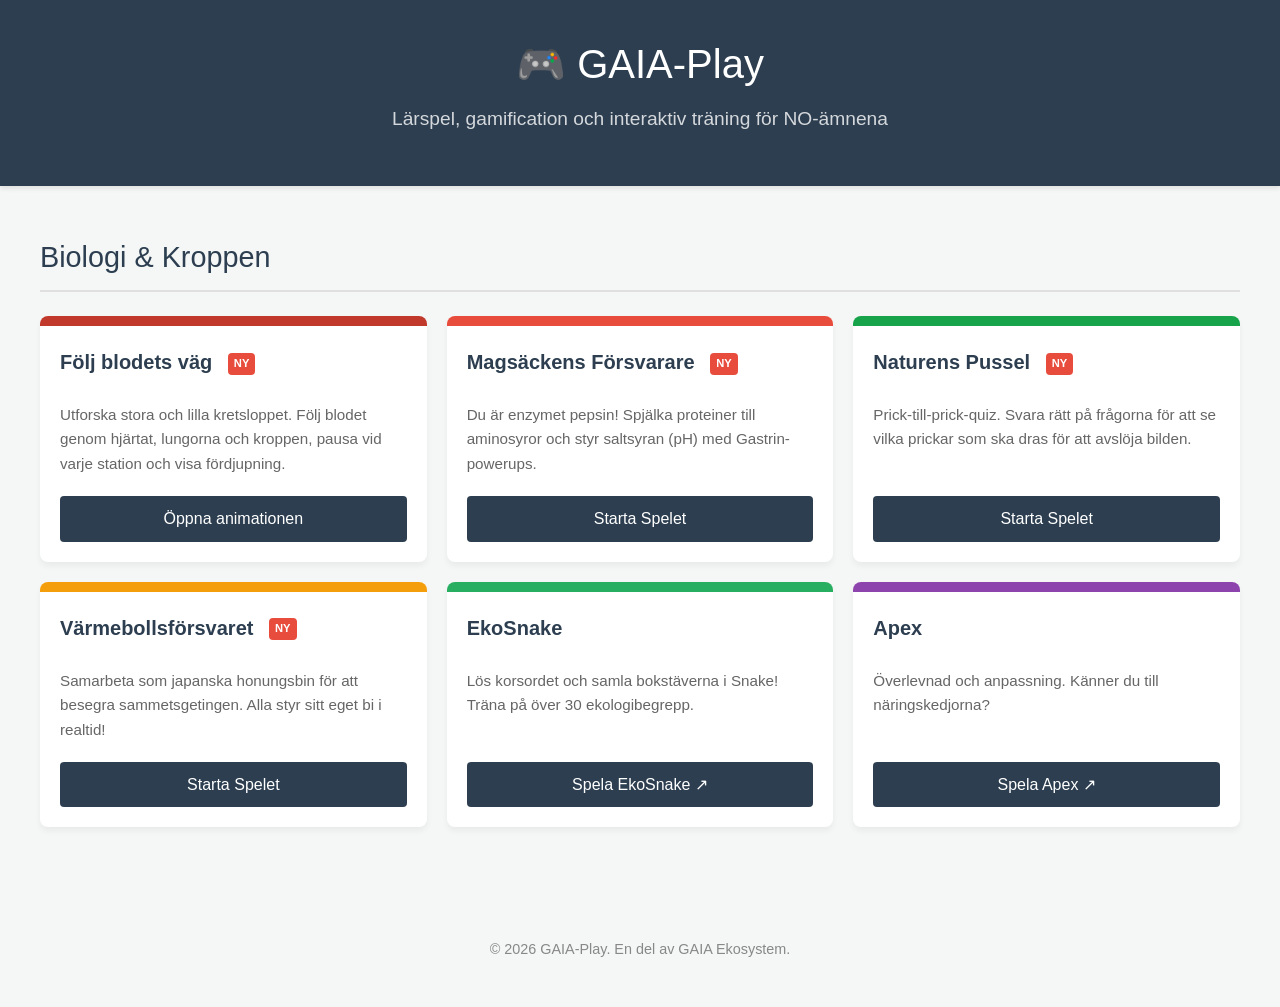
<file: index.html>
<!DOCTYPE html>
<html lang="sv">

<head>
    <meta charset="UTF-8">
    <meta name="viewport" content="width=device-width, initial-scale=1.0">
    <title>GAIA-Play | Pedagogiska Lärspel</title>
    <style>
        :root {
            --primary-color: #2c3e50;
            --accent-color: #e74c3c;
            --bg-color: #f4f7f6;
            --card-bg: #ffffff;
            --text-color: #333;
        }

        body {
            font-family: 'Segoe UI', Tahoma, Geneva, Verdana, sans-serif;
            background-color: var(--bg-color);
            color: var(--text-color);
            margin: 0;
            padding: 0;
            line-height: 1.6;
        }

        header {
            background-color: var(--primary-color);
            color: white;
            padding: 2rem 0;
            text-align: center;
            box-shadow: 0 2px 5px rgba(0, 0, 0, 0.1);
        }

        header h1 {
            margin: 0;
            font-size: 2.5rem;
            font-weight: 300;
        }

        header p {
            margin-top: 0.5rem;
            opacity: 0.8;
            font-size: 1.2rem;
        }

        .container {
            max-width: 1200px;
            margin: 2rem auto;
            padding: 0 20px;
        }

        .category-header {
            border-bottom: 2px solid #e0e0e0;
            padding-bottom: 10px;
            margin-top: 3rem;
            margin-bottom: 1.5rem;
            color: var(--primary-color);
            font-size: 1.8rem;
            font-weight: 300;
        }

        .grid {
            display: grid;
            grid-template-columns: repeat(auto-fill, minmax(300px, 1fr));
            gap: 20px;
        }

        .card {
            background-color: var(--card-bg);
            border-radius: 8px;
            overflow: hidden;
            box-shadow: 0 4px 6px rgba(0, 0, 0, 0.05);
            transition: transform 0.2s, box-shadow 0.2s;
            display: flex;
            flex-direction: column;
        }

        .card:hover {
            transform: translateY(-5px);
            box-shadow: 0 8px 15px rgba(0, 0, 0, 0.1);
        }

        .card-header {
            background-color: var(--accent-color);
            height: 10px;
        }

        .card-body {
            padding: 20px;
            flex-grow: 1;
            display: flex;
            flex-direction: column;
        }

        .card-title {
            margin: 0 0 10px 0;
            font-size: 1.25rem;
            color: var(--primary-color);
        }

        .card-text {
            font-size: 0.95rem;
            color: #666;
            margin-bottom: 20px;
            flex-grow: 1;
        }

        .btn {
            display: inline-block;
            background-color: var(--primary-color);
            color: white;
            padding: 10px 20px;
            text-decoration: none;
            border-radius: 4px;
            text-align: center;
            transition: background-color 0.2s;
            margin-top: auto;
        }

        .btn:hover {
            background-color: #34495e;
        }

        .badge {
            display: inline-block;
            background-color: var(--accent-color);
            color: white;
            font-size: 0.7rem;
            font-weight: bold;
            padding: 2px 6px;
            border-radius: 4px;
            margin-left: 10px;
            vertical-align: middle;
        }

        footer {
            text-align: center;
            padding: 2rem 0;
            margin-top: 4rem;
            color: #888;
            font-size: 0.9rem;
        }
    </style>
</head>

<body>

    <header>
        <h1>🎮 GAIA-Play</h1>
        <p>Lärspel, gamification och interaktiv träning för NO-ämnena</p>
    </header>

    <div class="container">

        <h2 class="category-header">Biologi & Kroppen</h2>
        <div class="grid">
            
            <!-- Blodomloppet -->
            <div class="card">
                <div class="card-header" style="background-color: #c0392b;"></div>
                <div class="card-body">
                    <h3 class="card-title">Följ blodets väg <span class="badge">NY</span></h3>
                    <p class="card-text">Utforska stora och lilla kretsloppet. Följ blodet genom hjärtat, lungorna och kroppen, pausa vid varje station och visa fördjupning.</p>
                    <a href="blodomloppet/index.html" class="btn">Öppna animationen</a>
                </div>
            </div>

            <!-- Magsäckens Försvarare -->
            <div class="card">
                <div class="card-header" style="background-color: #e74c3c;"></div>
                <div class="card-body">
                    <h3 class="card-title">Magsäckens Försvarare <span class="badge">NY</span></h3>
                    <p class="card-text">Du är enzymet pepsin! Spjälka proteiner till aminosyror och styr saltsyran (pH) med Gastrin-powerups.</p>
                    <a href="proteinspjalkning/index.html" class="btn">Starta Spelet</a>
                </div>
            </div>

            <!-- Naturens Pussel -->
            <div class="card">
                <div class="card-header" style="background-color: #16a34a;"></div>
                <div class="card-body">
                    <h3 class="card-title">Naturens Pussel <span class="badge">NY</span></h3>
                    <p class="card-text">Prick-till-prick-quiz. Svara rätt på frågorna för att se vilka prickar som ska dras för att avslöja bilden.</p>
                    <a href="naturens_pussel/index.html" class="btn">Starta Spelet</a>
                </div>
            </div>

            <!-- Värmebollsförsvaret -->
            <div class="card">
                <div class="card-header" style="background-color: #f59e0b;"></div>
                <div class="card-body">
                    <h3 class="card-title">Värmebollsförsvaret <span class="badge">NY</span></h3>
                    <p class="card-text">Samarbeta som japanska honungsbin för att besegra sammetsgetingen. Alla styr sitt eget bi i realtid!</p>
                    <a href="../soundpulse/varmebollen/index.html" class="btn">Starta Spelet</a>
                </div>
            </div>

            <!-- EkoSnake (External Link) -->
            <div class="card">
                <div class="card-header" style="background-color: #27ae60;"></div>
                <div class="card-body">
                    <h3 class="card-title">EkoSnake</h3>
                    <p class="card-text">Lös korsordet och samla bokstäverna i Snake! Träna på över 30 ekologibegrepp.</p>
                    <a href="https://hktcr.github.io/q/ekosnake.html" target="_blank" class="btn">Spela EkoSnake ↗</a>
                </div>
            </div>

            <!-- Apex (External Link) -->
            <div class="card">
                <div class="card-header" style="background-color: #8e44ad;"></div>
                <div class="card-body">
                    <h3 class="card-title">Apex</h3>
                    <p class="card-text">Överlevnad och anpassning. Känner du till näringskedjorna?</p>
                    <a href="https://hktcr.github.io/q/apex-39x5.html" target="_blank" class="btn">Spela Apex ↗</a>
                </div>
            </div>
            
        </div>
        
    </div>

    <footer>
        <p>&copy; 2026 GAIA-Play. En del av GAIA Ekosystem.</p>
    </footer>

</body>

</html>
</file>
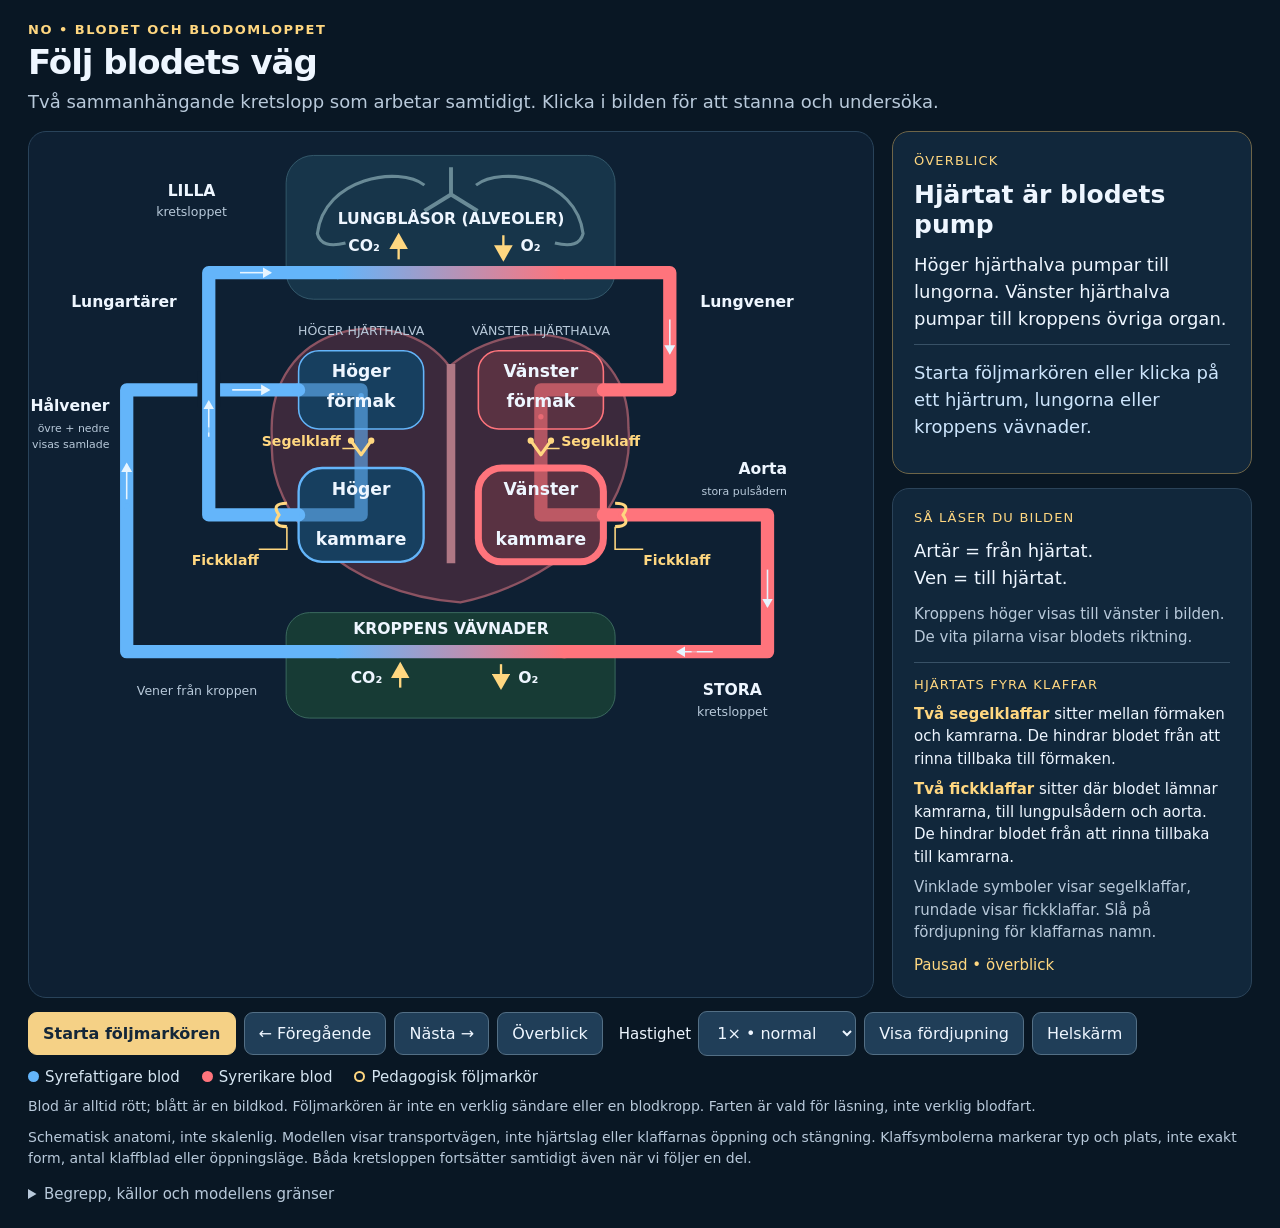
<file: blodomloppet/index.html>
<!doctype html><html lang="sv"><head><meta charset="utf-8"><meta name="viewport" content="width=device-width,initial-scale=1"><title>Blodet och blodomloppet – följ blodets väg</title><style>*{box-sizing:border-box}body{margin:0;background:#091724;color:#eef6ff;font:18px system-ui,-apple-system,Segoe UI,sans-serif}main{max-width:1640px;margin:auto;padding:22px 28px}h1{font-size:34px;letter-spacing:-1px;margin:0 0 6px}.intro{margin:0;color:#b8c9da;font-size:18px}.eyebrow{color:#ffd780;font-size:13px;font-weight:700;letter-spacing:1.5px;margin-bottom:5px}.layout{display:grid;grid-template-columns:minmax(0,1fr) 360px;gap:18px;margin-top:16px}.canvas{background:#0e2033;border:1px solid #29435a;border-radius:18px;overflow:hidden}svg{display:block;width:100%;height:auto;max-height:calc(100vh - 290px);min-height:440px}svg text{font-family:inherit;fill:#eef6ff}.label{font-size:20px;font-weight:650}.small{font-size:16px;fill:#b8c9da}.tiny{font-size:14px;fill:#b8c9da}.chamber{font-size:22px;font-weight:750}.pipe{fill:none;stroke-width:17;stroke-linecap:round;stroke-linejoin:round}.detail{display:none}body.expanded .detail{display:initial}.hotspot{fill:#fff;fill-opacity:0;stroke:#ffd780;stroke-opacity:0;stroke-width:3;cursor:pointer}.hotspot:hover{fill-opacity:.03;stroke-opacity:.6}.hotspot:focus,.hotspot.selected{outline:none;stroke-opacity:1;stroke-width:4}.side{display:flex;flex-direction:column;gap:14px}.card{background:#11273b;border:1px solid #2b4359;border-radius:17px;padding:21px}#info{border-color:#6e6548;min-height:330px}.station{font-size:13px;text-transform:uppercase;letter-spacing:1.2px;color:#ffd780}h2{font-size:25px;line-height:1.18;margin:12px 0}p{line-height:1.5}.card p{margin:12px 0}.card small{font-size:15px;line-height:1.5;color:#b8c9da;display:block}.valve-guide{font-size:15px;line-height:1.5;border-top:1px solid #385166;margin-top:14px;padding-top:12px}.valve-guide p{margin:8px 0}.valve-guide strong{color:#ffd780}.context{border-top:1px solid #385166;padding-top:14px;color:#cde5fc}.blue{color:#83c6ff}.red{color:#ff9097}.meta{font-size:14px;color:#b8c9da}.controls{display:flex;align-items:center;gap:8px;flex-wrap:wrap;margin-top:13px}button,select{font:inherit;font-size:16px;color:#eef6ff;background:#203e58;border:1px solid #536f85;border-radius:9px;padding:11px 14px;cursor:pointer}button:hover{background:#2d5370}button:focus-visible,select:focus-visible,summary:focus-visible{outline:3px solid #ffd780;outline-offset:3px}.primary{background:#f5d186;color:#142739;font-weight:750;border-color:#f5d186}.primary:hover{background:#ffe2a6}button[aria-pressed="true"]{border-color:#ffd780;box-shadow:inset 0 0 0 1px #ffd780}.speed{display:flex;align-items:center;gap:7px;font-size:15px;margin-left:8px}.legend{display:flex;gap:22px;flex-wrap:wrap;font-size:15px;margin-top:12px;color:#d5e5f1}.swatch{display:inline-block;width:11px;height:11px;border-radius:100%;margin-right:6px}.ring{background:transparent;border:2px solid #ffd780}.note{font-size:14px;color:#b8c9da;margin:10px 0 0;line-height:1.5}details{font-size:15px;color:#b8c9da;margin-top:14px;line-height:1.55}summary{cursor:pointer}a{color:#abd7ff}#status{font-size:15px;color:#ffd780;margin:10px 0 0}#detailText{display:none}body.expanded #detailText{display:block}.visually-hidden{position:absolute;width:1px;height:1px;padding:0;margin:-1px;overflow:hidden;clip:rect(0,0,0,0);white-space:nowrap;border:0}@media(max-width:1050px){svg{max-height:none;min-height:0}main{padding:18px}.layout{grid-template-columns:1fr}.side{display:grid;grid-template-columns:1fr 1fr}#info{min-height:0}.controls{gap:7px}h1{font-size:30px}}@media(max-width:620px){.side{display:flex}h1{font-size:26px}.intro{font-size:16px}button,select{font-size:14px;padding:10px}.speed{margin-left:0}.card{padding:17px}.legend{gap:12px}.canvas{overflow-x:auto}svg{min-width:640px}}@media(prefers-reduced-motion:reduce){*{scroll-behavior:auto}}</style></head><body><main><header><div class="eyebrow">NO • BLODET OCH BLODOMLOPPET</div><h1>Följ blodets väg</h1><p class="intro">Två sammanhängande kretslopp som arbetar samtidigt. Klicka i bilden för att stanna och undersöka.</p></header><div class="layout"><section class="canvas" aria-label="Interaktiv modell av blodomloppet"><svg id="diagram" viewBox="0 0 1080 775" role="group" aria-labelledby="svgtitle svgdesc"><title id="svgtitle">Stora och lilla kretsloppet</title><desc id="svgdesc">Höger hjärthalva visas till vänster i bilden. Syrefattigare blod går från hålvenerna genom höger förmak, trikuspidalklaffen och höger kammare, genom pulmonalisklaffen och lungartärerna till lungorna. Syrerikare blod återkommer via lungvener, vänster förmak, mitralisklaff och vänster kammare, passerar aortaklaffen och går via aorta till kroppens kapillärer och via vener tillbaka. Färgerna är symboliska.</desc>
<defs><linearGradient id="lunggrad" gradientUnits="userSpaceOnUse" x1="395" x2="685" y1="180" y2="180"><stop offset="0" stop-color="#64b5fa"/><stop offset="1" stop-color="#ff747c"/></linearGradient><linearGradient id="bodygrad" gradientUnits="userSpaceOnUse" x1="395" x2="685" y1="665" y2="665"><stop offset="0" stop-color="#64b5fa"/><stop offset="1" stop-color="#ff747c"/></linearGradient><marker id="arrowO" markerWidth="8" markerHeight="8" refX="6" refY="4" orient="auto"><path d="M0 0L7 4L0 8Z" fill="#ffd780"/></marker><marker id="arrowW" markerWidth="7" markerHeight="7" refX="5" refY="3.5" orient="auto"><path d="M0 0L6 3.5L0 7Z" fill="#e7f5ff"/></marker></defs>
<!-- Organ fields and a deliberately schematic four-chamber cutaway. -->
<rect x="329" y="30" width="421" height="184" rx="35" fill="#17354a" stroke="#3d6476"/><path d="M506 68 C474 43 378 58 369 130 Q374 150 405 142 M572 68 C604 43 700 58 709 130 Q704 150 673 142" fill="none" stroke="#698a96" stroke-width="4"/><path d="M540 45V80M540 80L506 101M540 80L574 101" stroke="#698a96" stroke-width="5" fill="none"/>
<text x="540" y="118" text-anchor="middle" class="label">LUNGBLÅSOR (ALVEOLER)</text><text x="540" y="205" text-anchor="middle" class="detail tiny">Lungkapillärer • gasutbyte genom tunna väggar</text>
<path d="M538 300 C475 215 300 240 311 394 C304 494 406 591 552 602 C659 579 778 498 767 378 C768 254 628 226 538 300Z" fill="#3b293c" stroke="#8c5362" stroke-width="3"/>
<text x="425" y="260" text-anchor="middle" class="small">HÖGER HJÄRTHALVA</text><text x="655" y="260" text-anchor="middle" class="small">VÄNSTER HJÄRTHALVA</text>
<rect x="345" y="280" width="160" height="100" rx="26" fill="#173f5f" stroke="#64b5fa" stroke-width="2"/><rect x="345" y="430" width="160" height="120" rx="30" fill="#173f5f" stroke="#64b5fa" stroke-width="3"/><rect x="575" y="280" width="160" height="100" rx="26" fill="#593242" stroke="#ff747c" stroke-width="2"/><rect x="575" y="430" width="160" height="120" rx="30" fill="#593242" stroke="#ff747c" stroke-width="9"/>
<path d="M540 297V552" stroke="#af7784" stroke-width="11"/><text x="540" y="579" text-anchor="middle" class="detail tiny">Skiljevägg • blodet blandas normalt inte här</text>
<rect x="329" y="615" width="421" height="135" rx="30" fill="#173b35" stroke="#46796a"/><text x="540" y="642" text-anchor="middle" class="label">KROPPENS VÄVNADER</text><text x="540" y="739" text-anchor="middle" class="detail tiny">Kapillärer ↔ vävnadsvätska ↔ celler</text>
<!-- Directed paths in their physiological order. -->
<g id="pipes">
<path id="p0" class="pipe" stroke="#64b5fa" d="M395 665 H125 V330 H345"/>
<path id="p1" class="pipe" stroke="#64b5fa" d="M345 330 H425 V490 H345" opacity=".60"/>
<path d="M230 307 V353" stroke="#0e2033" stroke-width="29" fill="none"/>
<path id="p2" class="pipe" stroke="#64b5fa" d="M345 490 H230 V180 H395"/>
<path id="p3" class="pipe" stroke="url(#lunggrad)" d="M395 180 H685"/>
<path id="p4" class="pipe" stroke="#ff747c" d="M685 180 H820 V330 H735"/>
<path id="p5" class="pipe" stroke="#ff747c" d="M735 330 H655 V490 H735" opacity=".60"/>
<path id="p6" class="pipe" stroke="#ff747c" d="M735 490 H945 V665 H685"/>
<path id="p7" class="pipe" stroke="url(#bodygrad)" d="M685 665 H395"/>
</g>
<g fill="none" stroke="#e7f5ff" stroke-width="2" marker-end="url(#arrowW)"><path d="M125 470V425"/><path d="M260 330H307"/><path d="M230 390V345"/><path d="M270 180H309"/><path d="M820 240V283"/><path d="M945 560V607"/><path d="M875 665H830"/></g>
<g id="particles"></g>
<!-- Schematic valve-type symbols: angular AV valves and rounded outflow valves. No cardiac-cycle timing. -->
<g id="valves" stroke="#ffd780" stroke-width="4" stroke-linejoin="round" fill="none">
<g role="img" aria-label="Segelklaff mellan höger förmak och höger kammare"><title>Segelklaff: trikuspidalklaffen</title><path d="M412 395L425 413L438 395"/><circle cx="412" cy="395" r="2" fill="#ffd780"/><circle cx="438" cy="395" r="2" fill="#ffd780"/></g>
<g role="img" aria-label="Segelklaff mellan vänster förmak och vänster kammare"><title>Segelklaff: mitralisklaffen</title><path d="M642 395L655 413L668 395"/><circle cx="642" cy="395" r="2" fill="#ffd780"/><circle cx="668" cy="395" r="2" fill="#ffd780"/></g>
<g role="img" aria-label="Fickklaff från höger kammare till lungartärerna"><title>Fickklaff: pulmonalisklaffen</title><path d="M330 475Q309 475 320 490Q309 505 330 505"/></g>
<g role="img" aria-label="Fickklaff från vänster kammare till aorta"><title>Fickklaff: aortaklaffen</title><path d="M750 475Q771 475 760 490Q771 505 750 505"/></g>
</g>
<g class="chamber" text-anchor="middle"><text x="425" y="313">Höger</text><text x="425" y="352">förmak</text><text x="425" y="465">Höger</text><text x="425" y="529">kammare</text><text x="655" y="313">Vänster</text><text x="655" y="352">förmak</text><text x="655" y="465">Vänster</text><text x="655" y="529">kammare</text></g>
<g class="valve-labels" fill="#ffd780" font-size="18" font-weight="650">
<text x="399" y="402" text-anchor="end" style="fill:#ffd780">Segelklaff</text><text x="681" y="402" style="fill:#ffd780">Segelklaff</text>
<text x="294" y="554" text-anchor="end" style="fill:#ffd780">Fickklaff</text><text x="786" y="554" style="fill:#ffd780">Fickklaff</text>
</g>
<g fill="none" stroke="#ffd780" stroke-width="2"><path d="M401 405H419M661 405H679M330 505V534H294M750 505V534H786"/></g>
<text x="399" y="422" text-anchor="end" class="detail tiny">Trikuspidalklaff</text><text x="681" y="422" class="detail tiny">Mitralisklaff</text>
<text x="294" y="576" text-anchor="end" class="detail tiny">Pulmonalisklaff</text><text x="786" y="576" class="detail tiny">Aortaklaff</text>
<text x="208" y="82" class="label" text-anchor="middle">LILLA</text><text x="208" y="108" class="small" text-anchor="middle">kretsloppet</text><text x="189" y="224" class="label" text-anchor="end">Lungartärer</text><text x="859" y="224" class="label">Lungvener</text>
<text x="103" y="357" text-anchor="end" class="label">Hålvener</text><text x="103" y="384" text-anchor="end" class="tiny">övre + nedre</text><text x="103" y="405" text-anchor="end" class="tiny">visas samlade</text>
<text x="970" y="438" class="label" text-anchor="end">Aorta</text><text x="970" y="464" class="tiny" text-anchor="end">stora pulsådern</text>
<text x="215" y="720" class="small" text-anchor="middle">Vener från kroppen</text><text x="900" y="720" class="label" text-anchor="middle">STORA</text><text x="900" y="747" class="small" text-anchor="middle">kretsloppet</text>
<!-- Gas exchange arrows: distinct from flow arrows. -->
<g stroke="#ffd780" stroke-width="3" fill="none" marker-end="url(#arrowO)"><path d="M473 163V132"/><path d="M607 132V163"/><path d="M604 681V711"/><path d="M475 711V681"/></g>
<text x="449" y="152" class="label" text-anchor="end">CO₂</text><text x="629" y="152" class="label">O₂</text><text x="452" y="705" class="label" text-anchor="end">CO₂</text><text x="626" y="705" class="label">O₂</text>
<g id="hotspots">
<rect class="hotspot" data-topic="ra" x="345" y="280" width="160" height="100" rx="26" role="button" tabindex="0" aria-label="Höger förmak: pausa och förklara"><title>Höger förmak: klicka för att pausa och läsa</title></rect>
<rect class="hotspot" data-topic="rv" x="345" y="430" width="160" height="120" rx="30" role="button" tabindex="0" aria-label="Höger kammare: pausa och förklara"><title>Höger kammare: klicka för att pausa och läsa</title></rect>
<rect class="hotspot" data-topic="la" x="575" y="280" width="160" height="100" rx="26" role="button" tabindex="0" aria-label="Vänster förmak: pausa och förklara"><title>Vänster förmak: klicka för att pausa och läsa</title></rect>
<rect class="hotspot" data-topic="lv" x="575" y="430" width="160" height="120" rx="30" role="button" tabindex="0" aria-label="Vänster kammare: pausa och förklara"><title>Vänster kammare: klicka för att pausa och läsa</title></rect>
<rect class="hotspot" data-topic="lung" x="329" y="30" width="421" height="184" rx="35" role="button" tabindex="0" aria-label="Lungorna: pausa och förklara"><title>Lungorna: klicka för att pausa och läsa</title></rect>
<rect class="hotspot" data-topic="body" x="329" y="615" width="421" height="135" rx="30" role="button" tabindex="0" aria-label="Kroppens vävnader: pausa och förklara"><title>Kroppens vävnader: klicka för att pausa och läsa</title></rect>
</g><g id="tracker" aria-hidden="true" pointer-events="none"><circle r="15" fill="#091724" stroke="#ffd780" stroke-width="4"/><circle r="4" fill="#ffd780"/></g></svg></section><aside class="side"><section id="info" class="card" aria-live="polite" aria-atomic="true"><div id="station" class="station">Överblick</div><h2 id="infoTitle">Hjärtat är blodets pump</h2><p id="infoText">Höger hjärthalva pumpar till lungorna. Vänster hjärthalva pumpar till kroppens övriga organ.</p><p id="transport" class="context">Starta följmarkören eller klicka på ett hjärtrum, lungorna eller kroppens vävnader.</p><small id="detailText"></small></section><section class="card"><div class="station">Så läser du bilden</div><p>Artär = från hjärtat.<br>Ven = till hjärtat.</p><small>Kroppens höger visas till vänster i bilden. De vita pilarna visar blodets riktning.</small><div class="valve-guide"><div class="station">Hjärtats fyra klaffar</div><p><strong>Två segelklaffar</strong> sitter mellan förmaken och kamrarna. De hindrar blodet från att rinna tillbaka till förmaken.</p><p><strong>Två fickklaffar</strong> sitter där blodet lämnar kamrarna, till lungpulsådern och aorta. De hindrar blodet från att rinna tillbaka till kamrarna.</p><small>Vinklade symboler visar segelklaffar, rundade visar fickklaffar. Slå på fördjupning för klaffarnas namn.</small></div><p id="status" role="status">Pausad • överblick</p></section></aside></div><div class="controls" role="group" aria-label="Animationskontroller"><button id="play" class="primary">Starta följmarkören</button><button id="back" aria-label="Föregående station och pausa">← Föregående</button><button id="next" aria-label="Nästa station och pausa">Nästa →</button><button id="overview">Överblick</button><label class="speed">Hastighet <select id="speed"><option value="0.5">0,5× • lugn</option><option value="1" selected>1× • normal</option><option value="1.5">1,5× • snabb</option></select></label><button id="details" aria-pressed="false">Visa fördjupning</button><button id="full">Helskärm</button></div><div class="legend"><span><i class="swatch" style="background:#64b5fa"></i>Syrefattigare blod</span><span><i class="swatch" style="background:#ff747c"></i>Syrerikare blod</span><span><i class="swatch ring"></i>Pedagogisk följmarkör</span></div><p class="note">Blod är alltid rött; blått är en bildkod. Följmarkören är inte en verklig sändare eller en blodkropp. Farten är vald för läsning, inte verklig blodfart.</p><p class="note">Schematisk anatomi, inte skalenlig. Modellen visar transportvägen, inte hjärtslag eller klaffarnas öppning och stängning. Klaffsymbolerna markerar typ och plats, inte exakt form, antal klaffblad eller öppningsläge. Båda kretsloppen fortsätter samtidigt även när vi följer en del.</p><details><summary>Begrepp, källor och modellens gränser</summary><p>Begreppen anknyter till ”Blodet och blodomloppet”, ”Hjärtat” och ”Andningen” i ENKEL Biologi 7–9, del 2 (Tengnäs Läromedel, trycksidor 14–16 och 19). Häftets begrepp används, men dess missvisande formuleringar om bland annat röda blodkroppars näringstransport och blodkärlens färger har inte förts över.</p><p>Grundvyn visar transportvägen och de två klafftyperna. Fördjupning visar de fyra klaffarnas namn samt fler detaljer om gastransport. Dessa tillägg är förklaringar, inte nya provkrav.</p><p>Syre transporteras främst bundet till hemoglobin i röda blodkroppar. Näring, exempelvis druvsocker (glukos), transporteras i blodplasma. Koldioxid transporteras främst som bikarbonat i plasma, men också bundet till hemoglobin och löst i blodet. Bikarbonat bildas till stor del med hjälp av enzym i röda blodkroppar. Både syrerikare och syrefattigare blod innehåller syre och koldioxid.</p><p>Modellen avser normal cirkulation efter födseln. Lungkretsloppet och kroppskretsloppet är seriekopplade. Kärlens grenar, leverns portakretslopp och hjärtats kranskärl visas inte. Övre och nedre hålven visas samlade. Kärlkorsningen till vänster om hjärtat är en över/underpassage, ingen förbindelse. Gasernas nettotransport styrs av skillnader i partialtryck. Färgövergång, avstånd, punktantal, markeringsfart och hjärtväggar är förenklade och visar inga mätvärden.</p><p>Källkontroll 14 oktober 2026, klafförtydligande 15 oktober 2026: <a href="https://www.1177.se/liv--halsa/sa-fungerar-kroppen/hjarta-och-blodomlopp/">1177: Så fungerar hjärtat och blodomloppet</a>; <a href="https://www.nhlbi.nih.gov/health/heart/blood-flow">NHLBI: How Blood Flows through the Heart</a>; <a href="https://www.nhlbi.nih.gov/health/heart/anatomy">NHLBI: What the Heart Looks Like</a>; <a href="https://www.nhlbi.nih.gov/health/lungs">NHLBI: How the Lungs Work</a>; <a href="https://www.1177.se/Skane/liv--halsa/sa-fungerar-kroppen/blodet/">1177: Så fungerar blodet</a>; <a href="https://www.ncbi.nlm.nih.gov/books/NBK532988/">NCBI Bookshelf: Physiology, Carbon Dioxide Transport</a>.</p><p>Filen fungerar utan internet. Tabba till bildens sex klickytor och tryck Enter eller mellanslag. Utanför knappar och formulärfält: mellanslag spelar/pausar, vänster/höger pil byter station och pausar. Startläget är alltid pausat.</p></details></main><script>
const $=id=>document.getElementById(id),NS='http://www.w3.org/2000/svg';
const paths=Array.from(document.querySelectorAll('.pipe')),lengths=paths.map(p=>p.getTotalLength()),starts=[];let total=0;lengths.forEach(n=>{starts.push(total);total+=n});
const topics=[
{id:'veins',pos:0,title:'Venerna för blod tillbaka',text:'Från kroppens kapillärer går blodet genom vener och hålvener till höger förmak.',cargo:'Här är blodet syrefattigare och för med sig koldioxid från vävnaderna.',extra:'Övre och nedre hålven visas som en gemensam väg. Syrefattigare blod innehåller fortfarande syre.'},
{id:'ra',pos:starts[1],title:'Höger förmak',text:'Tar emot blod från hålvenerna. Blodet går vidare genom en segelklaff till höger kammare. Klaffen hindrar blodet från att rinna tillbaka till förmaket.',cargo:'Nästa del av vägen: höger kammare → lungorna.',extra:'Klaffen mellan höger förmak och höger kammare heter trikuspidalklaffen.'},
{id:'rv',pos:starts[1]+180,title:'Höger kammare',text:'Pumpar blod genom en fickklaff och ut i lungartärerna. Klaffen hindrar blodet från att rinna tillbaka till kammaren. Härifrån går blodet mot lungorna.',cargo:'Lilla kretsloppet: höger kammare → lungor → vänster förmak.',extra:'Utflödesklaffen heter pulmonalisklaffen. Höger kammare och vänster kammare pumpar samtidigt.'},
{id:'pa',pos:starts[2],title:'Lungartärerna',text:'Leder blod från höger kammare till lungornas kapillärer.',cargo:'Artär betyder från hjärtat. Lungartärerna för syrefattigare blod.',extra:'Blodet passerar pulmonalisklaffen innan det kommer ut i lungartärerna.'},
{id:'lung',pos:starts[3],title:'Lungblåsor och kapillärer',text:'Syre går från lungblåsorna till blodet. Koldioxid går från blodet till lungblåsorna och andas ut.',cargo:'Blodet blir syrerikare. Syret binds främst till hemoglobin i röda blodkroppar.',extra:'Lungblåsor kallas alveoler. Syre och koldioxid diffunderar över tunna väggar; nettotransporten följer skillnader i partialtryck.'},
{id:'pv',pos:starts[4],title:'Lungvenerna',text:'Leder blod från lungorna tillbaka till vänster förmak.',cargo:'Ven betyder till hjärtat. Lungvenerna för syrerikare blod.',extra:'Lilla kretsloppet slutar vid vänster förmak. Syrerikare blod innehåller också koldioxid.'},
{id:'la',pos:starts[5],title:'Vänster förmak',text:'Tar emot blod från lungvenerna. Blodet går genom en segelklaff till vänster kammare. Klaffen hindrar blodet från att rinna tillbaka till förmaket.',cargo:'Nästa del av vägen: vänster kammare → kroppens organ.',extra:'Klaffen mellan vänster förmak och vänster kammare heter mitralisklaffen.'},
{id:'lv',pos:starts[5]+180,title:'Vänster kammare',text:'Pumpar blod genom en fickklaff till aorta, som också kallas stora pulsådern. Klaffen hindrar blodet från att rinna tillbaka till kammaren.',cargo:'Stora kretsloppet: vänster kammare → kroppen → höger förmak.',extra:'Utflödesklaffen heter aortaklaffen. Vänster kammare har kraftigare muskelvägg eftersom den pumpar mot högre tryck.'},
{id:'aorta',pos:starts[6],title:'Aorta – stora pulsådern',text:'Aorta förgrenas i artärer som leder blod till kroppens organ och deras kapillärer.',cargo:'Syre följer främst med röda blodkroppar. Näring, t.ex. druvsocker (glukos), finns i blodplasman.',extra:'Druvsocker heter också glukos. Alla ämnen sitter inte på samma transportör; följmarkören visar bara färdvägen.'},
{id:'body',pos:starts[7],title:'Kroppens kapillärer och celler',text:'Syre och näring lämnar blodet och når cellerna. Koldioxid från cellerna går till blodet.',cargo:'Vävnader består av celler. Blodet blir syrefattigare och återvänder genom vener.',extra:'Utbytet sker via vävnadsvätskan. Syre används i cellandningen. Koldioxid transporteras främst som bikarbonat i plasma, men även bundet till hemoglobin och löst i blodet.'}
];
const hotspots=Array.from(document.querySelectorAll('.hotspot'));const dots=[];for(let i=0;i<16;i++){const e=document.createElementNS(NS,'circle');e.setAttribute('r','3.4');e.setAttribute('opacity','.65');$('particles').append(e);dots.push(e)}
let q=1,elapsed=0,playing=false,following=false,speed=1,active=-1,expanded=false,inspecting=false,last=null;
function normalized(n,m){return((n%m)+m)%m}
function locate(distance){let d=normalized(distance,total),i=0;while(i<paths.length-1&&d>lengths[i]){d-=lengths[i];i++}const p=paths[i].getPointAtLength(d);return{...p,x:p.x,y:p.y,i,d}}
function color(i,d){let f=i<3?0:i===3?d/lengths[i]:i<7?1:1-d/lengths[i],a=[100,181,250],b=[255,116,124];return'rgb('+a.map((v,k)=>Math.round(v+(b[k]-v)*f)).join(',')+')'}
function showInfo(i){if(active===i)return;active=i;const item=topics[i];$('station').textContent=inspecting?'Vald struktur • rörelsen är pausad':'Följ blodets väg • '+(i+1)+' / '+topics.length;$('infoTitle').textContent=item.title;$('infoText').textContent=item.text;$('transport').textContent=item.cargo;$('detailText').textContent=item.extra;hotspots.forEach(e=>e.classList.toggle('selected',e.dataset.topic===item.id))}
function sync(){ $('info').setAttribute('aria-live',playing?'off':'polite');$('play').textContent=playing?'Pausa':following?'Fortsätt':'Starta följmarkören';$('play').setAttribute('aria-pressed',String(playing));$('status').textContent=playing?'Följer blodets väg • '+String(speed).replace('.',',')+'×':following?'Pausad • markör vid '+topics[Math.floor(normalized(q,topics.length))].title:inspecting?'Pausad • vald struktur':'Pausad • överblick';$('tracker').style.display=following?'':'none';}
function render(){dots.forEach((e,k)=>{const p=locate(elapsed*50+k*total/dots.length);e.setAttribute('cx',p.x);e.setAttribute('cy',p.y);e.setAttribute('fill',color(p.i,p.d));e.style.visibility=p.i===0&&p.y===330&&p.x>215&&p.x<245?'hidden':'visible'});if(following){const idx=Math.floor(normalized(q,topics.length)),f=normalized(q,1),start=topics[idx].pos,end=idx+1<topics.length?topics[idx+1].pos:total;const p=locate(start+f*(end-start));$('tracker').setAttribute('transform','translate('+p.x+' '+p.y+')');$('tracker').style.visibility=p.i===0&&p.y===330&&p.x>211&&p.x<249?'hidden':'visible';if(!inspecting)showInfo(idx)}}
function toggle(){following=true;inspecting=false;active=-1;playing=!playing;sync();render()}
function choose(i){inspecting=false;q=normalized(i,topics.length)+.32;following=true;playing=false;active=-1;sync();render()}
function inspect(i){playing=false;inspecting=true;active=-1;sync();showInfo(i);render()}
function overview(){playing=false;inspecting=false;following=false;active=-1;$('station').textContent='Överblick';$('infoTitle').textContent='Hjärtat är blodets pump';$('infoText').textContent='Höger hjärthalva pumpar till lungorna. Vänster hjärthalva pumpar till kroppens övriga organ.';$('transport').textContent='Starta följmarkören eller klicka på ett hjärtrum, lungorna eller kroppens vävnader.';$('detailText').textContent='Kretsloppen är seriekopplade och arbetar samtidigt. Skiljeväggen håller normalt höger och vänster hjärthalvas blod åtskilda.';hotspots.forEach(e=>e.classList.remove('selected'));sync();render()}
$('play').addEventListener('click',toggle);$('next').addEventListener('click',()=>choose(inspecting?active+1:following?Math.floor(normalized(q,topics.length))+1:1));$('back').addEventListener('click',()=>choose(inspecting?active-1:following?Math.floor(normalized(q,topics.length))-1:0));$('overview').addEventListener('click',overview);$('speed').addEventListener('change',e=>{speed=Number(e.target.value);sync()});$('details').addEventListener('click',()=>{expanded=!expanded;document.body.classList.toggle('expanded',expanded);$('details').setAttribute('aria-pressed',String(expanded));$('details').textContent=expanded?'Dölj fördjupning':'Visa fördjupning'});$('full').addEventListener('click',async()=>{try{if(document.fullscreenElement)await document.exitFullscreen();else if(document.documentElement.requestFullscreen)await document.documentElement.requestFullscreen();else $('status').textContent='Helskärm saknas här. Använd webbläsarens helskärmsläge.'}catch{$('status').textContent='Helskärm kunde inte öppnas. Använd webbläsarens helskärmsläge.'}});
hotspots.forEach(e=>{const activate=()=>inspect(topics.findIndex(t=>t.id===e.dataset.topic));e.addEventListener('click',activate);e.addEventListener('keydown',ev=>{if(ev.key==='Enter'||ev.code==='Space'){ev.preventDefault();ev.stopPropagation();activate()}})});
document.addEventListener('keydown',e=>{if(e.defaultPrevented||/SELECT|BUTTON|INPUT|SUMMARY/.test(e.target.tagName)||e.target.closest?.('.hotspot'))return;if(e.code==='Space'){e.preventDefault();toggle()}else if(e.key==='ArrowRight'){e.preventDefault();choose(inspecting?active+1:following?Math.floor(normalized(q,topics.length))+1:1)}else if(e.key==='ArrowLeft'){e.preventDefault();choose(inspecting?active-1:following?Math.floor(normalized(q,topics.length))-1:0)}});
function tick(now){if(last!==null&&playing){const dt=Math.min((now-last)/1000,.1);elapsed+=dt*speed;q=normalized(q+dt*speed/7,topics.length)}last=now;render();requestAnimationFrame(tick)}
window.animationTest={getState:()=>({q,elapsed,playing,following,speed,active,expanded,inspecting}),choose,inspect,overview,topics:topics.map(({id,pos})=>({id,pos})),total,renderAt:(position,time=0)=>{q=position;elapsed=time;following=true;inspecting=false;playing=false;active=-1;sync();render()}};
overview();requestAnimationFrame(tick);
</script></body></html>
</file>
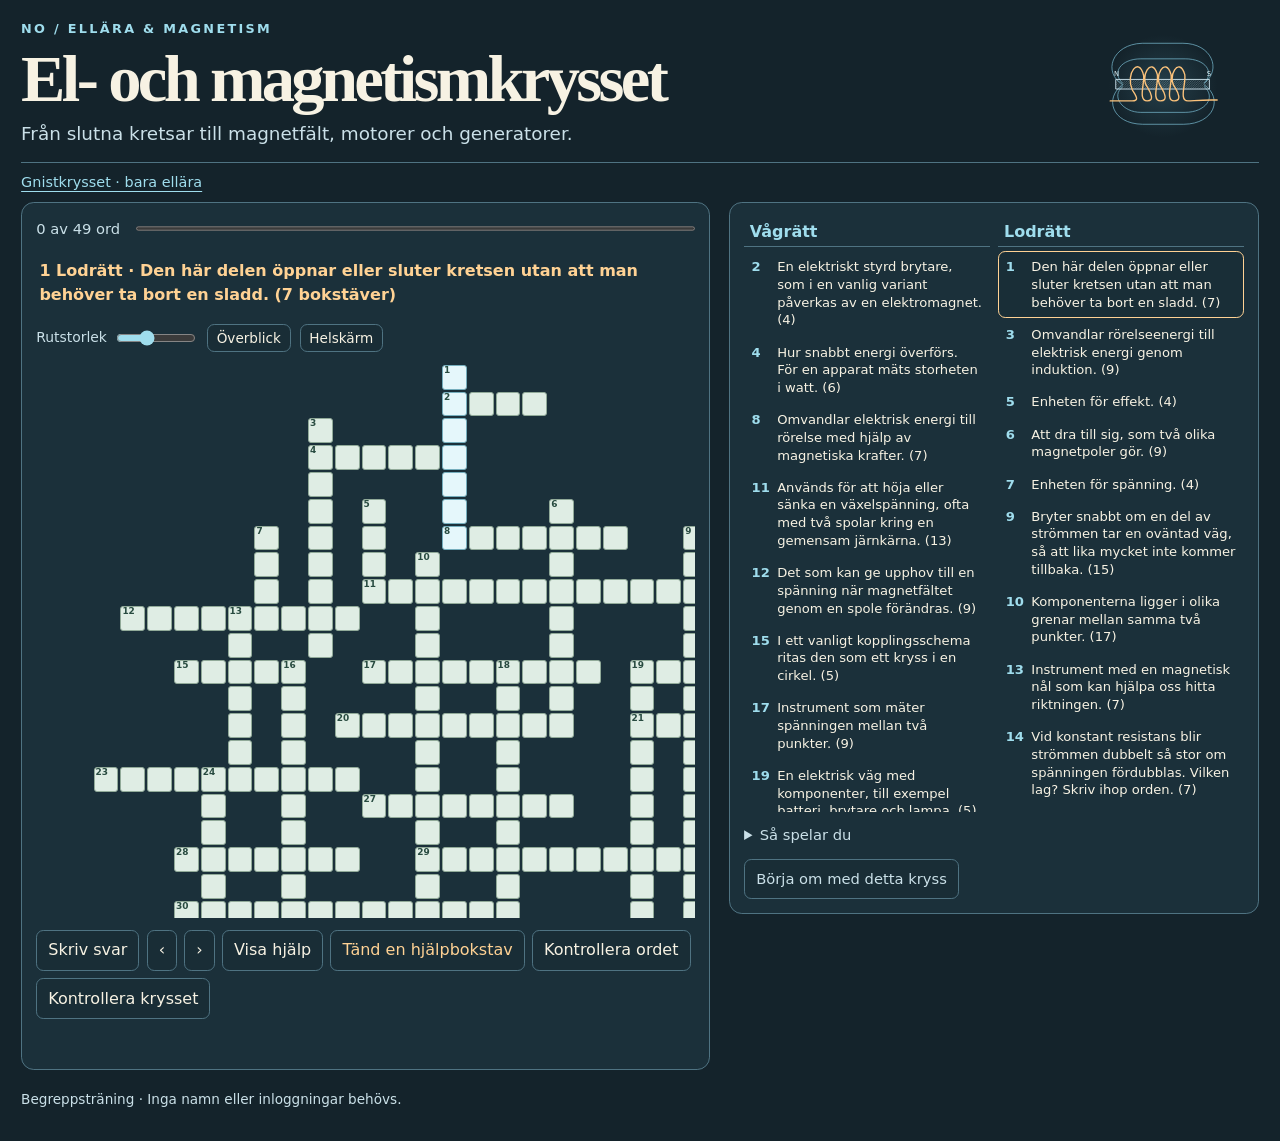
<file: el-och-magnetism-krysset/index.html>
<!doctype html><html lang="sv"><head><meta charset="utf-8"><meta name="viewport" content="width=device-width, initial-scale=1"><meta name="theme-color" content="#102321"><title>El- och magnetismkrysset · NO</title><link rel="stylesheet" href="../gnistkrysset/style.css"><link rel="stylesheet" href="../gnistkrysset/split.css"><link rel="stylesheet" href="../gnistkrysset/spelrum.css"><script defer src="brade.js?v=3"></script><script defer src="../gnistkrysset/spelrum.js"></script></head><body class="magnet">
<main><header class="cover"><div><p class="kicker">NO / ELLÄRA &amp; MAGNETISM</p><h1>El- och magnetismkrysset</h1><p class="lead">Från slutna kretsar till magnetfält, motorer och generatorer.</p></div><div class="art"><img src="magnet.svg" alt=""><i></i></div></header>
<section aria-label="Korsord" id="play"><nav class="sibling" aria-label="Relaterat korsord"><a href="../gnistkrysset/">Gnistkrysset · bara ellära</a></nav><div class="desk"><section class="puzzle" aria-label="Korsordsbräde"><div class="measure"><span id="count"></span><progress id="meter" max="1" value="0" aria-label="Rätt lösta ord"></progress></div><p id="active" aria-live="polite"></p><div class="board-head"><label for="size">Rutstorlek <input id="size" type="range" min="20" max="46" value="29"></label><button id="fit">Överblick</button><button id="full" hidden>Helskärm</button></div><div class="scroll" tabindex="0" aria-label="Bräde, kan rullas i sidled på små skärmar"><div id="board"></div></div><div class="tools"><button id="answer">Skriv svar</button><button id="prev" aria-label="Föregående ord">‹</button><button id="next" aria-label="Nästa ord">›</button><button id="help" aria-expanded="false" aria-controls="hintbox">Visa hjälp</button><button id="spark">Tänd en hjälpbokstav</button><button id="check">Kontrollera ordet</button><button id="checkall">Kontrollera krysset</button></div><div id="hintbox" hidden><ol id="hintsteps"></ol><button id="more">Visa sidhänvisning</button></div><p id="status" role="status" aria-live="polite"></p></section>
<aside aria-label="Ledtrådar"><div id="clue-view" aria-label="Välj ledtrådslista för smal skärm"><button id="across" aria-pressed="true">Vågrätt</button><button id="down" aria-pressed="false">Lodrätt</button></div><div class="clues" id="clues" data-direction="h"></div><details><summary>Så spelar du</summary><p>Välj en ledtråd eller ruta och skriv ett ord. I en korsning växlar du riktning genom att klicka på samma ruta igen. Piltangenter flyttar mellan rutor; Enter växlar riktning. Tab väljer nästa ord och Escape lämnar brädet. Skriv svar öppnar en dialog med de bokstäver som redan är ifyllda. En hjälpgnista visar en bokstav i taget. Välj Överblick för att se brädets hela bredd. Förstora med reglaget när du vill skriva i enskilda rutor. Dina svar sparas på den här enheten när webbläsaren tillåter det.</p></details><button id="reset" class="quiet">Börja om med detta kryss</button><dialog id="word-dialog" aria-labelledby="word-title"><form id="word-dialog-form"><h2 id="word-title">Skriv svar</h2><p id="word-question"></p><p class="quiet">Bokstäver från brädet är förifyllda. Du kan ändra dem.</p><div id="word-cells" aria-label="Svarets bokstavsrutor"></div><div class="word-entry"><label for="whole">Skriv hela ordet i stället<input id="whole" autocomplete="off" spellcheck="false" placeholder="Hela ordet"></label><button type="button" id="word-copy">Till rutorna</button></div><p id="word-error" role="status"></p><div class="tools"><button type="submit">Spara i krysset</button><button type="button" id="word-cancel">Avbryt</button></div></form></dialog><dialog id="confirm"><form method="dialog"><p>Vill du sudda alla rutor i det här krysset?</p><button value="nej" autofocus>Behåll</button> <button value="ja">Sudda</button></form></dialog></aside></div></section>
<footer>Begreppsträning · Inga namn eller inloggningar behövs.</footer></main></body></html>
</file>
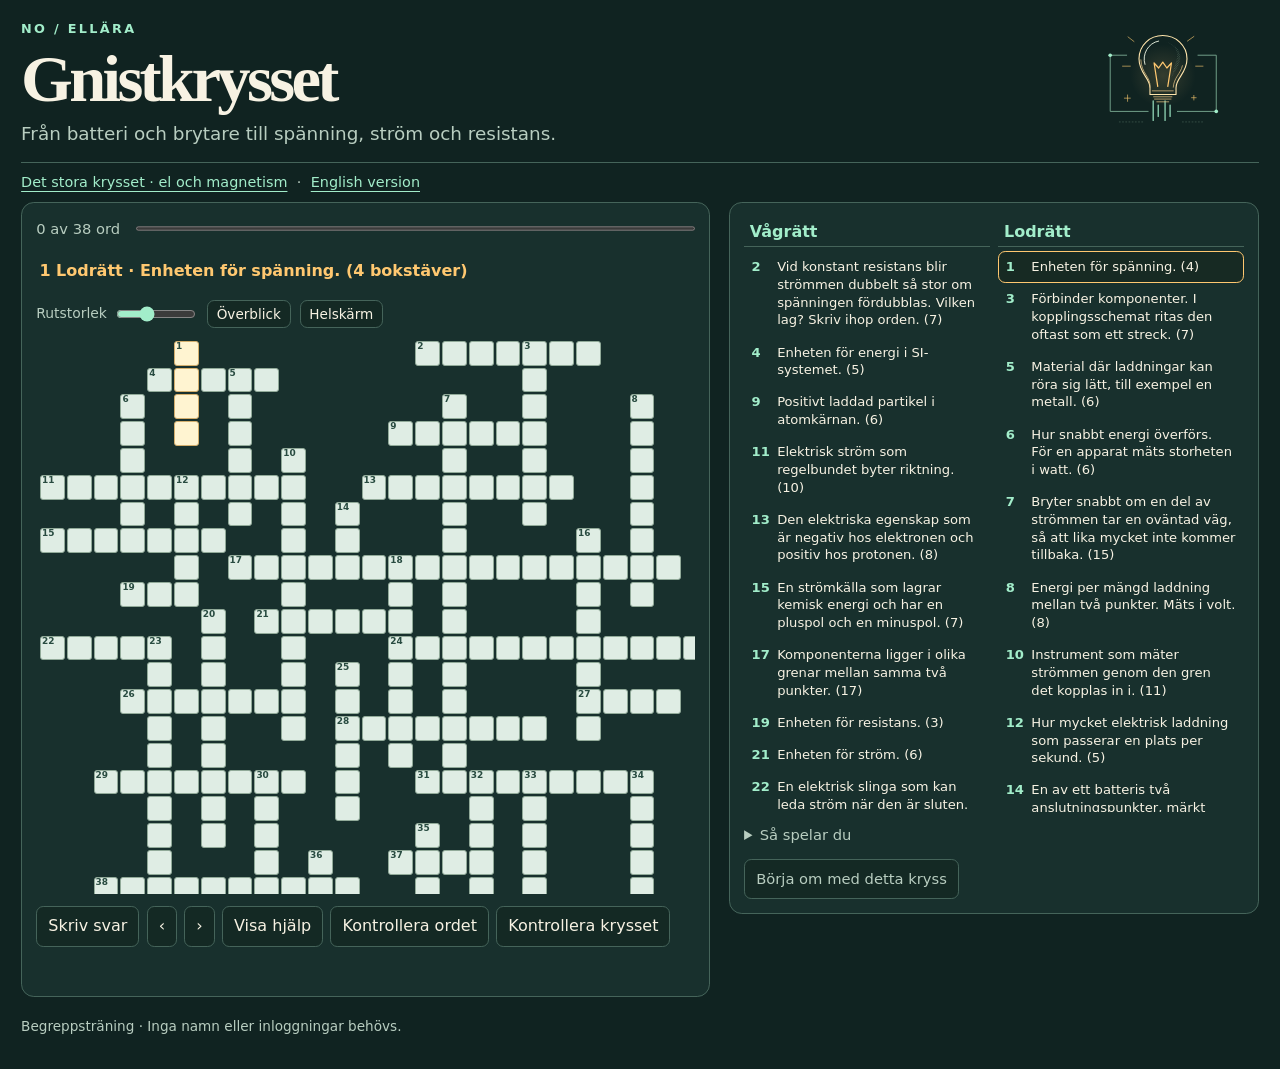
<file: gnistkrysset/index.html>
<!doctype html><html lang="sv"><head><meta charset="utf-8"><meta name="viewport" content="width=device-width, initial-scale=1"><meta name="theme-color" content="#102321"><title>Gnistkrysset · NO</title><link rel="stylesheet" href="style.css"><link rel="stylesheet" href="split.css"><link rel="stylesheet" href="spelrum.css"><script defer src="brade.js?v=3"></script><link rel="stylesheet" href="ordkontroll.css"><script defer src="spelrum-v5.js"></script></head><body class="ellu">
<main><header class="cover"><div><p class="kicker">NO / ELLÄRA</p><h1>Gnistkrysset</h1><p class="lead">Från batteri och brytare till spänning, ström och resistans.</p></div><div class="art"><img src="lampan.svg" alt=""><i></i></div></header>
<section aria-label="Korsord" id="play"><nav class="sibling" aria-label="Relaterat korsord"><a href="../el-och-magnetism-krysset/">Det stora krysset · el och magnetism</a> <span aria-hidden="true">·</span> <a href="../spark-crossword/" hreflang="en" lang="en">English version</a></nav><div class="desk"><section class="puzzle" aria-label="Korsordsbräde"><div class="measure"><span id="count"></span><progress id="meter" max="1" value="0" aria-label="Rätt lösta ord"></progress></div><p id="active" aria-live="polite"></p><div class="board-head"><label for="size">Rutstorlek <input id="size" type="range" min="20" max="46" value="29"></label><button id="fit">Överblick</button><button id="full" hidden>Helskärm</button></div><div class="scroll" tabindex="0" aria-label="Bräde, kan rullas i sidled på små skärmar"><div id="board"></div></div><div class="tools"><button id="answer">Skriv svar</button><button id="prev" aria-label="Föregående ord">‹</button><button id="next" aria-label="Nästa ord">›</button><button id="help" aria-expanded="false" aria-controls="hintbox">Visa hjälp</button><button id="check">Kontrollera ordet</button><button id="checkall">Kontrollera krysset</button></div><div id="hintbox" hidden><ol id="hintsteps"></ol><button id="more">Visa sidhänvisning</button></div><p id="status" role="status" aria-live="polite"></p></section>
<aside aria-label="Ledtrådar"><div id="clue-view" aria-label="Välj ledtrådslista för smal skärm"><button id="across" aria-pressed="true">Vågrätt</button><button id="down" aria-pressed="false">Lodrätt</button></div><div class="clues" id="clues" data-direction="h"></div><details><summary>Så spelar du</summary><p>Välj en ledtråd eller ruta och skriv ett ord. I en korsning växlar du riktning genom att klicka på samma ruta igen. Piltangenter flyttar mellan rutor; Enter växlar riktning. Tab väljer nästa ord och Escape lämnar brädet. Skriv svar öppnar en dialog med de bokstäver som redan är ifyllda. Välj Överblick för att se brädets hela bredd. Förstora med reglaget när du vill skriva i enskilda rutor. Dina svar sparas på den här enheten när webbläsaren tillåter det.</p></details><button id="reset" class="quiet">Börja om med detta kryss</button><dialog id="word-dialog" aria-labelledby="word-title"><form id="word-dialog-form"><h2 id="word-title">Skriv svar</h2><p id="word-question"></p><p class="quiet">Bokstäver från brädet är förifyllda. Du kan ändra dem.</p><div id="word-cells" aria-label="Svarets bokstavsrutor"></div><div class="word-entry"><label for="whole">Skriv hela ordet i stället<input id="whole" autocomplete="off" spellcheck="false" placeholder="Hela ordet"></label><button type="button" id="word-copy">Till rutorna</button></div><p id="word-error" role="status"></p><div class="tools"><button type="submit">Spara i krysset</button><button type="button" id="word-cancel">Avbryt</button></div></form></dialog><dialog id="confirm"><form method="dialog"><p>Vill du sudda alla rutor i det här krysset?</p><button value="nej" autofocus>Behåll</button> <button value="ja">Sudda</button></form></dialog></aside></div></section>
<footer>Begreppsträning · Inga namn eller inloggningar behövs.</footer></main></body></html>
</file>
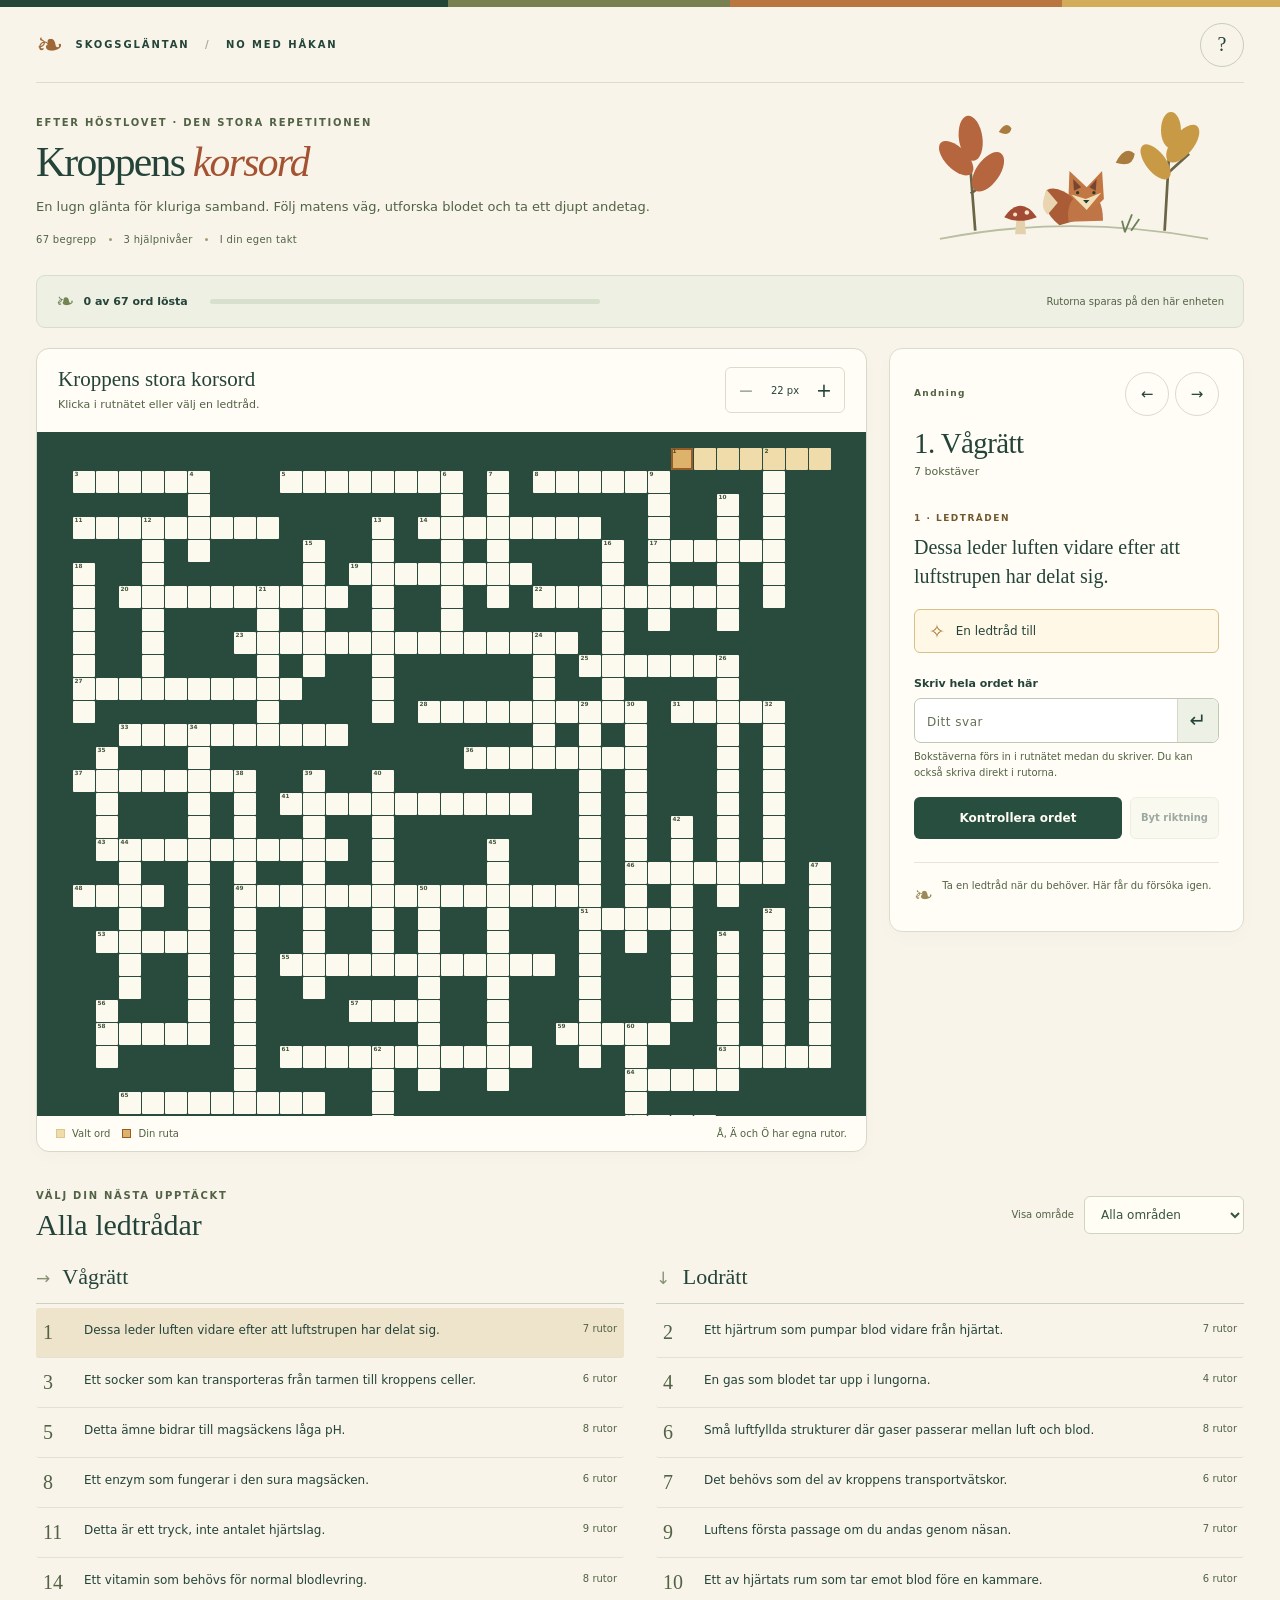
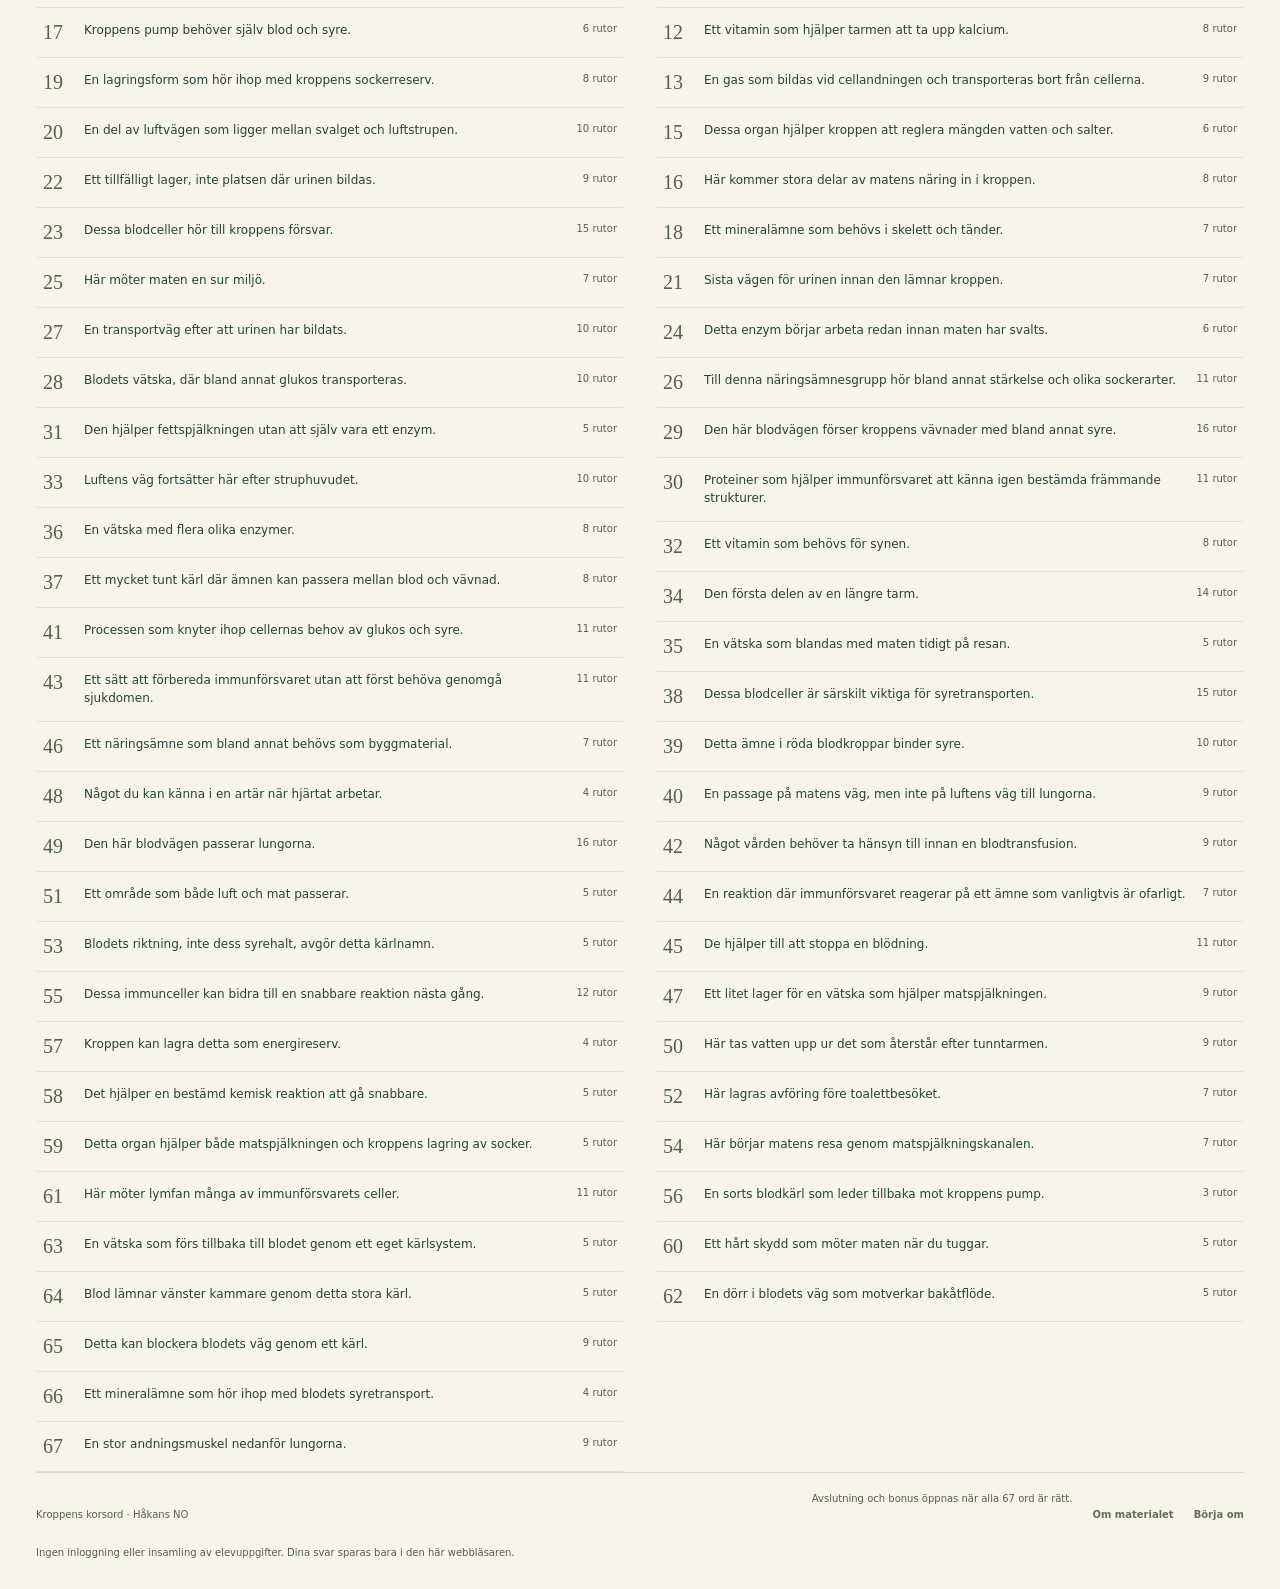
<file: hostskogens-hemligheter/index.html>
<!doctype html>
<html lang="sv">
<head>
<meta charset="utf-8"><meta name="viewport" content="width=device-width, initial-scale=1">
<meta name="application-version" content="1.3.0">
<meta name="theme-color" content="#25483c">
<meta name="description" content="Ett stort repetitionskorsord om matens väg, blodet och andningen. Lös, få ledtrådar och upptäck hur kroppen hänger ihop.">
<title>Kroppens korsord · Kroppens stora korsord</title>
<style>:root{--ink:#244339;--muted:#647066;--paper:#f8f4e9;--cream:#fffdf5;--gold:#e5bb68;--rust:#a45332;--line:#dadcce;--cell:30px;font-family:ui-sans-serif,system-ui,-apple-system,BlinkMacSystemFont,"Segoe UI",sans-serif;color:var(--ink);background:var(--paper);font-synthesis:none;color-scheme:light}*{box-sizing:border-box}body{margin:0}button,input,select{font:inherit}button,select{cursor:pointer}button{color:inherit}button{border:0;background:none}button:disabled{opacity:.45;cursor:default}button:hover:not(:disabled){filter:brightness(.94)}button:focus-visible,input:focus-visible,select:focus-visible,a:focus-visible,[tabindex]:focus-visible{outline:3px solid #b57822;outline-offset:3px}button,input,select{touch-action:manipulation}h1,h2,h3,p{margin:0}h1,h2{font-family:Georgia,"Times New Roman",serif;font-weight:500}h2{font-size:24px}p{line-height:1.6}button{min-height:42px}main,.masthead{width:min(1430px,calc(100% - 72px));margin:auto}.canopy{height:7px;background:linear-gradient(90deg,#234637 0 35%,#788052 35% 57%,#ba7640 57% 83%,#d2ab5b 83%)}.masthead{height:76px;display:flex;align-items:center;justify-content:space-between;border-bottom:1px solid var(--line)}.brand{display:flex;align-items:center;gap:10px;font-size:10px;font-weight:750;letter-spacing:1.9px}.brand-icon{font-size:33px;font-weight:400;line-height:1;color:#9e6737}.brand-sep{margin:0 10px;color:#a6a995}.masthead nav{display:flex;align-items:center;gap:22px}.text-button{font-size:12px;font-weight:600;padding:8px 0}.text-button span{margin-left:10px}.icon-button{height:36px;min-height:36px;width:36px;border:1px solid #c7cdbd;border-radius:50%;font:20px Georgia,serif}.intro{display:flex;position:relative;align-items:center;justify-content:space-between;padding:29px 0 27px;gap:20px}.eyebrow{font-size:10px;font-weight:750;letter-spacing:1.75px;color:#6b795d;line-height:1.5}h1{font-size:clamp(32px,3.25vw,49px);letter-spacing:-1.7px;line-height:1.2;margin:8px 0 9px}h1 em{font-weight:400;color:var(--rust)}.intro-copy>p{font-size:13px;max-width:650px;color:#607065}.intro-meta{display:flex;align-items:center;gap:12px;font-size:10px;letter-spacing:.3px;margin-top:16px;color:#79806c}.intro-meta i{width:3px;height:3px;background:#a89673;border-radius:50%}.forest-art{width:290px;flex:none;margin-right:25px}.progress-strip{display:flex;align-items:center;gap:22px;margin-bottom:20px;border:1px solid #d7decd;border-radius:9px;padding:13px 19px;background:#eef0e3;font-size:11px}.progress-label{display:flex;gap:9px;align-items:center;white-space:nowrap}.little-leaf{font-size:22px;color:#738455}.progress-track{height:5px;background:#d7dfcd;flex:1;max-width:390px;border-radius:8px;overflow:hidden}.progress-track div{height:100%;width:0;background:#758854;transition:width .3s}#save-status{margin-left:auto;font-size:10px;color:#61735a}.workspace{display:grid;grid-template-columns:minmax(0,1fr) 355px;gap:22px;align-items:start}.board-card{border:1px solid #d7d8ca;background:var(--cream);border-radius:13px;overflow:hidden;box-shadow:0 5px 18px #263c3005}.board-toolbar{display:flex;align-items:center;justify-content:space-between;padding:18px 21px;gap:10px}.board-toolbar h2{font-size:21px}.board-toolbar p{font-size:11px;color:var(--muted);margin-top:4px}.zoom-controls{display:flex;align-items:center;border:1px solid var(--line);border-radius:6px;flex:none;font-size:10px}.zoom-controls button{width:32px;min-height:32px;font-size:19px}.zoom-controls span{min-width:38px;text-align:center}.board-viewport{overflow:auto;background:#294b3e;max-height:min(76vh,1050px);padding:16px;scrollbar-color:#a7b59c #294b3e;overscroll-behavior:contain;scroll-padding:22px;position:relative}#grid{display:grid;grid-template-columns:repeat(var(--cols),var(--cell));grid-template-rows:repeat(var(--rows),var(--cell));width:max-content;margin:auto;gap:1px;background:#294b3e;user-select:none}.cell{position:relative;background:#fcf9ef;border-radius:1px;min-width:0;min-height:0}.cell input{display:block;padding:7px 0 0;border:0;border-radius:1px;outline:none;width:100%;height:100%;background:transparent;text-transform:uppercase;text-align:center;font-size:calc(var(--cell)*.52);font-weight:650;line-height:1;caret-color:transparent;color:#233f32;user-select:text}.cell-number{position:absolute;pointer-events:none;font-size:calc(var(--cell)*.26);font-weight:600;left:2px;top:1px;line-height:1;color:#617258}.cell.word-active{background:#f0dbaa}.cell.cell-active{background:#ddb26a;box-shadow:inset 0 0 0 2px #985c28;z-index:1}.cell:focus-within{outline:2px solid #bb6d34;outline-offset:0;z-index:2}.cell.wrong{box-shadow:inset 0 -3px #b04834}.cell.checked-correct{box-shadow:inset 0 -3px #6a8b56}.board-foot{display:flex;justify-content:space-between;gap:12px;padding:12px 19px;color:#71806d;font-size:10px}.board-foot>span:first-child{display:flex;align-items:center;gap:7px}.legend-dot{height:9px;width:9px;background:#f0dbaa;border:1px solid #ddc68f;display:inline-block}.cursor-dot{background:#ddb26a;border-color:#985c28;margin-left:5px}.clue-panel{background:#fffdf6;border:1px solid #d9ddce;border-radius:13px;padding:23px 24px 19px;position:sticky;top:18px;box-shadow:0 6px 20px #263c3005}.word-heading{display:flex;align-items:center;justify-content:space-between;margin-bottom:11px;gap:10px}.word-heading .eyebrow{font-size:9px;letter-spacing:1.4px}.word-navigation{display:flex;gap:6px}.word-navigation button{border:1px solid var(--line);border-radius:50%;width:30px;min-height:30px;font-size:15px}.clue-panel h2{font-size:29px;letter-spacing:-.6px;margin-bottom:5px}.word-format{font-size:11px;color:#758169;min-height:18px;margin-bottom:23px}.clue-box{margin-bottom:18px}.step-label{font-size:9px;letter-spacing:1.5px;font-weight:750;color:#8d7753}.clue-box p{font-family:Georgia,serif;font-size:20px;line-height:1.45;margin-top:8px}.extra-hint{border-top:1px dashed #d8d9c8;padding-top:16px}.extra-hint p{font-family:inherit;font-size:13px}.source-hint{padding:14px 15px;background:#edf0e5;border-radius:8px}.source-hint p{font-family:inherit;font-size:12px}.source-hint .step-label{color:#657a51}.hint-button{border:1px solid #dbbf88;background:#fff8e7;border-radius:6px;width:100%;font-size:12px;text-align:left;padding:10px 14px}.hint-button span{font-size:19px;vertical-align:middle;margin-right:7px;color:#aa7a35}#word-form{margin-top:24px}#word-form label{font-size:11px;font-weight:650;display:block;margin-bottom:8px}.answer-row{display:flex;border:1px solid #bfc8b4;border-radius:7px;overflow:hidden;background:white}.answer-row input{width:0;flex:1;border:0;min-width:0;padding:12px;font-size:16px;letter-spacing:2px;color:var(--ink);text-transform:uppercase;background:transparent}.answer-row input::placeholder{font-size:12px;letter-spacing:.5px;text-transform:none;color:#8b9482}.answer-row button{width:41px;flex:none;background:#edf0e5;border-left:1px solid #d2d9c8;font-size:20px}.answer-row:focus-within{outline:2px solid #b57822;outline-offset:2px}.answer-row input:focus{outline:none}#entry-help{font-size:10px;color:#7c8674;margin-top:6px}.word-actions{display:flex;gap:8px;margin-top:16px}.primary-button,.secondary-button{padding:10px 15px;font-size:12px;border-radius:6px;font-weight:600}.primary-button{background:#284e3f;color:#fffdf3}.secondary-button{background:#f2f3e9;border:1px solid #d5dccb}.word-actions .primary-button{flex:1}.word-actions .secondary-button{font-size:10px;padding:10px}.inline-link{font-size:12px;text-decoration:underline;text-underline-offset:4px;text-align:left;padding:8px 0;color:#36563f}#feedback{font-size:12px;line-height:1.5;min-height:18px;margin-top:12px}#feedback:empty{margin-top:0;min-height:0}#feedback.error{color:#a14730}#feedback.success{color:#426638}.small-note{display:flex;gap:9px;margin-top:23px;border-top:1px solid #e5e6d9;padding-top:15px;color:#7f856f;font-size:10px;line-height:1.5}.small-note span{font-size:23px;color:#9b8b5b}.clue-directory{margin-top:36px}.directory-header{display:flex;justify-content:space-between;align-items:center;gap:20px;margin-bottom:22px}.directory-header h2{font-size:30px;margin-top:5px}.filter-label{font-size:10px;color:#6c7962;display:flex;align-items:center;gap:10px}.filter-label select{font-size:12px;color:#36533d;padding:10px 30px 10px 12px;border:1px solid #cfd5c2;border-radius:6px;background:#fffdf4;max-width:180px}.clue-columns{display:grid;grid-template-columns:1fr 1fr;gap:32px}.clue-columns h3{font-family:Georgia,serif;font-weight:400;font-size:22px;border-bottom:1px solid #ccd2bf;padding-bottom:13px;margin-bottom:4px}.clue-columns h3 span{font-family:system-ui;font-size:17px;color:#879275;margin-right:7px}.clue-list button{display:grid;grid-template-columns:30px 1fr auto;text-align:left;align-items:start;width:100%;gap:11px;border-bottom:1px solid #e2e2d4;padding:13px 7px;border-radius:3px;font-size:12px;line-height:1.55}.clue-list button:hover{background:#eeefdf}.clue-list button[aria-pressed=true]{background:#eee4cc}.list-number{font:20px Georgia,serif;color:#7d865f}.list-length{color:#899079;font-size:10px;white-space:nowrap}.list-text{display:block}.list-solved{display:none;font-size:10px;color:#587b45}.is-solved .list-solved{display:inline;margin-left:6px}.is-solved .list-number{color:#517445}.connections-teaser{display:flex;align-items:center;justify-content:space-between;gap:28px;background:#e8ecdc;border:1px solid #d5dcc4;border-radius:12px;padding:26px 29px;margin:35px 0 27px}.connections-teaser h2{font-size:28px;margin:7px 0}.connections-teaser p{font-size:12px;color:#6c7b60}.connections-teaser button{white-space:nowrap}.connections-teaser button span{margin-left:18px}footer{border-top:1px solid var(--line);padding:20px 0 28px;display:flex;justify-content:space-between;flex-wrap:wrap;align-items:center;gap:8px;font-size:10px;color:#7e856e}footer>div{display:flex;gap:20px}footer .text-button{font-size:10px;color:#647056}footer p{flex-basis:100%;font-size:10px}dialog{padding:28px;border:1px solid #c9d3bc;border-radius:14px;background:#fffdf4;color:var(--ink);width:min(680px,calc(100% - 28px));max-height:88vh;box-shadow:0 25px 100px #10251e40}dialog::backdrop{background:#1e372c90;backdrop-filter:blur(3px)}.dialog-top{display:flex;align-items:center;justify-content:space-between;margin-bottom:15px}dialog h2{font-size:30px;line-height:1.2;margin-bottom:20px}dialog h3{font-size:16px;margin:20px 0 8px}dialog p,dialog li{font-size:14px;line-height:1.65;margin:9px 0}dialog ol,dialog ul{padding-left:22px}dialog .support-label{color:#976b31;font-size:11px;font-weight:700;letter-spacing:.4px}.reaction{padding:17px 14px;border:1px solid #d6ddc8;background:#edf0e3;border-radius:7px;text-align:center;font-size:17px;line-height:1.7;margin:17px 0;color:#416039}.connections{padding:0;list-style:none;counter-reset:prompts}.connections>li{counter-increment:prompts;padding:18px 0 17px 42px;border-bottom:1px solid #dfe2d3;position:relative}.connections>li::before{content:counter(prompts,decimal-leading-zero);font:23px Georgia,serif;color:#9e8a54;position:absolute;left:0;top:20px}.connections h3{margin:0 0 5px}.connections .source-label{font-size:11px;color:#77816b}.connection-support{margin-top:15px}.reset-actions{display:flex;gap:12px;margin-top:22px;justify-content:flex-end}.skip{position:absolute;top:-60px;left:20px;background:white;padding:10px;z-index:10}.skip:focus{top:10px}[hidden]{display:none!important}
@media(min-width:1500px){.workspace{grid-template-columns:minmax(0,1fr) 365px}.clue-panel{padding:26px}.intro{padding:34px 0}}
@media(max-width:1100px){main,.masthead{width:calc(100% - 40px)}.workspace{grid-template-columns:minmax(0,1fr) 310px;gap:17px}.clue-panel{padding:19px}.forest-art{width:220px;margin-right:0}.intro-copy>p{max-width:550px}.board-toolbar{padding:15px}.board-toolbar h2{font-size:18px}.zoom-controls span{display:none}.board-foot{font-size:9px;padding:10px}.clue-box p{font-size:18px}.extra-hint p{font-size:12px}.source-hint p{font-size:12px}.word-actions{flex-wrap:wrap}.word-actions .secondary-button{flex:1}.progress-track{max-width:none}}
@media(max-width:900px){main,.masthead{width:calc(100% - 28px)}.masthead{height:62px}.brand{font-size:8px;letter-spacing:1.1px}.brand-sep{margin:0 5px}.brand-icon{font-size:29px}.masthead nav{gap:12px}.masthead .text-button{font-size:10px}.intro{padding:26px 0 22px;overflow:hidden;display:block}.intro-copy{position:relative;z-index:1}.intro .eyebrow{font-size:8px;letter-spacing:1.3px}.intro h1{font-size:38px;letter-spacing:-1.4px;max-width:400px}.intro h1 em{display:block}.intro-copy>p{font-size:12px;max-width:300px;margin-top:12px}.forest-art{position:absolute;width:176px;right:-12px;top:34px;opacity:.7;z-index:0}.intro-copy{max-width:100%}.intro-meta{font-size:9px;gap:8px;position:relative}.progress-strip{padding:10px 12px;gap:12px;flex-wrap:wrap;margin-bottom:15px}.progress-label{font-size:10px}.progress-track{min-width:50px}#save-status{font-size:9px;flex-basis:100%;margin-top:-4px}.workspace{display:flex;flex-direction:column;gap:15px}.clue-panel{width:100%;position:static;order:0;padding:18px 19px}.board-card{width:100%;order:1}.word-heading{margin-bottom:3px}.word-heading .eyebrow{font-size:9px}.clue-panel h2{font-size:25px;margin-top:-2px}.word-format{margin-bottom:13px;font-size:11px}.clue-box{margin-bottom:14px}.clue-box p{font-size:19px;max-width:550px}.extra-hint p{font-size:13px}.source-hint p{font-size:12px}#word-form{margin-top:17px}#word-form label{font-size:11px}.word-actions{flex-wrap:nowrap}.small-note{margin-top:15px;padding-top:12px}.word-actions .secondary-button{flex:none;font-size:11px}.board-toolbar h2{font-size:19px}.board-toolbar p{font-size:10px}.board-viewport{max-height:62vh;padding:12px}#grid{margin:0}.board-foot{font-size:9px;flex-wrap:wrap}.zoom-controls span{display:inline}.clue-directory{margin-top:28px}.directory-header{align-items:flex-start;gap:8px}.directory-header .eyebrow{font-size:8px;letter-spacing:1.3px}.directory-header h2{font-size:28px}.filter-label{display:flex;flex-direction:column;align-items:flex-end;font-size:9px;gap:3px}.filter-label select{font-size:11px;max-width:140px}.clue-columns{grid-template-columns:1fr;gap:30px}.clue-list button{font-size:12px;padding:13px 5px;min-height:54px}.connections-teaser{display:block;padding:23px;margin-top:28px}.connections-teaser button{margin-top:20px}.connections-teaser h2{font-size:26px}.connections-teaser p{font-size:12px}dialog{padding:23px 21px}dialog h2{font-size:28px}.reset-actions{flex-direction:column-reverse}footer{font-size:9px}.board-viewport input{font-size:max(16px,calc(var(--cell)*.52))}}
@media(max-width:380px){.brand-sep{display:none}.brand span:last-child{max-width:145px;line-height:1.8}.masthead nav .text-button{max-width:86px;line-height:1.4}.forest-art{width:133px;right:-17px;top:42px;opacity:.5}.intro h1{font-size:34px}.board-toolbar h2{font-size:16px}.zoom-controls span{display:none}.word-actions .primary-button{font-size:11px}.progress-strip{gap:8px}}
@media(prefers-reduced-motion:reduce){*{scroll-behavior:auto!important;transition:none!important}}

.phrase-bonus{background:#fffdf4;border:1px solid #d5dcc4;border-radius:12px;padding:28px;margin:28px 0}.phrase-bonus h2{font-size:30px;margin:7px 0 12px}.bonus-intro{max-width:680px;font-size:14px;line-height:1.65}.phrase-bonus h3{font:22px Georgia,serif;line-height:1.4;margin:22px 0 12px}.phrase-bonus .source-label{font-size:12px;color:#657159;margin:12px 0}.phrase-pattern{display:flex;flex-wrap:wrap;gap:12px;margin:20px 0}.phrase-pattern>span{display:flex;flex-direction:column;align-items:center;gap:5px}.phrase-pattern b{letter-spacing:2px;color:#6c7857;background:#f0eddf;padding:6px 8px;border-radius:4px;font-size:16px}.phrase-pattern small{font-size:10px;color:#69745c}#phrase-format{font-size:13px;line-height:1.6}.phrase-hint{border-left:3px solid #b99b50;padding:10px 15px;margin:15px 0;background:#f6f1e3;font-size:13px;line-height:1.6}.phrase-hint p{margin:5px 0}#phrase-form{max-width:730px;margin-top:22px}#phrase-form label{display:block;font-size:13px;font-weight:650;margin-bottom:8px}#phrase-answer{width:100%;resize:vertical;padding:12px;background:white;color:var(--ink);border:1px solid #bfc8b4;border-radius:7px;font:16px/1.6 system-ui}#phrase-entry-help{font-size:11px;line-height:1.6;color:#69745c;margin:8px 0 15px}#phrase-feedback{font-size:14px;line-height:1.6;margin:16px 0}#phrase-feedback.success{color:#426638}#phrase-feedback.error{color:#934831}#phrase-source{margin:20px 0;font-size:12px;line-height:1.65}#phrase-source summary{cursor:pointer;min-height:44px;display:flex;align-items:center;text-decoration:underline;text-underline-offset:4px}.phrase-actions{display:flex;flex-wrap:wrap;gap:18px;align-items:center}.phrase-actions button,.phrase-bonus button{min-height:44px}.bonus-next{padding:18px;border:1px solid #d5dcc4;background:#eef0e4;border-radius:8px;margin-top:20px}#complete-dialog{max-width:540px}#complete-bonus{min-height:44px}#phrase-title{scroll-margin-top:25px}@media(max-width:600px){.phrase-bonus{padding:22px 18px}.phrase-bonus h3{font-size:21px}.phrase-pattern{gap:10px}.phrase-actions{align-items:stretch;flex-direction:column}.phrase-actions button{text-align:left}.phrase-pattern b{letter-spacing:1.5px}.masthead .text-button{max-width:160px;line-height:1.4}}

.sr-only{position:absolute;width:1px;height:1px;padding:0;margin:-1px;overflow:hidden;clip:rect(0,0,0,0);white-space:nowrap;border:0}.trail-bonus{margin:36px 0 28px;padding:30px;border:1px solid #c5ceb2;border-radius:14px;background:#eaf0df}.trail-bonus h2{font-size:32px;margin:8px 0 12px}.trail-progress{font-size:13px;font-weight:650;margin:22px 0 12px}.trail-nav{display:flex;flex-wrap:wrap;gap:9px;margin-bottom:24px}.trail-nav button{position:relative;width:46px;min-height:46px;background:#fffdf4;border:1px solid #bcc9aa;border-radius:50%;font:20px Georgia,serif}.trail-nav button[aria-current]{background:#365943;color:white;border-color:#365943}.trail-nav b{position:absolute;right:-3px;top:-4px;border-radius:50%;font:11px system-ui;background:#f5d68a;color:#284631;padding:1px 3px}.trail-task{background:#fffdf6;padding:26px;border-radius:10px;border:1px solid #d1d9c2}.trail-task h3{font:26px/1.3 Georgia,serif;margin-bottom:15px}.trail-task>p{font-size:15px;line-height:1.65}#trail-instruction{font-size:12px;color:#6b775c;margin:12px 0 20px}.trail-choices{border:0;padding:0;min-width:0}.trail-choices label{display:flex;align-items:flex-start;gap:13px;padding:15px;margin-bottom:11px;border:1px solid #ccd4bd;border-radius:7px;background:#f7f7ed;font-size:15px;line-height:1.6;cursor:pointer;min-height:48px}.trail-choices label:has(input:checked){background:#f6e9c9;border-color:#a98a43}.trail-choices input{flex:none;width:19px;height:19px;accent-color:#365943;margin-top:3px}.trail-cards{display:flex;flex-wrap:wrap;gap:9px;margin:18px 0}.trail-cards button{padding:12px 16px;border:1px solid #bac9a6;border-radius:7px;background:#f4f7e9;font-size:14px;min-height:46px}.trail-cards button:disabled{opacity:.5;text-decoration:line-through}.trail-picked{padding-left:32px;font-size:15px;line-height:1.6;margin:12px 0;min-height:12px}.trail-picked li{padding:7px 10px;background:#f7edcf;border-radius:5px;margin:6px 0}.trail-order-tools,.trail-actions{display:flex;gap:12px;align-items:center;flex-wrap:wrap}.trail-actions{margin-top:24px}.trail-bonus button{min-height:44px}.trail-bonus #trail-feedback{margin:18px 0 8px;font-size:14px;line-height:1.6}.trail-bonus .success{color:#335c31}.trail-bonus .error{color:#974b2f}.trail-explanation{padding:15px;border-left:3px solid #6c8b49;background:#eff3e5}#trail-source{font-size:12px;line-height:1.65;margin:20px 0}#trail-source summary{cursor:pointer;min-height:44px;display:flex;align-items:center;text-decoration:underline;text-underline-offset:4px}.trail-bonus .source-label{font-size:11px;line-height:1.6;color:#677455;margin-top:20px}.trail-finished{margin-top:24px;border-top:1px solid #c6d2b5;padding-top:22px}.trail-finished h3{font:25px Georgia,serif;margin:0 0 10px}.trail-finished p{font-size:14px;line-height:1.6;margin-bottom:15px}.trail-bonus .support-label{font-size:12px;font-weight:650;color:#8b632e;margin-bottom:15px}#trail-title,#trail-task-title{scroll-margin-top:20px}@media(max-width:600px){.trail-bonus{padding:22px 16px}.trail-task{padding:19px 15px}.trail-task h3{font-size:23px}.trail-choices label{padding:12px;font-size:14px;gap:10px}.trail-actions{align-items:stretch;flex-direction:column}.trail-actions button{width:100%}.trail-nav{gap:8px}.trail-nav button{width:44px;min-height:44px}.trail-cards button{font-size:13px}}
/* Transportuppdrag: same quiet autumn palette as the original crossword. */
.transport-bonus{background:#eaf0df;border:1px solid #bbc9a8;border-radius:16px;margin:36px 0;padding:30px}.transport-bonus h2{font-size:34px;margin:8px 0 14px}.transport-bonus h3{font:26px/1.3 Georgia,serif;margin:8px 0 15px}.cargo-nav{display:flex;gap:10px;flex-wrap:wrap;margin:24px 0}.cargo-nav button{padding:12px 20px;border:1px solid #b7c4a7;border-radius:24px;background:#fffdf5;min-height:48px;font-weight:650}.cargo-nav button[aria-pressed=true]{background:#25483c;color:#fffdf5;border-color:#25483c}.cargo-nav span{margin-right:8px}.transport-workspace{display:grid;grid-template-columns:1.1fr 1fr;gap:24px}.body-map{background:#f8f4e9;border:1px solid #c8ceb8;border-radius:12px;padding:24px;position:relative}.map-canopy{position:absolute;right:16px;top:10px;color:#c9a454;font:70px Georgia;opacity:.4;pointer-events:none}.map-nodes{display:grid;grid-template-columns:1fr 1fr;gap:12px;position:relative}.map-node{position:relative;min-height:74px;border:2px solid #c1cbb2;border-radius:10px;background:#fffef8;text-align:left;padding:12px;font-size:14px;line-height:1.35}.map-node small{display:block;font-size:11px;color:#526245;margin-top:4px}.map-node.visited{border-color:#5d7a46;background:#edf2df}.map-node.current{border-color:#9a5c2b;background:#f4ddb0;box-shadow:0 0 0 2px #f4ddb0}.map-node .step-mark{display:inline-flex;align-items:center;justify-content:center;min-width:20px;height:20px;border-radius:50%;background:#2d523f;color:white;font:11px system-ui;margin-right:6px}.map-node:disabled{opacity:1;cursor:default}.map-node.active-flash{animation:node-glow 1.1s ease-in-out}.map-note,.model-limit,.writing-support{font-size:12px;line-height:1.65;color:#526245;margin-top:18px}.transport-console{background:#fffdf5;padding:24px;border-radius:12px;border:1px solid #c8ceb8;min-width:0}.transport-console>p{font-size:14px;line-height:1.6}.cargo-route{padding-left:25px;margin:18px 0;line-height:1.8;font-size:14px}.cargo-route li:last-child{font-weight:700}.transport-actions{display:flex;gap:10px;flex-wrap:wrap;align-items:center;margin-top:18px}.transport-bonus button{min-height:44px}.transport-bonus [role=status]{margin:14px 0;font-size:14px;line-height:1.65}.route-explanation{padding:14px;background:#eaf1dd;border-radius:8px}.work-lab,.take-position{background:#fffdf5;border:1px solid #ccd6bd;border-radius:12px;margin-top:24px;padding:26px}.prediction,.position-choices{border:0;padding:0;margin:18px 0;display:flex;flex-wrap:wrap;gap:10px}.prediction legend,.position-choices legend{font-size:13px;font-weight:700;margin-bottom:10px}.prediction label,.position-choices label{display:flex;align-items:center;gap:8px;padding:12px;border:1px solid #bdcbb0;border-radius:7px;min-height:46px;background:#f5f6e9;font-size:14px}.transport-bonus input[type=radio]{width:19px;height:19px;accent-color:#365943}.lab-modes{display:flex;gap:10px;margin:20px 0}.lab-modes [aria-pressed=true]{background:#25483c;color:#fffdf5}.energy-display{display:flex;gap:20px;align-items:center;background:#f1f0dd;padding:20px;border-radius:10px;margin:20px 0}.energy-display>div:last-child{flex:1}.muscle-icon{font-size:44px;color:#9d593b;line-height:1;transform-origin:center}.energy-display.walking .muscle-icon{animation:muscle-work 1.8s ease-in-out 3}.flow-bar{height:10px;background:#d4dac4;border-radius:8px;margin-top:12px;overflow:hidden}.flow-bar span{display:block;background:#a05a36;width:35%;height:100%;transition:width .5s}.claim{font:22px/1.5 Georgia,serif;padding:20px;border-left:4px solid #aa7639;background:#f3ead1;margin:16px 0}.take-position textarea{display:block;width:100%;max-width:100%;padding:12px;border:1px solid #acbba0;border-radius:7px;background:white;color:#244339;font:16px/1.6 system-ui;margin:8px 0 12px}.take-position>form>label{display:block;font-size:14px;font-weight:650;margin-top:20px}.take-position label span{font-weight:400}.position-summary{padding:20px;background:#eaf0dd;border-radius:10px;margin:20px 0}.position-summary h4{font-size:17px}.position-summary p{white-space:pre-wrap;margin:10px 0;font-size:14px}.teacher-note,.transport-sources{margin-top:22px}.transport-bonus summary{cursor:pointer;min-height:44px;display:flex;align-items:center;font-size:13px;font-weight:650;text-decoration:underline;text-underline-offset:4px}.teacher-note p,.transport-sources p{font-size:13px;margin:12px 0}.transport-bonus a{color:#2e5a43}.transport-bonus .source-label{font-size:12px}.grid-row{display:contents}textarea:focus-visible{outline:3px solid #805216;outline-offset:3px}.intro-meta,.board-foot,.word-format,.small-note,footer,.list-length,#entry-help,#save-status{color:#526245}.step-label{color:#72572d}.cell-number{color:#40543a}.text-button,.word-navigation button,.zoom-controls button,.icon-button{min-height:44px}.word-navigation button,.icon-button{width:44px}.zoom-controls button{width:40px}.board-toolbar{flex-wrap:wrap}
@keyframes node-glow{50%{box-shadow:0 0 0 5px #c49b4b55}}@keyframes muscle-work{50%{transform:scaleX(.8)}}
@media(max-width:900px){.transport-workspace{grid-template-columns:1fr}.transport-bonus{padding:22px 18px}.body-map,.transport-console,.work-lab,.take-position{padding:20px}.transport-bonus h2{font-size:30px}.transport-bonus h3{font-size:24px}.map-node{min-height:78px}.cargo-nav button{padding:10px 14px}.claim{font-size:20px;padding:16px}}
@media(max-width:400px){.map-nodes{gap:8px}.map-node{padding:10px;font-size:13px}.transport-bonus{padding:18px 12px}.body-map,.transport-console,.work-lab,.take-position{padding:15px}.cargo-nav{gap:6px}.cargo-nav button{font-size:12px;padding:10px}.brand{max-width:60%}}
@media(prefers-reduced-motion:reduce){.map-node.active-flash,.energy-display.walking .muscle-icon{animation:none!important}.flow-bar span{transition:none!important}}
:root{--muted:#526245}.eyebrow,.intro-copy>p,.filter-label,.list-number,.list-length,.list-solved,.source-hint .step-label,.phrase-bonus .source-label,.phrase-pattern small,#phrase-entry-help,.phrase-pattern b{color:#526245}.answer-row input::placeholder{color:#647056}.transport-console .eyebrow{color:#526245}

</style>
</head>
<body>
<a class="skip" href="#word-title">Till vald ledtråd</a>
<div class="canopy" aria-hidden="true"></div>
<header class="masthead">
 <div class="brand"><span class="brand-icon" aria-hidden="true">❧</span><span>SKOGSGLÄNTAN <span class="brand-sep">/</span> NO MED HÅKAN</span></div>
 <nav aria-label="Stöd"><button id="trail-open" class="text-button" hidden>Bonusar <span aria-hidden="true">↗</span></button><button id="guide-open" class="icon-button" aria-label="Så fungerar korsordet">?</button></nav>
</header>
<main>
 <section class="intro" aria-labelledby="title">
  <div class="intro-copy"><div class="eyebrow">EFTER HÖSTLOVET · DEN STORA REPETITIONEN</div><h1 id="title">Kroppens <em>korsord</em></h1><p>En lugn glänta för kluriga samband. Följ matens väg, utforska blodet och ta ett djupt andetag.</p><div class="intro-meta"><span>67 begrepp</span><i></i><span>3 hjälpnivåer</span><i></i><span>I din egen takt</span></div></div>
  <svg class="forest-art" viewBox="0 0 320 150" aria-hidden="true">
   <path d="M12 140 Q154 112 308 140" fill="none" stroke="#b8bf9f" stroke-width="2"/><path d="M51 131 44 40 M44 67 24 51 M46 90 72 71 M260 131 266 28 M264 67 287 46" stroke="#6b6446" stroke-width="3" fill="none"/>
   <g fill="#b6663e"><ellipse cx="30" cy="51" rx="12" ry="24" transform="rotate(-45 30 51)"/><ellipse cx="65" cy="66" rx="13" ry="25" transform="rotate(35 65 66)"/><ellipse cx="46" cy="29" rx="13" ry="25" transform="rotate(-8 46 29)"/></g>
   <g fill="#c99a45"><ellipse cx="250" cy="55" rx="11" ry="23" transform="rotate(-38 250 55)"/><ellipse cx="280" cy="35" rx="12" ry="25" transform="rotate(39 280 35)"/><ellipse cx="267" cy="20" rx="11" ry="20"/></g>
   <g transform="translate(130 60)"><path d="M14 65 Q-9 46 0 26 Q12 20 31 36 L38 58" fill="#a95c35"/><path d="M0 26 Q-9 45 1 53 L12 40" fill="#e9d6b1"/><path d="M24 61 Q20 35 42 27 Q62 30 62 60Z" fill="#bf7546"/><path d="m24 31 1-26 19 18 17-18 2 31Q47 55 24 31" fill="#c37843"/><path d="M27 31 43 36 60 29 44 48Z" fill="#f1dfb9"/><path d="m29 14 1 13 8-4M55 14l-1 13-7-4" fill="#754732"/><circle cx="34" cy="29" r="1.8" fill="#263c30"/><circle cx="52" cy="29" r="1.8" fill="#263c30"/><path d="m40 37 7 0-3.5 4Z" fill="#263c30"/></g>
   <g transform="translate(87 110)"><path d="m8 25 2-22h8l2 22" fill="#e2d1ac"/><path d="M-4 6Q14-19 32 6Q12 14-4 6" fill="#a34b35"/><circle cx="8" cy="3" r="2.2" fill="#f6e6c5"/><circle cx="21" cy="1" r="2.5" fill="#f6e6c5"/></g>
   <path d="m216 133 8-20m-8 19-3-12m10 11 9-13" stroke="#6d805a" stroke-width="2"/>
   <path d="M206 56q10-20 21-10-2 16-21 10M77 22q8-13 14-4-2 10-14 4" fill="#a97b3d"/>
  </svg>
 </section>
 <section class="progress-strip" aria-label="Din progression"><div class="progress-label"><span class="little-leaf" aria-hidden="true">❧</span><strong id="progress-label">0 av 67 ord lösta</strong></div><div class="progress-track" role="progressbar" aria-label="Lösta ord" aria-valuemin="0" aria-valuemax="67" aria-valuenow="0"><div id="progress-fill"></div></div><span id="save-status">Sparas på den här enheten</span></section>
 <div class="workspace">
  <section class="board-card" aria-labelledby="board-title">
   <div class="board-toolbar"><div><h2 id="board-title">Kroppens stora korsord</h2><p>Klicka i rutnätet eller välj en ledtråd.</p></div><div class="zoom-controls" aria-label="Rutstorlek"><button id="zoom-out" aria-label="Mindre rutor">−</button><span id="zoom-label">30 px</span><button id="zoom-in" aria-label="Större rutor">+</button></div></div>
   <div id="board-viewport" class="board-viewport" tabindex="0" aria-label="Korsordsyta. Rulla åt sidorna för att se hela rutnätet."><div id="grid" role="grid" aria-label="Korsordets bokstavsrutor"></div></div>
   <div class="board-foot"><span><i class="legend-dot"></i>Valt ord <i class="legend-dot cursor-dot"></i>Din ruta</span><span>Å, Ä och Ö har egna rutor.</span></div>
  </section>
  <aside class="clue-panel" aria-label="Vald ledtråd">
   <div class="word-heading"><span id="word-domain" class="eyebrow"></span><div class="word-navigation"><button id="prev-word" aria-label="Föregående ord">←</button><button id="next-word" aria-label="Nästa ord">→</button></div></div>
   <h2 id="word-title" tabindex="-1"></h2><div id="word-format" class="word-format"></div>
   <div class="clue-box"><span class="step-label">1 · LEDTRÅDEN</span><p id="clue-one"></p></div>
   <div id="hint-two" class="clue-box extra-hint" hidden><span class="step-label">2 · EN LEDTRÅD TILL</span><p></p></div>
   <div id="hint-three" class="clue-box source-hint" hidden><span class="step-label">3 · HITTA I KÄLLAN</span><p></p><button id="supplement-from-clue" class="inline-link" hidden>Läs den kompletterande förklaringen →</button></div>
   <button id="more-hint" class="hint-button"><span aria-hidden="true">✧</span> En ledtråd till</button>
   <form id="word-form"><label for="word-answer">Skriv hela ordet här</label><div class="answer-row"><input id="word-answer" type="text" autocomplete="off" autocapitalize="characters" spellcheck="false" placeholder="Ditt svar" aria-describedby="entry-help"><button type="submit" aria-label="Skriv in svaret i rutnätet">↵</button></div><p id="entry-help">Bokstäverna förs in i rutnätet medan du skriver. Du kan också skriva direkt i rutorna.</p></form>
   <div class="word-actions"><button id="check-word" class="primary-button">Kontrollera ordet</button><button id="change-direction" class="secondary-button" title="Byt mellan orden i en korsning">Byt riktning</button></div>
   <p id="feedback" role="status" aria-live="polite"></p>
   <div class="small-note"><span aria-hidden="true">❧</span>Ta en ledtråd när du behöver. Här får du försöka igen.</div>
  </aside>
 </div>
 <section class="clue-directory" aria-labelledby="directory-title">
  <div class="directory-header"><div><div class="eyebrow">VÄLJ DIN NÄSTA UPPTÄCKT</div><h2 id="directory-title">Alla ledtrådar</h2></div><label class="filter-label">Visa område<select id="domain-filter"><option value="">Alla områden</option></select></label></div>
  <div class="clue-columns"><div><h3><span aria-hidden="true">→</span> Vågrätt</h3><div id="across-list" class="clue-list"></div></div><div><h3><span aria-hidden="true">↓</span> Lodrätt</h3><div id="down-list" class="clue-list"></div></div></div>
 </section>
<section id="transport-bonus" class="transport-bonus" aria-labelledby="transport-title" hidden>
 <div class="eyebrow">BONUS · KROPPENS TRANSPORTUPPDRAG</div>
 <h2 id="transport-title" tabindex="-1">Få skogsvandraren att orka</h2>
 <p class="bonus-intro">En muskel arbetar under en skogspromenad. Hjälp glukos och syre fram till muskelcellen, och följ koldioxiden tillbaka. Välj nästa stopp på kartan. Inget behöver dras och det finns ingen tidspress.</p>
 <div id="cargo-nav" class="cargo-nav" aria-label="Välj transportuppdrag"></div>
 <div class="transport-workspace">
  <div class="body-map" aria-label="Förenklad transportkarta, inte en anatomisk bild">
   <div class="map-canopy" aria-hidden="true">❧</div>
   <div id="map-nodes" class="map-nodes"></div>
   <p class="map-note">Kartan visar utvalda stopp, inte organens placering eller storlek. Blodkärlen mellan organen är förenklade. Vid alveoler och celler passerar ämnen genom tunna väggar. Hjärtats sidor omfattar både förmak och kammare.</p>
  </div>
  <div class="transport-console">
   <p id="cargo-step" class="eyebrow"></p><h3 id="cargo-title"></h3>
   <p id="cargo-prompt"></p>
   <ol id="cargo-route" class="cargo-route" aria-label="Din väg hittills"></ol>
   <p id="cargo-feedback" role="status" aria-live="polite"></p>
   <p id="cargo-explanation" class="route-explanation" hidden></p>
   <div id="cargo-hint-box" class="phrase-hint" hidden></div>
   <div class="transport-actions"><button id="cargo-hint" class="secondary-button">En ledtråd</button><button id="cargo-undo" class="text-button">Ångra ett stopp</button><button id="cargo-replay" class="secondary-button" hidden>Följ transporten igen</button></div>
  </div>
 </div>
 <section id="work-lab" class="work-lab" aria-labelledby="work-title" hidden>
  <div class="eyebrow">PROVA MODELLEN</div><h3 id="work-title">Från vila till rask promenad</h3>
  <p>Nu hänger vägarna ihop. Vad brukar hända med muskelcellernas behov av syre när musklerna arbetar mer?</p>
  <fieldset class="prediction"><legend>Gissa först</legend><label><input type="radio" name="prediction" value="less"> Det minskar</label><label><input type="radio" name="prediction" value="same"> Det är oförändrat</label><label><input type="radio" name="prediction" value="more"> Det ökar</label></fieldset>
  <button id="lab-reveal" class="primary-button">Prova och jämför</button><p id="lab-feedback" role="status"></p>
  <div id="lab-result" hidden><div class="lab-modes" aria-label="Modellens aktivitet"><button id="mode-rest" class="secondary-button" aria-pressed="true">Vila</button><button id="mode-walk" class="secondary-button" aria-pressed="false">Rask promenad</button></div>
   <div class="energy-display" aria-hidden="true"><div class="muscle-icon">↔</div><div><span id="flow-label">Lugnare omsättning</span><div class="flow-bar"><span id="flow-level"></span></div></div></div>
   <p id="mode-explanation"></p><p class="model-limit">Detta är en kvalitativ modell, inte en mätning. Cellerna arbetar även i vila. Glukos är ett exempel på bränsle; kroppen använder också andra bränslen. Modellen kan inte bedöma en persons kondition eller hälsa.</p>
  </div>
 </section>
 <section id="take-position" class="take-position" aria-labelledby="position-title" hidden>
  <div class="eyebrow">SKOGSGLÄNTANS SAMTAL · 5–10 MINUTER</div><h3 id="position-title">Vad håller du med om?</h3>
  <p class="claim">”Det räcker att förklara lungorna för att förstå hur en muskel orkar arbeta.”</p>
  <p>Ta ställning. Använd det du nyss såg som belägg. Ett starkt svar förklarar ett samband, inte bara namnger organ.</p>
  <form id="position-form">
   <fieldset class="position-choices"><legend>Min ståndpunkt</legend><label><input type="radio" name="position" value="agree"> Jag håller med</label><label><input type="radio" name="position" value="partly"> Jag håller delvis med</label><label><input type="radio" name="position" value="disagree"> Jag håller inte med</label><label><input type="radio" name="position" value="unsure"> Jag behöver undersöka mer</label></fieldset>
   <label for="position-reason">Min förklaring</label><textarea id="position-reason" rows="3" maxlength="1200" placeholder="Jag tänker … därför att … I transportuppdraget såg jag …"></textarea>
   <p class="writing-support">Ta hjälp av minst två begrepp: glukos, blodplasma, hemoglobin, gasutbyte, hjärta, cellandning. Hur hänger matens väg, andningen och blodomloppet ihop? Du kan också förklara muntligt för en kamrat.</p>
   <label for="position-question">Vad visar modellen inte, eller vad vill jag veta mer om? <span>(frivilligt)</span></label><textarea id="position-question" rows="2" maxlength="600"></textarea>
   <div class="transport-actions"><button type="submit" class="primary-button">Visa min motivering</button><button id="position-oral" type="button" class="secondary-button">Jag förklarar muntligt</button></div>
  </form>
  <p id="position-feedback" role="status"></p>
  <div id="position-summary" class="position-summary" hidden><h4>Ta med till samtalet</h4><p id="position-summary-text"></p><p id="position-summary-question"></p><p>Jämför med en kamrat: vilket biologiskt samband är ert starkaste belägg? Finns något i påståendet som stämmer, men som inte räcker som förklaring? Du får ändra din ståndpunkt och text ovan.</p><p class="model-limit">Ditt resonemang är inte automatiskt rättat. Visa eller berätta för läraren. Inget skickas in här.</p></div>
  <details class="teacher-note"><summary>För läraren: avslutning och olika långa pass</summary><p>På ett kort pass: börja gemensamt med två ledtrådar och låt eleverna arbeta med ett valt område. Svaren sparas för nästa pass. De 67 orden är ett större repetitionsarbete, inte ett krav att hinna allt på en enkellektion. Både avslutningen och bonusuppdraget låses upp först när alla 67 ord är rätt. Om tiden tar slut fortsätter eleverna nästa pass.</p><p>När krysset är rätt kan eleverna ta ställning till påståendet om lungorna. Ge en minuts egen tanketid, två minuter i par och låt några par förklara. Fråga efter matens glukos, blodets transport och cellandning, inte vilken kroppsdel som är ”viktigast”. Eleverna behöver inte lämna personliga hälsouppgifter.</p><p>På ett dubbelpass: lägg in en paus, låt eleverna fortsätta med transportuppdraget när hela krysset är rätt och avsluta med motiveringar. Frasgåtorna är frivillig extraträning. Bedöm förklaringen och sambanden, inte snabbhet eller antalet använda ledtrådar.</p></details>
 </section>
 <details class="transport-sources"><summary>Källor och modellens förenklingar</summary><p>Repetition av Matens väg (tryckta s.22–24) och Blodet och blodomloppet (tryckta s.14–16, 19–20), Tengnäs ENKEL Biologi 7–9 del 2. Transportuppdraget och cellandningen är egna, kompletterande förklaringar, inte häftescitat.</p><p>Glukos går från tarmen via blodet till levern. Här följer vi en glukosmolekyl som passerar levern vidare, inte lagras. Den följer blodet genom höger hjärthalva, lungornas kapillärer och vänster hjärthalva till muskeln. Den byts inte ut mot gas i lungorna. Syre och koldioxid passerar mellan alveol och blod och mellan blod och vävnad; blodet går inte in i alveolen eller muskelcellen. Vätskan mellan kapillär och cell är utelämnad. Koldioxid transporteras till största delen i omvandlad form i plasman.</p><p>Läs mer: <a href="https://www.1177.se/liv--halsa/sa-fungerar-kroppen/matsmaltningsorganen/" target="_blank" rel="noopener">1177: matsmältningsorganen</a>, <a href="https://www.1177.se/liv--halsa/sa-fungerar-kroppen/hjarta-och-blodomlopp/" target="_blank" rel="noopener">hjärtat och blodomloppet</a> och <a href="https://www.1177.se/liv--halsa/sa-fungerar-kroppen/luftvagar-och-lungor/" target="_blank" rel="noopener">luftvägar och lungor</a>. Fördjupning: OpenStax om <a href="https://openstax.org/books/anatomy-and-physiology-2e/pages/22-5-transport-of-gases" target="_blank" rel="noopener">gasernas transport</a> och <a href="https://openstax.org/books/anatomy-and-physiology-2e/pages/23-7-chemical-digestion-and-absorption-a-closer-look" target="_blank" rel="noopener">näringsupptaget</a>.</p></details>
 <p id="transport-save" class="source-label"></p>
 <button id="transport-to-phrase" class="text-button">Frivillig extraträning: frasgåtor →</button>
</section>

 <section id="phrase-bonus" class="phrase-bonus" aria-labelledby="phrase-title" hidden>
  <div class="eyebrow">FRIVILLIG EXTRA · ORDPUSSEL</div><h2 id="phrase-title" tabindex="-1">Hitta frasen</h2>
  <p class="bonus-intro">Vill du klura vidare? Återskapa en bestämd faktamening. Detta är ett ordpussel: en annan formulering kan vara biologiskt riktig utan att passa just frasen. Det finns 24 fraser. De är egna sammanfattningar, inte citat ur häftet. Frasgåtorna är inte en kunskapsbedömning.</p>
  <p id="phrase-kind" class="support-label" hidden></p><p id="phrase-progress" class="source-label"></p><h3 id="phrase-prompt"></h3>
  <p id="phrase-format"></p><div id="phrase-pattern" class="phrase-pattern" aria-hidden="true"></div>
  <div id="phrase-hint-one" class="phrase-hint" hidden><strong>Ledtråd 1</strong><p></p></div>
  <div id="phrase-hint-two" class="phrase-hint" tabindex="-1" hidden><strong>Ledtråd 2</strong><p></p></div>
  <button id="phrase-hint" class="secondary-button">Visa ledtråd 1</button>
  <form id="phrase-form"><label for="phrase-answer">Din fras</label><textarea id="phrase-answer" rows="2" maxlength="250" autocomplete="off" spellcheck="false" aria-describedby="phrase-format phrase-entry-help"></textarea><p id="phrase-entry-help">Använd mellanslag mellan orden. Stora och små bokstäver samt skiljetecken spelar ingen roll. Å, Ä och Ö räknas som egna bokstäver.</p><button type="submit" class="primary-button">Kontrollera frasen</button></form>
  <p id="phrase-feedback" role="status" aria-live="polite"></p>
  <details id="phrase-source"><summary>Källa och läshjälp</summary><div></div><button id="phrase-support" class="inline-link" hidden>Läs cellandningsstödet →</button></details>
  <div class="phrase-actions"><button id="phrase-to-trail" class="text-button">Till transportuppdraget</button><button id="phrase-next" class="secondary-button">Nästa fras →</button></div>
  <p id="phrase-save" class="source-label">Fras, svar och öppnade ledtrådar sparas i samma webbläsare.</p>
 </section>
 <footer><span>Kroppens korsord · Håkans NO</span><div><span id="ending-lock-note">Avslutning och bonus öppnas när alla 67 ord är rätt.</span><button id="closing-open" class="text-button" hidden>Gemensam avslutning</button><button id="about-open" class="text-button">Om materialet</button><button id="reset-open" class="text-button">Börja om</button></div><p>Ingen inloggning eller insamling av elevuppgifter. Dina svar sparas bara i den här webbläsaren.</p></footer>
</main>
<dialog id="info-dialog" aria-labelledby="dialog-title"><div class="dialog-top"><span class="eyebrow">SKOGSGLÄNTANS FÄLTBOK</span><button id="dialog-close" class="icon-button" aria-label="Stäng">×</button></div><h2 id="dialog-title"></h2><div id="dialog-body"></div></dialog>
<dialog id="reset-dialog" aria-labelledby="reset-title"><h2 id="reset-title">Börja en ny runda?</h2><p>Alla bokstäver, transportvägar, motiveringar, frassvar och öppnade ledtrådar i den här rundan tas bort. Det går inte att ångra.</p><div class="reset-actions"><button id="reset-cancel" class="secondary-button">Behåll mina svar</button><button id="reset-confirm" class="primary-button">Ja, börja om</button></div></dialog>
<dialog id="complete-dialog" aria-labelledby="complete-title" aria-describedby="complete-description"><div class="dialog-top"><span class="eyebrow">ALLA 67 ORD ÄR LÖSTA</span><button id="complete-close" class="icon-button" aria-label="Stäng färdigrutan">×</button></div><h2 id="complete-title">Du har löst skogens korsord!</h2><p id="complete-description">Nu väntar <strong>Kroppens transportuppdrag</strong>. Följ glukos, syre och koldioxid, prova vad som förändras när muskeln arbetar och avsluta med att ta ställning. Frasgåtorna finns kvar som frivillig extraträning.</p><p>Du hittar nu knappen Bonusar i sidans överkant. Transportuppdraget finns längre ner på sidan.</p><button id="complete-bonus" class="primary-button">Till transportuppdraget →</button></dialog>
<noscript>Slå på JavaScript i webbläsaren för att lösa korsordet.</noscript>
<script>window.CROSSWORD = {
  "title": "Kroppens korsord",
  "signature": "318000e04adccf89",
  "rows": 31,
  "cols": 33,
  "crossings": 87,
  "words": [
    {
      "id": "H50",
      "answer": "BRONKER",
      "length": 7,
      "domain": "Andning",
      "hints": [
        "Dessa leder luften vidare efter att luftstrupen har delat sig.",
        "Det är det andra namn häftet använder för luftrören.",
        "Öppna Blodet och blodomloppet, tryckt sida 19: Andningen, stycket som börjar Lite längre ner."
      ],
      "printed_page": 19,
      "pdf_page": 14,
      "source": "complete",
      "display_answer": "BRONKER",
      "r": 0,
      "c": 26,
      "d": 0,
      "number": 1
    },
    {
      "id": "H31",
      "answer": "KAMMARE",
      "length": 7,
      "domain": "Blod",
      "hints": [
        "Ett hjärtrum som pumpar blod vidare från hjärtat.",
        "De två nedre hjärtrummen är höger och vänster … Svara i singular.",
        "Öppna Blodet och blodomloppet, tryckt sida 16: Hjärtat och bilden Hjärtat inuti."
      ],
      "printed_page": 16,
      "pdf_page": 11,
      "source": "complete",
      "display_answer": "KAMMARE",
      "r": 0,
      "c": 30,
      "d": 1,
      "number": 2
    },
    {
      "id": "H17",
      "answer": "GLUKOS",
      "length": 6,
      "domain": "Näring",
      "hints": [
        "Ett socker som kan transporteras från tarmen till kroppens celler.",
        "Ämnet kallas också druvsocker. Skriv det andra namnet.",
        "Öppna Matens väg, tryckt sida 24: Näringsrik mat, Kolhydrater; häftet använder namnet druvsocker. Komplement: druvsocker kallas också glukos."
      ],
      "printed_page": 24,
      "pdf_page": 4,
      "source": "source_plus_clarification",
      "display_answer": "GLUKOS",
      "r": 1,
      "c": 0,
      "d": 0,
      "number": 3
    },
    {
      "id": "H52",
      "answer": "SYRE",
      "length": 4,
      "domain": "Andning",
      "hints": [
        "En gas som blodet tar upp i lungorna.",
        "Den förs till kroppens celler och behövs i cellandningen.",
        "Öppna Blodet och blodomloppet, tryckt sida 19: Andningen, styckena om lungblåsor och blodets gastransport."
      ],
      "printed_page": 19,
      "pdf_page": 14,
      "source": "complete",
      "display_answer": "SYRE",
      "r": 1,
      "c": 5,
      "d": 1,
      "number": 4
    },
    {
      "id": "H08",
      "answer": "SALTSYRA",
      "length": 8,
      "domain": "Matspjälkning",
      "hints": [
        "Detta ämne bidrar till magsäckens låga pH.",
        "Det är syran i magsaften, där pepsin arbetar.",
        "Öppna Matens väg, tryckt sida 22: I magsäcken."
      ],
      "printed_page": 22,
      "pdf_page": 2,
      "source": "complete",
      "display_answer": "SALTSYRA",
      "r": 1,
      "c": 9,
      "d": 0,
      "number": 5
    },
    {
      "id": "H51",
      "answer": "ALVEOLER",
      "length": 8,
      "domain": "Andning",
      "hints": [
        "Små luftfyllda strukturer där gaser passerar mellan luft och blod.",
        "Det är det andra namnet på lungblåsor.",
        "Öppna Blodet och blodomloppet, tryckt sida 19: Andningen, stycket om lungblåsorna."
      ],
      "printed_page": 19,
      "pdf_page": 14,
      "source": "complete",
      "display_answer": "ALVEOLER",
      "r": 1,
      "c": 16,
      "d": 1,
      "number": 6
    },
    {
      "id": "H20",
      "answer": "VATTEN",
      "length": 6,
      "domain": "Näring",
      "hints": [
        "Det behövs som del av kroppens transportvätskor.",
        "Kroppen förlorar detta ämne bland annat med urin och svett.",
        "Öppna Matens väg, tryckt sida 24: Näringsrik mat, Vatten."
      ],
      "printed_page": 24,
      "pdf_page": 4,
      "source": "complete",
      "display_answer": "VATTEN",
      "r": 1,
      "c": 18,
      "d": 1,
      "number": 7
    },
    {
      "id": "H07",
      "answer": "PEPSIN",
      "length": 6,
      "domain": "Matspjälkning",
      "hints": [
        "Ett enzym som fungerar i den sura magsäcken.",
        "Det finns i magsaften och spjälkar proteiner.",
        "Öppna Matens väg, tryckt sida 22: I magsäcken."
      ],
      "printed_page": 22,
      "pdf_page": 2,
      "source": "complete",
      "display_answer": "PEPSIN",
      "r": 1,
      "c": 20,
      "d": 0,
      "number": 8
    },
    {
      "id": "H47",
      "answer": "NÄSHÅLA",
      "length": 7,
      "domain": "Andning",
      "hints": [
        "Luftens första passage om du andas genom näsan.",
        "Här värms och renas luften innan den fortsätter mot svalget.",
        "Öppna Blodet och blodomloppet, tryckt sida 19: Andningen, stycket om näsan och bilden Andningsorganen."
      ],
      "printed_page": 19,
      "pdf_page": 14,
      "source": "complete",
      "display_answer": "NÄSHÅLA",
      "r": 1,
      "c": 25,
      "d": 1,
      "number": 9
    },
    {
      "id": "H30",
      "answer": "FÖRMAK",
      "length": 6,
      "domain": "Blod",
      "hints": [
        "Ett av hjärtats rum som tar emot blod före en kammare.",
        "De två övre hjärtrummen är höger och vänster … Svara i singular.",
        "Öppna Blodet och blodomloppet, tryckt sida 16: Hjärtat och bilden Hjärtat inuti."
      ],
      "printed_page": 16,
      "pdf_page": 11,
      "source": "complete",
      "display_answer": "FÖRMAK",
      "r": 2,
      "c": 28,
      "d": 1,
      "number": 10
    },
    {
      "id": "H41",
      "answer": "BLODTRYCK",
      "length": 9,
      "domain": "Blod",
      "hints": [
        "Detta är ett tryck, inte antalet hjärtslag.",
        "Det är blodets tryck mot kärlväggarna och anges ofta med två tal.",
        "Öppna Blodet och blodomloppet, tryckt sida 16: Blodtryck."
      ],
      "printed_page": 16,
      "pdf_page": 11,
      "source": "complete",
      "display_answer": "BLODTRYCK",
      "r": 3,
      "c": 0,
      "d": 0,
      "number": 11
    },
    {
      "id": "H62",
      "answer": "DVITAMIN",
      "display_answer": "D-vitamin",
      "length": 8,
      "domain": "Näring",
      "hints": [
        "Ett vitamin som hjälper tarmen att ta upp kalcium.",
        "Det hör ihop med kalcium och skelett i häftet. Skriv bokstaven följd av VITAMIN, utan bindestreck.",
        "Öppna Matens väg, tryckt sida 25: Vitaminer, raden om kalcium. Förtydligande: D-vitamin hjälper tarmen att ta upp kalcium."
      ],
      "printed_page": 25,
      "pdf_page": 5,
      "source": "complete",
      "r": 3,
      "c": 3,
      "d": 1,
      "number": 12
    },
    {
      "id": "H53",
      "answer": "KOLDIOXID",
      "length": 9,
      "domain": "Andning",
      "hints": [
        "En gas som bildas vid cellandningen och transporteras bort från cellerna.",
        "I lungorna går den från blodet till luften som du andas ut.",
        "Öppna Blodet och blodomloppet, tryckt sida 19: Andningen, sidans två sista stycken."
      ],
      "printed_page": 19,
      "pdf_page": 14,
      "source": "complete",
      "display_answer": "KOLDIOXID",
      "r": 3,
      "c": 13,
      "d": 1,
      "number": 13
    },
    {
      "id": "H60",
      "answer": "KVITAMIN",
      "display_answer": "K-vitamin",
      "length": 8,
      "domain": "Näring",
      "hints": [
        "Ett vitamin som behövs för normal blodlevring.",
        "Vilken bokstav betecknar vitaminet i häftets mening om att blodet ska kunna levra sig? Skriv bokstaven följd av VITAMIN, utan bindestreck.",
        "Öppna Matens väg, tryckt sida 25: Vitaminer, raden om blodets levring."
      ],
      "printed_page": 25,
      "pdf_page": 5,
      "source": "complete",
      "r": 3,
      "c": 15,
      "d": 0,
      "number": 14
    },
    {
      "id": "H23",
      "answer": "NJURAR",
      "length": 6,
      "domain": "Rening",
      "hints": [
        "Dessa organ hjälper kroppen att reglera mängden vatten och salter.",
        "Här bildas urin när blodet renas från ämnen som ska lämna kroppen. Svara i plural.",
        "Öppna Matens väg, tryckt sida 26: Kroppens reningsverk, Njurarna."
      ],
      "printed_page": 26,
      "pdf_page": 6,
      "source": "complete",
      "display_answer": "NJURAR",
      "r": 4,
      "c": 10,
      "d": 1,
      "number": 15
    },
    {
      "id": "H13",
      "answer": "TUNNTARM",
      "length": 8,
      "domain": "Matspjälkning",
      "hints": [
        "Här kommer stora delar av matens näring in i kroppen.",
        "I denna tarm tas bland annat glukos upp genom tarmväggen till blodet.",
        "Öppna Matens väg, tryckt sida 22: Tunntarm och tjocktarm."
      ],
      "printed_page": 22,
      "pdf_page": 2,
      "source": "complete",
      "display_answer": "TUNNTARM",
      "r": 4,
      "c": 23,
      "d": 1,
      "number": 16
    },
    {
      "id": "H29",
      "answer": "HJÄRTA",
      "length": 6,
      "domain": "Blod",
      "hints": [
        "Kroppens pump behöver själv blod och syre.",
        "Detta muskelorgan har två förmak och två kammare.",
        "Öppna Blodet och blodomloppet, tryckt sida 16: Hjärtat."
      ],
      "printed_page": 16,
      "pdf_page": 11,
      "source": "complete",
      "display_answer": "HJÄRTA",
      "r": 4,
      "c": 25,
      "d": 0,
      "number": 17
    },
    {
      "id": "H21",
      "answer": "KALCIUM",
      "length": 7,
      "domain": "Näring",
      "hints": [
        "Ett mineralämne som behövs i skelett och tänder.",
        "Det nämns tillsammans med fosfor i häftets mineralavsnitt.",
        "Öppna Matens väg, tryckt sida 25: Mineraler."
      ],
      "printed_page": 25,
      "pdf_page": 5,
      "source": "complete",
      "display_answer": "KALCIUM",
      "r": 5,
      "c": 0,
      "d": 1,
      "number": 18
    },
    {
      "id": "H27",
      "answer": "GLYKOGEN",
      "length": 8,
      "domain": "Rening",
      "hints": [
        "En lagringsform som hör ihop med kroppens sockerreserv.",
        "Levern kan lagra glukos i denna form.",
        "Öppna Matens väg, tryckt sida 26: Levern."
      ],
      "printed_page": 26,
      "pdf_page": 6,
      "source": "complete",
      "display_answer": "GLYKOGEN",
      "r": 5,
      "c": 12,
      "d": 0,
      "number": 19
    },
    {
      "id": "H66",
      "answer": "STRUPHUVUD",
      "display_answer": "STRUPHUVUD",
      "length": 10,
      "domain": "Andning",
      "hints": [
        "En del av luftvägen som ligger mellan svalget och luftstrupen.",
        "Här finns stämbanden, även om ordet vi söker är själva organet.",
        "Öppna Blodet och blodomloppet, tryckt sida 19: Andningen och bilden Andningsorganen; jämför s.20 Rösten."
      ],
      "printed_page": 19,
      "pdf_page": 14,
      "source": "complete",
      "r": 6,
      "c": 2,
      "d": 0,
      "number": 20
    },
    {
      "id": "H63",
      "answer": "URINRÖR",
      "display_answer": "URINRÖR",
      "length": 7,
      "domain": "Rening",
      "hints": [
        "Sista vägen för urinen innan den lämnar kroppen.",
        "Det leder från urinblåsan ut ur kroppen, inte från njuren till urinblåsan.",
        "Öppna Matens väg, tryckt sida 26: Njurarna och bilden Urinvägarna."
      ],
      "printed_page": 26,
      "pdf_page": 6,
      "source": "complete",
      "r": 6,
      "c": 8,
      "d": 1,
      "number": 21
    },
    {
      "id": "H25",
      "answer": "URINBLÅSA",
      "length": 9,
      "domain": "Rening",
      "hints": [
        "Ett tillfälligt lager, inte platsen där urinen bildas.",
        "Här samlas urin innan den lämnar kroppen genom urinröret.",
        "Öppna Matens väg, tryckt sida 26: Njurarna och bilden Urinvägarna."
      ],
      "printed_page": 26,
      "pdf_page": 6,
      "source": "complete",
      "display_answer": "URINBLÅSA",
      "r": 6,
      "c": 20,
      "d": 0,
      "number": 22
    },
    {
      "id": "H58",
      "answer": "VITABLODKROPPAR",
      "display_answer": "VITA BLODKROPPAR",
      "length": 15,
      "domain": "Försvar",
      "hints": [
        "Dessa blodceller hör till kroppens försvar.",
        "Vissa angriper smittämnen direkt, medan andra bidrar till antikroppar och immunologiskt minne. Svara med två ord; skriv utan mellanslag i rutorna.",
        "Öppna Blodet och blodomloppet, tryckt sida 15: Olika sorters blodkroppar, stycket om immunförsvaret; jämför s.16 Antikroppar och immunitet."
      ],
      "printed_page": 15,
      "pdf_page": 10,
      "source": "complete",
      "r": 8,
      "c": 7,
      "d": 0,
      "number": 23
    },
    {
      "id": "H05",
      "answer": "AMYLAS",
      "length": 6,
      "domain": "Matspjälkning",
      "hints": [
        "Detta enzym börjar arbeta redan innan maten har svalts.",
        "Det finns i saliv och börjar spjälka stärkelse.",
        "Öppna Matens väg, tryckt sida 22: Matens väg, stycket om saliv och enzymer."
      ],
      "printed_page": 22,
      "pdf_page": 2,
      "source": "complete",
      "display_answer": "AMYLAS",
      "r": 8,
      "c": 20,
      "d": 1,
      "number": 24
    },
    {
      "id": "H03",
      "answer": "MAGSÄCK",
      "length": 7,
      "domain": "Matspjälkning",
      "hints": [
        "Här möter maten en sur miljö.",
        "Här blandas maten med magsaft som innehåller pepsin.",
        "Öppna Matens väg, tryckt sida 22: I magsäcken."
      ],
      "printed_page": 22,
      "pdf_page": 2,
      "source": "complete",
      "display_answer": "MAGSÄCK",
      "r": 9,
      "c": 22,
      "d": 0,
      "number": 25
    },
    {
      "id": "H65",
      "answer": "KOLHYDRATER",
      "display_answer": "KOLHYDRATER",
      "length": 11,
      "domain": "Näring",
      "hints": [
        "Till denna näringsämnesgrupp hör bland annat stärkelse och olika sockerarter.",
        "Bröd, pasta och potatis innehåller mycket av dessa ämnen, som kan ge kroppen energi.",
        "Öppna Matens väg, tryckt sida 24: Kolhydrater."
      ],
      "printed_page": 24,
      "pdf_page": 4,
      "source": "complete",
      "r": 9,
      "c": 28,
      "d": 1,
      "number": 26
    },
    {
      "id": "H24",
      "answer": "URINLEDARE",
      "length": 10,
      "domain": "Rening",
      "hints": [
        "En transportväg efter att urinen har bildats.",
        "Den leder urin från en njure till urinblåsan.",
        "Öppna Matens väg, tryckt sida 26: Njurarna och bilden Urinvägarna."
      ],
      "printed_page": 26,
      "pdf_page": 6,
      "source": "complete",
      "display_answer": "URINLEDARE",
      "r": 10,
      "c": 0,
      "d": 0,
      "number": 27
    },
    {
      "id": "H38",
      "answer": "BLODPLASMA",
      "length": 10,
      "domain": "Blod",
      "hints": [
        "Blodets vätska, där bland annat glukos transporteras.",
        "Blodkropparna finns i denna vätska.",
        "Öppna Blodet och blodomloppet, tryckt sida 15: Olika sorters blodkroppar, första stycket. Faktarättelse: glukos transporteras löst i plasman, inte i röda blodkroppar."
      ],
      "printed_page": 15,
      "pdf_page": 10,
      "source": "complete",
      "display_answer": "BLODPLASMA",
      "r": 11,
      "c": 15,
      "d": 0,
      "number": 28
    },
    {
      "id": "H56",
      "answer": "STORAKRETSLOPPET",
      "display_answer": "STORA KRETSLOPPET",
      "length": 16,
      "domain": "Blod",
      "hints": [
        "Den här blodvägen förser kroppens vävnader med bland annat syre.",
        "Blodet går från vänster kammare genom kroppen och tillbaka till höger förmak. Vad heter hela slingan?",
        "Öppna Blodet och blodomloppet, tryckt sida 14: Två kretslopp; jämför s.16 Hjärtat."
      ],
      "printed_page": 14,
      "pdf_page": 9,
      "source": "complete",
      "r": 11,
      "c": 22,
      "d": 1,
      "number": 29
    },
    {
      "id": "H43",
      "answer": "ANTIKROPPAR",
      "length": 11,
      "domain": "Försvar",
      "hints": [
        "Proteiner som hjälper immunförsvaret att känna igen bestämda främmande strukturer.",
        "De är inte celler; vissa vita blodkroppar kan bilda dem.",
        "Öppna Blodet och blodomloppet, tryckt sida 16: Antikroppar och immunitet."
      ],
      "printed_page": 16,
      "pdf_page": 11,
      "source": "complete",
      "display_answer": "ANTIKROPPAR",
      "r": 11,
      "c": 24,
      "d": 1,
      "number": 30
    },
    {
      "id": "H10",
      "answer": "GALLA",
      "length": 5,
      "domain": "Matspjälkning",
      "hints": [
        "Den hjälper fettspjälkningen utan att själv vara ett enzym.",
        "Levern bildar vätskan som hjälper till att finfördela fett till små droppar.",
        "Öppna Matens väg, tryckt sida 22: I magsäcken, stycket om levern och gallblåsan."
      ],
      "printed_page": 22,
      "pdf_page": 2,
      "source": "complete",
      "display_answer": "GALLA",
      "r": 11,
      "c": 26,
      "d": 0,
      "number": 31
    },
    {
      "id": "H61",
      "answer": "AVITAMIN",
      "display_answer": "A-vitamin",
      "length": 8,
      "domain": "Näring",
      "hints": [
        "Ett vitamin som behövs för synen.",
        "I häftet kopplas det särskilt till mörkerseendet. Skriv bokstaven följd av VITAMIN, utan bindestreck.",
        "Öppna Matens väg, tryckt sida 25: Vitaminer, raden om mörkerseende."
      ],
      "printed_page": 25,
      "pdf_page": 5,
      "source": "complete",
      "r": 11,
      "c": 30,
      "d": 1,
      "number": 32
    },
    {
      "id": "H49",
      "answer": "LUFTSTRUPE",
      "length": 10,
      "domain": "Andning",
      "hints": [
        "Luftens väg fortsätter här efter struphuvudet.",
        "Längre ner delar den sig i två huvudbronker, en till varje lunga.",
        "Öppna Blodet och blodomloppet, tryckt sida 19: Andningen, styckena om struphuvudet och luftrören."
      ],
      "printed_page": 19,
      "pdf_page": 14,
      "source": "complete",
      "display_answer": "LUFTSTRUPE",
      "r": 12,
      "c": 2,
      "d": 0,
      "number": 33
    },
    {
      "id": "H09",
      "answer": "TOLVFINGERTARM",
      "length": 14,
      "domain": "Matspjälkning",
      "hints": [
        "Den första delen av en längre tarm.",
        "Hit kommer maten efter magsäcken och möter bland annat galla och bukspott.",
        "Öppna Matens väg, tryckt sida 22: I magsäcken, stycket efter saltsyran och bilden Matspjälkningsorganen."
      ],
      "printed_page": 22,
      "pdf_page": 2,
      "source": "complete",
      "display_answer": "TOLVFINGERTARM",
      "r": 12,
      "c": 5,
      "d": 1,
      "number": 34
    },
    {
      "id": "H04",
      "answer": "SALIV",
      "length": 5,
      "domain": "Matspjälkning",
      "hints": [
        "En vätska som blandas med maten tidigt på resan.",
        "Den finns i munnen och innehåller amylas.",
        "Öppna Matens väg, tryckt sida 22: Matens väg, stycket om munnen."
      ],
      "printed_page": 22,
      "pdf_page": 2,
      "source": "complete",
      "display_answer": "SALIV",
      "r": 13,
      "c": 1,
      "d": 1,
      "number": 35
    },
    {
      "id": "H12",
      "answer": "BUKSPOTT",
      "length": 8,
      "domain": "Matspjälkning",
      "hints": [
        "En vätska med flera olika enzymer.",
        "Den kommer från bukspottkörteln och hjälper till att spjälka kolhydrater, proteiner och fett.",
        "Öppna Matens väg, tryckt sida 22: I magsäcken, sista stycket före Tunntarm och tjocktarm."
      ],
      "printed_page": 22,
      "pdf_page": 2,
      "source": "complete",
      "display_answer": "BUKSPOTT",
      "r": 13,
      "c": 17,
      "d": 0,
      "number": 36
    },
    {
      "id": "H35",
      "answer": "KAPILLÄR",
      "length": 8,
      "domain": "Blod",
      "hints": [
        "Ett mycket tunt kärl där ämnen kan passera mellan blod och vävnad.",
        "Häftet beskriver dessa som de tunnaste och smalaste blodkärlen. Svara i singular.",
        "Öppna Blodet och blodomloppet, tryckt sida 14: Blodkärlen, första stycket."
      ],
      "printed_page": 14,
      "pdf_page": 9,
      "source": "complete",
      "display_answer": "KAPILLÄR",
      "r": 14,
      "c": 0,
      "d": 0,
      "number": 37
    },
    {
      "id": "H57",
      "answer": "RÖDABLODKROPPAR",
      "display_answer": "RÖDA BLODKROPPAR",
      "length": 15,
      "domain": "Blod",
      "hints": [
        "Dessa blodceller är särskilt viktiga för syretransporten.",
        "De innehåller hemoglobin och är de röda cellerna i blodet. Svara med två ord; skriv utan mellanslag i rutorna.",
        "Öppna Blodet och blodomloppet, tryckt sida 15: Olika sorters blodkroppar, stycket om hemoglobin."
      ],
      "printed_page": 15,
      "pdf_page": 10,
      "source": "complete",
      "r": 14,
      "c": 7,
      "d": 1,
      "number": 38
    },
    {
      "id": "H37",
      "answer": "HEMOGLOBIN",
      "length": 10,
      "domain": "Blod",
      "hints": [
        "Detta ämne i röda blodkroppar binder syre.",
        "Det innehåller järn och bidrar till blodets röda färg.",
        "Öppna Blodet och blodomloppet, tryckt sida 15: Olika sorters blodkroppar, stycket om röda blodkroppar."
      ],
      "printed_page": 15,
      "pdf_page": 10,
      "source": "complete",
      "display_answer": "HEMOGLOBIN",
      "r": 14,
      "c": 10,
      "d": 1,
      "number": 39
    },
    {
      "id": "H02",
      "answer": "MATSTRUPE",
      "length": 9,
      "domain": "Matspjälkning",
      "hints": [
        "En passage på matens väg, men inte på luftens väg till lungorna.",
        "Den leder maten från svalget till magsäcken.",
        "Öppna Matens väg, tryckt sida 22: I magsäcken och bilden Matvägarna."
      ],
      "printed_page": 22,
      "pdf_page": 2,
      "source": "complete",
      "display_answer": "MATSTRUPE",
      "r": 14,
      "c": 13,
      "d": 1,
      "number": 40
    },
    {
      "id": "H67",
      "answer": "CELLANDNING",
      "length": 11,
      "domain": "Systemkoppling",
      "hints": [
        "Processen som knyter ihop cellernas behov av glukos och syre.",
        "I denna process reagerar glukos med syre. Koldioxid och vatten bildas, samtidigt som energi frigörs.",
        "Se genomgång/anteckningar om cellandning och den kompletterande förklaringen ”Cellandning – så hänger systemen ihop” här i repetitionen. Blodet och blodomloppet, tryckt s.19, ger delstöd men inte hela reaktionen."
      ],
      "printed_page": null,
      "pdf_page": null,
      "source": "supplement_cell_respiration",
      "display_answer": "CELLANDNING",
      "supplement_id": "cell_respiration",
      "r": 15,
      "c": 9,
      "d": 0,
      "number": 41
    },
    {
      "id": "H42",
      "answer": "BLODGRUPP",
      "length": 9,
      "domain": "Försvar",
      "hints": [
        "Något vården behöver ta hänsyn till innan en blodtransfusion.",
        "A, B, AB och O är exempel i ett sådant system. Svara i singular.",
        "Öppna Blodet och blodomloppet, tryckt sida 15: Blodgrupper."
      ],
      "printed_page": 15,
      "pdf_page": 10,
      "source": "complete",
      "display_answer": "BLODGRUPP",
      "r": 16,
      "c": 26,
      "d": 1,
      "number": 42
    },
    {
      "id": "H59",
      "answer": "VACCINATION",
      "display_answer": "VACCINATION",
      "length": 11,
      "domain": "Försvar",
      "hints": [
        "Ett sätt att förbereda immunförsvaret utan att först behöva genomgå sjukdomen.",
        "När ett vaccin ges kan antikroppar och minnesceller bidra till framtida skydd. Vad kallas åtgärden?",
        "Öppna Blodet och blodomloppet, tryckt sida 17: Vaccination och allergi, första avsnittet. Förtydligande: vaccinationens skydd är inte alltid fullständigt."
      ],
      "printed_page": 17,
      "pdf_page": 12,
      "source": "complete",
      "r": 17,
      "c": 1,
      "d": 0,
      "number": 43
    },
    {
      "id": "H45",
      "answer": "ALLERGI",
      "length": 7,
      "domain": "Försvar",
      "hints": [
        "En reaktion där immunförsvaret reagerar på ett ämne som vanligtvis är ofarligt.",
        "Till exempel pollen kan utlösa en sådan överkänslighetsreaktion.",
        "Öppna Blodet och blodomloppet, tryckt sida 17: Vaccination och allergi."
      ],
      "printed_page": 17,
      "pdf_page": 12,
      "source": "complete",
      "display_answer": "ALLERGI",
      "r": 17,
      "c": 2,
      "d": 1,
      "number": 44
    },
    {
      "id": "H39",
      "answer": "BLODPLÄTTAR",
      "length": 11,
      "domain": "Blod",
      "hints": [
        "De hjälper till att stoppa en blödning.",
        "De kallas också trombocyter och samverkar med proteiner när blodet levrar sig.",
        "Öppna Blodet och blodomloppet, tryckt sida 15: Olika sorters blodkroppar, stycket om trombocyter."
      ],
      "printed_page": 15,
      "pdf_page": 10,
      "source": "complete",
      "display_answer": "BLODPLÄTTAR",
      "r": 17,
      "c": 18,
      "d": 1,
      "number": 45
    },
    {
      "id": "H18",
      "answer": "PROTEIN",
      "length": 7,
      "domain": "Näring",
      "hints": [
        "Ett näringsämne som bland annat behövs som byggmaterial.",
        "Det är uppbyggt av aminosyror och finns exempelvis i ägg och bönor. Svara i singular.",
        "Öppna Matens väg, tryckt sida 25: Proteiner."
      ],
      "printed_page": 25,
      "pdf_page": 5,
      "source": "complete",
      "display_answer": "PROTEIN",
      "r": 18,
      "c": 24,
      "d": 0,
      "number": 46
    },
    {
      "id": "H11",
      "answer": "GALLBLÅSA",
      "length": 9,
      "domain": "Matspjälkning",
      "hints": [
        "Ett litet lager för en vätska som hjälper matspjälkningen.",
        "Här lagras gallan innan den töms i tunntarmen.",
        "Öppna Matens väg, tryckt sida 22: I magsäcken och bilden Matspjälkningsorganen."
      ],
      "printed_page": 22,
      "pdf_page": 2,
      "source": "complete",
      "display_answer": "GALLBLÅSA",
      "r": 18,
      "c": 32,
      "d": 1,
      "number": 47
    },
    {
      "id": "H40",
      "answer": "PULS",
      "length": 4,
      "domain": "Blod",
      "hints": [
        "Något du kan känna i en artär när hjärtat arbetar.",
        "De återkommande tryckvågorna känns som slag, till exempel vid handleden.",
        "Öppna Blodet och blodomloppet, tryckt sida 14: Blodkärlen, stycket om pulsådror."
      ],
      "printed_page": 14,
      "pdf_page": 9,
      "source": "complete",
      "display_answer": "PULS",
      "r": 19,
      "c": 0,
      "d": 0,
      "number": 48
    },
    {
      "id": "H55",
      "answer": "LILLAKRETSLOPPET",
      "display_answer": "LILLA KRETSLOPPET",
      "length": 16,
      "domain": "Blod",
      "hints": [
        "Den här blodvägen passerar lungorna.",
        "Blodet går från höger kammare genom lungorna och tillbaka till vänster förmak. Vad heter hela slingan?",
        "Öppna Blodet och blodomloppet, tryckt sida 14: Två kretslopp; jämför s.16 Hjärtat."
      ],
      "printed_page": 14,
      "pdf_page": 9,
      "source": "complete",
      "r": 19,
      "c": 7,
      "d": 0,
      "number": 49
    },
    {
      "id": "H14",
      "answer": "TJOCKTARM",
      "length": 9,
      "domain": "Matspjälkning",
      "hints": [
        "Här tas vatten upp ur det som återstår efter tunntarmen.",
        "Den kommer efter tunntarmen och före ändtarmen.",
        "Öppna Matens väg, tryckt sida 23: sidans inledning, stycket som börjar med Tjocktarmen."
      ],
      "printed_page": 23,
      "pdf_page": 3,
      "source": "complete",
      "display_answer": "TJOCKTARM",
      "r": 19,
      "c": 15,
      "d": 1,
      "number": 50
    },
    {
      "id": "H48",
      "answer": "SVALG",
      "length": 5,
      "domain": "Andning",
      "hints": [
        "Ett område som både luft och mat passerar.",
        "Luften passerar här före struphuvudet.",
        "Öppna Blodet och blodomloppet, tryckt sida 19: Andningen och bilden Andningsorganen."
      ],
      "printed_page": 19,
      "pdf_page": 14,
      "source": "complete",
      "display_answer": "SVALG",
      "r": 20,
      "c": 22,
      "d": 0,
      "number": 51
    },
    {
      "id": "H15",
      "answer": "ÄNDTARM",
      "length": 7,
      "domain": "Matspjälkning",
      "hints": [
        "Här lagras avföring före toalettbesöket.",
        "Det är tarmens sista del före analöppningen.",
        "Öppna Matens väg, tryckt sida 23: sidans inledning, stycket om tjocktarm och avföring."
      ],
      "printed_page": 23,
      "pdf_page": 3,
      "source": "complete",
      "display_answer": "ÄNDTARM",
      "r": 20,
      "c": 30,
      "d": 1,
      "number": 52
    },
    {
      "id": "H33",
      "answer": "ARTÄR",
      "length": 5,
      "domain": "Blod",
      "hints": [
        "Blodets riktning, inte dess syrehalt, avgör detta kärlnamn.",
        "Det är ett blodkärl som leder blod bort från hjärtat.",
        "Öppna Blodet och blodomloppet, tryckt sida 14: Blodkärlen."
      ],
      "printed_page": 14,
      "pdf_page": 9,
      "source": "complete",
      "display_answer": "ARTÄR",
      "r": 21,
      "c": 1,
      "d": 0,
      "number": 53
    },
    {
      "id": "H01",
      "answer": "MUNHÅLA",
      "length": 7,
      "domain": "Matspjälkning",
      "hints": [
        "Här börjar matens resa genom matspjälkningskanalen.",
        "Här tuggas maten och blandas med saliv.",
        "Öppna Matens väg, tryckt sida 22: Matens väg, texten om munnen och bilden Matvägarna."
      ],
      "printed_page": 22,
      "pdf_page": 2,
      "source": "complete",
      "display_answer": "MUNHÅLA",
      "r": 21,
      "c": 28,
      "d": 1,
      "number": 54
    },
    {
      "id": "H44",
      "answer": "MINNESCELLER",
      "length": 12,
      "domain": "Försvar",
      "hints": [
        "Dessa immunceller kan bidra till en snabbare reaktion nästa gång.",
        "De kan finnas kvar efter infektion eller vaccination och ska inte förväxlas med antikroppar.",
        "Öppna Blodet och blodomloppet, tryckt sida 16: Antikroppar och immunitet. Förtydligande: minnesceller är själva celler, inte antikroppar."
      ],
      "printed_page": 16,
      "pdf_page": 11,
      "source": "complete",
      "display_answer": "MINNESCELLER",
      "r": 22,
      "c": 9,
      "d": 0,
      "number": 55
    },
    {
      "id": "H34",
      "answer": "VEN",
      "length": 3,
      "domain": "Blod",
      "hints": [
        "En sorts blodkärl som leder tillbaka mot kroppens pump.",
        "Det leder blod till hjärtat; många har klaffar.",
        "Öppna Blodet och blodomloppet, tryckt sida 14: Blodkärlen, sista stycket."
      ],
      "printed_page": 14,
      "pdf_page": 9,
      "source": "complete",
      "display_answer": "VEN",
      "r": 24,
      "c": 1,
      "d": 1,
      "number": 56
    },
    {
      "id": "H19",
      "answer": "FETT",
      "length": 4,
      "domain": "Näring",
      "hints": [
        "Kroppen kan lagra detta som energireserv.",
        "I underhuden hjälper det också till att minska värmeförlusten.",
        "Öppna Matens väg, tryckt sida 25: Fetter."
      ],
      "printed_page": 25,
      "pdf_page": 5,
      "source": "complete",
      "display_answer": "FETT",
      "r": 24,
      "c": 12,
      "d": 0,
      "number": 57
    },
    {
      "id": "H06",
      "answer": "ENZYM",
      "length": 5,
      "domain": "Matspjälkning",
      "hints": [
        "Det hjälper en bestämd kemisk reaktion att gå snabbare.",
        "Amylas och pepsin är två exempel på ett sådant ämne.",
        "Öppna Matens väg, tryckt sida 22: Matens väg, stycket om saliv och enzymer."
      ],
      "printed_page": 22,
      "pdf_page": 2,
      "source": "complete",
      "display_answer": "ENZYM",
      "r": 25,
      "c": 1,
      "d": 0,
      "number": 58
    },
    {
      "id": "H26",
      "answer": "LEVER",
      "length": 5,
      "domain": "Rening",
      "hints": [
        "Detta organ hjälper både matspjälkningen och kroppens lagring av socker.",
        "Det bildar galla och kan lagra socker som glykogen.",
        "Öppna Matens väg, tryckt sida 26: Levern."
      ],
      "printed_page": 26,
      "pdf_page": 6,
      "source": "complete",
      "display_answer": "LEVER",
      "r": 25,
      "c": 21,
      "d": 0,
      "number": 59
    },
    {
      "id": "H16",
      "answer": "EMALJ",
      "length": 5,
      "domain": "Matspjälkning",
      "hints": [
        "Ett hårt skydd som möter maten när du tuggar.",
        "Det är tandkronans yttersta lager, utanför tandbenet.",
        "Öppna Matens väg, tryckt sida 23: Tänderna och bilden Tand i genomskärning."
      ],
      "printed_page": 23,
      "pdf_page": 3,
      "source": "complete",
      "display_answer": "EMALJ",
      "r": 25,
      "c": 24,
      "d": 1,
      "number": 60
    },
    {
      "id": "H64",
      "answer": "LYMFKÖRTLAR",
      "display_answer": "LYMFKÖRTLAR",
      "length": 11,
      "domain": "Rening",
      "hints": [
        "Här möter lymfan många av immunförsvarets celler.",
        "Dessa innehåller många vita blodkroppar och hjälper till att filtrera lymfan.",
        "Öppna Matens väg, tryckt sida 26: Lymfan, sista stycket."
      ],
      "printed_page": 26,
      "pdf_page": 6,
      "source": "complete",
      "r": 26,
      "c": 9,
      "d": 0,
      "number": 61
    },
    {
      "id": "H32",
      "answer": "KLAFF",
      "length": 5,
      "domain": "Blod",
      "hints": [
        "En dörr i blodets väg som motverkar bakåtflöde.",
        "Den finns bland annat i hjärtat och i många vener. Svara i singular.",
        "Öppna Blodet och blodomloppet, tryckt sida 16: Hjärtat, stycket om klaffar; jämför s.14 Blodkärlen."
      ],
      "printed_page": 16,
      "pdf_page": 11,
      "source": "complete",
      "display_answer": "KLAFF",
      "r": 26,
      "c": 13,
      "d": 1,
      "number": 62
    },
    {
      "id": "H28",
      "answer": "LYMFA",
      "length": 5,
      "domain": "Rening",
      "hints": [
        "En vätska som förs tillbaka till blodet genom ett eget kärlsystem.",
        "På vägen passerar den lymfkörtlar.",
        "Öppna Matens väg, tryckt sida 26: Lymfan."
      ],
      "printed_page": 26,
      "pdf_page": 6,
      "source": "complete",
      "display_answer": "LYMFA",
      "r": 26,
      "c": 28,
      "d": 0,
      "number": 63
    },
    {
      "id": "H36",
      "answer": "AORTA",
      "length": 5,
      "domain": "Blod",
      "hints": [
        "Blod lämnar vänster kammare genom detta stora kärl.",
        "Det kallas även stora kroppspulsådern.",
        "Öppna Blodet och blodomloppet, tryckt sida 14: Blodkärlen, stycket om den största artären; jämför bilden på s.16."
      ],
      "printed_page": 14,
      "pdf_page": 9,
      "source": "complete",
      "display_answer": "AORTA",
      "r": 27,
      "c": 24,
      "d": 0,
      "number": 64
    },
    {
      "id": "H46",
      "answer": "BLODPROPP",
      "length": 9,
      "domain": "Blod",
      "hints": [
        "Detta kan blockera blodets väg genom ett kärl.",
        "Om blodflödet stoppas kan vävnaden få för lite syre och skadas.",
        "Öppna Blodet och blodomloppet, tryckt sida 17: Sjukdomar i hjärta och blodkärl. Förtydligande: blodplättar och koagulationsproteiner medverkar när blodet levrar sig. Röda blodkroppar levrar inte sig själva."
      ],
      "printed_page": 17,
      "pdf_page": 12,
      "source": "complete",
      "display_answer": "BLODPROPP",
      "r": 28,
      "c": 2,
      "d": 0,
      "number": 65
    },
    {
      "id": "H22",
      "answer": "JÄRN",
      "length": 4,
      "domain": "Näring",
      "hints": [
        "Ett mineralämne som hör ihop med blodets syretransport.",
        "Det ingår i hemoglobin.",
        "Öppna Matens väg, tryckt sida 25: Mineraler; jämför Blodet och blodomloppet s.15."
      ],
      "printed_page": 25,
      "pdf_page": 5,
      "source": "complete",
      "display_answer": "JÄRN",
      "r": 29,
      "c": 24,
      "d": 0,
      "number": 66
    },
    {
      "id": "H54",
      "answer": "DIAFRAGMA",
      "length": 9,
      "domain": "Andning",
      "hints": [
        "En stor andningsmuskel nedanför lungorna.",
        "Den kallas också mellangärdet och sänks när den drar ihop sig vid inandning.",
        "Öppna Blodet och blodomloppet, tryckt sida 20: Andningen sker med muskler."
      ],
      "printed_page": 20,
      "pdf_page": 15,
      "source": "complete",
      "display_answer": "DIAFRAGMA",
      "r": 30,
      "c": 10,
      "d": 0,
      "number": 67
    }
  ],
  "supplement": {
    "id": "cell_respiration",
    "title": "Cellandning – så hänger systemen ihop",
    "label": "Kompletterande förklaring, inte häftescitat",
    "text": "Vid cellandning reagerar glukos med syre i kroppens celler. Koldioxid och vatten bildas och energi frigörs. Cellerna använder energin bland annat till muskelarbete. Glukos transporteras löst i blodplasman. Det mesta av syret bärs av hemoglobin i röda blodkroppar. Lungorna tar upp syre och avger koldioxid. När muskler arbetar mer behöver kroppen vanligen transportera mer syre och glukos och föra bort mer koldioxid. Därför ökar vanligtvis både puls och andning. Atomerna försvinner inte och sockret blir inte till energi.",
    "scope": "Samma grundmål som R10 A/D och E. Inga ATP-, balanserings- eller mekanismkrav."
  }
};
window.PHRASES = {
  "version": 1,
  "phrases": [
    {
      "id": "F01",
      "answer": "Saliven innehåller enzymet amylas",
      "prompt": "I munnen börjar stärkelsens nedbrytning. Vad finns i vätskan där?",
      "hints": [
        "Tänk på vätskan som gör maten lättare att svälja och ett ämne som spjälkar stärkelse.",
        "Meningen börjar med Saliven. Det sista ordet är namnet på enzymet som verkar på stärkelse."
      ],
      "source_word_ids": [
        "H04",
        "H05"
      ],
      "sources": [
        "Öppna Matens väg, tryckt sida 22: Matens väg, stycket om munnen.",
        "Öppna Matens väg, tryckt sida 22: Matens väg, stycket om saliv och enzymer."
      ],
      "supplement": false
    },
    {
      "id": "F02",
      "answer": "Galla finfördelar fett till små droppar",
      "prompt": "Vad gör galla med fett?",
      "hints": [
        "Den delar upp fettet fysiskt så att enzymer kan komma åt större yta.",
        "Börja med Galla. Använd verbet finfördelar och avsluta med storleken och formen på fettet."
      ],
      "source_word_ids": [
        "H10"
      ],
      "sources": [
        "Öppna Matens väg, tryckt sida 22: I magsäcken, stycket om levern och gallblåsan."
      ],
      "supplement": false
    },
    {
      "id": "F03",
      "answer": "Proteiner bryts ner till aminosyror",
      "prompt": "Vilka byggstenar bildas när proteiner spjälkas?",
      "hints": [
        "Stora näringsmolekyler delas i mindre byggstenar.",
        "Börja med Proteiner bryts ner. Byggstenarna heter aminosyror."
      ],
      "source_word_ids": [
        "H18",
        "H07"
      ],
      "sources": [
        "Öppna Matens väg, tryckt sida 25: Proteiner.",
        "Öppna Matens väg, tryckt sida 22: I magsäcken."
      ],
      "supplement": false
    },
    {
      "id": "F04",
      "answer": "Näringsämnen tas upp genom tunntarmens vägg",
      "prompt": "Hur tas näringsämnen upp från tunntarmens innehåll?",
      "hints": [
        "Tänk på vad näringsämnena passerar på vägen från tarminnehållet in i kroppen.",
        "Börja med Näringsämnen tas upp. Avsluta med vägen genom organets vägg."
      ],
      "source_word_ids": [
        "H13"
      ],
      "sources": [
        "Öppna Matens väg, tryckt sida 22: Tunntarm och tjocktarm."
      ],
      "supplement": false
    },
    {
      "id": "F05",
      "answer": "Emaljen skyddar tandens krona",
      "prompt": "Vad skyddar den synliga delen av tanden?",
      "hints": [
        "Tänk på tandens hårda yttersta lager.",
        "Börja med Emaljen skyddar. Den synliga delen kallas tandens krona."
      ],
      "source_word_ids": [
        "H16"
      ],
      "sources": [
        "Öppna Matens väg, tryckt sida 23: Tänderna och bilden Tand i genomskärning."
      ],
      "supplement": false
    },
    {
      "id": "F06",
      "answer": "Levern lagrar glukos som glykogen",
      "prompt": "Hur kan levern lagra ett socker?",
      "hints": [
        "Glukos kan sättas samman till ett lagerämne.",
        "Börja med Levern lagrar. Glukos är sockret och glykogen är lagerformen."
      ],
      "source_word_ids": [
        "H26",
        "H27"
      ],
      "sources": [
        "Öppna Matens väg, tryckt sida 26: Levern.",
        "Öppna Matens väg, tryckt sida 26: Levern."
      ],
      "supplement": false
    },
    {
      "id": "F07",
      "answer": "Urinen samlas i urinblåsan",
      "prompt": "Var väntar urinen innan vi kissar?",
      "hints": [
        "Tänk på organet mellan urinledarna och urinröret.",
        "Börja med Urinen samlas. Avsluta med i och organets namn i bestämd form."
      ],
      "source_word_ids": [
        "H25"
      ],
      "sources": [
        "Öppna Matens väg, tryckt sida 26: Njurarna och bilden Urinvägarna."
      ],
      "supplement": false
    },
    {
      "id": "F08",
      "answer": "Urinledarna går från njurarna till urinblåsan",
      "prompt": "Mellan vilka organ går de två urinledarna?",
      "hints": [
        "Börja där urinen bildas och följ den till platsen där den samlas.",
        "Börja med Urinledarna går från. Nämn njurarna först och urinblåsan sist."
      ],
      "source_word_ids": [
        "H24"
      ],
      "sources": [
        "Öppna Matens väg, tryckt sida 26: Njurarna och bilden Urinvägarna."
      ],
      "supplement": false
    },
    {
      "id": "F09",
      "answer": "Artärer leder blod bort från hjärtat",
      "prompt": "Beskriv åt vilket håll artärer leder blod. Skriv om artärer i plural.",
      "hints": [
        "Tänk på blodets riktning i förhållande till pumpen, inte mängden syre.",
        "Börja med Artärer leder blod. Riktningen är bort från hjärtat."
      ],
      "source_word_ids": [
        "H33"
      ],
      "sources": [
        "Öppna Blodet och blodomloppet, tryckt sida 14: Blodkärlen."
      ],
      "supplement": false
    },
    {
      "id": "F10",
      "answer": "Vener leder blod tillbaka till hjärtat",
      "prompt": "Beskriv åt vilket håll vener leder blod. Skriv om vener i plural.",
      "hints": [
        "Tänk på återresan till kroppens pump.",
        "Börja med Vener leder blod. Fortsätt med tillbaka till och pumpens namn."
      ],
      "source_word_ids": [
        "H34"
      ],
      "sources": [
        "Öppna Blodet och blodomloppet, tryckt sida 14: Blodkärlen, sista stycket."
      ],
      "supplement": false
    },
    {
      "id": "F11",
      "answer": "Hjärtats klaffar hindrar blodets återflöde",
      "prompt": "Hur håller hjärtat blodet på rätt väg?",
      "hints": [
        "Tänk på dörrarna mellan hjärtats rum och vid utgångarna.",
        "Börja med Hjärtats klaffar hindrar. Avsluta med ord för att blodet annars skulle gå bakåt."
      ],
      "source_word_ids": [
        "H32"
      ],
      "sources": [
        "Öppna Blodet och blodomloppet, tryckt sida 16: Hjärtat, stycket om klaffar; jämför s.14 Blodkärlen."
      ],
      "supplement": false
    },
    {
      "id": "F12",
      "answer": "Hemoglobin transporterar syre i blodet",
      "prompt": "Vilket ämne hjälper blodet att bära syre?",
      "hints": [
        "Det finns i de röda blodkropparna och innehåller järn.",
        "Börja med Hemoglobin transporterar. Nämn gasen och sedan var transporten sker."
      ],
      "source_word_ids": [
        "H37"
      ],
      "sources": [
        "Öppna Blodet och blodomloppet, tryckt sida 15: Olika sorters blodkroppar, stycket om röda blodkroppar."
      ],
      "supplement": false
    },
    {
      "id": "F13",
      "answer": "Glukos transporteras löst i blodplasman",
      "prompt": "Hur transporteras druvsocker i blodet?",
      "hints": [
        "Tänk på blodets vätska, inte de röda blodkropparna.",
        "Börja med Glukos transporteras löst. Avsluta med i och blodvätskans namn i bestämd form."
      ],
      "source_word_ids": [
        "H38"
      ],
      "sources": [
        "Öppna Blodet och blodomloppet, tryckt sida 15: Olika sorters blodkroppar, första stycket."
      ],
      "supplement": false,
      "clarification": "Faktarättelse: glukos transporteras löst i plasman, inte i röda blodkroppar."
    },
    {
      "id": "F14",
      "answer": "Vita blodkroppar deltar i immunförsvaret",
      "prompt": "Vilka blodkroppar hjälper kroppens försvar?",
      "hints": [
        "Tänk på den grupp av blodkroppar som bekämpar smittämnen.",
        "Börja med Vita blodkroppar deltar. Avsluta med i och kroppens försvarssystem."
      ],
      "source_word_ids": [
        "H58"
      ],
      "sources": [
        "Öppna Blodet och blodomloppet, tryckt sida 15: Olika sorters blodkroppar, stycket om immunförsvaret; jämför s.16 Antikroppar och immunitet."
      ],
      "supplement": false
    },
    {
      "id": "F15",
      "answer": "Blodplättar hjälper till att stoppa blödningar",
      "prompt": "Vilken uppgift har trombocyterna?",
      "hints": [
        "De samarbetar med koagulationsproteiner när ett kärl skadas.",
        "Börja med Blodplättar hjälper till. Avsluta med att stoppa och vad som händer när blod lämnar ett skadat kärl."
      ],
      "source_word_ids": [
        "H39"
      ],
      "sources": [
        "Öppna Blodet och blodomloppet, tryckt sida 15: Olika sorters blodkroppar, stycket om trombocyter."
      ],
      "supplement": false
    },
    {
      "id": "F16",
      "answer": "Minnesceller är celler som minns smittämnen",
      "prompt": "Vad är minnesceller och vad kan de känna igen?",
      "hints": [
        "Med minns menas att dessa immunceller kan bidra till en snabbare reaktion när samma smittämne dyker upp igen. Antikroppar är proteiner, inte celler.",
        "Börja med Minnesceller är celler. Fortsätt med som minns och det som immunförsvaret har mött."
      ],
      "source_word_ids": [
        "H44"
      ],
      "sources": [
        "Öppna Blodet och blodomloppet, tryckt sida 16: Antikroppar och immunitet. Förtydligande: minnesceller är själva celler, inte antikroppar."
      ],
      "supplement": false
    },
    {
      "id": "F17",
      "answer": "Vaccination förbereder kroppens immunförsvar",
      "prompt": "Vad är syftet med vaccination?",
      "hints": [
        "Försvaret får öva innan det möter smittan. Skyddet är inte alltid fullständigt.",
        "Börja med Vaccination förbereder. Avsluta med kroppens och namnet på försvarssystemet."
      ],
      "source_word_ids": [
        "H59"
      ],
      "sources": [
        "Öppna Blodet och blodomloppet, tryckt sida 17: Vaccination och allergi, första avsnittet. Förtydligande: vaccinationens skydd är inte alltid fullständigt."
      ],
      "supplement": false
    },
    {
      "id": "F18",
      "answer": "Luftstrupen delar sig i två bronker",
      "prompt": "Hur förgrenas luftvägen mot lungorna?",
      "hints": [
        "Tänk på förgreningen till höger och vänster lunga.",
        "Börja med Luftstrupen delar sig. Avsluta med i två och bronker, som är ett annat namn på luftrör."
      ],
      "source_word_ids": [
        "H49",
        "H50"
      ],
      "sources": [
        "Öppna Blodet och blodomloppet, tryckt sida 19: Andningen, styckena om struphuvudet och luftrören.",
        "Öppna Blodet och blodomloppet, tryckt sida 19: Andningen, stycket som börjar Lite längre ner."
      ],
      "supplement": false
    },
    {
      "id": "F19",
      "answer": "Gasutbytet sker i lungornas alveoler",
      "prompt": "Var byter blodet gaser med luften?",
      "hints": [
        "Tänk på de små blåsorna längst ut i lungornas luftrör.",
        "Börja med Gasutbytet sker i. Avsluta med lungornas och blåsornas andra namn."
      ],
      "source_word_ids": [
        "H51"
      ],
      "sources": [
        "Öppna Blodet och blodomloppet, tryckt sida 19: Andningen, stycket om lungblåsorna."
      ],
      "supplement": false
    },
    {
      "id": "F20",
      "answer": "Syre går från alveolerna till blodet",
      "prompt": "Åt vilket håll går syret vid gasutbytet i lungorna?",
      "hints": [
        "Följ gasen från inandningsluften mot transporten ut i kroppen.",
        "Börja med Syre går från. Nämn alveolerna först och blodet sist."
      ],
      "source_word_ids": [
        "H52"
      ],
      "sources": [
        "Öppna Blodet och blodomloppet, tryckt sida 19: Andningen, styckena om lungblåsor och blodets gastransport."
      ],
      "supplement": false
    },
    {
      "id": "F21",
      "answer": "Koldioxid går från blodet till alveolerna",
      "prompt": "Åt vilket håll går koldioxiden vid gasutbytet i lungorna?",
      "hints": [
        "Följ gasen som ska lämna kroppen med utandningsluften.",
        "Börja med Koldioxid går från. Nämn blodet först och alveolerna sist."
      ],
      "source_word_ids": [
        "H53"
      ],
      "sources": [
        "Öppna Blodet och blodomloppet, tryckt sida 19: Andningen, sidans två sista stycken."
      ],
      "supplement": false
    },
    {
      "id": "F22",
      "answer": "Diafragma sänks när vi andas in",
      "prompt": "Vad händer med mellangärdets läge vid inandning?",
      "hints": [
        "Muskeln drar ihop sig så att brösthålan blir större.",
        "Börja med Diafragma sänks. Fortsätt med när vi och avsluta med andas in."
      ],
      "source_word_ids": [
        "H54"
      ],
      "sources": [
        "Öppna Blodet och blodomloppet, tryckt sida 20: Andningen sker med muskler."
      ],
      "supplement": false
    },
    {
      "id": "F23",
      "answer": "Cellandningen frigör energi ur glukos",
      "prompt": "Vad händer med energin i druvsocker vid cellandning?",
      "hints": [
        "När glukos reagerar med syre frigörs energi. Atomerna finns kvar i de ämnen som bildas.",
        "Börja med Cellandningen frigör. Avsluta med energi ur och druvsockrets andra namn."
      ],
      "source_word_ids": [
        "H67"
      ],
      "sources": [
        "Se genomgång/anteckningar om cellandning och den kompletterande förklaringen ”Cellandning – så hänger systemen ihop” här i repetitionen. Blodet och blodomloppet, tryckt s.19, ger delstöd men inte hela reaktionen."
      ],
      "supplement": true
    },
    {
      "id": "F24",
      "answer": "Vid cellandning bildas koldioxid och vatten",
      "prompt": "Vilka ämnen bildas när glukos reagerar med syre i cellandningen?",
      "hints": [
        "Tänk på två produkter: en gas som vi andas ut och ett ämne som också kan vara flytande.",
        "Börja med Vid cellandning bildas. Nämn koldioxid först och vatten sist, med och emellan."
      ],
      "source_word_ids": [
        "H67"
      ],
      "sources": [
        "Se genomgång/anteckningar om cellandning och den kompletterande förklaringen ”Cellandning – så hänger systemen ihop” här i repetitionen. Blodet och blodomloppet, tryckt s.19, ger delstöd men inte hela reaktionen."
      ],
      "supplement": true
    }
  ]
};</script><script>const normalize = text => String(text).normalize('NFC').toLocaleUpperCase('sv-SE').replace(/[^A-ZÅÄÖ]/g, '');
const cellKey = (r,c) => `${r},${c}`;
const cellsOf = word => Array.from(word.answer, (_,i)=>cellKey(word.r+i*word.d,word.c+i*(1-word.d)));
function makeModel(words, rows, cols) {
 const cells=new Map();const byId=new Map(words.map(w=>[w.id,w]));
 for(const word of words) for(const [i,key] of cellsOf(word).entries()) {
  let cell=cells.get(key);if(cell && cell.answer!==word.answer[i])throw Error('Crossing mismatch '+key);
  if(!cell){const [r,c]=key.split(',').map(Number);cell={key,r,c,answer:word.answer[i],words:[]};cells.set(key,cell);}
  cell.words.push(word.id);
 }
 return {words,rows,cols,cells,byId};
}
function wordText(model, values, id) {return cellsOf(model.byId.get(id)).map(k=>values[k]||' ').join('');}
function writeLetters(model, values, id, offset, raw) {
 const keys=cellsOf(model.byId.get(id)),text=normalize(raw);let cursor=offset;
 for(const ch of text) {if(cursor>=keys.length)break;values[keys[cursor++]]=ch;}
 return Math.min(keys.length-1,cursor);
}
function progress(model,values) {
 const filled=[...model.cells.keys()].filter(k=>values[k]).length;
 const correct=model.words.filter(w=>wordText(model,values,w.id)===w.answer).length;
 return {filled,total:model.cells.size,correct,words:model.words.length};
}
function restore(model, raw, signature) {
 const blank={signature,values:{},hints:{},active:model.words[0].id,offset:0,zoom:30};
 try {const s=JSON.parse(raw);if(!s||s.signature!==signature)return blank;
  for(const [k,v] of Object.entries(s.values||{})) if(model.cells.has(k)&&typeof v==='string'&&/^[A-ZÅÄÖ]$/.test(v))blank.values[k]=v;
  for(const [id,n] of Object.entries(s.hints||{})) if(model.byId.has(id)&&Number.isInteger(n)&&n>=1&&n<=3)blank.hints[id]=n;
  if(model.byId.has(s.active))blank.active=s.active;
  if(Number.isInteger(s.offset))blank.offset=Math.min(Math.max(s.offset,0),model.byId.get(blank.active).answer.length-1);
  if([22,26,30,38].includes(s.zoom))blank.zoom=s.zoom;
 }catch{}
 return blank;
}

function phraseWords(text) {
 return String(text).normalize('NFC').toLocaleUpperCase('sv-SE').replace(/[.,!?;:“”"'()]/g,'').trim().split(/\s+/).filter(Boolean);
}
const phraseLengths = phrase => phraseWords(phrase.answer).map(w=>w.length);
function checkPhrase(phrase, text) {
 const actual=phraseWords(text),expected=phraseWords(phrase.answer);
 if(!actual.length)return {correct:false,message:'Skriv ett förslag först. Du kan ta en ledtråd när du vill.'};
 if(actual.length!==expected.length)return {correct:false,message:`Den valda frasen har ${expected.length} ord. Ditt förslag har ${actual.length}.`};
 const right=actual.filter((w,i)=>w===expected[i]).length;
 return {correct:right===expected.length,message:right===expected.length?'Rätt! Du har hittat frasen.':`${right} av ${expected.length} ord står på rätt plats. Det är inte den valda frasen ännu. En annan formulering kan också vara biologiskt riktig.`};
}
function shuffledIds(phrases, previous=null, random=Math.random) {
 const ids=phrases.map(p=>p.id);
 for(let i=ids.length-1;i>0;i--){const j=Math.floor(random()*(i+1));[ids[i],ids[j]]=[ids[j],ids[i]];}
 if(ids.length>1&&ids[0]===previous)[ids[0],ids[1]]=[ids[1],ids[0]];
 return ids;
}
function restoreBonus(raw,phrases,signature,random=Math.random) {
 const ids=new Set(phrases.map(p=>p.id));
 const state={signature,order:[],index:0,entries:{},completionSeen:false};
 try{const s=JSON.parse(raw);if(s?.signature===signature){
  if(Array.isArray(s.order)&&s.order.length===ids.size&&new Set(s.order).size===ids.size&&s.order.every(id=>ids.has(id)))state.order=s.order;
  if(Number.isInteger(s.index)&&s.index>=0&&s.index<ids.size)state.index=s.index;
  state.completionSeen=s.completionSeen===true;
  for(const p of phrases){const e=s.entries?.[p.id];if(e&&typeof e==='object')state.entries[p.id]={draft:typeof e.draft==='string'?e.draft.slice(0,250):'',hint:Number.isInteger(e.hint)?Math.min(2,Math.max(0,e.hint)):0,solved:e.solved===true&&checkPhrase(p,typeof e.draft==='string'?e.draft:'').correct};}
 }}catch{}
 if(!state.order.length){state.order=shuffledIds(phrases,null,random);state.index=0;}
 return state;
}
function advanceBonus(state,phrases,random=Math.random) {
 if(state.index<state.order.length-1)state.index++;
 else{const previous=state.order.at(-1);state.order=shuffledIds(phrases,previous,random);state.index=0;}
 return state.order[state.index];
}

function canOpenEnding(model,values){const p=progress(model,values);return p.correct===p.words;}
const data=window.CROSSWORD;
const model=makeModel(data.words,data.rows,data.cols);
const storageKey='hostskogens-hemligheter:progress:v1';
const $=id=>document.getElementById(id);
let saved=null, storageAvailable=true;
try{saved=localStorage.getItem(storageKey);}catch{storageAvailable=false;}
let state=restore(model,saved,data.signature);
const inputs=new Map(), cellElements=new Map(),listButtons=new Map();
const checked=new Map();
let dialogTrigger=null;
const scrollBehavior=()=>window.matchMedia('(prefers-reduced-motion: reduce)').matches?'instant':'smooth';
const direction=w=>w.d?'Lodrätt':'Vågrätt';
const current=()=>model.byId.get(state.active);
const currentKeys=()=>cellsOf(current());
const currentKey=()=>currentKeys()[state.offset];
const escapeHTML=s=>String(s).replace(/[&<>"']/g,ch=>({'&':'&amp;','<':'&lt;','>':'&gt;','"':'&quot;',"'":'&#39;'}[ch]));
function persist(){
 try{localStorage.setItem(storageKey,JSON.stringify(state));storageAvailable=true;$('save-status').textContent='Rutorna sparas på den här enheten';}
 catch{storageAvailable=false;$('save-status').textContent='Sparande är avstängt i webbläsaren. Behåll fliken öppen.';}
}
function feedback(text='',kind=''){$('feedback').textContent=text;$('feedback').className=kind;}
function format(w){
 const pieces=w.display_answer.split(/\s+/);let desc=`${w.answer.length} bokstäver`;
 if(pieces.length>1)desc+=` · ${pieces.length} ord (${pieces.map(s=>normalize(s).length).join(' + ')}) · utan mellanslag`;
 else if(w.display_answer.includes('-'))desc+=' · utan bindestreck';
 return desc;
}
function renderWord(clearDraft=true){
 const w=current(),level=state.hints[w.id]||1;
 $('word-domain').textContent=w.domain;
 $('word-title').textContent=`${w.number}. ${direction(w)}`;
 $('word-format').textContent=format(w);
 $('clue-one').textContent=w.hints[0];
 $('hint-two').hidden=level<2;$('hint-two').querySelector('p').textContent=w.hints[1];
 $('hint-three').hidden=level<3;$('hint-three').querySelector('p').textContent=w.hints[2];
 $('supplement-from-clue').hidden=!w.supplement_id;
 $('more-hint').hidden=level===3;
 $('more-hint').innerHTML=level===1?'<span aria-hidden="true">✧</span> En ledtråd till':'<span aria-hidden="true">⌑</span> Visa exakt källa';
 $('word-answer').maxLength=w.answer.length+10;
 $('word-answer').setAttribute('aria-label',`Skriv hela svaret för ${w.number} ${direction(w).toLowerCase()}, ${w.answer.length} bokstäver`);
 if(clearDraft)$('word-answer').value='';
 $('change-direction').disabled=model.cells.get(currentKey()).words.length<2;
}
function renderGrid(){
 const keys=new Set(currentKeys()),cursor=currentKey();
 for(const [key,cell] of model.cells){
  const el=cellElements.get(key),input=inputs.get(key),value=state.values[key]||'';
  if(input.value!==value)input.value=value;
  el.classList.toggle('word-active',keys.has(key));el.classList.toggle('cell-active',key===cursor);
  el.classList.toggle('wrong',checked.get(key)==='wrong');el.classList.toggle('checked-correct',checked.get(key)==='correct');
  input.tabIndex=key===cursor?0:-1;
  input.setAttribute('aria-label',`Rad ${cell.r+1}, kolumn ${cell.c+1}${keys.has(key)?`, ${current().number} ${direction(current()).toLowerCase()}, bokstav ${currentKeys().indexOf(key)+1}`:''}${checked.get(key)==='wrong'?', behöver ändras':''}`);
 }
 for(const [id,b] of listButtons){b.setAttribute('aria-pressed',String(id===state.active));b.classList.toggle('is-solved',wordText(model,state.values,id)===model.byId.get(id).answer);}
 $('change-direction').disabled=model.cells.get(cursor).words.length<2;
}
function renderProgress(){
 const p=progress(model,state.values);
 const unlocked=canOpenEnding(model,state.values);
 for(const id of ['trail-open','transport-bonus','phrase-bonus','closing-open'])$(id).hidden=!unlocked;
 $('ending-lock-note').hidden=unlocked;
 $('progress-label').textContent=`${p.correct} av ${p.words} ord lösta`;
 $('progress-fill').style.width=`${p.correct/p.words*100}%`;
 document.querySelector('[role=progressbar]').setAttribute('aria-valuenow',p.correct);
 if(p.correct===p.words){feedback('Alla 67 ord är lösta! Nu väntar Kroppens transportuppdrag och ett samtal om hur systemen samarbetar.','success');maybeComplete();}
}
function focusCell(scroll=true){
 const input=inputs.get(currentKey());input.focus({preventScroll:true});input.select();
 if(scroll){
  const box=input.getBoundingClientRect(),view=$('board-viewport'),vp=view.getBoundingClientRect();
  if(box.left<vp.left+20)view.scrollLeft-=vp.left+20-box.left;
  if(box.right>vp.right-20)view.scrollLeft+=box.right-vp.right+20;
  if(box.top<vp.top+20)view.scrollTop-=vp.top+20-box.top;
  if(box.bottom>vp.bottom-20)view.scrollTop+=box.bottom-vp.bottom+20;
 }
}
function showSelectedWord(){
 const view=$('board-viewport'),vp=view.getBoundingClientRect(),keys=currentKeys();
 const first=inputs.get(keys[0]).getBoundingClientRect(),last=inputs.get(keys.at(-1)).getBoundingClientRect();
 if(first.left<vp.left+16)view.scrollLeft-=vp.left+16-first.left;
 else if(last.right>vp.right-16)view.scrollLeft+=Math.min(last.right-vp.right+16,first.left-vp.left-16);
 if(first.top<vp.top+16)view.scrollTop-=vp.top+16-first.top;
 else if(last.bottom>vp.bottom-16)view.scrollTop+=Math.min(last.bottom-vp.bottom+16,first.top-vp.top-16);
}
function selectWord(id,offset=0,{focus=false,scroll=false}={}){
 const changed=id!==state.active;state.active=id;state.offset=Math.max(0,Math.min(offset,current().answer.length-1));
 if(changed)feedback();renderWord(changed);renderGrid();persist();if(changed)showSelectedWord();
 if(focus)focusCell(true);
 if(scroll){$('word-title').focus({preventScroll:true});document.querySelector('.workspace').scrollIntoView({behavior:scrollBehavior(),block:'start'});}
}
function nextWord(delta,focus=false){const index=model.words.findIndex(w=>w.id===state.active);selectWord(model.words[(index+delta+model.words.length)%model.words.length].id,0,{focus});}
function selectCell(key,toggle=false){const cell=model.cells.get(key);let id=cell.words.includes(state.active)?state.active:cell.words[0];if(toggle&&cell.words.length>1)id=cell.words.find(x=>x!==state.active)||id;selectWord(id,cellsOf(model.byId.get(id)).indexOf(key));}
function changeDirection(){const cell=model.cells.get(currentKey());if(cell.words.length<2)return;const key=currentKey(),id=cell.words.find(x=>x!==state.active);selectWord(id,cellsOf(model.byId.get(id)).indexOf(key));}
function edited(){if(document.activeElement!==$('word-answer'))$('word-answer').value='';checked.clear();feedback();renderGrid();renderProgress();persist();}
function enter(raw){const text=normalize(raw);if(!text)return;state.offset=writeLetters(model,state.values,state.active,state.offset,text);edited();focusCell(true);}
function keydown(event,key){
 if(event.ctrlKey||event.metaKey||event.altKey)return;
 if(event.key==='Escape'){event.preventDefault();$('word-answer').focus();return;}
 if(event.key==='Tab'){event.preventDefault();nextWord(event.shiftKey?-1:1,true);return;}
 if(event.key===' '||event.key==='Enter'){event.preventDefault();changeDirection();focusCell();return;}
 if(event.key==='Backspace'||event.key==='Delete'){
  event.preventDefault();if(event.key==='Backspace'&&!state.values[currentKey()]&&state.offset>0)state.offset--;delete state.values[currentKey()];edited();focusCell();return;
 }
 if(['Home','End'].includes(event.key)){event.preventDefault();state.offset=event.key==='Home'?0:current().answer.length-1;renderGrid();persist();focusCell();return;}
 if(event.key.startsWith('Arrow')){
  event.preventDefault();const d=['ArrowUp','ArrowDown'].includes(event.key)?1:0,delta=['ArrowLeft','ArrowUp'].includes(event.key)?-1:1;
  const crossing=model.cells.get(currentKey()).words.map(id=>model.byId.get(id)).find(w=>w.d===d);
  if(crossing&&crossing.id!==state.active){const key=currentKey();selectWord(crossing.id,cellsOf(crossing).indexOf(key));}
  state.offset=Math.min(Math.max(0,state.offset+delta),current().answer.length-1);renderGrid();persist();focusCell();return;
 }
 if(event.key.length===1&&normalize(event.key).length===1){event.preventDefault();enter(event.key);}
}
function createGrid(){
 const grid=$('grid');grid.style.setProperty('--cols',data.cols);grid.style.setProperty('--rows',data.rows);
 grid.setAttribute('aria-rowcount',data.rows);grid.setAttribute('aria-colcount',data.cols);
 const numbers=new Map(model.words.map(w=>[cellKey(w.r,w.c),w.number]));
 const gridRows=Array.from({length:data.rows},(_,r)=>{const row=document.createElement('div');row.className='grid-row';row.setAttribute('role','row');row.setAttribute('aria-rowindex',r+1);grid.append(row);return row;});
 // Only occupied cells are interactive; explicit coordinates keep blocked squares inert.
 for(const cell of model.cells.values()){
  const el=document.createElement('div');el.className='cell';el.style.gridRow=cell.r+1;el.style.gridColumn=cell.c+1;el.setAttribute('role','gridcell');el.dataset.key=cell.key;
  el.setAttribute('aria-rowindex',cell.r+1);el.setAttribute('aria-colindex',cell.c+1);
  if(numbers.has(cell.key)){const n=document.createElement('span');n.className='cell-number';n.textContent=numbers.get(cell.key);n.setAttribute('aria-hidden','true');el.append(n);}
  const input=document.createElement('input');input.type='text';input.inputMode='text';input.autocomplete='off';input.setAttribute('autocapitalize','characters');input.spellcheck=false;input.maxLength=1;
  input.dataset.key=cell.key;
  input.addEventListener('pointerdown',()=>{const same=cell.key===currentKey();selectCell(cell.key,same);});
  input.addEventListener('focus',()=>{if(cell.key!==currentKey())selectCell(cell.key);input.select();});
  input.addEventListener('keydown',e=>keydown(e,cell.key));
  input.addEventListener('input',e=>{const value=e.data||input.value;if(normalize(value))enter(value);else{delete state.values[cell.key];edited();}});
  input.addEventListener('paste',e=>{e.preventDefault();enter(e.clipboardData.getData('text'));});
  el.append(input);gridRows[cell.r].append(el);inputs.set(cell.key,input);cellElements.set(cell.key,el);
 }
}
function createLists(){
 const domains=[...new Set(model.words.map(w=>w.domain))];for(const domain of domains){const option=document.createElement('option');option.value=domain;option.textContent=domain;$('domain-filter').append(option);}
 for(const w of model.words){const b=document.createElement('button');b.type='button';b.dataset.word=w.id;b.dataset.domain=w.domain;
  b.innerHTML=`<span class="list-number">${w.number}</span><span class="list-text">${escapeHTML(w.hints[0])}<span class="list-solved">✓ Löst</span></span><span class="list-length">${w.answer.length} rutor</span>`;
  b.setAttribute('aria-label',`${w.number} ${direction(w).toLowerCase()}. ${w.hints[0]} ${w.answer.length} bokstäver`);b.addEventListener('click',()=>selectWord(w.id,0,{scroll:true}));
  $(w.d?'down-list':'across-list').append(b);listButtons.set(w.id,b);
 }
 $('domain-filter').addEventListener('change',()=>{for(const b of listButtons.values())b.hidden=!!$('domain-filter').value&&b.dataset.domain!==$('domain-filter').value;});
}
function applyZoom(){document.documentElement.style.setProperty('--cell',`${state.zoom}px`);$('zoom-label').textContent=`${state.zoom} px`;$('zoom-out').disabled=state.zoom===22;$('zoom-in').disabled=state.zoom===38;}
function openInfo(title,html){dialogTrigger=document.activeElement;$('dialog-title').textContent=title;$('dialog-body').innerHTML=html;if(!$('info-dialog').open)$('info-dialog').showModal();$('dialog-close').focus();}
function supportHTML(){
 const t=data.supplement.text;
 const parts=[t.slice(0,t.indexOf('Glukos transporteras')),t.slice(t.indexOf('Glukos transporteras'),t.indexOf('När muskler')),t.slice(t.indexOf('När muskler'))];
 return `<p class="support-label">${escapeHTML(data.supplement.label)}</p><div class="reaction">Glukos + syre → koldioxid + vatten<br><strong>Energi frigörs.</strong></div>${parts.map(t=>`<p>${escapeHTML(t.trim())}</p>`).join('')}<p class="source-label">Blodet och blodomloppet, tryckt sida 19, ger delstöd om gastransporten. Den fullständiga reaktionen ovan är ett komplement till häftet.</p>`;
}
function openSupport(){openInfo(data.supplement.title,supportHTML());}
$('more-hint').addEventListener('click',()=>{state.hints[state.active]=Math.min(3,(state.hints[state.active]||1)+1);renderWord(false);persist();if(state.hints[state.active]===3)$('hint-three').scrollIntoView({block:'nearest',behavior:scrollBehavior()});});
$('prev-word').addEventListener('click',()=>nextWord(-1));$('next-word').addEventListener('click',()=>nextWord(1));
$('change-direction').addEventListener('click',()=>{changeDirection();focusCell();});
let wordComposing=false;
function wordLengthError(){
 const length=normalize($('word-answer').value).length,len=current().answer.length;
 return `Skriv ${len} bokstäver. Ditt svar har ${length}. Mellanslag och bindestreck räknas inte.`;
}
function syncWordAnswer(){
 const answer=normalize($('word-answer').value),keys=currentKeys(),tooLong=answer.length>keys.length;
 // Never grade or save a truncated answer. Keep the complete draft in its field.
 // Replacing or deleting a whole-word draft updates every corresponding cell.
 for(let i=0;i<keys.length;i++){if(!tooLong&&answer[i])state.values[keys[i]]=answer[i];else delete state.values[keys[i]];}
 state.offset=0;checked.clear();feedback();renderGrid();renderProgress();persist();
 if(tooLong)feedback(wordLengthError()+' Hela svaret finns kvar i textfältet. Rutorna fylls igen när svaret ryms.','error');
}
$('word-answer').addEventListener('compositionstart',()=>{wordComposing=true;});
$('word-answer').addEventListener('compositionend',()=>{wordComposing=false;syncWordAnswer();});
$('word-answer').addEventListener('input',event=>{if(!wordComposing&&!event.isComposing)syncWordAnswer();});
$('check-word').addEventListener('click',()=>{ 
 if(wordComposing){wordComposing=false;syncWordAnswer();}
 if(normalize($('word-answer').value).length>current().answer.length){syncWordAnswer();return;}
 const keys=currentKeys(),empty=keys.filter(k=>!state.values[k]).length,right=wordText(model,state.values,current().id)===current().answer;
 checked.clear();if(right)for(const k of keys)checked.set(k,'correct');renderGrid();
 if(empty)feedback(`${empty} ${empty===1?'ruta är tom':'rutor är tomma'}. Fyll i hela ordet och försök igen.`);
 else if(!right)feedback('Ordet är inte rätt ännu. Läs ledtråden, kontrollera korsningarna eller ta hjälp av nästa ledtråd.','error');
 else feedback(`Rätt! ${current().display_answer.toLocaleLowerCase('sv-SE')}. Välj nästa ord när du vill.`,'success');
});
$('word-form').addEventListener('submit',e=>{
 e.preventDefault();wordComposing=false;const answer=normalize($('word-answer').value),len=current().answer.length;
 if(answer.length!==len){if(answer.length>len)syncWordAnswer();else feedback(wordLengthError(),'error');return;}
 syncWordAnswer();feedback('Svaret är inskrivet. Kontrollera ordet när du vill.');
});
for(const [id,delta] of [['zoom-out',-1],['zoom-in',1]])$(id).addEventListener('click',()=>{const sizes=[22,26,30,38];state.zoom=sizes[Math.max(0,Math.min(3,sizes.indexOf(state.zoom)+delta))];applyZoom();persist();});
$('supplement-from-clue').addEventListener('click',openSupport);
$('guide-open').addEventListener('click',()=>openInfo('Så löser du korsordet',`<ol><li>Välj ett ord i rutnätet eller bland alla ledtrådar. Det valda ordet blir ljust gult.</li><li>Skriv direkt i rutorna. Du kan också skriva hela svaret i fältet. Bokstäverna förs in direkt medan du skriver. Enter och ↵ finns kvar för att bekräfta hela ordet.</li><li>Varje bokstav har en ruta. Å, Ä och Ö är egna bokstäver. Mellanslag och bindestreck tar inga rutor. Två ord visas till exempel som 4 + 11.</li><li>Den första ledtråden visas direkt. Knappen ger en ledtråd till och därefter exakt tryckt sida eller kompletterande stöd.</li><li>Kontrollera ordet när du vill. Du kan alltid ändra och försöka igen.</li></ol><h3>Med tangentbord</h3><p>Piltangenter flyttar mellan bokstäver. Enter eller mellanslag byter riktning i en korsning. Tab väljer nästa ord, Skift + Tab föregående. Home och End går till ordets första och sista ruta. Escape lämnar rutnätet och flyttar till fältet för hela ordet. Backsteg tar bort en bokstav.</p><h3>På en platta eller mobil</h3><p>Tryck på en ruta för att skriva. Ett nytt tryck på samma korsningsruta byter riktning. Dra i rutnätet för att se fler rutor; använd + och − för att ändra storlek.</p><h3>När korsordet är klart</h3><p>Avslutningen och bonusarna öppnas först när alla 67 ord är rätt. Följ glukos, syre och koldioxid på en förenklad karta, jämför vila med rask promenad och ta ställning med en egen motivering. Frasgåtorna är frivilliga ordpussel med bestämda formuleringar, inte en bedömning av all biologisk kunskap.</p><h3>Gemensam avslutning</h3><p>När hela krysset är rätt visas också knappen Gemensam avslutning längst ner. Den öppnar ett kort samtalsunderlag. Om ett svar ändras så att krysset inte längre är rätt låses avslutningen och bonusarna igen.</p><h3>Fortsätt en annan dag</h3><p>Rutorna och öppnade hjälpsteg sparas automatiskt i samma webbläsare på samma adress. Svaren i fältet ”Skriv hela ordet här” förs över och sparas medan du skriver. Rensade webbplatsdata, privat läge eller en annan webbläsare kan göra att sparandet försvinner.</p>`));
$('about-open').addEventListener('click',()=>openInfo('Om materialet',`<p>Ett gemensamt repetitionskorsord för matens väg, blodet, blodomloppet och andningen. Höstskogen är en inramning; den tillför inga nya ekologimål. E1:s extra Livets kemi ingår inte.</p><h3>Källor och läshjälp</h3><p>ENKEL Biologi 7–9, del 2, Tengnäs Läromedel, art.nr 538: Matens väg, tryckta sidor 22–28, och Blodet och blodomloppet, tryckta sidor 14–21. Tredje hjälpsteget anger rätt tryckt sida och avsnitt. Sidnummer avser inte PDF-läsarens sidräkning.</p><p>Faktarättelser är införda i ledtrådarna. Cellandningens fullständiga reaktion finns som ett tydligt märkt komplement från ordets tredje hjälpsteg och från frasgåtorna om cellandning.</p><p>Alla 67 begrepp finns i ett sammanhängande rutnät med ${data.crossings} korsningar. Att kunna fylla i orden är en början; samband och bilder hjälper dig öva på att förklara.</p><h3>Dina svar stannar här</h3><p>Inga namn, konton eller elevuppgifter behövs. Svaren lagras bara i den här webbläsaren. Materialet använder inga externa skript, typsnitt, analysverktyg eller nätanrop.</p>`));
$('dialog-close').addEventListener('click',()=>$('info-dialog').close());
$('info-dialog').addEventListener('close',()=>{if(dialogTrigger?.isConnected)dialogTrigger.focus({preventScroll:true});});
$('reset-open').addEventListener('click',()=>{$('reset-dialog').showModal();$('reset-cancel').focus();});
$('reset-cancel').addEventListener('click',()=>$('reset-dialog').close());
$('reset-confirm').addEventListener('click',()=>{state=restore(model,null,data.signature);bonus=restoreBonus(null,phrases,bonusSignature);renderPhrase();persistBonus();transport=restoreTransport(null);renderTransport();renderPosition();persistTransport();$('position-feedback').textContent='';$('lab-feedback').textContent='';checked.clear();$('domain-filter').value='';for(const b of listButtons.values())b.hidden=false;renderWord();renderGrid();renderProgress();applyZoom();persist();feedback('En ny runda är klar. Lycka till!');$('reset-dialog').close();$('word-title').focus({preventScroll:true});document.querySelector('.workspace').scrollIntoView({behavior:scrollBehavior(),block:'start'});});
const phrases=window.PHRASES.phrases;
const bonusStorageKey='hostskogens-hemligheter:bonus:v1';
const bonusSignature=`${data.signature}:phrases-${window.PHRASES.version}`;
let bonusRaw=null;
try{bonusRaw=localStorage.getItem(bonusStorageKey);}catch{}
let bonus=restoreBonus(bonusRaw,phrases,bonusSignature);
let completeTrigger=null,completeToTrail=false;
function persistBonus(){
 try{localStorage.setItem(bonusStorageKey,JSON.stringify(bonus));$('phrase-save').textContent='Fras, svar och öppnade ledtrådar sparas i samma webbläsare.';}
 catch{$('phrase-save').textContent='Frasbonusen kan inte sparas i webbläsaren. Behåll fliken öppen.';}
}
const selectedPhrase=()=>phrases.find(p=>p.id===bonus.order[bonus.index]);
function phraseEntry(){const id=selectedPhrase().id;return bonus.entries[id]||(bonus.entries[id]={draft:'',hint:0,solved:false});}
function renderPhrase(){
 const p=selectedPhrase(),e=phraseEntry(),lengths=phraseLengths(p);
 $('phrase-prompt').textContent=p.prompt;
 $('phrase-kind').hidden=!p.supplement;$('phrase-kind').textContent=p.supplement?'Kompletterande förklaring, inte häftescitat':'';
 $('phrase-format').textContent=`${lengths.length} ord · ${lengths.reduce((a,b)=>a+b,0)} bokstäver totalt · Bokstäver per ord: ${lengths.join(' + ')}`;
 $('phrase-pattern').innerHTML=lengths.map((n,i)=>`<span><b>${'•'.repeat(n)}</b><small>Ord ${i+1}: ${n}</small></span>`).join('');
 $('phrase-progress').textContent=`Fras ${bonus.index+1} av ${phrases.length} i den här omgången · ${Object.values(bonus.entries).filter(e=>e.solved).length} olika fraser lösta`;
 for(let i=0;i<2;i++){const el=$(i?'phrase-hint-two':'phrase-hint-one');el.hidden=e.hint<i+1;el.querySelector('p').textContent=p.hints[i];}
 $('phrase-hint').hidden=e.hint===2;$('phrase-hint').textContent=`Visa ledtråd ${e.hint+1}`;
 $('phrase-answer').value=e.draft;
 $('phrase-feedback').textContent=e.solved?'Den här frasen har du löst. Du kan öva igen eller välja nästa.':'';
 $('phrase-feedback').className=e.solved?'success':'';
 $('phrase-source').open=false;
 $('phrase-source').querySelector('div').innerHTML=p.sources.map(s=>`<p>${escapeHTML(s)}</p>`).join('')+(p.clarification?`<p><strong>${escapeHTML(p.clarification)}</strong></p>`:'');
 $('phrase-support').hidden=!p.supplement;
}
function focusPhrase(){ if($('phrase-bonus').hidden)return;$('phrase-title').scrollIntoView({behavior:'instant',block:'start'});$('phrase-title').focus({preventScroll:true}); }
function maybeComplete(){
 if(progress(model,state.values).correct!==model.words.length||bonus.completionSeen)return;
 bonus.completionSeen=true;persistBonus();
 queueMicrotask(()=>{if(progress(model,state.values).correct!==model.words.length)return;completeTrigger=document.activeElement;$('complete-dialog').showModal();$('complete-bonus').focus();});
}
$('phrase-hint').addEventListener('click',()=>{const e=phraseEntry();e.hint=Math.min(2,e.hint+1);renderPhrase();persistBonus();if(e.hint===2)$('phrase-hint-two').focus({preventScroll:true});});
$('phrase-answer').addEventListener('input',()=>{phraseEntry().draft=$('phrase-answer').value;phraseEntry().solved=false;$('phrase-feedback').textContent='';$('phrase-progress').textContent=`Fras ${bonus.index+1} av ${phrases.length} i den här omgången · ${Object.values(bonus.entries).filter(e=>e.solved).length} olika fraser lösta`;persistBonus();});
$('phrase-form').addEventListener('submit',event=>{
 event.preventDefault();const e=phraseEntry(),result=checkPhrase(selectedPhrase(),$('phrase-answer').value);e.draft=$('phrase-answer').value;
 e.solved=result.correct;
 $('phrase-feedback').textContent=result.message;$('phrase-feedback').className=result.correct?'success':'error';
 $('phrase-progress').textContent=`Fras ${bonus.index+1} av ${phrases.length} i den här omgången · ${Object.values(bonus.entries).filter(e=>e.solved).length} olika fraser lösta`;
 persistBonus();
});
$('phrase-next').addEventListener('click',()=>{advanceBonus(bonus,phrases);renderPhrase();persistBonus();focusPhrase();});
$('phrase-support').addEventListener('click',openSupport);
$('complete-close').addEventListener('click',()=>$('complete-dialog').close());
$('complete-dialog').addEventListener('keydown',event=>{if(event.key!=='Tab')return;const first=$('complete-close'),last=$('complete-bonus');if(event.shiftKey&&document.activeElement===first){event.preventDefault();last.focus();}else if(!event.shiftKey&&document.activeElement===last){event.preventDefault();first.focus();}});
$('complete-bonus').addEventListener('click',()=>{completeToTrail=true;$('complete-dialog').close();});
$('complete-dialog').addEventListener('close',()=>{if(completeTrigger?.isConnected)completeTrigger.focus({preventScroll:true});if(completeToTrail){completeToTrail=false;focusTransport();}});
window.addEventListener('pagehide',persistBonus);
renderPhrase();persistBonus();

const transportNodes=[
 {id:'alveol',name:'Alveoler',note:'Luft i lungblåsorna'},
 {id:'lungblood',name:'Lungornas kapillärer',note:'Blod runt lungblåsorna'},
 {id:'rightheart',name:'Hjärtats högra sida',note:'Pumpar mot lungorna'},
 {id:'leftheart',name:'Hjärtats vänstra sida',note:'Pumpar mot kroppen'},
 {id:'intestine',name:'Tunntarmen',note:'Här tas glukos upp'},
 {id:'liver',name:'Levern',note:'Tar emot blod från tarmen'},
 {id:'muscle',name:'Muskelcellen',note:'Här frigörs energi'}
];
const transportTasks=[
 {id:'oxygen',title:'Syrets väg',label:'Syre',symbol:'O₂',route:['alveol','lungblood','leftheart','muscle'],prompt:'Välj först alveolerna, där syrets resa börjar i modellen. Följ sedan syret på väg till muskelcellen.',hint:'Syret går först över till blodet i lungornas små kärl. Sedan går blodet till hjärtats vänstra sida och vidare mot muskeln.',explanation:'Syre passerar från alveolerna till blodet. Det mesta binds till hemoglobin i röda blodkroppar. Blodet går via lungvenerna till vänster förmak och kammare, sedan genom artärer till muskeln. Där passerar syre från kapillärerna till cellerna. Blodet går inte in i själva cellen.'},
 {id:'glucose',title:'Glukosets väg',label:'Glukos',symbol:'G',route:['intestine','liver','rightheart','lungblood','leftheart','muscle'],prompt:'Följ glukos från tunntarmen. Här följer vi en molekyl som passerar levern vidare till muskeln, utan att lagras.',hint:'Blod från tarmen går först till levern. Sedan följer glukos blodflödet till hjärtats högra sida, genom lungornas kapillärer och hjärtats vänstra sida till muskeln.',explanation:'Glukos tas upp genom tunntarmens vägg och transporteras löst i blodplasman. Det går via levern och följer blodomloppet till muskeln. Glukoset passerar lungornas kapillärer med blodet, men går inte ut i alveolernas luft. I muskeln lämnar det blodet och tas upp av celler.'},
 {id:'co2',title:'Koldioxidens väg',label:'Koldioxid',symbol:'CO₂',route:['muscle','rightheart','lungblood','alveol'],prompt:'Koldioxid bildas vid cellandningen. Följ vägen från muskelcellen tillbaka till luften i alveolerna.',hint:'Koldioxid går från cellen till blodet. Blodet går till hjärtats högra sida och sedan till lungornas kapillärer. Där kan koldioxid passera över till alveolerna.',explanation:'Koldioxid från cellerna transporteras med blodet till höger förmak och kammare och vidare genom lungartärerna. I lungorna går koldioxid från blodet till alveolerna och lämnar kroppen vid utandning. Det mesta transporteras i omvandlad form i plasman, inte som fria gasbubblor.'}
];
const transportKey='hostskogens-hemligheter:transport:v1';
function restoreTransport(raw){
 const s={active:'oxygen',routes:Object.fromEntries(transportTasks.map(t=>[t.id,[]])),hints:{},prediction:'',revealed:false,mode:'rest',position:'',reason:'',question:'',oral:false,submitted:false};
 try{const p=JSON.parse(raw);if(p?.version!==1)return s;
  if(transportTasks.some(t=>t.id===p.active))s.active=p.active;
  for(const t of transportTasks){const a=p.routes?.[t.id];if(Array.isArray(a)){for(let i=0;i<Math.min(a.length,t.route.length);i++){if(a[i]!==t.route[i])break;s.routes[t.id].push(a[i]);}}s.hints[t.id]=p.hints?.[t.id]===true;}
  if(['less','same','more'].includes(p.prediction))s.prediction=p.prediction;
  s.revealed=p.revealed===true&&s.prediction!=='';s.mode=p.mode==='walk'?'walk':'rest';
  if(['agree','partly','disagree','unsure'].includes(p.position))s.position=p.position;
  for(const k of ['reason','question'])if(typeof p[k]==='string')s[k]=p[k].slice(0,k==='reason'?1200:600);
  s.oral=p.oral===true;s.submitted=p.submitted===true&&!!s.position&&(s.oral||!!s.reason.trim());
 }catch{}return s;
}
function allTransportDone(s){return transportTasks.every(t=>s.routes[t.id].length===t.route.length);}
function chooseTransportNode(s,id){
 const t=transportTasks.find(t=>t.id===s.active),route=s.routes[t.id];
 if(route.length===t.route.length)return {accepted:false,complete:true,message:'Transporten är klar. Välj en annan leverans eller följ den igen.'};
 if(id!==t.route[route.length]){
  let message=route.length?'Det är inte nästa stopp i den här transporten. Följ ämnet, inte bara närmaste knapp.':'Börja där ämnets resa startar i uppgiften.';
  if(t.id==='glucose'&&id==='alveol')message='Glukos går inte ut i alveolernas luft. Det stannar i blodplasman när blodet passerar lungorna.';
  if(t.id==='oxygen'&&id==='rightheart')message='Efter lungorna går blodet till hjärtats vänstra sida. Höger sida pumpar blod till lungorna.';
  if(t.id==='co2'&&id==='leftheart')message='Från muskeln går blodet tillbaka till hjärtats högra sida, på väg mot lungorna.';
  return {accepted:false,message};
 }
 route.push(id);return {accepted:true,complete:route.length===t.route.length,message:route.length===t.route.length?'Transporten är framme! Läs hur den hänger ihop.':'Rätt stopp. Välj nu nästa steg.'};
}
let transportRaw=null;try{transportRaw=localStorage.getItem(transportKey);}catch{}
let transport=restoreTransport(transportRaw);
const nodeName=id=>transportNodes.find(n=>n.id===id).name;
function persistTransport(){try{localStorage.setItem(transportKey,JSON.stringify({...transport,version:1}));$('transport-save').textContent='Dina transportvägar och din motivering sparas bara i den här webbläsaren. Inget skickas till läraren.';}catch{$('transport-save').textContent='Sparande är avstängt. Behåll fliken öppen eller skriv din motivering på papper.';}}
function focusTransport(){if($('transport-bonus').hidden)return;$('transport-title').scrollIntoView({behavior:scrollBehavior(),block:'start'});$('transport-title').focus({preventScroll:true});}
function renderTransport(){
 const task=transportTasks.find(t=>t.id===transport.active),path=transport.routes[task.id],done=path.length===task.route.length;
 $('cargo-nav').innerHTML=transportTasks.map(t=>`<button type="button" data-cargo="${t.id}" aria-pressed="${t.id===task.id}"><span aria-hidden="true">${t.symbol}</span>${t.label}${transport.routes[t.id].length===t.route.length?' ✓':''}</button>`).join('');
 for(const b of $('cargo-nav').querySelectorAll('button'))b.addEventListener('click',()=>{transport.active=b.dataset.cargo;renderTransport();persistTransport();$('cargo-nav').querySelector(`[data-cargo="${transport.active}"]`).focus({preventScroll:true});});
 $('cargo-title').textContent=task.title;$('cargo-prompt').textContent=task.prompt;$('cargo-step').textContent=`${path.length} av ${task.route.length} stopp · ${transportTasks.filter(t=>transport.routes[t.id].length===t.route.length).length} av 3 leveranser klara`;
 $('map-nodes').innerHTML=transportNodes.map(n=>{const i=path.indexOf(n.id);return `<button type="button" class="map-node ${i>=0?'visited':''} ${path.at(-1)===n.id?'current':''}" data-node="${n.id}" ${done?'disabled':''} aria-label="${escapeHTML(n.name)}${i>=0?', valt stopp '+(i+1):''}">${i>=0?`<span class="step-mark" aria-hidden="true">${i+1}</span>`:''}${n.name}<small>${n.note}</small></button>`;}).join('');
 for(const b of $('map-nodes').querySelectorAll('button'))b.addEventListener('click',()=>{const id=b.dataset.node,result=chooseTransportNode(transport,id);renderTransport();$('cargo-feedback').textContent=result.message;persistTransport();const next=$('map-nodes').querySelector(`[data-node="${id}"]`);if(!result.complete){next.focus({preventScroll:true});if(result.accepted)next.classList.add('active-flash');}else $('cargo-replay').focus({preventScroll:true});});
 $('cargo-route').innerHTML=path.map(id=>`<li>${nodeName(id)}</li>`).join('');
 $('cargo-feedback').textContent=done?'Transporten är framme. Byt leverans när du är redo.':'';
 $('cargo-explanation').hidden=!done;$('cargo-explanation').textContent=task.explanation;
 $('cargo-hint-box').hidden=!transport.hints[task.id];$('cargo-hint-box').textContent=task.hint;$('cargo-hint').hidden=transport.hints[task.id]||done;
 $('cargo-undo').disabled=!path.length;$('cargo-replay').hidden=!done;
 const allDone=allTransportDone(transport);$('work-lab').hidden=!allDone;$('take-position').hidden=!allDone;
 for(const input of document.querySelectorAll('input[name=prediction]'))input.checked=input.value===transport.prediction;
 $('lab-result').hidden=!transport.revealed;
 renderActivity();
}
function renderActivity(){
 const walking=transport.mode==='walk';$('mode-rest').setAttribute('aria-pressed',String(!walking));$('mode-walk').setAttribute('aria-pressed',String(walking));
 $('flow-label').textContent=walking?'Större omsättning än i vila':'Lugnare omsättning i vila';$('flow-level').style.width=walking?'80%':'35%';document.querySelector('.energy-display').classList.toggle('walking',walking);
 $('mode-explanation').textContent=walking?'Vid rask promenad arbetar fler muskelfibrer mer. Energiomsättningen ökar: musklerna använder mer bränsle och syre, och mer koldioxid bildas. Vanligen ökar både andningen och hjärtats pumpning. Matspjälkning, gasutbyte, transport och cellandning behöver samverka.':'Även i vila behöver cellerna energi. Glukos och andra bränslen används, syre förbrukas och koldioxid bildas. Stapeln visar en princip, inte ett uppmätt värde.';
}
function renderPosition(){
 for(const input of document.querySelectorAll('input[name=position]'))input.checked=input.value===transport.position;
 $('position-reason').value=transport.reason;$('position-question').value=transport.question;
 $('position-summary').hidden=!transport.submitted;
 if(transport.submitted){const names={agree:'Jag håller med.',partly:'Jag håller delvis med.',disagree:'Jag håller inte med.',unsure:'Jag behöver undersöka mer.'};$('position-summary-text').textContent=names[transport.position]+'\n'+(transport.oral?'Jag förklarar mitt resonemang muntligt.':transport.reason);$('position-summary-question').textContent=transport.question?'Min fråga eller begränsning: '+transport.question:'';}
}
$('cargo-hint').addEventListener('click',()=>{transport.hints[transport.active]=true;renderTransport();persistTransport();$('cargo-hint-box').setAttribute('tabindex','-1');$('cargo-hint-box').focus({preventScroll:true});});
$('cargo-undo').addEventListener('click',()=>{transport.routes[transport.active].pop();transport.revealed=false;renderTransport();persistTransport();$('map-nodes').querySelector('button').focus({preventScroll:true});});
$('cargo-replay').addEventListener('click',()=>{transport.routes[transport.active]=[];transport.revealed=false;renderTransport();persistTransport();$('map-nodes').querySelector('button').focus({preventScroll:true});});
for(const input of document.querySelectorAll('input[name=prediction]'))input.addEventListener('change',()=>{transport.prediction=input.value;transport.revealed=false;$('lab-result').hidden=true;$('lab-feedback').textContent='';persistTransport();});
$('lab-reveal').addEventListener('click',()=>{if(!transport.prediction){$('lab-feedback').textContent='Välj en gissning först.';return;}transport.revealed=true;transport.mode='walk';$('lab-feedback').textContent=transport.prediction==='more'?'Din förutsägelse stämmer med modellen. Jämför rask promenad med vila.':'Jämför med modellen: när musklerna arbetar mer brukar behovet av syre öka. Du kan byta mellan vila och rask promenad.';renderTransport();persistTransport();});
for(const [id,mode] of [['mode-rest','rest'],['mode-walk','walk']])$(id).addEventListener('click',()=>{transport.mode=mode;renderActivity();persistTransport();});
for(const input of document.querySelectorAll('input[name=position]'))input.addEventListener('change',()=>{transport.position=input.value;transport.submitted=false;$('position-summary').hidden=true;$('position-feedback').textContent='';persistTransport();});
for(const [id,key] of [['position-reason','reason'],['position-question','question']])$(id).addEventListener('input',()=>{transport[key]=$(id).value;transport.submitted=false;$('position-summary').hidden=true;persistTransport();});
function submitPosition(oral=false){if(!transport.position){$('position-feedback').textContent='Välj först en ståndpunkt. Det går bra att vara osäker.';return;}if(!oral&&!transport.reason.trim()){$('position-feedback').textContent='Skriv din förklaring eller välj att förklara muntligt.';return;}transport.oral=oral;transport.submitted=true;renderPosition();persistTransport();$('position-feedback').textContent='Din motivering är klar att diskutera. Den är inte automatiskt bedömd.';}
$('position-form').addEventListener('submit',event=>{event.preventDefault();submitPosition(false);});$('position-oral').addEventListener('click',()=>submitPosition(true));
$('transport-to-phrase').addEventListener('click',focusPhrase);$('trail-open').addEventListener('click',focusTransport);$('phrase-to-trail').addEventListener('click',focusTransport);
window.addEventListener('pagehide',persistTransport);
renderTransport();renderPosition();persistTransport();

window.addEventListener('pagehide',persist);
createGrid();createLists();
if(!saved&&window.innerWidth>900){const available=$('board-viewport').clientWidth-32;state.zoom=[38,30,26,22].find(size=>(size+1)*data.cols-1<=available)||22;}
applyZoom();renderWord();renderGrid();renderProgress();showSelectedWord();
if(!storageAvailable)$('save-status').textContent='Sparande är avstängt i webbläsaren. Behåll fliken öppen.';
else $('save-status').textContent=saved?'Din sparade runda är återställd':'Rutorna sparas på den här enheten';
$('closing-open').addEventListener('click',()=>{if(!canOpenEnding(model,state.values))return;openInfo('Gemensam avslutning: ta ställning',`<p><strong>”Det räcker att förklara lungorna för att förstå hur en muskel orkar arbeta.”</strong></p><ol><li>Tänk själv en minut: håller du med, delvis med eller inte med? Du kan också vara osäker.</li><li>Förklara för en kamrat. Koppla ihop minst två begrepp, till exempel glukos, hemoglobin, hjärta, gasutbyte och cellandning.</li><li>Jämför era belägg. Vad i påståendet stämmer, och vad saknas? Vilken fråga skulle ni vilja undersöka vidare?</li></ol><p>För läraren: låt förklaringarna knyta samman matens väg, andning och blodomlopp. Det är inte en tävling om viktigaste organet. Elever kan svara muntligt eller på papper. Inga personliga hälsouppgifter behövs.</p><p>Hela krysset är nu rätt. Använd era begrepp för att förklara sambanden. Svaren sparas i samma webbläsare.</p>`);});
</script>
</body></html>
</file>
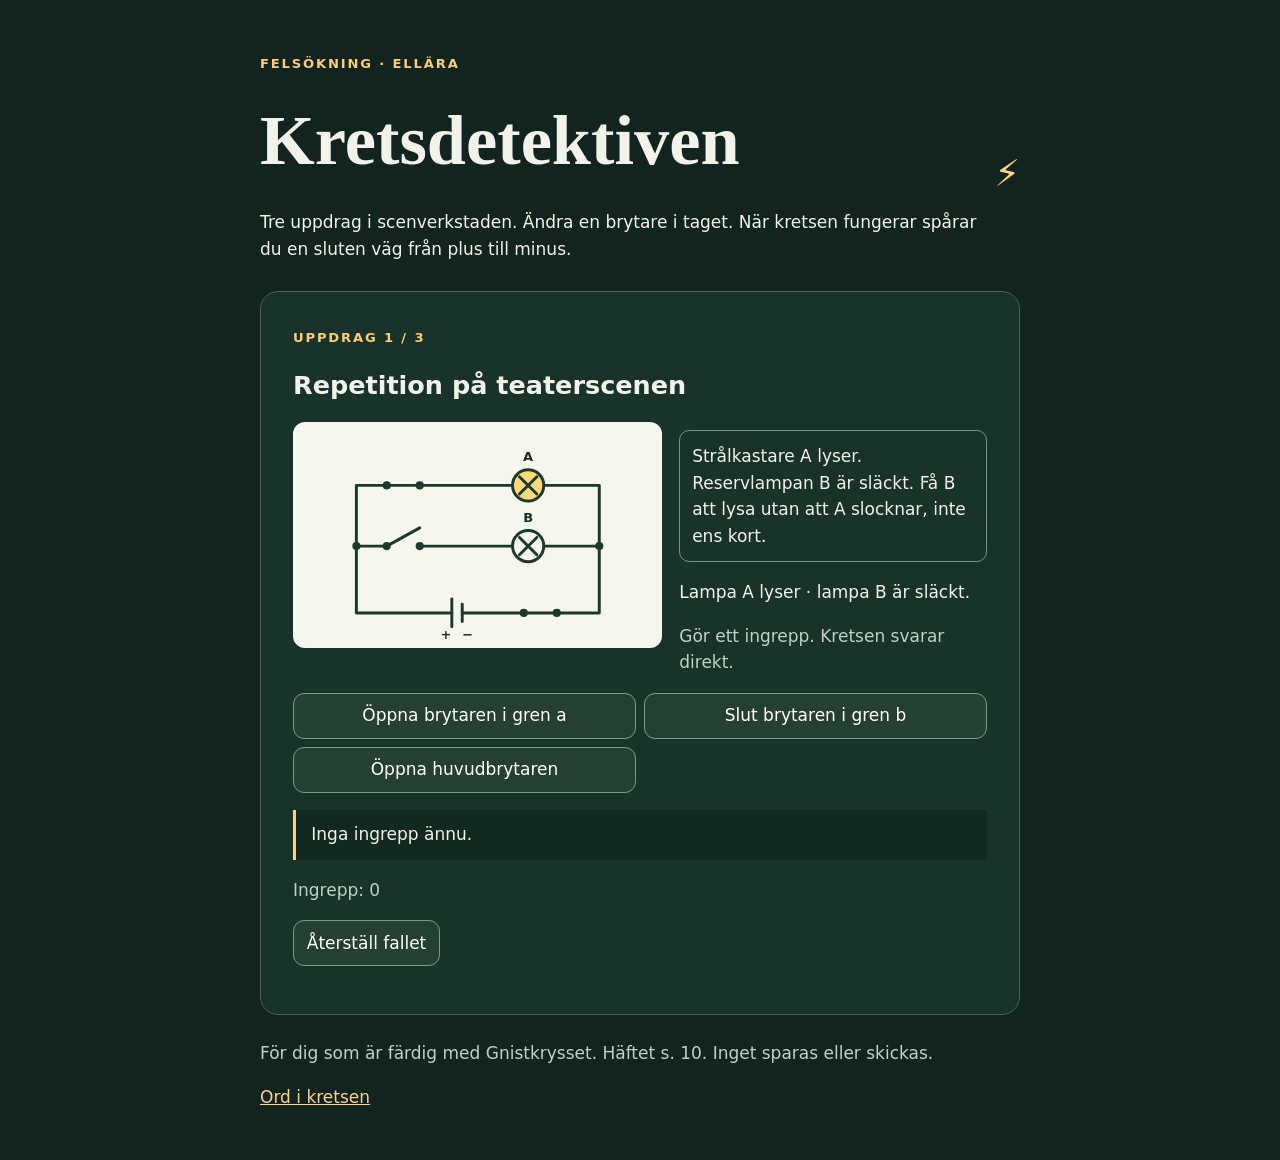
<file: kretsdetektiven/index.html>
<!doctype html><html lang="sv"><head><meta charset="utf-8"><meta name="viewport" content="width=device-width,initial-scale=1"><meta name="theme-color" content="#112420"><title>Kretsdetektiven · Ellära</title><style>*{box-sizing:border-box}body{margin:0;background:#112420;color:#f1f3e9;font:17px/1.56 system-ui,sans-serif}main{max-width:860px;margin:auto;padding:clamp(18px,5vw,50px)}.tag{color:#ffcc77;font-size:.82rem;font-weight:750;letter-spacing:.14em}h1{font-family:Georgia,serif;font-size:clamp(2.35rem,7vw,4.4rem);line-height:1.05;margin:.2em 0}h2{line-height:1.2}p{margin:.5em 0 1em}a{color:#ffd28b}section{background:#19322a;border:1px solid #476655;border-radius:18px;padding:clamp(14px,4vw,32px);margin:1.4em 0}.diagram{background:#f5f7ed;border-radius:12px;color:#182c23;padding:.4em;margin:.8em 0}.diagram svg{display:block;width:100%;max-height:240px;margin:auto}.opts,.tools{display:flex;gap:.65em;flex-wrap:wrap;margin:.9em 0}button{font:inherit;border:1px solid #7c9a88;background:#263f33;color:#fff;border-radius:.65em;min-height:46px;padding:.4em .75em;cursor:pointer}button.primary{background:#ffd185;color:#242116;border-color:#ffd185;font-weight:700}button:disabled{opacity:.45;cursor:default}button[aria-pressed=true]{background:#ffd185;color:#242116}button:focus-visible,summary:focus-visible,a:focus-visible{outline:3px solid #ffd185;outline-offset:4px}.feedback{min-height:3em}.muted,small{color:#c0d1c4}summary{cursor:pointer}footer{margin-top:1.5em}[hidden]{display:none!important}header{display:grid;grid-template-columns:minmax(0,1fr) auto;gap:12px;align-items:end}header p,.tag{margin:.3em 0}header .tag{grid-column:1/-1}.mark{font-size:2.3rem;color:#ffd185;line-height:1}.case{display:grid;grid-template-columns:minmax(0,1.2fr) minmax(0,1fr);gap:1em;align-items:start}.case .diagram{margin:0}.case p:last-child{margin-bottom:0}.buttons{display:grid;grid-template-columns:repeat(auto-fit,minmax(min(15em,100%),1fr));gap:8px;margin:1em 0}.panel{border-left:3px solid #ffd185;padding:.7em .9em;background:#112921}.on{color:#ffdb8c}.target,button{overflow-wrap:anywhere}.pill{float:right;color:#ffd185;font-size:.85rem}.target{border:1px solid #789887;border-radius:.6em;padding:.7em}details+details{margin-top:.7em}@media(max-width:690px){.case{display:block}.case .diagram{margin-bottom:1em}.mark{display:none}header{grid-template-columns:minmax(0,1fr)}}</style></head><body><main><header><p class=tag>FELSÖKNING · ELLÄRA</p><h1>Kretsdetektiven</h1><span class=mark aria-hidden=true>⚡</span><p>Tre uppdrag i scenverkstaden. Ändra en brytare i taget. När kretsen fungerar spårar du en sluten väg från plus till minus.</p></header><section aria-labelledby=title><p class=tag id=progress></p><h2 id=title tabindex=-1></h2><div class=case><div class=diagram id=diagram></div><div><p class=target id=target></p><p id=lamps aria-live=polite></p><p class=muted id=instruction></p></div></div><div class=buttons id=choices></div><p class=panel id=report role=status>Inga ingrepp ännu.</p><p id=log class=muted></p><div id=trace hidden><h3>Följ strömmen</h3><p id=tracePrompt></p><div class=buttons id=traceChoices></div><p id=traceResponse role=status></p></div><div id=debrief hidden><h3>Vad visade försöket?</h3><p id=explain></p><p id=phetwork></p><a href="https://phet.colorado.edu/sims/html/circuit-construction-kit-dc/latest/circuit-construction-kit-dc_sv.html" target=_blank rel=noopener>Bygg samma krets i PhET på svenska</a></div><div class=tools><button id=reset>Återställ fallet</button><button class=primary id=next hidden>Nästa fall</button></div></section><footer><p class=muted>För dig som är färdig med Gnistkrysset. Häftet s. 10. Inget sparas eller skickas.</p><a href="../ord-i-kretsen/">Ord i kretsen</a></footer></main><script>const $=x=>document.getElementById(x);
function lamp(x,y,label='',lit=false){return `<circle cx="${x}" cy="${y}" r="18" fill="${lit?'#ffda7b':'#f5f7ed'}"/><path d="m${x-10} ${y-10} 20 20m-20 0 20 -20"/>${label?`<text x="${x}" y="${y-28}" text-anchor="middle">${label}</text>`:''}`}
function sw(x,y,open){return `<circle cx="${x}" cy="${y}" r="3"/><circle cx="${x+38}" cy="${y}" r="3"/><path d="M${x} ${y}l38 ${open?-21:0}"/>`}
function svg(inner,label){return `<svg viewBox="0 0 410 245" role="img" aria-label="${label}" xmlns="http://www.w3.org/2000/svg"><style>text{font:700 15px system-ui;stroke:none;fill:#172f24}</style><g fill="none" stroke="#1c3a2b" stroke-width="3.4" stroke-linecap="round" stroke-linejoin="round">${inner}</g></svg>`}
const battery='<path d="M175 212v-16m0 16v16m12-26v20"/><text x="162" y="242">+</text><text x="187" y="242">−</text>';
function choices(values,fn){$('choices').replaceChildren(...values.map(v=>{const b=document.createElement('button');b.textContent=v;b.onclick=()=>fn(v,b);return b}));}


const cases=[
{title:'Repetition på teaterscenen',type:'parallel',start:[true,false,true],story:'Strålkastare A lyser. Reservlampan B är släckt. Få B att lysa utan att A slocknar, inte ens kort.',guide:'Gör ett ingrepp. Kretsen svarar direkt.',goal:(a,b,seen)=>a&&b&&!seen,exp:'A och B har var sin sluten väg i parallellkopplingen. Du kan sluta B:s gren utan att ändra A:s.',phet:'Bygg två parallellgrenar och sätt en brytare i var och en. Pröva att öppna en gren i taget.'},
{title:'Ljus över provbordet',type:'series',start:[true,false,true],story:'Två lampor sitter i samma slinga och båda är släckta. Tänd båda med ett ingrepp.',guide:'Välj vilken brytare du vill ändra. Leta efter vägen hela vägen tillbaka till batteriet.',goal:(a,b)=>a&&b,exp:'I serie delar lamporna samma strömväg. En enda öppen brytare bryter vägen för båda.',phet:'Bygg två lampor och två brytare i serie. Kontrollera om det spelar någon roll vilken brytare som är öppen.'},
{title:'Mörklägg bara kulissen',type:'parallel',start:[true,true,true],story:'Båda lamporna lyser. Lampa B ska släckas, men lampa A måste lysa hela tiden.',guide:'Prova att dra en gräns mellan det som påverkar en gren och det som påverkar båda.',goal:(a,b,seen)=>a&&!b&&!seen,exp:'Öppna B:s egen gren i stället för den gemensamma ledningen. Huvudbrytaren skulle bryta båda strömvägarna.',phet:'Flytta en brytare mellan lampans gren och ledningen före delningen. Jämför vad som slocknar.'}];
let i=0,c,S,moves,seen,done,leg=0;
const routes=[
 {path:[[175,212],[65,212],[65,135],[263,135],[345,135],[345,212],[187,212]],points:[1,4,6,7],note:'Båda lamporna lyser. Du ska rita av en enda sluten väg, genom B.',options:[['Genom lampan B','Genom lampan A'],['Längs ledningen ned mot batteriets minuspol','Över till den andra lampan i samma gren'],['Tillbaka till batteriets andra pol','Stanna vid lampan']]},
 {path:[[175,212],[45,212],[45,77],[175,77],[259,77],[366,77],[366,212],[187,212]],points:[1,4,5,8],note:'Du börjar vid pluspolen och följer en möjlig väg till minuspolen. I vilken ordning möter du lamporna?',options:[['Först lampa A','Först lampa B'],['Vidare genom lampa B','Via en ny gren'],['Till batteriets andra pol','Stanna vid lampa B']]},
 {path:[[175,212],[65,212],[65,65],[263,65],[345,65],[345,212],[187,212]],points:[1,4,6,7],note:'B är släckt. Spåra den väg som fortfarande fungerar.',options:[['Genom gren A','Genom gren B'],['Följ ledningen på andra sidan A','Gå via den öppna brytaren vid B'],['Tillbaka till batteriets andra pol','Stanna vid lampan']]}];
function traceOverlay(){if(!done)return '';const path=routes[i].path.slice(0,routes[i].points[leg]);return '<polyline points="'+path.map(a=>a.join(',')).join(' ')+'" stroke="#aa6400" stroke-width="5" opacity=".75" stroke-dasharray="6 5"/><circle cx="'+path.at(-1)[0]+'" cy="'+path.at(-1)[1]+'" r="6" fill="#ffb848" stroke="#66390d"/>';}
function traceStep(){const r=routes[i];$('trace').hidden=false;$('tracePrompt').textContent=leg===0?r.note:leg===3?'Du har spårat en hel väg mellan batteripolerna.':'Följ ledningen vidare där spåret slutar. Vart går du nu?';
$('traceChoices').replaceChildren();if(leg===3){$('traceResponse').textContent='Banan klar.';$('explain').textContent=c.exp;$('phetwork').textContent=c.phet;$('debrief').hidden=false;$('next').hidden=false;$('next').textContent=i===cases.length-1?'Spela igen':'Nästa fall';update();return;}
const [correct,other]=r.options[leg];for(const opt of (leg+i)%2?[other,correct]:[correct,other]){const b=document.createElement('button');b.textContent=opt;b.onclick=()=>{if(opt!==correct){$('traceResponse').textContent='Det är inte nästa steg på den här vägen. Följ ledningen från markeringen.';return;}leg++;$('traceResponse').textContent='Rätt väg.';traceStep();update();$('traceChoices').querySelector('button')?.focus();};$('traceChoices').append(b);}}

function state(){const [a,b,main]=S;return c.type==='series'?[a&&b&&main,a&&b&&main]:[a&&main,b&&main]}
function draw(a,b){const [A,B,M]=S;
if(c.type==='series')return battery+'<path d="M175 212H45V77h35m38 0h39m36 0h48m36 0h24m38 0h27v135H187"/>'+sw(80,77,!A)+sw(301,77,!B)+lamp(175,77,'A',a)+lamp(259,77,'B',b);
return battery+'<path d="M175 212H65V65h35m38 0h107m36 0h64v147h-49m-38 0h-71M65 135h35m38 0h107m36 0h64"/><circle cx="65" cy="135" r="3" fill="#1c3a2b"/><circle cx="345" cy="135" r="3" fill="#1c3a2b"/>'+sw(100,65,!A)+sw(100,135,!B)+sw(258,212,!M)+lamp(263,65,'A',a)+lamp(263,135,'B',b);}
const on=x=>x?'lyser':'är släckt';
const choiceNames=()=>c.type==='series'?['Brytaren före A','Brytaren efter B']:['Brytaren i gren A','Brytaren i gren B','Huvudbrytaren'];
function update(){const [a,b]=state();$('diagram').innerHTML=svg(draw(a,b)+traceOverlay(),'Kopplingsschema. '+(c.type==='series'?'Serie. ':'Två parallella grenar. ')+'Lampa A '+on(a)+'. Lampa B '+on(b)+'.');$('lamps').textContent='Lampa A '+on(a)+' · lampa B '+on(b)+'.';$('log').textContent='Ingrepp: '+moves+(seen?' · A har varit släckt.':'');[...$('choices').children].forEach((el,k)=>{el.textContent=(S[k]?'Öppna ':'Slut ')+choiceNames()[k].toLocaleLowerCase('sv');el.disabled=done||seen||(c.type==='series'&&moves>0);});}
function render(){c=cases[i];S=c.start.slice();moves=0;seen=false;done=false;leg=0;$('trace').hidden=true;$('traceResponse').textContent='';$('progress').textContent='UPPDRAG '+(i+1)+' / '+cases.length;$('title').textContent=c.title;$('target').textContent=c.story;$('instruction').textContent=c.guide;$('debrief').hidden=true;$('next').hidden=true;$('report').textContent='Inga ingrepp ännu.';$('choices').replaceChildren(...choiceNames().map((_,k)=>{const el=document.createElement('button');el.onclick=()=>{S[k]=!S[k];moves++;const [a,b]=state();if(c.type!=='series'&&!a)seen=true;if(c.goal(a,b,seen)){done=true;$('report').textContent='Kretsen fungerar som beställt. Följ nu en möjlig strömväg.';traceStep();$('traceChoices').querySelector('button').focus();}else $('report').textContent=seen?'A slocknade. Återställ och pröva att ändra en annan brytare.':c.type==='series'?'Båda är fortfarande släckta. Återställ och leta efter avbrottet.':'Uppdraget är inte löst än. Vad ändrade ditt ingrepp?';update();};return el;}));update();}
$('reset').onclick=()=>{render();$('title').focus()};$('next').onclick=()=>{i=(i+1)%cases.length;render();$('title').focus()};render();
</script></body></html>
</file>
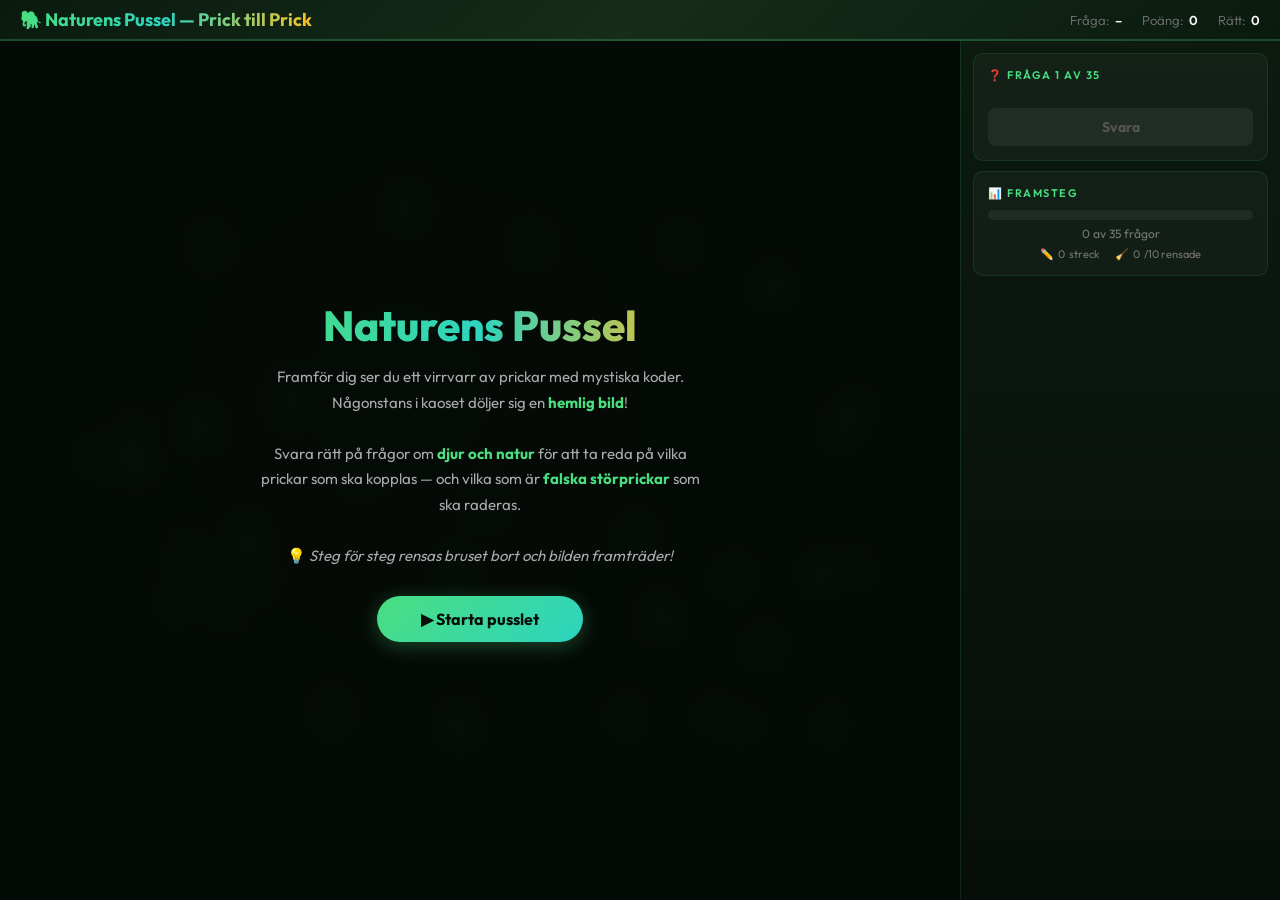
<file: naturens_pussel/index.html>
<!DOCTYPE html>
<html lang="sv">

<head>
    <meta charset="UTF-8">
    <meta name="viewport" content="width=device-width, initial-scale=1.0">
    <title>Naturens Pussel — Prick till Prick</title>
    <meta name="description" content="Svara på frågor om djur och natur för att avslöja en dold bild — prick till prick med kunskapsfrågor.">
    <style>
        @import url('https://fonts.googleapis.com/css2?family=Outfit:wght@300;400;600;700;800&display=swap');

        * { margin: 0; padding: 0; box-sizing: border-box; }

        :root {
            --bg: #070e0a;
            --surface: rgba(255, 255, 255, 0.03);
            --border: rgba(74, 222, 128, 0.12);
            --primary: #4ade80;
            --primary-dim: rgba(74, 222, 128, 0.4);
            --secondary: #2dd4bf;
            --accent: #fbbf24;
            --text: #e0e0e0;
            --text-dim: #777;
            --correct: #4ade80;
            --wrong: #ef4444;
            --erase: #f97316;
        }

        body {
            background: var(--bg);
            color: var(--text);
            font-family: 'Outfit', sans-serif;
            overflow: hidden;
            height: 100vh;
            height: 100dvh;
            display: flex;
            flex-direction: column;
        }

        /* ─── Header ─── */
        header {
            background: linear-gradient(135deg, #0a1a0f 0%, #152d1a 50%, #0a1a0f 100%);
            border-bottom: 2px solid rgba(74, 222, 128, 0.25);
            padding: 8px 20px;
            display: flex;
            align-items: center;
            justify-content: space-between;
            flex-shrink: 0;
            z-index: 10;
        }

        header h1 {
            font-size: 18px;
            font-weight: 700;
            background: linear-gradient(90deg, #4ade80, #2dd4bf, #fbbf24);
            -webkit-background-clip: text;
            -webkit-text-fill-color: transparent;
            background-clip: text;
        }

        .header-info {
            display: flex;
            gap: 20px;
            align-items: center;
            font-size: 13px;
        }

        .header-info span { display: flex; align-items: center; gap: 5px; }
        .header-info .label { color: var(--text-dim); font-weight: 300; }
        .header-info .value { font-weight: 600; color: #fff; }

        /* ─── Main layout ─── */
        main { flex: 1; display: flex; overflow: hidden; position: relative; }

        #canvasWrap { flex: 1; position: relative; overflow: hidden; min-width: 0; }
        canvas { display: block; }

        /* ─── Overlays ─── */
        .overlay {
            position: absolute;
            inset: 0;
            background: rgba(5, 10, 6, 0.92);
            backdrop-filter: blur(12px);
            display: flex;
            align-items: center;
            justify-content: center;
            z-index: 20;
            transition: opacity 0.5s;
        }

        .overlay.hidden { opacity: 0; pointer-events: none; }

        .overlay-content { text-align: center; max-width: 500px; padding: 30px; }

        .overlay-content h2 {
            font-size: 42px;
            font-weight: 800;
            background: linear-gradient(90deg, #4ade80, #2dd4bf, #fbbf24);
            -webkit-background-clip: text;
            -webkit-text-fill-color: transparent;
            background-clip: text;
            margin-bottom: 12px;
        }

        .overlay-content .subtitle {
            font-size: 15px;
            color: #aaa;
            line-height: 1.7;
            margin-bottom: 28px;
        }

        .overlay-content .subtitle strong { color: #4ade80; }

        .btn-main {
            background: linear-gradient(135deg, #4ade80, #2dd4bf);
            border: none;
            color: #070e0a;
            font-family: 'Outfit', sans-serif;
            font-size: 16px;
            font-weight: 700;
            padding: 13px 44px;
            border-radius: 30px;
            cursor: pointer;
            transition: transform 0.2s, box-shadow 0.2s;
            box-shadow: 0 4px 20px rgba(74, 222, 128, 0.3);
        }

        .btn-main:hover {
            transform: scale(1.05);
            box-shadow: 0 6px 30px rgba(74, 222, 128, 0.5);
        }

        .stats-grid {
            display: grid;
            grid-template-columns: 1fr 1fr;
            gap: 10px;
            margin-bottom: 24px;
        }

        .stat-box {
            background: rgba(255, 255, 255, 0.05);
            border: 1px solid rgba(255, 255, 255, 0.08);
            border-radius: 10px;
            padding: 12px;
        }

        .stat-box .stat-label { font-size: 10px; text-transform: uppercase; letter-spacing: 1px; color: #888; }
        .stat-box .stat-value { font-size: 22px; font-weight: 700; color: #fff; }

        /* ─── Panel ─── */
        #panel {
            width: 320px;
            background: linear-gradient(180deg, #0c1a10, #070e0a);
            border-left: 1px solid var(--border);
            padding: 12px;
            overflow-y: auto;
            flex-shrink: 0;
            display: flex;
            flex-direction: column;
            gap: 10px;
            font-size: 13px;
        }

        .card {
            background: var(--surface);
            border: 1px solid var(--border);
            border-radius: 10px;
            padding: 14px;
        }

        .card-header {
            font-size: 11px;
            text-transform: uppercase;
            letter-spacing: 1.5px;
            color: var(--primary);
            font-weight: 600;
            margin-bottom: 10px;
            display: flex;
            align-items: center;
            justify-content: space-between;
        }

        .q-text { font-size: 14px; line-height: 1.6; color: #ddd; margin-bottom: 14px; }

        /* ─── Options ─── */
        .options { display: flex; flex-direction: column; gap: 6px; margin-bottom: 12px; }

        .option {
            display: flex;
            align-items: center;
            gap: 10px;
            padding: 10px 12px;
            background: rgba(255, 255, 255, 0.04);
            border: 1px solid rgba(255, 255, 255, 0.08);
            border-radius: 8px;
            cursor: pointer;
            transition: all 0.2s;
            font-size: 13px;
        }

        .option:hover:not(.disabled) {
            background: rgba(74, 222, 128, 0.08);
            border-color: rgba(74, 222, 128, 0.2);
        }

        .option.selected {
            background: rgba(74, 222, 128, 0.12);
            border-color: var(--primary);
        }

        .option.correct { background: rgba(74, 222, 128, 0.2); border-color: var(--correct); }
        .option.wrong { background: rgba(239, 68, 68, 0.15); border-color: var(--wrong); opacity: 0.5; }
        .option.disabled { pointer-events: none; opacity: 0.35; }

        .option-letter {
            display: flex;
            align-items: center;
            justify-content: center;
            width: 24px;
            height: 24px;
            background: rgba(255, 255, 255, 0.08);
            border-radius: 6px;
            font-weight: 700;
            font-size: 12px;
            color: #bbb;
            flex-shrink: 0;
        }

        .option.selected .option-letter { background: var(--primary); color: #070e0a; }
        .option.correct .option-letter { background: var(--correct); color: #070e0a; }
        .option.wrong .option-letter { background: var(--wrong); color: #fff; }
        .option-text { color: #ccc; line-height: 1.4; }

        .btn-answer {
            width: 100%;
            padding: 10px;
            background: linear-gradient(135deg, #4ade80, #2dd4bf);
            border: none;
            border-radius: 8px;
            font-family: 'Outfit', sans-serif;
            font-size: 14px;
            font-weight: 700;
            color: #070e0a;
            cursor: pointer;
            transition: all 0.2s;
        }

        .btn-answer:disabled { background: rgba(255, 255, 255, 0.06); color: #555; cursor: not-allowed; }
        .btn-answer:not(:disabled):hover { transform: translateY(-1px); box-shadow: 0 4px 16px rgba(74, 222, 128, 0.3); }

        .hint-box {
            margin-top: 10px;
            padding: 10px 12px;
            background: rgba(251, 191, 36, 0.08);
            border: 1px solid rgba(251, 191, 36, 0.2);
            border-radius: 8px;
            font-size: 12px;
            color: #d4a017;
            line-height: 1.5;
        }

        /* ─── Connect card ─── */
        .connect-instruction {
            font-size: 15px;
            text-align: center;
            line-height: 1.8;
            color: #ddd;
            margin-bottom: 8px;
        }

        .connect-instruction strong {
            font-size: 18px;
            color: var(--accent);
            background: rgba(251, 191, 36, 0.12);
            padding: 2px 8px;
            border-radius: 6px;
            letter-spacing: 1px;
        }

        .connect-hint { text-align: center; font-size: 11px; color: var(--text-dim); }

        /* ─── Erase card ─── */
        .erase-instruction {
            font-size: 14px;
            text-align: center;
            line-height: 1.6;
            color: #ddd;
            margin-bottom: 8px;
        }

        .erase-codes {
            text-align: center;
            font-size: 17px;
            font-weight: 700;
            color: var(--erase);
            letter-spacing: 2px;
            margin-bottom: 8px;
        }

        .erase-hint { text-align: center; font-size: 11px; color: var(--text-dim); }

        /* ─── Fact & Progress ─── */
        .fact-text { font-size: 12px; line-height: 1.6; color: #aaa; }

        .progress-track {
            height: 10px;
            background: rgba(255, 255, 255, 0.06);
            border-radius: 5px;
            overflow: hidden;
            margin-bottom: 6px;
        }

        .progress-fill {
            height: 100%;
            background: linear-gradient(90deg, #4ade80, #2dd4bf);
            border-radius: 5px;
            transition: width 0.5s cubic-bezier(0.34, 1.56, 0.64, 1);
        }

        .progress-text { font-size: 12px; color: var(--text-dim); text-align: center; }

        .progress-details {
            display: flex;
            justify-content: center;
            gap: 16px;
            margin-top: 6px;
            font-size: 11px;
            color: var(--text-dim);
        }

        .progress-details span { display: flex; align-items: center; gap: 4px; }

        .score-popup { font-size: 16px; font-weight: 800; color: var(--accent); opacity: 0; }

        .score-popup.show { animation: popScore 1.8s ease forwards; }

        @keyframes popScore {
            0% { opacity: 1; transform: translateY(0) scale(1.2); }
            20% { transform: translateY(-5px) scale(1); }
            100% { opacity: 0; transform: translateY(-18px); }
        }

        .hidden { display: none !important; }

        /* ─── Responsive ─── */
        @media (max-width: 800px) {
            main { flex-direction: column; }
            #canvasWrap { flex: 1.1; min-height: 45vh; }
            #panel {
                width: 100%;
                max-height: 55vh;
                border-left: none;
                border-top: 1px solid var(--border);
                gap: 8px;
                padding: 10px;
                overflow-y: auto;
            }
            #panel .card { flex: 1 1 100%; min-width: 0; }
            #progressCard { order: -1; }
            header h1 { font-size: 14px; }
            .header-info { gap: 10px; font-size: 11px; }
        }
    </style>
</head>

<body>
    <header>
        <h1>🐘 Naturens Pussel — Prick till Prick</h1>
        <div class="header-info">
            <span><span class="label">Fråga:</span> <span class="value" id="hdrQ">–</span></span>
            <span><span class="label">Poäng:</span> <span class="value" id="hdrScore">0</span></span>
            <span><span class="label">Rätt:</span> <span class="value" id="hdrCorrect">0</span></span>
        </div>
    </header>

    <main>
        <div id="canvasWrap">
            <canvas id="puzzleCanvas"></canvas>

            <div class="overlay" id="startOverlay">
                <div class="overlay-content">
                    <h2>Naturens Pussel</h2>
                    <p class="subtitle">
                        Framför dig ser du ett virrvarr av prickar med mystiska koder.
                        Någonstans i kaoset döljer sig en <strong>hemlig bild</strong>!<br><br>
                        Svara rätt på frågor om <strong>djur och natur</strong>
                        för att ta reda på vilka prickar som ska kopplas — och vilka
                        som är <strong>falska störprickar</strong> som ska raderas.<br><br>
                        💡 <em>Steg för steg rensas bruset bort och bilden framträder!</em>
                    </p>
                    <button class="btn-main" id="btnStart">▶ Starta pusslet</button>
                </div>
            </div>

            <div class="overlay hidden" id="celebrationOverlay">
                <div class="overlay-content">
                    <h2>🎉 Grattis!</h2>
                    <p class="subtitle">Du har avslöjat den dolda bilden — en <strong>elefant</strong>!</p>
                    <div class="stats-grid" id="finalStats"></div>
                    <button class="btn-main" id="btnRestart">🔄 Spela igen</button>
                </div>
            </div>
        </div>

        <div id="panel">
            <div class="card" id="questionCard">
                <div class="card-header">
                    <span>❓ Fråga <span id="qNum">1</span> av <span id="qTotal">35</span></span>
                    <span class="score-popup" id="scorePopup"></span>
                </div>
                <p id="qText" class="q-text"></p>
                <div id="qOptions" class="options"></div>
                <button id="btnAnswer" class="btn-answer" disabled>Svara</button>
                <div id="hintBox" class="hint-box hidden">
                    <span>💡 </span><span id="hintText"></span>
                </div>
            </div>

            <div class="card hidden" id="connectCard">
                <div class="card-header">🔗 Koppla ihop!</div>
                <p class="connect-instruction">
                    Dra ett streck mellan<br>
                    <strong id="cFrom"></strong> → <strong id="cTo"></strong>
                </p>
                <p class="connect-hint">Klicka på de två pulsande prickarna</p>
            </div>

            <div class="card hidden" id="eraseCard">
                <div class="card-header">🧹 Rensa störprickar!</div>
                <p class="erase-instruction">Falska prickar försvinner:</p>
                <p class="erase-codes" id="eDots"></p>
                <p class="erase-hint">De raderas automatiskt…</p>
            </div>

            <div class="card hidden" id="factCard">
                <div class="card-header">💡 Visste du?</div>
                <p id="factText" class="fact-text"></p>
            </div>

            <div class="card" id="progressCard">
                <div class="card-header">📊 Framsteg</div>
                <div class="progress-track">
                    <div class="progress-fill" id="progressFill" style="width:0%"></div>
                </div>
                <p class="progress-text" id="progressText">0 av 35 frågor</p>
                <div class="progress-details">
                    <span>✏️ <span id="edgesDone">0</span> streck</span>
                    <span>🧹 <span id="eraseDone">0</span>/10 rensade</span>
                </div>
            </div>
        </div>
    </main>

    <script>
    'use strict';

    // ═══════════════════════════════════════════════════════
    //  FRÅGEBANK — REDIGERA HÄR FÖR ATT BYTA FRÅGOR!
    //
    //  Två typer:
    //    type: 'connect'  — rätt svar avslöjar ett streck
    //        edge: [fromId, toId]
    //    type: 'erase'    — rätt svar raderar störprickar
    //        eraseDots: [id1, id2, id3]
    //
    //  Ordningen i arrayen = ordningen frågorna ställs.
    // ═══════════════════════════════════════════════════════

    const PUZZLE_DATA = [
      // ─── Elefantkonturen har 33 punkter (P0–P32) och 33 kanter.
      //     25 connect-frågor ritar dessa 33 kanter (8 frågor ritar dubbelkanter via 'edges').
      //     10 erase-frågor rensar störprickar (P33–P67).
      //     Totalt 35 frågor.
      // ───

      // ── 1. Connect: hjässa → öra/kind ──
      {
        type: 'connect', edge: [0, 1],
        question: "Vilket är världens största nu levande landdjur?",
        options: ["Vit noshörning", "Afrikansk savannelefant", "Flodhäst", "Giraff"],
        correct: 1,
        hint: "Det lever på Afrikas savanner och har en lång snabel…",
        fact: "En afrikansk savannelefant kan väga upp till 6 ton — lika tungt som en stor lastbil!"
      },
      // ── 2. Erase ──
      {
        type: 'erase', eraseDots: [33, 36, 40],
        question: "Vad kallas den vätska som omger kroppens celler och förser dem med näring?",
        options: ["Lymfa", "Blodplasma", "Vävnadsvätska", "Saliv"],
        correct: 2,
        hint: "Den finns i utrymmet mellan cellerna…",
        fact: "Vävnadsvätskan bildas när blodplasma filtreras ut genom kapillärväggarna."
      },
      // ── 3. Connect: snabelfäste → snabel övre ──
      {
        type: 'connect', edges: [[1, 2], [2, 3]],
        question: "Hur många ben har en insekt?",
        options: ["4", "6", "8", "10"],
        correct: 1,
        hint: "Fler än en hund men färre än en spindel…",
        fact: "Alla insekter har exakt 6 ben (tre par). Spindlar har 8 och tillhör spindeldjuren."
      },
      // ── 4. Connect: snabel övre → snabelspets → snabelkurl ──
      {
        type: 'connect', edges: [[3, 4], [4, 5]],
        question: "Vad kallas den process i kloroplasten där växter bildar druvsocker av koldioxid och vatten med hjälp av solljus?",
        options: ["Cellandning", "Fotosyntes", "Jäsning", "Transpiration"],
        correct: 1,
        hint: "'Foto' = ljus, 'syntes' = att sätta ihop…",
        fact: "Fotosyntes: 6CO₂ + 6H₂O + ljusenergi → C₆H₁₂O₆ + 6O₂."
      },
      // ── 5. Erase ──
      {
        type: 'erase', eraseDots: [35, 48, 58],
        question: "Vilket djur producerar honung?",
        options: ["Humla", "Geting", "Honungsbi", "Myra"],
        correct: 2,
        hint: "De lever i samhällen med en drottning och arbetare…",
        fact: "Ett honungsbisamhälle kan producera 20–30 kg honung per år!"
      },
      // ── 6. Connect: snabelkurl → snabelretur ──
      {
        type: 'connect', edge: [5, 6],
        question: "Vad kallas djur som äter både växter och kött?",
        options: ["Herbivorer", "Karnivorer", "Omnivorer", "Insektivorer"],
        correct: 2,
        hint: "'Omni' betyder 'allt' på latin…",
        fact: "Björn, gris och människa är exempel på omnivorer — allätare."
      },
      // ── 7. Connect: snabel innerkurva → snabelslinga → underkäke ──
      {
        type: 'connect', edges: [[7, 8], [8, 9]],
        question: "Vilken gas finns det mer av i utandningsluften jämfört med inandningsluften?",
        options: ["Syre", "Koldioxid", "Metan", "Kväve"],
        correct: 1,
        hint: "Det är samma gas som växter behöver för fotosyntes…",
        fact: "Utandningsluften innehåller ca 4 % koldioxid — 100× mer än de 0,04 % i inandningsluften."
      },
      // ── 8. Erase ──
      {
        type: 'erase', eraseDots: [38, 43, 65],
        question: "Vad kallas det när igelkottar och björnar vilar med kraftigt sänkt ämnesomsättning under vintern?",
        options: ["Migration", "Vinterdvala", "Metamorfos", "Diapaus"],
        correct: 1,
        hint: "De sover i princip hela vintern…",
        fact: "Igelkottens hjärta slår bara 5 slag per minut under vinterdvalan — normalt 190!"
      },
      // ── 9. Connect: snabelretur → snabel innerkurva ──
      {
        type: 'connect', edge: [6, 7],
        question: "Hur fortplantar sig svampar?",
        options: ["Med frön", "Med sporer", "Med lökar", "Med avläggare"],
        correct: 1,
        hint: "De sprids med vinden, men det är inte frön…",
        fact: "Svampar är varken växter eller djur — de bildar ett helt eget rike!"
      },
      // ── 10. Connect: underkäke → hals ──
      {
        type: 'connect', edge: [9, 10],
        question: "Vilket djur är känt för att kunna ändra sin hudfärg?",
        options: ["Gecko", "Groda", "Kameleont", "Leguan"],
        correct: 2,
        hint: "Den lever i tropiska träd och har ögon som rör sig oberoende av varandra…",
        fact: "Kameleonter ändrar färg främst för kommunikation och temperaturreglering, inte kamouflage!"
      },
      // ── 11. Erase ──
      {
        type: 'erase', eraseDots: [39, 52, 55],
        question: "Vilken organism tillhör INTE djurriket?",
        options: ["Korall", "Sjöstjärna", "Champinjon", "Bläckfisk"],
        correct: 2,
        hint: "Den ser ut som en växt men är varken växt eller djur…",
        fact: "Champinjoner tillhör svampriket — ett helt eget rike skilt från både växt- och djurriket."
      },
      // ── 12. Connect: hals → bröst → framben övre ──
      {
        type: 'connect', edges: [[10, 11], [11, 12]],
        question: "Vad kallas organismer som bryter ner dött organiskt material?",
        options: ["Producenter", "Konsumenter", "Nedbrytare", "Rovdjur"],
        correct: 2,
        hint: "De 'städar' i naturen genom att bryta ner löv och döda djur…",
        fact: "Svampar och bakterier är de viktigaste nedbrytarna — utan dem skulle döda löv aldrig försvinna."
      },
      // ── 13. Connect: framben övre → framfot ──
      {
        type: 'connect', edge: [12, 13],
        question: "Vad heter det gröna pigmentet i växtceller som absorberar ljusenergi?",
        options: ["Keratin", "Melanin", "Klorofyll", "Hemoglobin"],
        correct: 2,
        hint: "'Kloro' = grön, 'fyll' = blad…",
        fact: "Klorofyll absorberar rött och blått ljus men reflekterar grönt — därför ser växter gröna ut!"
      },
      // ── 14. Erase ──
      {
        type: 'erase', eraseDots: [41, 53, 59],
        question: "Vad kallas rovdjur som står högst upp i en näringskedja?",
        options: ["Primärkonsumenter", "Toppredatorer", "Producenter", "Herbivorer"],
        correct: 1,
        hint: "De jagas inte av några andra rovdjur…",
        fact: "Exempel på toppredatorer: örn, varg, haj och isbjörn."
      },
      // ── 15. Connect: framfot → framfot bakkant ──
      {
        type: 'connect', edge: [13, 14],
        question: "Hur många hjärtkammare har ett däggdjurshjärta (förmak + kammare)?",
        options: ["2", "3", "4", "1"],
        correct: 2,
        hint: "Det är dubbelt så många som ett fiskhjärta har…",
        fact: "2 förmak + 2 kammare = 4 hålrum, som separerar syrerikt och syrefattigt blod helt."
      },
      // ── 16. Connect: framfot bakkant → buk nedre → buk ──
      {
        type: 'connect', edges: [[14, 15], [15, 16]],
        question: "Vilket biom finns i arktiska regioner, saknar träd och har permafrost?",
        options: ["Savann", "Stäpp", "Tundra", "Prärie"],
        correct: 2,
        hint: "Marken under ytan är frusen året runt…",
        fact: "I tundran lever ren, fjällräv, snöuggla och lämlar trots extrema förhållanden."
      },
      // ── 17. Erase ──
      {
        type: 'erase', eraseDots: [44, 45, 66],
        question: "Vilket sinne använder fladdermöss för att navigera i mörkret?",
        options: ["Syn", "Ekolokalisering", "Lukt", "Magnetsinne"],
        correct: 1,
        hint: "De sänder ut ljud och lyssnar efter ekot…",
        fact: "Fladdermöss sänder ultraljud med upp till 140 000 Hz — vi hör max 20 000 Hz."
      },
      // ── 18. Connect: buk → buk bak ──
      {
        type: 'connect', edge: [16, 17],
        question: "Vilken fågel kan simma men inte flyga?",
        options: ["Pelikan", "Pingvin", "Albatross", "Lunnefågel"],
        correct: 1,
        hint: "Den lever bland is i Antarktis och har 'smoking'…",
        fact: "Kejsarpingvinen kan dyka ner till 500 meters djup och hålla andan i 20 minuter!"
      },
      // ── 19. Connect: buk bak → bakben övre → bakfot 1 ──
      {
        type: 'connect', edges: [[17, 18], [18, 19]],
        question: "Vad kallas ett samband mellan två arter där båda gynnas av samlevnaden?",
        options: ["Parasitism", "Mutualism", "Kommensalism", "Predation"],
        correct: 1,
        hint: "'Mutual' = ömsesidig…",
        fact: "Bin och blommor: biet får nektar, blomman pollineras — klassisk mutualism!"
      },
      // ── 20. Erase ──
      {
        type: 'erase', eraseDots: [46, 54, 60],
        question: "Hur tar fiskar upp syre ur vattnet?",
        options: ["Med lungor", "Med gälar", "Genom huden", "Med simblåsan"],
        correct: 1,
        hint: "De filtrerar syre genom speciella organ på huvudets sida…",
        fact: "Gälarna har en enorm yta — hos en tonfisk ungefär lika stor som en tennisplan!"
      },
      // ── 21. Connect: bakfot 1 → bakfot 1 bakkant ──
      {
        type: 'connect', edge: [19, 20],
        question: "Vilket vitamin bildar kroppen i huden med hjälp av UVB-strålning?",
        options: ["A-vitamin", "B-vitamin", "C-vitamin", "D-vitamin"],
        correct: 3,
        hint: "Det kallas ibland 'solskenvitaminet' och är viktigt för skelettet…",
        fact: "D-vitamin bildas i huden när UVB-strålar träffar 7-dehydrokolesterol."
      },
      // ── 22. Connect: bakfot 1 bakkant → bakben knä → bakben 2 övre ──
      {
        type: 'connect', edges: [[20, 21], [21, 22]],
        question: "Hur många kromosomer har en vanlig mänsklig kroppscell?",
        options: ["23", "46", "48", "44"],
        correct: 1,
        hint: "Det är 23 par…",
        fact: "22 par autosomer + 1 par könskromosomer (XX eller XY) = 46 stycken totalt."
      },
      // ── 23. Erase ──
      {
        type: 'erase', eraseDots: [49, 50, 51],
        question: "Vad kallas det yttersta cellskiktet som skyddar ett blads yta?",
        options: ["Epidermis", "Dermis", "Bark", "Kambium"],
        correct: 0,
        hint: "Samma namn som det yttersta hudlagret hos människan…",
        fact: "Bladets epidermis täcks av ett vaxlager (kutikula) som hindrar vattenförlust."
      },
      // ── 24. Connect: bakben 2 övre → bakfot 2 → bakfot 2 bakkant ──
      {
        type: 'connect', edges: [[22, 23], [23, 24]],
        question: "Vad kallas ledaren i en elefantflock?",
        options: ["Alfahannen", "Matriarken", "Patriarken", "Kungen"],
        correct: 1,
        hint: "Det är alltid en äldre hona som leder flocken…",
        fact: "Elefantflockar leds av den äldsta honan — matriarken. Vuxna hanar lever ofta ensamma."
      },
      // ── 25. Connect: bakfot 2 bakkant → bakre lår ──
      {
        type: 'connect', edge: [24, 25],
        question: "I vilken del av cellen finns DNA:t lagrat?",
        options: ["Mitokondrien", "Ribosomen", "Cellkärnan", "Cellmembranet"],
        correct: 2,
        hint: "Den ritas ofta som en cirkel i mitten av cellen…",
        fact: "Cellkärnan (nukleus) omsluter DNA:t med ett dubbelväggigt kärnhölje."
      },
      // ── 26. Erase ──
      {
        type: 'erase', eraseDots: [56, 37, 67],
        question: "Vad kallas samlingen av alla levande organismer och deras miljö i ett avgränsat område?",
        options: ["Population", "Ekosystem", "Samhälle", "Habitat"],
        correct: 1,
        hint: "Det omfattar alla biotiska och abiotiska faktorer…",
        fact: "Ett ekosystem kan vara en hel sjö — eller en enda murkna stubbe!"
      },
      // ── 27. Connect: bakre lår → svansrot ──
      {
        type: 'connect', edge: [25, 26],
        question: "Vad kallas den typ av skog som domineras av gran och tall?",
        options: ["Lövskog", "Regnskog", "Barrskog", "Mangroveskog"],
        correct: 2,
        hint: "Träden har barr istället för löv…",
        fact: "Barrskogsbältet (taigan) sträcker sig runt hela jorden — världens största landbiom."
      },
      // ── 28. Connect: svansrot → svanstofs → svansknick ──
      {
        type: 'connect', edges: [[26, 27], [27, 28]],
        question: "Vad sker vid cellandning i mitokondrierna?",
        options: ["Koldioxid omvandlas till syre", "Druvsocker oxideras och ATP bildas", "Proteiner bildas", "Cellen delar sig"],
        correct: 1,
        hint: "Det är i princip fotosyntesens omvända reaktion…",
        fact: "Cellandning: C₆H₁₂O₆ + 6O₂ → 6CO₂ + 6H₂O + energi (ATP)."
      },
      // ── 29. Erase ──
      {
        type: 'erase', eraseDots: [57, 63, 64],
        question: "Vilket grundämne (kemisk symbol C) ingår i alla organiska molekyler?",
        options: ["Järn", "Kol", "Kväve", "Kalcium"],
        correct: 1,
        hint: "Det har symbol C och kan binda till fyra andra atomer…",
        fact: "Kol kan binda till fyra andra atomer samtidigt — nyckeln till livets kemi."
      },
      // ── 30. Connect: svansknick → höft ──
      {
        type: 'connect', edge: [28, 29],
        question: "Hur många halskotor har en giraff jämfört med en människa?",
        options: ["Giraffen har fler", "Människan har fler", "Lika många (7 st)", "Giraffen har inga"],
        correct: 2,
        hint: "Svaret kanske överraskar dig…",
        fact: "Båda har 7 halskotor! Giraffens kotor är bara mycket längre — upp till 25 cm var."
      },
      // ── 31. Connect: höft → ländrygg → mittrygg ──
      {
        type: 'connect', edges: [[29, 30], [30, 31]],
        question: "Vad kallas vattnets kretslopp i naturen?",
        options: ["Kvävecykeln", "Hydrologiska cykeln", "Kolets kretslopp", "Syrecykeln"],
        correct: 1,
        hint: "'Hydro' = vatten på grekiska…",
        fact: "Avdunstning → moln → nederbörd → avrinning — vattnets eviga kretslopp."
      },
      // ── 32. Connect: mittrygg → nacke ──
      {
        type: 'connect', edge: [31, 32],
        question: "Vilken är världens snabbaste fågel på marken?",
        options: ["Strutsen", "Emun", "Nandun", "Kalkonen"],
        correct: 0,
        hint: "Den kan inte flyga men springer snabbare än de flesta djur…",
        fact: "Strutsen springer i 70 km/h och är dessutom världens största fågel — upp till 2,7 m!"
      },
      // ── 33. Connect: nacke → hjässa (stänger konturen) ──
      {
        type: 'connect', edge: [32, 0],
        question: "Vad kallas det skikt i atmosfären som skyddar oss mot UV-strålning?",
        options: ["Troposfären", "Exosfären", "Ozonlagret", "Magnetosfären"],
        correct: 2,
        hint: "Det innehåller en gas med tre syreatomer: O₃…",
        fact: "Ozonlagret ligger 15–35 km upp i stratosfären och absorberar skadlig UVB-strålning."
      },
      // ── 34. Erase ──
      {
        type: 'erase', eraseDots: [34, 42, 61],
        question: "Vilken kroppstemperatur har de flesta friska människor?",
        options: ["35 °C", "37 °C", "39 °C", "41 °C"],
        correct: 1,
        hint: "Det brukar stå på termometern som normalvärde…",
        fact: "Däggdjur och fåglar är jämnvarma (endoterma) — de reglerar sin egen temperatur."
      },
      // ── 35. Erase ──
      {
        type: 'erase', eraseDots: [47, 62],
        question: "Vad kallas det när en ofarlig art efterliknar en giftig arts varningsfärger?",
        options: ["Kamouflage", "Batesisk mimikry", "Aposematism", "Symbios"],
        correct: 1,
        hint: "Den 'härmar' den giftiga artens mönster…",
        fact: "Mjölkormen (ofarlig) liknar korallormen (giftig) — klassisk Batesisk mimikry!"
      }
    ];

    const TOTAL_QUESTIONS = PUZZLE_DATA.length;
    const TOTAL_CONNECTS = PUZZLE_DATA.filter(d => d.type === 'connect').length;
    const TOTAL_ERASES   = PUZZLE_DATA.filter(d => d.type === 'erase').length;

    // Helper: normalize edge/edges to array of [from, to] pairs
    function getEdges(data) {
      if (data.edges) return data.edges;
      if (data.edge) return [data.edge];
      return [];
    }
    // All unique point IDs involved in a connect question
    function getEdgeDotIds(data) {
      const ids = new Set();
      for (const e of getEdges(data)) { ids.add(e[0]); ids.add(e[1]); }
      return [...ids];
    }


    // ═══════════════════════════════════════════════════════
    //  ELEFANTENS FORM + STÖRPRICKAR
    //
    //  33 konturpunkter (P0–P32) — Douglas-Peucker-optimerade från silhuett.
    //  35 störprickar (P33–P67) — slumpade med minsta avstånd 0.045.
    //
    //  Konturen: 33 kanter i ordningen 0→1→…→32→0.
    //  Douglas-Peucker behåller automatiskt de mest signifikanta
    //  hörnen, vilket ger en tydligt igenkännbar elefantform.
    //
    //  P0 = hjässa, medsols runt konturen:
    //   Huvud→snabel: 0→1→2→3→4→5→6→7→8→9→10
    //   Framben: 10→11→12→13→14
    //   Buk→bakben: 14→15→16→17→18→19→20
    //   Bakben 2: 20→21→22→23→24
    //   Svans→rygg: 24→25→26→27→28→29→30→31→32→0
    // ═══════════════════════════════════════════════════════

    const POINTS = [
      // ── Elefantens kontur (33 punkter, Douglas-Peucker) ──
      { id:  0, code: 'Ψ7', nx: 0.185, ny: 0.207, noise: false },  // hjässa
      { id:  1, code: 'Σ3', nx: 0.098, ny: 0.461, noise: false },  // öra/kind
      { id:  2, code: 'κ9', nx: 0.057, ny: 0.483, noise: false },  // snabelfäste
      { id:  3, code: 'Δ1', nx: 0.098, ny: 0.490, noise: false },  // snabel övre
      { id:  4, code: 'θ5', nx: 0.149, ny: 0.673, noise: false },  // snabelspets
      { id:  5, code: 'Ω8', nx: 0.204, ny: 0.683, noise: false },  // snabelkurl
      { id:  6, code: 'λ2', nx: 0.238, ny: 0.643, noise: false },  // snabelretur
      { id:  7, code: 'ρ6', nx: 0.228, ny: 0.594, noise: false },  // snabel innerkurva
      { id:  8, code: 'ξ4', nx: 0.196, ny: 0.645, noise: false },  // snabelslinga
      { id:  9, code: 'α7', nx: 0.160, ny: 0.614, noise: false },  // underkäke
      { id: 10, code: 'Φ3', nx: 0.173, ny: 0.446, noise: false },  // hals
      { id: 11, code: 'ε9', nx: 0.282, ny: 0.409, noise: false },  // bröst
      { id: 12, code: 'μ1', nx: 0.359, ny: 0.497, noise: false },  // framben övre
      { id: 13, code: 'β5', nx: 0.328, ny: 0.823, noise: false },  // framfot
      { id: 14, code: 'η8', nx: 0.476, ny: 0.838, noise: false },  // framfot bakkant
      { id: 15, code: 'π2', nx: 0.472, ny: 0.636, noise: false },  // buk nedre
      { id: 16, code: 'γ6', nx: 0.507, ny: 0.547, noise: false },  // buk
      { id: 17, code: 'ζ4', nx: 0.683, ny: 0.591, noise: false },  // buk bak
      { id: 18, code: 'Θ9', nx: 0.710, ny: 0.696, noise: false },  // bakben övre
      { id: 19, code: 'δ3', nx: 0.670, ny: 0.827, noise: false },  // bakfot 1
      { id: 20, code: 'τ7', nx: 0.770, ny: 0.823, noise: false },  // bakfot 1 bakkant
      { id: 21, code: 'ν1', nx: 0.796, ny: 0.641, noise: false },  // bakben knä
      { id: 22, code: 'χ5', nx: 0.830, ny: 0.734, noise: false },  // bakben 2 övre
      { id: 23, code: 'ι8', nx: 0.806, ny: 0.837, noise: false },  // bakfot 2
      { id: 24, code: 'σ2', nx: 0.907, ny: 0.837, noise: false },  // bakfot 2 bakkant
      { id: 25, code: 'ω6', nx: 0.896, ny: 0.637, noise: false },  // bakre lår
      { id: 26, code: 'Ψ1', nx: 0.918, ny: 0.449, noise: false },  // svansrot
      { id: 27, code: 'Σ5', nx: 0.937, ny: 0.633, noise: false },  // svanstofs
      { id: 28, code: 'κ3', nx: 0.936, ny: 0.423, noise: false },  // svansknick
      { id: 29, code: 'Δ9', nx: 0.841, ny: 0.259, noise: false },  // höft
      { id: 30, code: 'θ9', nx: 0.733, ny: 0.203, noise: false },  // ländrygg
      { id: 31, code: 'Ω4', nx: 0.560, ny: 0.204, noise: false },  // mittrygg
      { id: 32, code: 'λ7', nx: 0.414, ny: 0.154, noise: false },  // nacke

      // ── Störprickar (35 st, min. avstånd 0.045) ──
      { id: 33, code: 'ρ3', nx: 0.628, ny: 0.063, noise: true },
      { id: 34, code: 'ξ6', nx: 0.293, ny: 0.245, noise: true },
      { id: 35, code: 'α1', nx: 0.861, ny: 0.120, noise: true },
      { id: 36, code: 'Φ9', nx: 0.428, ny: 0.067, noise: true },
      { id: 37, code: 'ε2', nx: 0.241, ny: 0.505, noise: true },
      { id: 38, code: 'μ7', nx: 0.064, ny: 0.223, noise: true },
      { id: 39, code: 'β3', nx: 0.638, ny: 0.541, noise: true },
      { id: 40, code: 'η4', nx: 0.785, ny: 0.046, noise: true },
      { id: 41, code: 'π8', nx: 0.353, ny: 0.183, noise: true },
      { id: 42, code: 'γ1', nx: 0.921, ny: 0.350, noise: true },
      { id: 43, code: 'ζ9', nx: 0.125, ny: 0.129, noise: true },
      { id: 44, code: 'Θ2', nx: 0.820, ny: 0.595, noise: true },
      { id: 45, code: 'δ7', nx: 0.783, ny: 0.711, noise: true },
      { id: 46, code: 'τ4', nx: 0.533, ny: 0.935, noise: true },
      { id: 47, code: 'ν5', nx: 0.388, ny: 0.548, noise: true },
      { id: 48, code: 'χ8', nx: 0.688, ny: 0.082, noise: true },
      { id: 49, code: 'ι3', nx: 0.250, ny: 0.306, noise: true },
      { id: 50, code: 'σ6', nx: 0.113, ny: 0.254, noise: true },
      { id: 51, code: 'ω1', nx: 0.133, ny: 0.296, noise: true },
      { id: 52, code: 'Ψ4', nx: 0.625, ny: 0.376, noise: true },
      { id: 53, code: 'Σ1', nx: 0.381, ny: 0.233, noise: true },
      { id: 54, code: 'κ5', nx: 0.286, ny: 0.902, noise: true },
      { id: 55, code: 'Δ8', nx: 0.636, ny: 0.600, noise: true },
      { id: 56, code: 'θ3', nx: 0.190, ny: 0.389, noise: true },
      { id: 57, code: 'Ω6', nx: 0.552, ny: 0.670, noise: true },
      { id: 58, code: 'λ9', nx: 0.251, ny: 0.070, noise: true },
      { id: 59, code: 'ρ1', nx: 0.330, ny: 0.286, noise: true },
      { id: 60, code: 'ξ7', nx: 0.234, ny: 0.907, noise: true },
      { id: 61, code: 'α3', nx: 0.846, ny: 0.330, noise: true },
      { id: 62, code: 'Φ1', nx: 0.556, ny: 0.282, noise: true },
      { id: 63, code: 'ε5', nx: 0.578, ny: 0.866, noise: true },
      { id: 64, code: 'μ9', nx: 0.958, ny: 0.509, noise: true },
      { id: 65, code: 'γ4', nx: 0.124, ny: 0.083, noise: true },
      { id: 66, code: 'ζ1', nx: 0.769, ny: 0.428, noise: true },
      { id: 67, code: 'Θ6', nx: 0.098, ny: 0.391, noise: true },
    ];

    const EYE = { nx: 0.16, ny: 0.35 };


    // ═══════════════════════════════════════════════════════
    //  GAME STATE
    // ═══════════════════════════════════════════════════════

    const canvas = document.getElementById('puzzleCanvas');
    const ctx = canvas.getContext('2d');
    let W = 0, H = 0;
    const PAD = 50;

    let state = 'start';
    let currentQ = 0;
    let score = 0;
    let firstTryCount = 0;
    let attempts = 0;
    let selectedOpt = null;
    let completedEdges = [];
    let completedErases = 0;
    let firstDot = null;
    let visibleNoiseIds = new Set();
    let drawAnim = { active: false, t: 0, from: null, to: null, startTime: 0 };
    let eraseAnim = { active: false, dots: [], startTime: 0 };
    const DRAW_DURATION = 650;
    const ERASE_DURATION = 1000;
    let particles = [];
    let celebrationTime = 0;
    let showEye = false;

    // Audio
    let audioCtx = null;

    function initAudio() {
        try { audioCtx = new (window.AudioContext || window.webkitAudioContext)(); }
        catch (e) { audioCtx = null; }
    }

    function playTone(freq, dur, type, vol, delay) {
        if (!audioCtx) return;
        const t = audioCtx.currentTime + (delay || 0);
        const osc = audioCtx.createOscillator();
        const gain = audioCtx.createGain();
        osc.type = type || 'sine';
        osc.frequency.setValueAtTime(freq, t);
        gain.gain.setValueAtTime(vol || 0.12, t);
        gain.gain.exponentialRampToValueAtTime(0.001, t + dur);
        osc.connect(gain);
        gain.connect(audioCtx.destination);
        osc.start(t);
        osc.stop(t + dur);
    }

    function sfxCorrect()  { playTone(523,.15,'sine',.1,0); playTone(659,.15,'sine',.1,.1); playTone(784,.2,'sine',.12,.2); }
    function sfxWrong()    { playTone(220,.25,'sawtooth',.06); }
    function sfxConnect()  { playTone(440,.08,'sine',.08,0); playTone(554,.08,'sine',.08,.07); playTone(659,.15,'sine',.1,.14); }
    function sfxErase()    { playTone(600,.1,'sine',.08,0); playTone(500,.1,'sine',.07,.08); playTone(350,.2,'triangle',.06,.16); }
    function sfxCelebration() { [523,659,784,1047,784,1047,1319].forEach((f,i) => playTone(f,.3,'sine',.1,i*.14)); }


    // ═══════════════════════════════════════════════════════
    //  HELPERS
    // ═══════════════════════════════════════════════════════

    function sx(nx) { return PAD + nx * (W - 2 * PAD); }
    function sy(ny) { return PAD + ny * (H - 2 * PAD); }

    function resize() {
        const wrap = document.getElementById('canvasWrap');
        const dpr = window.devicePixelRatio || 1;
        W = wrap.clientWidth;
        H = wrap.clientHeight;
        canvas.width = W * dpr;
        canvas.height = H * dpr;
        canvas.style.width = W + 'px';
        canvas.style.height = H + 'px';
        ctx.setTransform(dpr, 0, 0, dpr, 0, 0);
    }

    window.addEventListener('resize', resize);
    resize();

    function isDotVisible(p) {
        if (!p.noise) return true;
        if (eraseAnim.active && eraseAnim.dots.includes(p.id)) return true;
        return visibleNoiseIds.has(p.id);
    }


    // ═══════════════════════════════════════════════════════
    //  PARTICLES
    // ═══════════════════════════════════════════════════════

    function emitParticles(x, y, color, count, speed) {
        for (let i = 0; i < count; i++) {
            const angle = Math.random() * Math.PI * 2;
            const spd = speed * (0.3 + Math.random() * 0.7);
            particles.push({ x, y, vx: Math.cos(angle)*spd, vy: Math.sin(angle)*spd,
                life: 1, decay: 0.012 + Math.random() * 0.02,
                radius: 1.5 + Math.random() * 2.5, color });
        }
    }

    function updateParticles() {
        for (let i = particles.length - 1; i >= 0; i--) {
            const p = particles[i];
            p.x += p.vx; p.y += p.vy; p.vy += 0.03; p.life -= p.decay;
            if (p.life <= 0) particles.splice(i, 1);
        }
    }

    function drawParticles() {
        for (const p of particles) {
            ctx.globalAlpha = p.life;
            ctx.beginPath();
            ctx.arc(p.x, p.y, p.radius * p.life, 0, Math.PI * 2);
            ctx.fillStyle = p.color;
            ctx.fill();
        }
        ctx.globalAlpha = 1;
    }


    // ═══════════════════════════════════════════════════════
    //  RENDERING
    // ═══════════════════════════════════════════════════════

    function render() {
        ctx.clearRect(0, 0, W, H);
        drawBackground();
        drawCompletedEdges();
        drawDrawingAnimFrame();
        drawDots();
        if (showEye) drawEye();
        drawParticles();
        updateParticles();
        updateAnimations();
        requestAnimationFrame(render);
    }

    function drawBackground() {
        const grad = ctx.createRadialGradient(W*.4, H*.4, 0, W*.5, H*.5, W*.75);
        grad.addColorStop(0, '#0f1a12');
        grad.addColorStop(1, '#070e0a');
        ctx.fillStyle = grad;
        ctx.fillRect(0, 0, W, H);
        ctx.fillStyle = 'rgba(74, 222, 128, 0.03)';
        for (let gx = 40; gx < W; gx += 40)
            for (let gy = 40; gy < H; gy += 40)
                ctx.fillRect(gx, gy, 1, 1);
    }

    function drawGlowLine(x1, y1, x2, y2, alpha, width) {
        const a = alpha || 1, w = width || 2;
        ctx.lineCap = 'round';
        ctx.beginPath(); ctx.moveTo(x1,y1); ctx.lineTo(x2,y2);
        ctx.strokeStyle = `rgba(74,222,128,${0.15*a})`; ctx.lineWidth = w+6; ctx.stroke();
        ctx.beginPath(); ctx.moveTo(x1,y1); ctx.lineTo(x2,y2);
        ctx.strokeStyle = `rgba(45,212,191,${0.35*a})`; ctx.lineWidth = w+2; ctx.stroke();
        ctx.beginPath(); ctx.moveTo(x1,y1); ctx.lineTo(x2,y2);
        ctx.strokeStyle = `rgba(110,231,183,${0.85*a})`; ctx.lineWidth = w; ctx.stroke();
    }

    function drawCompletedEdges() {
        const isCeleb = state === 'celebration';
        const now = performance.now();
        for (const idx of completedEdges) {
            for (const e of getEdges(PUZZLE_DATA[idx])) {
                const p1 = POINTS[e[0]], p2 = POINTS[e[1]];
                if (isCeleb) {
                    drawGlowLine(sx(p1.nx),sy(p1.ny), sx(p2.nx),sy(p2.ny), 0.7+Math.sin(now*.003+idx)*0.3, 3);
                } else {
                    drawGlowLine(sx(p1.nx),sy(p1.ny), sx(p2.nx),sy(p2.ny), 1, 2);
                }
            }
        }
    }

    function drawDrawingAnimFrame() {
        if (!drawAnim.active) return;
        const p1 = POINTS[drawAnim.from], p2 = POINTS[drawAnim.to];
        const x1=sx(p1.nx), y1=sy(p1.ny), x2=sx(p2.nx), y2=sy(p2.ny);
        const et = drawAnim.t < 0.5 ? 2*drawAnim.t*drawAnim.t : 1-Math.pow(-2*drawAnim.t+2,2)/2;
        const cx = x1+(x2-x1)*et, cy = y1+(y2-y1)*et;
        drawGlowLine(x1,y1,cx,cy,1,2.5);
        ctx.beginPath(); ctx.arc(cx,cy,5,0,Math.PI*2);
        ctx.fillStyle = 'rgba(251,191,36,0.9)'; ctx.fill();
        ctx.beginPath(); ctx.arc(cx,cy,10,0,Math.PI*2);
        ctx.fillStyle = 'rgba(251,191,36,0.2)'; ctx.fill();
        if (Math.random()<0.4) emitParticles(cx,cy,'#fbbf24',1,1);
    }

    function drawDots() {
        const now = performance.now();
        const activeIds = (state==='connecting'||state==='drawing') && PUZZLE_DATA[currentQ].type==='connect'
            ? getEdgeDotIds(PUZZLE_DATA[currentQ]) : [];

        for (const p of POINTS) {
            if (!isDotVisible(p)) continue;

            const x = sx(p.nx), y = sy(p.ny);
            const isActive = activeIds.includes(p.id);
            const isSelected = p.id === firstDot;
            const isErasing = eraseAnim.active && eraseAnim.dots.includes(p.id);

            let r = 7 + Math.sin(now*0.002 + p.id*1.7)*1.2;
            let dotAlpha = 1;

            // Erase animation: pulse red then shrink
            if (isErasing) {
                const t = (now - eraseAnim.startTime) / ERASE_DURATION;
                if (t < 0.35) {
                    const pulse = Math.sin(t/0.35 * Math.PI * 4);
                    r = r + pulse * 3;
                } else {
                    const fadeT = (t - 0.35) / 0.65;
                    r = r * (1 - fadeT);
                    dotAlpha = 1 - fadeT;
                }
                if (dotAlpha <= 0.01) continue;

                // Red glow
                ctx.beginPath(); ctx.arc(x,y,r+10,0,Math.PI*2);
                ctx.fillStyle = `rgba(249,115,22,${0.15*dotAlpha})`;
                ctx.fill();
            }

            // Active dot pulse
            if (isActive) {
                const pulse = Math.sin(now*0.006)*0.5+0.5;
                r = 9 + pulse*5;
                ctx.beginPath(); ctx.arc(x,y,r+14,0,Math.PI*2);
                ctx.fillStyle = `rgba(251,191,36,${0.06+pulse*0.06})`; ctx.fill();
                ctx.beginPath(); ctx.arc(x,y,r+8,0,Math.PI*2);
                ctx.fillStyle = `rgba(251,191,36,${0.1+pulse*0.1})`; ctx.fill();
            }

            // Selection ring
            if (isSelected) {
                ctx.beginPath(); ctx.arc(x,y,r+6,0,Math.PI*2);
                ctx.strokeStyle = '#fbbf24'; ctx.lineWidth = 2.5;
                ctx.setLineDash([4,3]); ctx.stroke(); ctx.setLineDash([]);
            }

            // Main dot gradient
            ctx.globalAlpha = dotAlpha;
            const grad = ctx.createRadialGradient(x-r*.2, y-r*.2, 0, x, y, r);
            if (isErasing) {
                grad.addColorStop(0, '#ffd5b0'); grad.addColorStop(0.5, '#f97316'); grad.addColorStop(1, '#c2410c');
            } else if (isActive) {
                grad.addColorStop(0, '#fff5c0'); grad.addColorStop(0.5, '#fbbf24'); grad.addColorStop(1, '#d97706');
            } else if (state === 'celebration' && !p.noise) {
                grad.addColorStop(0, '#b5f5d0'); grad.addColorStop(0.5, '#4ade80'); grad.addColorStop(1, '#16a34a');
            } else {
                grad.addColorStop(0, '#a7f3d0'); grad.addColorStop(0.5, '#6ee7b7'); grad.addColorStop(1, '#34d399');
            }
            ctx.beginPath(); ctx.arc(x,y,r,0,Math.PI*2);
            ctx.fillStyle = grad; ctx.fill();

            // Code label
            const fontSize = isActive ? 14 : 11;
            ctx.font = `${isActive?'700':'500'} ${fontSize}px 'Outfit',sans-serif`;
            ctx.textAlign = 'center'; ctx.textBaseline = 'bottom';
            ctx.fillStyle = isErasing ? `rgba(249,115,22,${dotAlpha})`
                          : isActive ? '#fbbf24'
                          : `rgba(255,255,255,${0.65*dotAlpha})`;
            ctx.shadowColor = 'rgba(0,0,0,0.7)'; ctx.shadowBlur = 4;
            ctx.fillText(p.code, x, y - r - 4);
            ctx.shadowBlur = 0;
            ctx.globalAlpha = 1;
        }
    }

    function drawEye() {
        const x=sx(EYE.nx), y=sy(EYE.ny);
        const t = Math.min(1, (performance.now()-celebrationTime)/1200);
        const r = 4*t;
        if (r<0.5) return;
        ctx.beginPath(); ctx.arc(x,y,r+1,0,Math.PI*2);
        ctx.fillStyle = `rgba(255,255,255,${0.8*t})`; ctx.fill();
        ctx.beginPath(); ctx.arc(x,y,r*0.6,0,Math.PI*2);
        ctx.fillStyle = `rgba(20,30,20,${t})`; ctx.fill();
        ctx.beginPath(); ctx.arc(x-r*.3,y-r*.3,r*.25,0,Math.PI*2);
        ctx.fillStyle = `rgba(255,255,255,${0.7*t})`; ctx.fill();
    }

    function updateAnimations() {
        const now = performance.now();
        if (drawAnim.active) {
            drawAnim.t = Math.min(1, (now-drawAnim.startTime)/DRAW_DURATION);
            if (drawAnim.t >= 1) { drawAnim.active = false; onDrawComplete(); }
        }
        if (eraseAnim.active) {
            const t = (now-eraseAnim.startTime)/ERASE_DURATION;
            // Emit particles during erase
            if (t > 0.4 && t < 0.9 && Math.random() < 0.15) {
                const dotId = eraseAnim.dots[Math.floor(Math.random()*eraseAnim.dots.length)];
                const p = POINTS[dotId];
                if (p) emitParticles(sx(p.nx), sy(p.ny), '#f97316', 2, 2);
            }
            if (t >= 1) { eraseAnim.active = false; onEraseComplete(); }
        }
    }


    // ═══════════════════════════════════════════════════════
    //  QUESTION PANEL LOGIC
    // ═══════════════════════════════════════════════════════

    const $questionCard = document.getElementById('questionCard');
    const $connectCard  = document.getElementById('connectCard');
    const $eraseCard    = document.getElementById('eraseCard');
    const $factCard     = document.getElementById('factCard');
    const $btnAnswer    = document.getElementById('btnAnswer');
    const $hintBox      = document.getElementById('hintBox');

    function showQuestion(idx) {
        const data = PUZZLE_DATA[idx];
        state = 'question';
        selectedOpt = null;
        attempts = 0;
        firstDot = null;

        $questionCard.classList.remove('hidden');
        $connectCard.classList.add('hidden');
        $eraseCard.classList.add('hidden');
        $factCard.classList.add('hidden');
        $hintBox.classList.add('hidden');
        $btnAnswer.disabled = true;
        $btnAnswer.textContent = 'Svara';

        document.getElementById('qNum').textContent = idx + 1;
        document.getElementById('qText').textContent = data.question;

        const container = document.getElementById('qOptions');
        container.innerHTML = '';
        const letters = ['A','B','C','D'];
        data.options.forEach((text, i) => {
            const div = document.createElement('div');
            div.className = 'option';
            div.dataset.index = i;
            div.innerHTML = `<span class="option-letter">${letters[i]}</span><span class="option-text">${text}</span>`;
            div.addEventListener('click', () => selectOption(i, div));
            container.appendChild(div);
        });

        updateHeader();
    }

    function selectOption(idx, el) {
        if (el.classList.contains('disabled')) return;
        selectedOpt = idx;
        $btnAnswer.disabled = false;
        document.querySelectorAll('.option').forEach(o => o.classList.remove('selected'));
        el.classList.add('selected');
    }

    function submitAnswer() {
        if (selectedOpt === null || state !== 'question') return;
        const data = PUZZLE_DATA[currentQ];
        attempts++;
        const optEl = document.querySelector(`.option[data-index="${selectedOpt}"]`);

        if (selectedOpt === data.correct) {
            optEl.classList.add('correct');
            document.querySelectorAll('.option').forEach(o => { if (!o.classList.contains('correct')) o.classList.add('disabled'); });

            const pts = attempts===1?50 : attempts===2?25 : attempts===3?10 : 5;
            score += pts;
            if (attempts === 1) firstTryCount++;

            const popup = document.getElementById('scorePopup');
            popup.textContent = `+${pts}`;
            popup.classList.remove('show');
            void popup.offsetWidth;
            popup.classList.add('show');

            $factCard.classList.remove('hidden');
            document.getElementById('factText').innerHTML = data.fact;
            $btnAnswer.disabled = true;
            $btnAnswer.textContent = '✓ Rätt!';
            $hintBox.classList.add('hidden');

            sfxCorrect();
            updateHeader();

            if (data.type === 'connect') {
                const edgeList = getEdges(data);
                if (edgeList.length === 1) {
                    // Single edge: show connect card with click interaction
                    const fromP = POINTS[edgeList[0][0]], toP = POINTS[edgeList[0][1]];
                    document.getElementById('cFrom').textContent = fromP.code;
                    document.getElementById('cTo').textContent = toP.code;
                    $connectCard.classList.remove('hidden');
                    state = 'connecting';
                    firstDot = null;
                } else {
                    // Multi-edge: auto-draw all edges sequentially
                    $connectCard.classList.remove('hidden');
                    const codes = edgeList.map(e => POINTS[e[0]].code + ' → ' + POINTS[e[1]].code).join(', ');
                    document.getElementById('cFrom').textContent = '';
                    document.getElementById('cTo').textContent = codes;
                    startMultiDraw(edgeList);
                }
            } else {
                const codes = data.eraseDots.map(id => POINTS[id].code).join('  ');
                document.getElementById('eDots').textContent = codes;
                $eraseCard.classList.remove('hidden');
                state = 'erasing';
                sfxErase();
                eraseAnim = { active: true, dots: [...data.eraseDots], startTime: performance.now() };
            }

        } else {
            optEl.classList.add('wrong');
            optEl.classList.add('disabled');
            selectedOpt = null;
            $btnAnswer.disabled = true;
            $hintBox.classList.remove('hidden');
            document.getElementById('hintText').textContent = data.hint;
            sfxWrong();
        }
    }

    function updateHeader() {
        document.getElementById('hdrQ').textContent = `${currentQ+1}/${TOTAL_QUESTIONS}`;
        document.getElementById('hdrScore').textContent = score;
        document.getElementById('hdrCorrect').textContent = firstTryCount;
    }

    function updateProgress() {
        const total = completedEdges.length + completedErases;
        const pct = (total / TOTAL_QUESTIONS) * 100;
        document.getElementById('progressFill').style.width = pct + '%';
        document.getElementById('progressText').textContent = `${total} av ${TOTAL_QUESTIONS} frågor`;
        document.getElementById('edgesDone').textContent = completedEdges.length;
        document.getElementById('eraseDone').textContent = completedErases;
    }


    // ═══════════════════════════════════════════════════════
    //  DOT INTERACTION
    // ═══════════════════════════════════════════════════════

    function handleCanvasClick(e) {
        if (state !== 'connecting') return;
        const rect = canvas.getBoundingClientRect();
        const cx = (e.clientX-rect.left)*(W/rect.width);
        const cy = (e.clientY-rect.top)*(H/rect.height);
        const dotIds = getEdgeDotIds(PUZZLE_DATA[currentQ]);
        for (const pid of dotIds) {
            const p = POINTS[pid];
            if (Math.hypot(cx-sx(p.nx), cy-sy(p.ny)) < 22) { onDotClicked(pid); return; }
        }
    }

    function onDotClicked(pid) {
        const edgeList = getEdges(PUZZLE_DATA[currentQ]);
        if (edgeList.length > 1) return; // multi-edge auto-draws
        const edge = edgeList[0];
        if (firstDot === null) {
            firstDot = pid;
            sfxConnect();
            emitParticles(sx(POINTS[pid].nx), sy(POINTS[pid].ny), '#fbbf24', 8, 2);
        } else if (firstDot === pid) {
            firstDot = null;
        } else {
            const other = edge[0]===firstDot ? edge[1] : edge[0];
            if (pid === other) startDrawing(firstDot, pid);
        }
    }


    // ═══════════════════════════════════════════════════════
    //  ANIMATIONS
    // ═══════════════════════════════════════════════════════

    function startDrawing(fromId, toId) {
        state = 'drawing';
        drawAnim = { active: true, t: 0, from: fromId, to: toId, startTime: performance.now() };
        sfxConnect();
    }

    // Multi-edge: auto-draw edges one after another
    let multiDrawQueue = [];
    function startMultiDraw(edgeList) {
        state = 'drawing';
        multiDrawQueue = edgeList.slice(1); // remaining after first
        startDrawing(edgeList[0][0], edgeList[0][1]);
    }

    function onDrawComplete() {
        // Emit particles along the just-drawn edge
        const p1=POINTS[drawAnim.from], p2=POINTS[drawAnim.to];
        for (let t=0; t<=1; t+=0.15)
            emitParticles(sx(p1.nx)+(sx(p2.nx)-sx(p1.nx))*t, sy(p1.ny)+(sy(p2.ny)-sy(p1.ny))*t, '#4ade80', 3, 2);
        firstDot = null;
        drawAnim.active = false;

        if (multiDrawQueue.length > 0) {
            // Draw the next edge in the queue
            const next = multiDrawQueue.shift();
            setTimeout(() => startDrawing(next[0], next[1]), 200);
        } else {
            completedEdges.push(currentQ);
            updateProgress();
            advanceQuestion();
        }
    }

    function onEraseComplete() {
        for (const id of eraseAnim.dots) {
            visibleNoiseIds.delete(id);
            const p = POINTS[id];
            emitParticles(sx(p.nx), sy(p.ny), '#f97316', 10, 3);
        }
        completedErases++;
        updateProgress();
        eraseAnim.active = false;
        advanceQuestion();
    }

    function advanceQuestion() {
        if (currentQ + 1 >= PUZZLE_DATA.length) {
            setTimeout(startCelebration, 600);
        } else {
            currentQ++;
            setTimeout(() => showQuestion(currentQ), 500);
        }
    }


    // ═══════════════════════════════════════════════════════
    //  CELEBRATION
    // ═══════════════════════════════════════════════════════

    function startCelebration() {
        state = 'celebration';
        celebrationTime = performance.now();
        showEye = true;
        sfxCelebration();

        for (let i = 0; i < 10; i++) {
            const x = PAD + Math.random()*(W-2*PAD), y = PAD + Math.random()*(H-2*PAD);
            emitParticles(x, y, ['#4ade80','#fbbf24','#2dd4bf','#f472b6'][i%4], 15, 4);
        }

        let burst = 0;
        const confetti = setInterval(() => {
            if (burst > 8) { clearInterval(confetti); return; }
            emitParticles(Math.random()*W, Math.random()*H*0.5,
                ['#4ade80','#fbbf24','#f472b6','#818cf8'][burst%4], 10, 3);
            burst++;
        }, 400);

        $questionCard.classList.add('hidden');
        $connectCard.classList.add('hidden');
        $eraseCard.classList.add('hidden');

        setTimeout(() => {
            document.getElementById('finalStats').innerHTML = `
                <div class="stat-box"><div class="stat-label">Poäng</div><div class="stat-value">${score}</div></div>
                <div class="stat-box"><div class="stat-label">Rätt på första</div><div class="stat-value">${firstTryCount}/${TOTAL_QUESTIONS}</div></div>
                <div class="stat-box"><div class="stat-label">Streck</div><div class="stat-value">${TOTAL_CONNECTS}/${TOTAL_CONNECTS}</div></div>
                <div class="stat-box"><div class="stat-label">Djuret</div><div class="stat-value">🐘</div></div>`;
            document.getElementById('celebrationOverlay').classList.remove('hidden');
        }, 2500);
    }


    // ═══════════════════════════════════════════════════════
    //  LIFECYCLE
    // ═══════════════════════════════════════════════════════

    function startGame() {
        initAudio();
        currentQ = 0; score = 0; firstTryCount = 0; attempts = 0;
        selectedOpt = null; completedEdges = []; completedErases = 0;
        firstDot = null; particles = []; showEye = false; multiDrawQueue = [];
        drawAnim = { active:false, t:0, from:null, to:null, startTime:0 };
        eraseAnim = { active:false, dots:[], startTime:0 };
        visibleNoiseIds = new Set(POINTS.filter(p=>p.noise).map(p=>p.id));

        document.getElementById('startOverlay').classList.add('hidden');
        document.getElementById('celebrationOverlay').classList.add('hidden');
        document.getElementById('qTotal').textContent = TOTAL_QUESTIONS;
        updateProgress();
        showQuestion(0);
    }

    document.getElementById('btnStart').addEventListener('click', startGame);
    document.getElementById('btnRestart').addEventListener('click', startGame);
    document.getElementById('btnAnswer').addEventListener('click', submitAnswer);
    canvas.addEventListener('click', handleCanvasClick);

    document.addEventListener('keydown', (e) => {
        if (e.key === 'Enter' && state === 'question' && selectedOpt !== null) submitAnswer();
        if (state === 'question') {
            const n = parseInt(e.key);
            if (n >= 1 && n <= 4) {
                const el = document.querySelector(`.option[data-index="${n-1}"]`);
                if (el && !el.classList.contains('disabled')) selectOption(n-1, el);
            }
        }
    });

    requestAnimationFrame(render);
    </script>
</body>
</html>
</file>
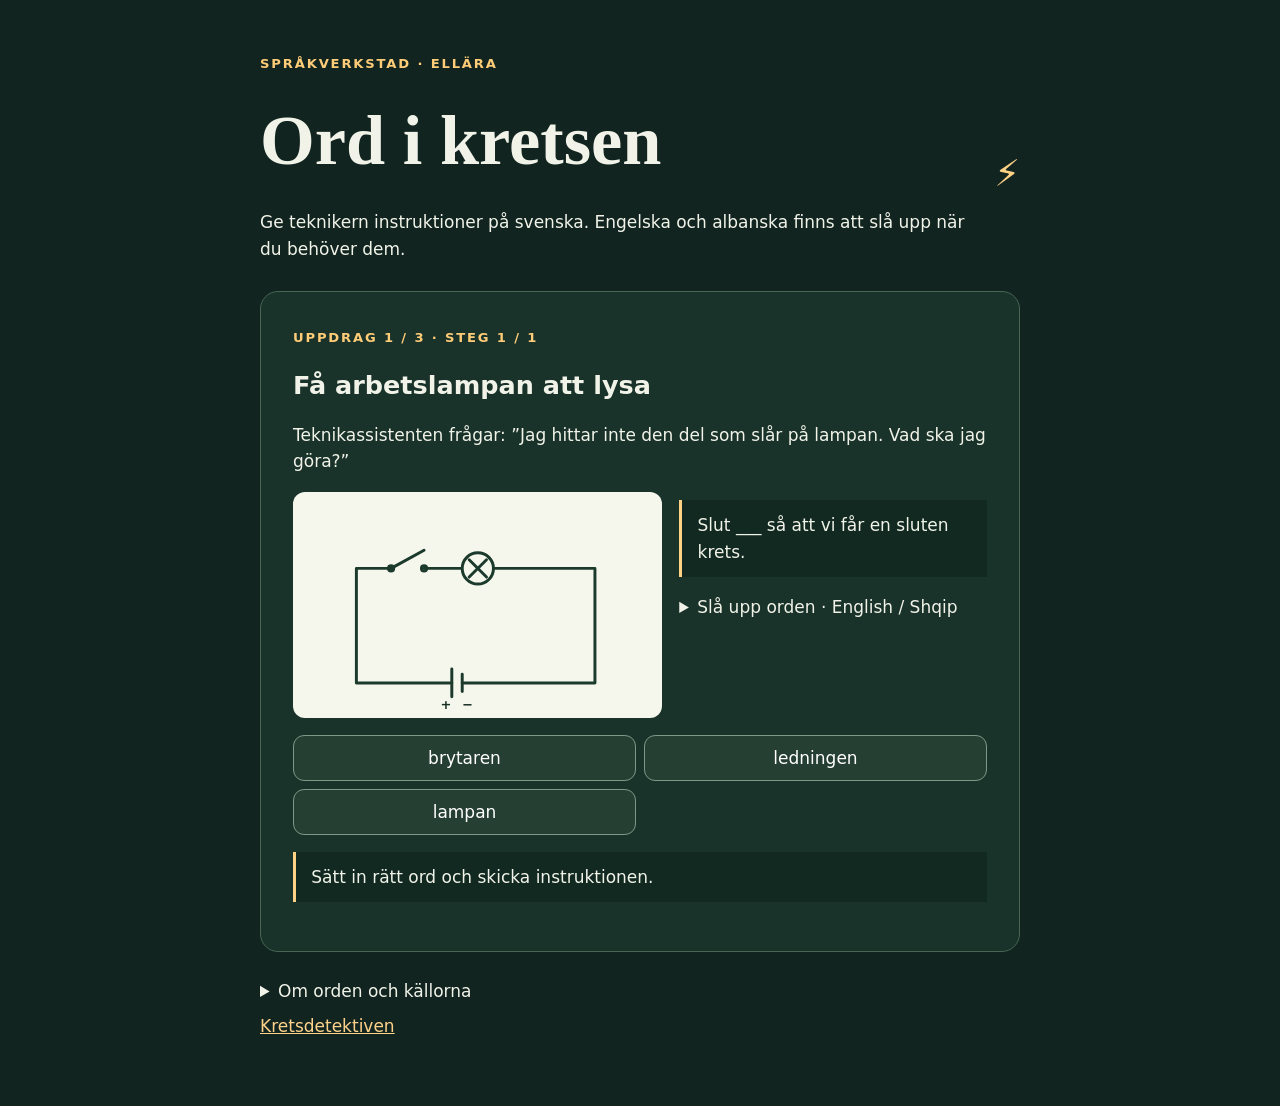
<file: ord-i-kretsen/index.html>
<!doctype html><html lang="sv"><head><meta charset="utf-8"><meta name="viewport" content="width=device-width,initial-scale=1"><meta name="theme-color" content="#112420"><title>Ord i kretsen · Ellära</title><style>*{box-sizing:border-box}body{margin:0;background:#112420;color:#f1f3e9;font:17px/1.56 system-ui,sans-serif}main{max-width:860px;margin:auto;padding:clamp(18px,5vw,50px)}.tag{color:#ffcc77;font-size:.82rem;font-weight:750;letter-spacing:.14em}h1{font-family:Georgia,serif;font-size:clamp(2.35rem,7vw,4.4rem);line-height:1.05;margin:.2em 0}h2{line-height:1.2}p{margin:.5em 0 1em}a{color:#ffd28b}section{background:#19322a;border:1px solid #476655;border-radius:18px;padding:clamp(14px,4vw,32px);margin:1.4em 0}.diagram{background:#f5f7ed;border-radius:12px;color:#182c23;padding:.4em;margin:.8em 0}.diagram svg{display:block;width:100%;max-height:240px;margin:auto}.opts,.tools{display:flex;gap:.65em;flex-wrap:wrap;margin:.9em 0}button{font:inherit;border:1px solid #7c9a88;background:#263f33;color:#fff;border-radius:.65em;min-height:46px;padding:.4em .75em;cursor:pointer}button.primary{background:#ffd185;color:#242116;border-color:#ffd185;font-weight:700}button:disabled{opacity:.45;cursor:default}button[aria-pressed=true]{background:#ffd185;color:#242116}button:focus-visible,summary:focus-visible,a:focus-visible{outline:3px solid #ffd185;outline-offset:4px}.feedback{min-height:3em}.muted,small{color:#c0d1c4}summary{cursor:pointer}footer{margin-top:1.5em}[hidden]{display:none!important}header{display:grid;grid-template-columns:minmax(0,1fr) auto;gap:12px;align-items:end}header p,.tag{margin:.3em 0}header .tag{grid-column:1/-1}.mark{font-size:2.3rem;color:#ffd185;line-height:1}.case{display:grid;grid-template-columns:minmax(0,1.2fr) minmax(0,1fr);gap:1em;align-items:start}.case .diagram{margin:0}.case p:last-child{margin-bottom:0}.buttons{display:grid;grid-template-columns:repeat(auto-fit,minmax(min(15em,100%),1fr));gap:8px;margin:1em 0}.panel{border-left:3px solid #ffd185;padding:.7em .9em;background:#112921}.on{color:#ffdb8c}.target,button{overflow-wrap:anywhere}.pill{float:right;color:#ffd185;font-size:.85rem}.target{border:1px solid #789887;border-radius:.6em;padding:.7em}details+details{margin-top:.7em}@media(max-width:690px){.case{display:block}.case .diagram{margin-bottom:1em}.mark{display:none}header{grid-template-columns:minmax(0,1fr)}}</style></head><body><main><header><p class=tag>SPRÅKVERKSTAD · ELLÄRA</p><h1>Ord i kretsen</h1><span class=mark aria-hidden=true>⚡</span><p>Ge teknikern instruktioner på svenska. Engelska och albanska finns att slå upp när du behöver dem.</p></header><section aria-labelledby=title><p class=tag id=progress></p><h2 id=title tabindex=-1></h2><p id=problem></p><div class=case><div class=diagram id=diagram></div><div><p class=panel id=phrase></p><details id=language><summary>Slå upp orden · English / Shqip</summary><div id=glossary></div><small>Albanskan är källkontrollerad men inte granskad av din lärare.</small></details></div></div><div class=buttons id=choices aria-label="Välj en svensk instruktion"></div><p id=report class=panel role=status></p><button id=next class=primary hidden>Nästa uppdrag</button></section><footer><details><summary>Om orden och källorna</summary><p>Svenska och engelska: <em>Ellära och magnetism / Electricity and Magnetism</em>, tryckta s. 7–9 och läsrådet på s. 2C. Det här är språkstöd, inte ett NO-prov. Inga svar sparas eller skickas.</p><p>Albanska: <a href="https://www.ascap.edu.al/wp-content/uploads/2020/03/Udhezuesi-i-mesuesit-fizike-klasa-6-Oxford-Shblsh.pdf">Fizika 6, Oxford/ASCAP</a> och <a href="https://qsha.gov.al/wp-content/uploads/2026/01/Model-Testi-per-MSH-2026-Fizike.pdf">QSHA, fysikens exempelprov</a> för krets och komponentord; <a href="https://www.ascap.edu.al/Biblioteka/3Programe%20Lendore/1Programet%20e%20Arsimit%20Baze/Arsimi%20Baze/Klasa%207/0.6-Fizika-7-RE-Fizike.pdf">ASCAP, Fizika 7</a> för ström, spänning och resistans. Ordformerna har normaliserats till uppslagsform.</p></details><p><a href="../kretsdetektiven/">Kretsdetektiven</a></p></footer></main><script>const $=x=>document.getElementById(x);
function lamp(x,y,label='',lit=false){return `<circle cx="${x}" cy="${y}" r="18" fill="${lit?'#ffda7b':'#f5f7ed'}"/><path d="m${x-10} ${y-10} 20 20m-20 0 20 -20"/>${label?`<text x="${x}" y="${y-28}" text-anchor="middle">${label}</text>`:''}`}
function sw(x,y,open){return `<circle cx="${x}" cy="${y}" r="3"/><circle cx="${x+38}" cy="${y}" r="3"/><path d="M${x} ${y}l38 ${open?-21:0}"/>`}
function svg(inner,label){return `<svg viewBox="0 0 410 245" role="img" aria-label="${label}" xmlns="http://www.w3.org/2000/svg"><style>text{font:700 15px system-ui;stroke:none;fill:#172f24}</style><g fill="none" stroke="#1c3a2b" stroke-width="3.4" stroke-linecap="round" stroke-linejoin="round">${inner}</g></svg>`}
const battery='<path d="M175 212v-16m0 16v16m12-26v20"/><text x="162" y="242">+</text><text x="187" y="242">−</text>';
function choices(values,fn){$('choices').replaceChildren(...values.map(v=>{const b=document.createElement('button');b.textContent=v;b.onclick=()=>fn(v,b);return b}));}

const words=[["krets", "circuit", "qark elektrik", "qark", "En slinga där komponenterna kopplas ihop.", "Batteri, ledningar och lampa bildar en ___.", "krets"], ["brytare", "switch", "çelës elektrik", "switch", "Den öppnar eller sluter vägen för strömmen.", "Lampan slocknar när jag öppnar ___.", "brytaren"], ["ledning", "wire", "tel përcjellës", "wire", "En metalltråd som förbinder delarna.", "Mellan batteriet och lampan går en ___.", "ledning"], ["öppen krets", "open circuit", "qark i hapur", "open", "Det finns ett avbrott i slingan.", "När en sladd lossnar får vi en ___.", "öppen krets"], ["sluten krets", "closed circuit", "qark i mbyllur", "closed", "Vägen är hel från den ena batteripolen tillbaka till den andra.", "För att lampan ska lysa behövs en ___.", "sluten krets"], ["ström", "electric current", "rrymë elektrike", "current", "Hur mycket laddning som passerar en punkt per sekund. Mäts i ampere (A).", "Mätaren visar 0,2 A. Den mäter ___.", "ström"], ["spänning", "voltage", "tension elektrik", "voltage", "Energi som överförs per mängd laddning mellan två punkter. Mäts i volt (V).", "På batteriet står 1,5 V. Det är batteriets ___.", "spänning"], ["resistans", "resistance", "rezistencë elektrike", "resistance", "Hur mycket en komponent motverkar ström. Mäts i ohm (Ω).", "Om spänningen är densamma ger en större ___ mindre ström.", "resistans"]];
const missions=[
{title:'Få arbetslampan att lysa',prompt:'Teknikassistenten frågar: ”Jag hittar inte den del som slår på lampan. Vad ska jag göra?”',stage:[{line:'Slut ___ så att vi får en sluten krets.',opts:['brytaren','ledningen','lampan'],good:'brytaren',ok:'Brytaren sluts. Lampan tänds.',wrong:'Brytaren är delen som kan växla mellan öppen och sluten. Försök igen.',vocab:['brytare','sluten krets','ström']}]},
{title:'Byt den trasiga delen',prompt:'Lampan slocknade när en av trådarna lossnade. Teknikern har en reservtråd. Ge två korta instruktioner.',stage:[{line:'Vi behöver sätta tillbaka ___ som förbinder batteriet med lampan.',opts:['ledningen','brytaren','spänningen'],good:'ledningen',ok:'Ledningen sätts tillbaka. Nu behöver du beskriva kretsen.',wrong:'Sök ordet för delen som förbinder två komponenter.',vocab:['ledning','öppen krets','krets']},{line:'Nu har vi en ___, så lampan kan lysa.',opts:['öppen krets','sluten krets','ledning'],good:'sluten krets',ok:'Rapport mottagen. Lampan lyser igen.',wrong:'När lampan lyser i den här kopplingen är vägen hela vägen runt obruten.',vocab:['sluten krets','öppen krets','krets']}]},
{title:'Mät utan att gissa',prompt:'Teknikern ser siffran 1,5 V på batteriet och 0,2 A på amperemetern. Hjälp till att märka upp värdena.',stage:[{line:'1,5 V hör ihop med ___; 0,2 A hör ihop med ström.',opts:['resistans','spänning','ström'],good:'spänning',ok:'Batteriets uppgift märks som spänning.',wrong:'V betyder volt. A betyder ampere.',vocab:['spänning','ström','resistans']},{line:'Om spänningen är densamma och strömmen minskar när vi byter del, har den nya delen större ___.',opts:['ström','spänning','resistans'],good:'resistans',ok:'Rätt. Storheten mäts i ohm (Ω).',wrong:'Vi har samma spänning. Frågan gäller egenskapen som begränsar strömmen.',vocab:['resistans','ström','spänning']}]}];
let m=0,t=0,solved=false;
function picture(lit){const fix=m===1&&t===0&&!lit;const on=m===2||lit||m===1&&t===1;const meter=m===2?'<text x="208" y="39">0,2 A</text><text x="151" y="183">1,5 V</text>':'';
const wires=fix?'<path d="M175 212H65V80h48m34 0h40m36 0h117v132H187"/><text x="119" y="59">?</text>':'<path d="M175 212H65V80h40m38 0h44m36 0h117v132H187"/>'+sw(105,80,!on);
return svg(battery+wires+lamp(205,80,'',on)+meter,m===2?'En lysande lampa i en krets. Strömmen är 0,2 A. Batteriet har uppmätt spänning 1,5 V.':on?'Lampan lyser.':'Lampan är släckt; kretsen har ett avbrott.')}
function render(){const ms=missions[m], s=ms.stage[t];solved=false;$('progress').textContent='UPPDRAG '+(m+1)+' / '+missions.length+' · STEG '+(t+1)+' / '+ms.stage.length;$('title').textContent=ms.title;$('problem').textContent=ms.prompt;$('phrase').textContent=s.line;$('diagram').innerHTML=picture(false);$('language').open=false;$('report').textContent='Sätt in rätt ord och skicka instruktionen.';$('next').hidden=true;
$('glossary').replaceChildren(...s.vocab.map(term=>{const row=document.createElement('details'), summary=document.createElement('summary'),p=document.createElement('p');const w=words.find(z=>z[0]===term);summary.textContent=w[0];const a=document.createElement('span'),b=document.createElement('span');a.lang='en';a.textContent=w[1];b.lang='sq';b.textContent=w[2];p.append('English: ',a,' · Shqip: ',b);row.append(summary,p);return row;}));
choices(s.opts,(v,btn)=>{if(solved)return;if(v!==s.good){$('report').textContent=s.wrong;return;}solved=true;$('phrase').textContent=s.line.replace('___',v);$('report').textContent=s.ok;$('diagram').innerHTML=picture(true);[...$('choices').children].forEach(el=>el.disabled=true);$('next').hidden=false;$('next').textContent=m===missions.length-1&&t===ms.stage.length-1?'Spela igen':t+1<ms.stage.length?'Nästa instruktion':'Nästa uppdrag';});}
$('next').onclick=()=>{t++;if(t>=missions[m].stage.length){m=(m+1)%missions.length;t=0}render();$('title').focus();};render();
</script></body></html>
</file>
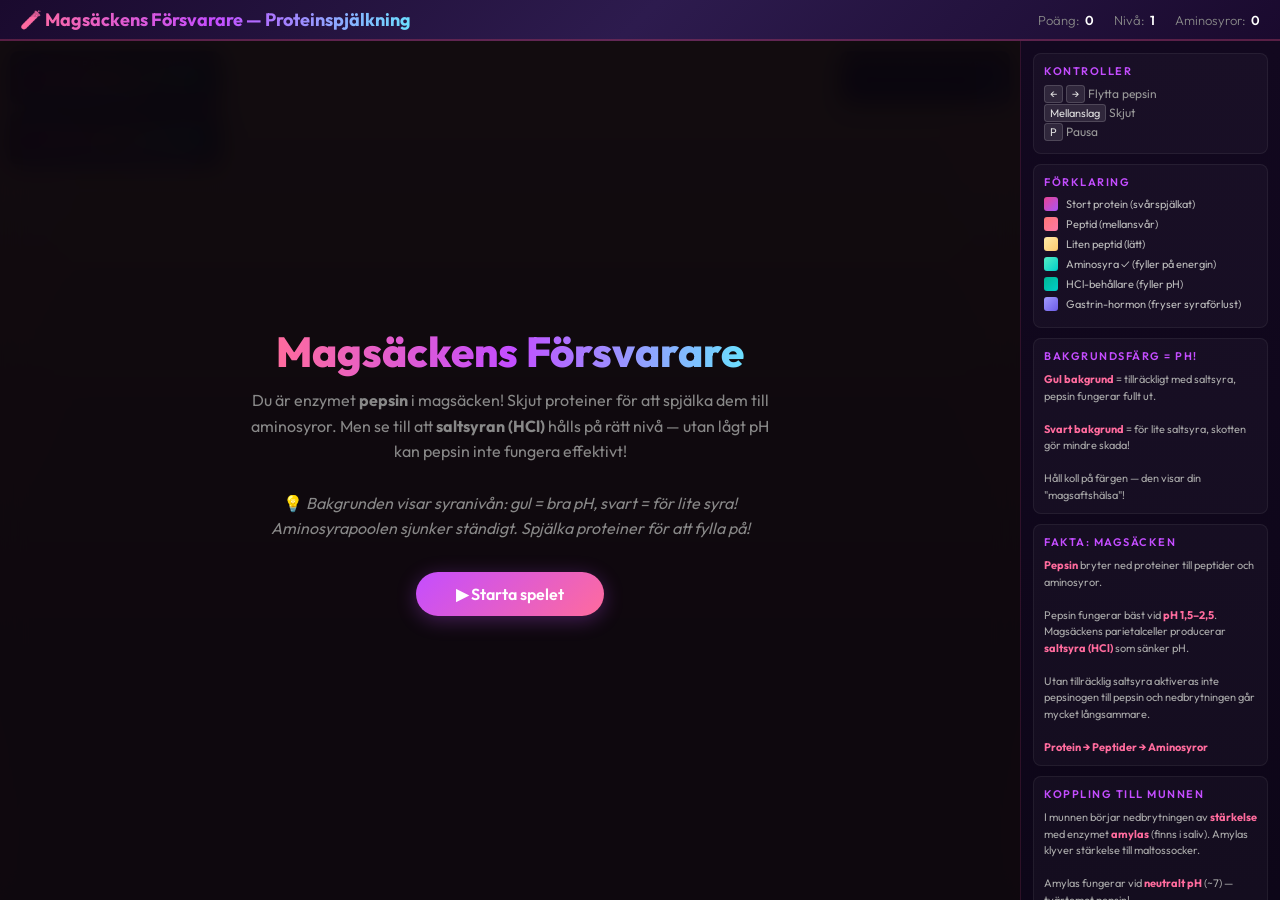
<file: proteinspjalkning/index.html>
<!DOCTYPE html>
<html lang="sv">

<head>
    <meta charset="UTF-8">
    <meta name="viewport" content="width=device-width, initial-scale=1.0">
    <title>Magsäckens Försvarare — Proteinspjälkning</title>
    <style>
        @import url('https://fonts.googleapis.com/css2?family=Outfit:wght@300;400;600;700;800&display=swap');

        * { margin: 0; padding: 0; box-sizing: border-box; }

        body {
            background: #0a0a12;
            color: #e0e0e0;
            font-family: 'Outfit', sans-serif;
            overflow: hidden;
            height: 100vh;
            display: flex;
            flex-direction: column;
        }

        header {
            background: linear-gradient(135deg, #1a0a2e 0%, #2d1b4e 50%, #1a0a2e 100%);
            border-bottom: 2px solid rgba(180, 60, 100, 0.4);
            padding: 8px 20px;
            display: flex;
            align-items: center;
            justify-content: space-between;
            flex-shrink: 0;
            z-index: 10;
        }

        header h1 {
            font-size: 18px;
            font-weight: 700;
            background: linear-gradient(90deg, #ff6b9d, #c44dff, #6bdfff);
            -webkit-background-clip: text;
            -webkit-text-fill-color: transparent;
            background-clip: text;
        }

        .header-info {
            display: flex;
            gap: 20px;
            align-items: center;
            font-size: 13px;
        }

        .header-info span {
            display: flex;
            align-items: center;
            gap: 5px;
        }

        .header-info .label { color: #888; font-weight: 300; }
        .header-info .value { font-weight: 600; color: #fff; }

        main {
            flex: 1;
            display: flex;
            overflow: hidden;
            position: relative;
        }

        #gameArea {
            flex: 1;
            position: relative;
            overflow: hidden;
        }

        canvas { display: block; width: 100%; height: 100%; }

        .hud {
            position: absolute;
            top: 10px;
            left: 10px;
            right: 10px;
            display: flex;
            justify-content: space-between;
            pointer-events: none;
            z-index: 5;
        }

        .hud-left, .hud-right {
            display: flex;
            flex-direction: column;
            gap: 6px;
        }

        .hud-bar {
            background: rgba(0, 0, 0, 0.6);
            backdrop-filter: blur(8px);
            border: 1px solid rgba(255, 255, 255, 0.1);
            border-radius: 8px;
            padding: 6px 12px;
            font-size: 13px;
            min-width: 170px;
        }

        .hud-bar .bar-label {
            font-size: 10px;
            text-transform: uppercase;
            letter-spacing: 1px;
            color: #888;
            margin-bottom: 3px;
        }

        .bar-track {
            height: 8px;
            background: rgba(255, 255, 255, 0.08);
            border-radius: 4px;
            overflow: hidden;
            margin-top: 3px;
        }

        .bar-fill {
            height: 100%;
            border-radius: 4px;
            transition: width 0.3s ease;
        }

        .bar-fill.hcl { background: linear-gradient(90deg, #ff4444, #ffaa00, #44ff44); }
        .bar-fill.energy { background: linear-gradient(90deg, #ff4444, #ffaa00, #44ff44); }

        #sidePanel {
            width: 260px;
            background: linear-gradient(180deg, #12081f, #0d0618);
            border-left: 1px solid rgba(180, 60, 100, 0.2);
            padding: 12px;
            overflow-y: auto;
            flex-shrink: 0;
            display: flex;
            flex-direction: column;
            gap: 10px;
            font-size: 12px;
        }

        .panel-section {
            background: rgba(255, 255, 255, 0.03);
            border: 1px solid rgba(255, 255, 255, 0.06);
            border-radius: 8px;
            padding: 10px;
        }

        .panel-section h3 {
            font-size: 11px;
            text-transform: uppercase;
            letter-spacing: 1.5px;
            color: #c44dff;
            margin-bottom: 8px;
            font-weight: 600;
        }

        .fact-text { font-size: 11px; line-height: 1.5; color: #aaa; }
        .fact-text strong { color: #ff6b9d; }

        .legend-item { display: flex; align-items: center; gap: 8px; margin-bottom: 6px; }
        .legend-dot { width: 14px; height: 14px; border-radius: 3px; flex-shrink: 0; }
        .legend-label { font-size: 11px; color: #bbb; }

        .controls-list { list-style: none; }
        .controls-list li { margin-bottom: 4px; color: #999; }
        .controls-list kbd {
            background: rgba(255, 255, 255, 0.1);
            border: 1px solid rgba(255, 255, 255, 0.15);
            border-radius: 3px;
            padding: 1px 5px;
            font-family: 'Outfit', sans-serif;
            font-size: 11px;
            color: #ddd;
        }

        .overlay-screen {
            position: absolute;
            inset: 0;
            background: rgba(5, 2, 15, 0.92);
            backdrop-filter: blur(12px);
            display: flex;
            flex-direction: column;
            align-items: center;
            justify-content: center;
            z-index: 20;
            text-align: center;
            transition: opacity 0.4s;
        }

        .overlay-screen.hidden { opacity: 0; pointer-events: none; }

        .overlay-screen h2 {
            font-size: 42px;
            font-weight: 800;
            background: linear-gradient(90deg, #ff6b9d, #c44dff, #6bdfff);
            -webkit-background-clip: text;
            -webkit-text-fill-color: transparent;
            background-clip: text;
            margin-bottom: 10px;
        }

        .overlay-screen .subtitle {
            font-size: 16px;
            color: #888;
            max-width: 520px;
            line-height: 1.6;
            margin-bottom: 30px;
        }

        .overlay-screen .score-display {
            font-size: 28px;
            font-weight: 700;
            color: #ffaa00;
            margin-bottom: 20px;
        }

        .btn-start {
            background: linear-gradient(135deg, #c44dff, #ff6b9d);
            border: none;
            color: white;
            font-family: 'Outfit', sans-serif;
            font-size: 16px;
            font-weight: 600;
            padding: 12px 40px;
            border-radius: 30px;
            cursor: pointer;
            transition: transform 0.2s, box-shadow 0.2s;
            box-shadow: 0 4px 20px rgba(196, 77, 255, 0.3);
        }

        .btn-start:hover {
            transform: scale(1.05);
            box-shadow: 0 6px 30px rgba(196, 77, 255, 0.5);
        }

        .stats-grid {
            display: grid;
            grid-template-columns: 1fr 1fr;
            gap: 8px;
            margin-bottom: 20px;
        }

        .stat-box {
            background: rgba(255, 255, 255, 0.05);
            border: 1px solid rgba(255, 255, 255, 0.08);
            border-radius: 8px;
            padding: 10px;
        }

        .stat-box .stat-label {
            font-size: 10px;
            text-transform: uppercase;
            letter-spacing: 1px;
            color: #888;
        }

        .stat-box .stat-value { font-size: 20px; font-weight: 700; color: #fff; }

        @media (max-width: 900px) { #sidePanel { display: none; } }
    </style>
</head>

<body>
    <header>
        <h1>🧪 Magsäckens Försvarare — Proteinspjälkning</h1>
        <div class="header-info">
            <span><span class="label">Poäng:</span> <span class="value" id="hdrScore">0</span></span>
            <span><span class="label">Nivå:</span> <span class="value" id="hdrLevel">1</span></span>
            <span><span class="label">Aminosyror:</span> <span class="value" id="hdrAmino">0</span></span>
        </div>
    </header>

    <main>
        <div id="gameArea">
            <canvas id="gameCanvas"></canvas>
            <div class="hud">
                <div class="hud-left">
                    <div class="hud-bar">
                        <div class="bar-label">🧪 Saltsyra (HCl) — pH-nivå</div>
                        <div class="bar-track"><div class="bar-fill hcl" id="hclBar" style="width:100%"></div></div>
                        <div style="font-size:11px; margin-top:2px; color:#aaa">pH <span id="phValue">2.0</span> · Skotteffekt: <span id="shotEffect">100%</span></div>
                    </div>
                    <div class="hud-bar">
                        <div class="bar-label">🔋 Kroppens Aminosyra-pool</div>
                        <div class="bar-track"><div class="bar-fill energy" id="energyBar" style="width:100%"></div></div>
                        <div style="font-size:11px; margin-top:2px; color:#aaa">Kroppen förbrukar ständigt! Spjälka!</div>
                    </div>
                </div>
                <div class="hud-right">
                    <div class="hud-bar" style="text-align:right">
                        <div class="bar-label">Spjälkade aminosyror</div>
                        <div style="font-size:18px; font-weight:700; color:#6bdfff" id="aminoDisplay">0</div>
                    </div>
                </div>
            </div>

            <div class="overlay-screen" id="startScreen">
                <h2>Magsäckens Försvarare</h2>
                <p class="subtitle">
                    Du är enzymet <strong>pepsin</strong> i magsäcken!
                    Skjut proteiner för att spjälka dem till aminosyror.
                    Men se till att <strong>saltsyran (HCl)</strong> hålls på rätt nivå —
                    utan lågt pH kan pepsin inte fungera effektivt!
                    <br><br>
                    💡 <em>Bakgrunden visar syranivån: gul = bra pH, svart = för lite syra!
                    <br>Aminosyrapoolen sjunker ständigt. Spjälka proteiner för att fylla på!</em>
                </p>
                <button class="btn-start" id="btnStart">▶ Starta spelet</button>
            </div>

            <div class="overlay-screen hidden" id="gameOverScreen">
                <h2>Kroppen fick energibrist!</h2>
                <p class="subtitle">Du hann inte spjälka fram tillräckligt med aminosyror.</p>
                <div class="stats-grid" id="goStats"></div>
                <div class="score-display" id="goScore"></div>
                <button class="btn-start" id="btnRestart">🔄 Spela igen</button>
            </div>
        </div>

        <div id="sidePanel">
            <div class="panel-section">
                <h3>Kontroller</h3>
                <ul class="controls-list">
                    <li><kbd>←</kbd> <kbd>→</kbd> Flytta pepsin</li>
                    <li><kbd>Mellanslag</kbd> Skjut</li>
                    <li><kbd>P</kbd> Pausa</li>
                </ul>
            </div>

            <div class="panel-section">
                <h3>Förklaring</h3>
                <div class="legend-item">
                    <div class="legend-dot" style="background: linear-gradient(135deg, #e84393, #a855f7)"></div>
                    <span class="legend-label">Stort protein (svårspjälkat)</span>
                </div>
                <div class="legend-item">
                    <div class="legend-dot" style="background: linear-gradient(135deg, #ff7675, #fd79a8)"></div>
                    <span class="legend-label">Peptid (mellansvår)</span>
                </div>
                <div class="legend-item">
                    <div class="legend-dot" style="background: linear-gradient(135deg, #ffeaa7, #fdcb6e)"></div>
                    <span class="legend-label">Liten peptid (lätt)</span>
                </div>
                <div class="legend-item">
                    <div class="legend-dot" style="background: linear-gradient(135deg, #55efc4, #00cec9)"></div>
                    <span class="legend-label">Aminosyra ✓ (fyller på energin)</span>
                </div>
                <div class="legend-item">
                    <div class="legend-dot" style="background: linear-gradient(135deg, #00b894, #00cec9)"></div>
                    <span class="legend-label">HCl-behållare (fyller pH)</span>
                </div>
                <div class="legend-item">
                    <div class="legend-dot" style="background: linear-gradient(135deg, #a29bfe, #6c5ce7)"></div>
                    <span class="legend-label">Gastrin-hormon (fryser syraförlust)</span>
                </div>
            </div>

            <div class="panel-section">
                <h3>Bakgrundsfärg = pH!</h3>
                <p class="fact-text">
                    <strong>Gul bakgrund</strong> = tillräckligt med saltsyra, pepsin fungerar fullt ut.
                    <br><br>
                    <strong>Svart bakgrund</strong> = för lite saltsyra, skotten gör mindre skada!
                    <br><br>
                    Håll koll på färgen — den visar din "magsaftshälsa"!
                </p>
            </div>

            <div class="panel-section">
                <h3>Fakta: Magsäcken</h3>
                <p class="fact-text">
                    <strong>Pepsin</strong> bryter ned proteiner till peptider och aminosyror.
                    <br><br>
                    Pepsin fungerar bäst vid <strong>pH 1,5–2,5</strong>. Magsäckens parietalceller producerar
                    <strong>saltsyra (HCl)</strong> som sänker pH.
                    <br><br>
                    Utan tillräcklig saltsyra aktiveras inte pepsinogen till pepsin och nedbrytningen går mycket långsammare.
                    <br><br>
                    <strong>Protein → Peptider → Aminosyror</strong>
                </p>
            </div>

            <div class="panel-section">
                <h3>Koppling till munnen</h3>
                <p class="fact-text">
                    I munnen börjar nedbrytningen av <strong>stärkelse</strong> med enzymet <strong>amylas</strong>
                    (finns i saliv). Amylas klyver stärkelse till maltossocker.
                    <br><br>
                    Amylas fungerar vid <strong>neutralt pH</strong> (~7) — tvärtemot pepsin!
                </p>
            </div>
        </div>
    </main>

    <script>
    'use strict';

    // ═══════════════════════════════════════════
    // CONFIG
    // ═══════════════════════════════════════════
    const CONFIG = {
        PLAYER_WIDTH: 54,
        PLAYER_HEIGHT: 34,
        PLAYER_SPEED: 6,
        BULLET_SPEED: 9,
        BULLET_WIDTH: 4,
        BULLET_HEIGHT: 16,
        MAX_BULLETS: 5,
        SHOOT_COOLDOWN: 140,

        // Tiers: each protein tier has properties
        // hp is at FULL effectiveness; without HCl you need more shots
        PROTEIN_TIERS: [
            { name: 'Protein',      radius: 32, hp: 3, speed: 0.55, missWeight: 3,
              color1: '#e84393', color2: '#a855f7', helices: 4, sheets: 2, chainLen: 18 },
            { name: 'Peptid',       radius: 22, hp: 2, speed: 0.8,  missWeight: 2,
              color1: '#ff7675', color2: '#fd79a8', helices: 2, sheets: 1, chainLen: 10 },
            { name: 'Liten peptid', radius: 15, hp: 1, speed: 1.1,  missWeight: 1,
              color1: '#ffeaa7', color2: '#fdcb6e', helices: 0, sheets: 0, chainLen: 5  },
        ],
        AMINO_ACID: { radius: 8, speed: 1.4, color1: '#55efc4', color2: '#00cec9', points: 50 },
        HCL_CONTAINER: { radius: 18, speed: 0.9, color1: '#00b894', color2: '#00cec9', hclRestore: 22 },
        GASTRIN_DROP: { radius: 14, speed: 1.1, color1: '#a29bfe', color2: '#6c5ce7', duration: 8.0 },

        ENERGY_MAX: 100,
        ENERGY_DRAIN_BASE: 1.5,
        AMINO_ENERGY: 8.0,

        HCL_MAX: 100,
        HCL_DRAIN_PER_SECOND: 1.8,
        HCL_SHOT_PENALTY: 0.15,

        // Shot effectiveness by HCl ratio
        // hclRatio >= 0.5 → full damage (1.0)
        // hclRatio  0.0   → 0.25 damage (need 4x shots)
        SHOT_DMG_MIN: 0.25,
        SHOT_DMG_FULL_THRESHOLD: 0.5,

        PH_MIN: 1.5,
        PH_MAX: 7.0,

        PROTEIN_SPAWN_BASE: 2600,
        HCL_SPAWN_BASE: 3200,
        LEVEL_AMINO_TARGET: 10,

        // Physics for splitting
        SPLIT_SPEED_MIN: 2.0,
        SPLIT_SPEED_MAX: 4.5,
    };

    // ═══════════════════════════════════════════
    // STATE
    // ═══════════════════════════════════════════
    const canvas = document.getElementById('gameCanvas');
    const ctx = canvas.getContext('2d');

    let W, H;
    let gameState = 'start';
    let score = 0, level = 1, aminoCount = 0, aminoThisLevel = 0;
    let energy = CONFIG.ENERGY_MAX, hcl = CONFIG.HCL_MAX, gastrinTimer = 0;
    let lastTime = 0, lastShot = 0, lastProteinSpawn = 0, lastHclSpawn = 0;
    let bgHue = 0; // smooth background transition

    const player = { x: 0, y: 0, w: CONFIG.PLAYER_WIDTH, h: CONFIG.PLAYER_HEIGHT };
    let bullets = [], proteins = [], hclContainers = [], aminoAcids = [], particles = [], bonusDrops = [];

    const keys = {};
    let touchX = null, touchShooting = false;

    // Pre-generate protein chain shapes (for realistic look)
    function generateChainShape(numPoints, radius) {
        const pts = [];
        let x = 0, y = 0, angle = -Math.PI / 2;
        for (let i = 0; i < numPoints; i++) {
            pts.push({ x, y });
            const segLen = radius * 0.2 + Math.random() * radius * 0.15;
            angle += (Math.random() - 0.5) * 1.2;
            x += Math.cos(angle) * segLen;
            y += Math.sin(angle) * segLen;
        }
        // Center the chain
        let cx = 0, cy = 0;
        pts.forEach(p => { cx += p.x; cy += p.y; });
        cx /= pts.length; cy /= pts.length;
        pts.forEach(p => { p.x -= cx; p.y -= cy; });
        return pts;
    }

    // Pre-generate helix positions for a protein
    function generateHelices(count, radius) {
        const helices = [];
        for (let i = 0; i < count; i++) {
            const angle = (i / count) * Math.PI * 2 + Math.random() * 0.5;
            const dist = radius * 0.3 + Math.random() * radius * 0.35;
            helices.push({
                x: Math.cos(angle) * dist,
                y: Math.sin(angle) * dist,
                len: 8 + Math.random() * 10,
                rot: Math.random() * Math.PI * 2,
                amplitude: 2 + Math.random() * 2,
                freq: 0.4 + Math.random() * 0.3,
            });
        }
        return helices;
    }

    function generateSheets(count, radius) {
        const sheets = [];
        for (let i = 0; i < count; i++) {
            const angle = Math.random() * Math.PI * 2;
            const dist = radius * 0.2 + Math.random() * radius * 0.3;
            sheets.push({
                x: Math.cos(angle) * dist,
                y: Math.sin(angle) * dist,
                w: 6 + Math.random() * 8,
                h: 3 + Math.random() * 4,
                rot: Math.random() * Math.PI,
            });
        }
        return sheets;
    }

    // ═══════════════════════════════════════════
    // RESIZE
    // ═══════════════════════════════════════════
    function resize() {
        const area = document.getElementById('gameArea');
        W = area.clientWidth;
        H = area.clientHeight;
        canvas.width = W;
        canvas.height = H;
        player.x = W / 2;
        player.y = H - 55;
    }
    window.addEventListener('resize', resize);
    resize();

    // ═══════════════════════════════════════════
    // INPUT
    // ═══════════════════════════════════════════
    document.addEventListener('keydown', e => {
        keys[e.code] = true;
        if (e.code === 'KeyP' && gameState === 'playing') gameState = 'paused';
        else if (e.code === 'KeyP' && gameState === 'paused') gameState = 'playing';
        if (e.code === 'Space') e.preventDefault();
    });
    document.addEventListener('keyup', e => { keys[e.code] = false; });

    canvas.addEventListener('touchstart', e => {
        e.preventDefault();
        const r = canvas.getBoundingClientRect();
        touchX = e.touches[0].clientX - r.left;
        touchShooting = true;
    }, { passive: false });
    canvas.addEventListener('touchmove', e => {
        e.preventDefault();
        const r = canvas.getBoundingClientRect();
        touchX = e.touches[0].clientX - r.left;
    }, { passive: false });
    canvas.addEventListener('touchend', () => { touchX = null; touchShooting = false; });

    // ═══════════════════════════════════════════
    // BUTTONS
    // ═══════════════════════════════════════════
    document.getElementById('btnStart').addEventListener('click', startGame);
    document.getElementById('btnRestart').addEventListener('click', startGame);

    function startGame() {
        score = 0; level = 1; aminoCount = 0; aminoThisLevel = 0;
        energy = CONFIG.ENERGY_MAX; hcl = CONFIG.HCL_MAX; gastrinTimer = 0;
        bullets = []; proteins = []; hclContainers = []; aminoAcids = []; particles = []; bonusDrops = [];
        player.x = W / 2; player.y = H - 55;
        gameState = 'playing';
        lastTime = performance.now();
        lastProteinSpawn = lastTime; lastHclSpawn = lastTime;
        document.getElementById('startScreen').classList.add('hidden');
        document.getElementById('gameOverScreen').classList.add('hidden');
        requestAnimationFrame(gameLoop);
    }

    // ═══════════════════════════════════════════
    // HELPERS
    // ═══════════════════════════════════════════
    function getpH() {
        const ratio = hcl / CONFIG.HCL_MAX;
        return CONFIG.PH_MAX - ratio * (CONFIG.PH_MAX - CONFIG.PH_MIN);
    }

    function getShotEffectiveness() {
        const ratio = hcl / CONFIG.HCL_MAX;
        if (ratio >= CONFIG.SHOT_DMG_FULL_THRESHOLD) return 1.0;
        // Linear interpolation from SHOT_DMG_MIN at 0 to 1.0 at threshold
        return CONFIG.SHOT_DMG_MIN + (ratio / CONFIG.SHOT_DMG_FULL_THRESHOLD) * (1.0 - CONFIG.SHOT_DMG_MIN);
    }

    function emitParticles(x, y, color, count, speed) {
        for (let i = 0; i < count; i++) {
            const angle = Math.random() * Math.PI * 2;
            const spd = speed * (0.3 + Math.random() * 0.7);
            particles.push({
                x, y,
                vx: Math.cos(angle) * spd,
                vy: Math.sin(angle) * spd,
                life: 1.0,
                decay: 0.012 + Math.random() * 0.022,
                radius: 1.5 + Math.random() * 3,
                color,
            });
        }
    }

    // ═══════════════════════════════════════════
    // SPAWNING
    // ═══════════════════════════════════════════
    function spawnProtein() {
        const tier = 0;
        const cfg = CONFIG.PROTEIN_TIERS[tier];
        const speedMult = 1 + (level - 1) * 0.1;
        const chain = generateChainShape(cfg.chainLen, cfg.radius);
        const helices = generateHelices(cfg.helices, cfg.radius);
        const sheets = generateSheets(cfg.sheets, cfg.radius);
        proteins.push({
            x: cfg.radius + Math.random() * (W - cfg.radius * 2),
            y: -cfg.radius - 10,
            vx: (Math.random() - 0.5) * 0.6,
            vy: cfg.speed * speedMult * (0.85 + Math.random() * 0.3),
            tier, hp: cfg.hp, maxHp: cfg.hp,
            radius: cfg.radius,
            wobble: Math.random() * Math.PI * 2,
            rotation: Math.random() * Math.PI * 2,
            rotSpeed: (Math.random() - 0.5) * 0.015,
            chain, helices, sheets,
            dmgAccum: 0, // accumulated fractional damage
            flash: 0,    // hit flash timer
        });
    }

    function spawnChildProtein(tier, x, y, angle, speed) {
        const cfg = CONFIG.PROTEIN_TIERS[tier];
        const chain = generateChainShape(cfg.chainLen, cfg.radius);
        const helices = generateHelices(cfg.helices, cfg.radius);
        const sheets = generateSheets(cfg.sheets, cfg.radius);
        const speedMult = 1 + (level - 1) * 0.1;
        proteins.push({
            x, y,
            vx: Math.cos(angle) * speed,
            vy: Math.sin(angle) * speed + cfg.speed * speedMult * 0.5,
            tier, hp: cfg.hp, maxHp: cfg.hp,
            radius: cfg.radius,
            wobble: Math.random() * Math.PI * 2,
            rotation: Math.random() * Math.PI * 2,
            rotSpeed: (Math.random() - 0.5) * 0.03,
            chain, helices, sheets,
            dmgAccum: 0,
            flash: 0,
        });
    }

    function spawnHcl() {
        const cfg = CONFIG.HCL_CONTAINER;
        hclContainers.push({
            x: cfg.radius + Math.random() * (W - cfg.radius * 2),
            y: -cfg.radius - 5,
            vy: cfg.speed * (0.85 + Math.random() * 0.3) + (level - 1) * 0.04,
            radius: cfg.radius,
            wobble: Math.random() * Math.PI * 2,
        });
    }

    function spawnBonus() {
        const cfg = CONFIG.GASTRIN_DROP;
        bonusDrops.push({
            x: cfg.radius + Math.random() * (W - cfg.radius * 2),
            y: -cfg.radius - 5,
            vy: cfg.speed * (0.85 + Math.random() * 0.3),
            radius: cfg.radius,
            wobble: Math.random() * Math.PI * 2,
        });
    }

    function spawnAminoAcid(x, y) {
        aminoAcids.push({
            x, y,
            vy: CONFIG.AMINO_ACID.speed,
            vx: (Math.random() - 0.5) * 2.5,
            radius: CONFIG.AMINO_ACID.radius,
            sparkle: Math.random() * Math.PI * 2,
        });
    }

    function splitProtein(protein) {
        const nextTier = protein.tier + 1;
        if (nextTier >= CONFIG.PROTEIN_TIERS.length) {
            // Becomes amino acids
            const numAminos = 2 + Math.floor(Math.random() * 2);
            for (let i = 0; i < numAminos; i++) {
                spawnAminoAcid(
                    protein.x + (Math.random() - 0.5) * 25,
                    protein.y + (Math.random() - 0.5) * 25,
                );
            }
            score += 40;
            return;
        }

        // Split into 2-3 fragments flying in stochastic directions
        const numFragments = 2 + (Math.random() < 0.3 ? 1 : 0);
        const baseAngle = Math.random() * Math.PI * 2;
        for (let i = 0; i < numFragments; i++) {
            const angle = baseAngle + (i / numFragments) * Math.PI * 2 + (Math.random() - 0.5) * 1.0;
            const speed = CONFIG.SPLIT_SPEED_MIN + Math.random() * (CONFIG.SPLIT_SPEED_MAX - CONFIG.SPLIT_SPEED_MIN);
            spawnChildProtein(
                nextTier,
                protein.x + Math.cos(angle) * protein.radius * 0.5,
                protein.y + Math.sin(angle) * protein.radius * 0.5,
                angle,
                speed,
            );
        }
        score += 15 * (nextTier + 1);
    }

    // ═══════════════════════════════════════════
    // UPDATE
    // ═══════════════════════════════════════════
    function update(dt) {
        if (gameState !== 'playing') return;
        const now = performance.now();

        // Player
        let moveDir = 0;
        if (keys['ArrowLeft'] || keys['KeyA']) moveDir = -1;
        if (keys['ArrowRight'] || keys['KeyD']) moveDir = 1;
        if (touchX !== null) {
            const diff = touchX - player.x;
            if (Math.abs(diff) > 5) moveDir = diff > 0 ? 1 : -1;
        }
        player.x += moveDir * CONFIG.PLAYER_SPEED * dt * 60;
        player.x = Math.max(player.w / 2, Math.min(W - player.w / 2, player.x));

        // Shoot
        const wantsShoot = keys['Space'] || touchShooting;
        if (wantsShoot && now - lastShot > CONFIG.SHOOT_COOLDOWN && bullets.length < CONFIG.MAX_BULLETS) {
            bullets.push({ x: player.x, y: player.y - player.h / 2, active: true });
            lastShot = now;
            hcl = Math.max(0, hcl - CONFIG.HCL_SHOT_PENALTY);
            emitParticles(player.x, player.y - player.h / 2, '#6bdfff', 3, 2);
        }

        // Gastrin timer
        if (gastrinTimer > 0) {
            gastrinTimer -= dt;
        }

        // HCl drain (only if Gastrin is inactive)
        if (gastrinTimer <= 0) {
            hcl = Math.max(0, hcl - CONFIG.HCL_DRAIN_PER_SECOND * dt);
        }

        // Energy drain
        energy -= (CONFIG.ENERGY_DRAIN_BASE + (level - 1) * 0.4) * dt;

        // Smooth background transition (track visually)
        const targetBgHue = hcl / CONFIG.HCL_MAX; // 1 = yellow, 0 = black
        bgHue += (targetBgHue - bgHue) * 0.04;

        // Bullets
        bullets.forEach(b => { b.y -= CONFIG.BULLET_SPEED * dt * 60; });
        bullets = bullets.filter(b => b.y > -20 && b.active);

        // Spawn
        const spawnInterval = CONFIG.PROTEIN_SPAWN_BASE / (1 + (level - 1) * 0.18);
        if (now - lastProteinSpawn > spawnInterval) {
            spawnProtein();
            if (level >= 3 && Math.random() < 0.25) spawnProtein();
            if (level >= 6 && Math.random() < 0.2) spawnProtein();
            lastProteinSpawn = now;
        }
        const hclInterval = CONFIG.HCL_SPAWN_BASE / (1 + (level - 1) * 0.07);
        if (now - lastHclSpawn > hclInterval) {
            spawnHcl();
            if (Math.random() < 0.15) spawnBonus();
            lastHclSpawn = now;
        }

        // Proteins
        const effectiveness = getShotEffectiveness();
        for (let i = proteins.length - 1; i >= 0; i--) {
            const p = proteins[i];
            p.x += p.vx * dt * 60;
            p.y += p.vy * dt * 60;
            p.wobble += 0.025;
            p.rotation += p.rotSpeed;
            if (p.flash > 0) p.flash -= dt * 5;

            // Dampen horizontal velocity (stochastic split drift settles)
            p.vx *= 0.997;

            // Bounce walls
            if (p.x < p.radius) { p.x = p.radius; p.vx = Math.abs(p.vx); }
            if (p.x > W - p.radius) { p.x = W - p.radius; p.vx = -Math.abs(p.vx); }

            // Bullet collision
            for (let j = bullets.length - 1; j >= 0; j--) {
                const b = bullets[j];
                if (!b.active) continue;
                const dx = b.x - p.x, dy = b.y - p.y;
                if (Math.sqrt(dx * dx + dy * dy) < p.radius + 6) {
                    b.active = false;
                    // Apply damage based on HCl effectiveness
                    p.dmgAccum += effectiveness;
                    p.flash = 1.0;

                    // Emit colored particles
                    const cfg = CONFIG.PROTEIN_TIERS[p.tier];
                    emitParticles(b.x, b.y, cfg.color1, 6, 2.5);

                    if (effectiveness < 0.5) {
                        // Weak shot feedback
                        emitParticles(b.x, b.y, '#555', 3, 1);
                    }

                    // Check if full HP worth of damage accumulated
                    while (p.dmgAccum >= 1.0) {
                        p.dmgAccum -= 1.0;
                        p.hp--;
                    }

                    if (p.hp <= 0) {
                        splitProtein(p);
                        const cfg2 = CONFIG.PROTEIN_TIERS[p.tier];
                        emitParticles(p.x, p.y, cfg2.color2, 18, 5);
                        emitParticles(p.x, p.y, '#fff', 6, 3);
                        proteins.splice(i, 1);
                    }
                    break;
                }
            }

            // Missed
            if (proteins[i] && proteins[i].y > H + proteins[i].radius) {
                emitParticles(proteins[i].x, H, '#555', 8, 2);
                proteins.splice(i, 1);
            }
        }

        // HCl containers
        for (let i = hclContainers.length - 1; i >= 0; i--) {
            const h = hclContainers[i];
            h.y += h.vy * dt * 60;
            h.wobble += 0.04;

            for (let j = bullets.length - 1; j >= 0; j--) {
                const b = bullets[j];
                if (!b.active) continue;
                const dx = b.x - h.x, dy = b.y - h.y;
                if (Math.sqrt(dx * dx + dy * dy) < h.radius + 6) {
                    b.active = false;
                    hcl = Math.min(CONFIG.HCL_MAX, hcl + CONFIG.HCL_CONTAINER.hclRestore);
                    score += 15;
                    emitParticles(h.x, h.y, '#00b894', 14, 4);
                    emitParticles(h.x, h.y, '#fff', 5, 2);
                    hclContainers.splice(i, 1);
                    break;
                }
            }
            if (hclContainers[i] && hclContainers[i].y > H + 30) {
                hclContainers.splice(i, 1);
            }
        }

        // Bonus drops
        for (let i = bonusDrops.length - 1; i >= 0; i--) {
            const b = bonusDrops[i];
            b.y += b.vy * dt * 60;
            b.wobble += 0.05;

            const dx = player.x - b.x, dy = player.y - b.y;
            if (Math.sqrt(dx * dx + dy * dy) < b.radius + player.w / 2) {
                gastrinTimer = CONFIG.GASTRIN_DROP.duration;
                score += 100;
                emitParticles(b.x, b.y, CONFIG.GASTRIN_DROP.color1, 15, 4);
                bonusDrops.splice(i, 1);
                continue;
            }
            if (b.y > H + 20) bonusDrops.splice(i, 1);
        }

        // Amino acids
        for (let i = aminoAcids.length - 1; i >= 0; i--) {
            const a = aminoAcids[i];
            a.y += a.vy * dt * 60;
            a.x += a.vx * dt * 60;
            a.vx *= 0.97;
            a.sparkle += 0.1;

            // Absorberas av tunntarmen när de lämnar magsäcken (når botten)
            if (a.y > H) {
                aminoCount++; aminoThisLevel++;
                score += CONFIG.AMINO_ACID.points;
                energy = Math.min(CONFIG.ENERGY_MAX, energy + CONFIG.AMINO_ENERGY);
                emitParticles(a.x, H - 10, '#55efc4', 10, 2);
                aminoAcids.splice(i, 1);
            }
        }

        // Particles
        for (let i = particles.length - 1; i >= 0; i--) {
            const p = particles[i];
            p.x += p.vx * dt * 60;
            p.y += p.vy * dt * 60;
            p.vy += 0.02;
            p.life -= p.decay;
            if (p.life <= 0) particles.splice(i, 1);
        }

        // Level up
        if (aminoThisLevel >= CONFIG.LEVEL_AMINO_TARGET + (level - 1) * 3) {
            level++; aminoThisLevel = 0;
            energy = Math.min(CONFIG.ENERGY_MAX, energy + 20); // Heal on level up
            emitParticles(W / 2, H / 2, '#ffeaa7', 35, 6);
        }

        // Game over
        if (energy <= 0) {
            gameState = 'gameover';
            showGameOver();
        }

        updateHUD();
    }

    // ═══════════════════════════════════════════
    // HUD
    // ═══════════════════════════════════════════
    function updateHUD() {
        document.getElementById('hdrScore').textContent = score;
        document.getElementById('hdrLevel').textContent = level;
        document.getElementById('hdrAmino').textContent = aminoCount;
        document.getElementById('hclBar').style.width = (hcl / CONFIG.HCL_MAX * 100) + '%';
        document.getElementById('phValue').textContent = getpH().toFixed(1);
        document.getElementById('shotEffect').textContent = Math.round(getShotEffectiveness() * 100) + '%';
        document.getElementById('energyBar').style.width = Math.max(0, (energy / CONFIG.ENERGY_MAX * 100)) + '%';
        document.getElementById('aminoDisplay').textContent = aminoCount;
    }

    function showGameOver() {
        document.getElementById('gameOverScreen').classList.remove('hidden');
        document.getElementById('goScore').textContent = `Poäng: ${score}`;
        document.getElementById('goStats').innerHTML = `
            <div class="stat-box"><div class="stat-label">Nivå</div><div class="stat-value">${level}</div></div>
            <div class="stat-box"><div class="stat-label">Aminosyror</div><div class="stat-value">${aminoCount}</div></div>
            <div class="stat-box"><div class="stat-label">Slutligt pH</div><div class="stat-value">${getpH().toFixed(1)}</div></div>
        `;
    }

    // ═══════════════════════════════════════════
    // DRAW
    // ═══════════════════════════════════════════
    function draw() {
        ctx.clearRect(0, 0, W, H);
        drawBackground();

        // pH warning
        const eff = getShotEffectiveness();
        if (eff < 0.8 && gameState === 'playing') {
            ctx.save();
            const urgency = 1.0 - eff;
            ctx.globalAlpha = 0.3 + Math.sin(performance.now() / 250) * 0.15 * urgency;
            ctx.fillStyle = '#ff4444';
            ctx.font = `600 ${16 + urgency * 6}px Outfit`;
            ctx.textAlign = 'center';
            const pct = Math.round(eff * 100);
            ctx.fillText(`⚠️ pH FÖR HÖGT — skotteffekt ${pct}%! Skjut HCl-behållare!`, W / 2, 95);
            ctx.restore();
        }

        // Pause
        if (gameState === 'paused') {
            ctx.fillStyle = 'rgba(0,0,0,0.55)';
            ctx.fillRect(0, 0, W, H);
            ctx.fillStyle = '#fff';
            ctx.font = '700 36px Outfit';
            ctx.textAlign = 'center';
            ctx.fillText('PAUSAD', W / 2, H / 2);
            ctx.font = '300 16px Outfit';
            ctx.fillText('Tryck P för att fortsätta', W / 2, H / 2 + 35);
        }

        // Particles (behind entities)
        particles.forEach(p => {
            ctx.globalAlpha = p.life;
            ctx.fillStyle = p.color;
            ctx.beginPath();
            ctx.arc(p.x, p.y, p.radius * p.life, 0, Math.PI * 2);
            ctx.fill();
        });
        ctx.globalAlpha = 1;

        // HCl containers
        hclContainers.forEach(h => drawHclContainer(h));

        // Proteins
        proteins.forEach(p => drawProtein(p));

        // Bonus drops
        bonusDrops.forEach(b => drawBonusDrop(b));

        // Amino acids
        aminoAcids.forEach(a => drawAminoAcid(a));

        // Bullets
        const shotEff = getShotEffectiveness();
        bullets.forEach(b => {
            const grad = ctx.createLinearGradient(b.x, b.y - CONFIG.BULLET_HEIGHT, b.x, b.y);
            if (shotEff > 0.5) {
                grad.addColorStop(0, 'rgba(107, 223, 255, 0.1)');
                grad.addColorStop(1, '#6bdfff');
            } else {
                const g = Math.floor(shotEff * 200);
                grad.addColorStop(0, `rgba(${g},${g},${g}, 0.1)`);
                grad.addColorStop(1, `rgb(${g + 50},${g + 50},${g + 50})`);
            }
            ctx.fillStyle = grad;
            ctx.fillRect(b.x - CONFIG.BULLET_WIDTH / 2, b.y - CONFIG.BULLET_HEIGHT, CONFIG.BULLET_WIDTH, CONFIG.BULLET_HEIGHT);
            if (shotEff > 0.5) {
                ctx.shadowColor = '#6bdfff';
                ctx.shadowBlur = 8;
                ctx.fillRect(b.x - 1, b.y - CONFIG.BULLET_HEIGHT, 2, CONFIG.BULLET_HEIGHT);
                ctx.shadowBlur = 0;
            }
        });

        // Player
        drawPlayer();
    }

    // ── BACKGROUND: Yellow ↔ Black based on HCl ──
    function drawBackground() {
        const t = performance.now() / 3000;
        const acid = bgHue; // 0 = no acid (black), 1 = full acid (yellow)

        // Base color: interpolate from black to warm amber/yellow
        let r = Math.floor(acid * 180 + (1 - acid) * 8);
        let g = Math.floor(acid * 145 + (1 - acid) * 5);
        let b = Math.floor(acid * 30  + (1 - acid) * 10);

        let r2 = Math.floor(acid * 140 + (1 - acid) * 4);
        let g2 = Math.floor(acid * 100 + (1 - acid) * 3);
        let b2 = Math.floor(acid * 15  + (1 - acid) * 6);

        // If gastrin is active, add a slight purple hormonal tint
        let gastrinTint = 0;
        if (gastrinTimer > 0) {
             gastrinTint = Math.min(1.0, gastrinTimer); // fade out at the end
        }

        if (gastrinTint > 0) {
            r = Math.floor(r * (1 - gastrinTint * 0.4) + 90 * gastrinTint);
            g = Math.floor(g * (1 - gastrinTint * 0.4) + 20 * gastrinTint);
            b = Math.floor(b * (1 - gastrinTint * 0.4) + 120 * gastrinTint);

            r2 = Math.floor(r2 * (1 - gastrinTint * 0.4) + 50 * gastrinTint);
            g2 = Math.floor(g2 * (1 - gastrinTint * 0.4) + 10 * gastrinTint);
            b2 = Math.floor(b2 * (1 - gastrinTint * 0.4) + 80 * gastrinTint);
        }

        const bg = ctx.createLinearGradient(0, 0, 0, H);
        bg.addColorStop(0, `rgb(${r}, ${g}, ${b})`);
        bg.addColorStop(0.5, `rgb(${r2}, ${g2}, ${b2})`);
        bg.addColorStop(1, `rgb(${Math.floor(r * 0.7)}, ${Math.floor(g * 0.6)}, ${Math.floor(b * 0.5)})`);
        ctx.fillStyle = bg;
        ctx.fillRect(0, 0, W, H);

        // Stomach wall folds (more visible when acidic)
        ctx.save();
        ctx.globalAlpha = 0.06 + acid * 0.06;
        for (let side = 0; side < 2; side++) {
            const baseX = side === 0 ? 0 : W;
            const dir = side === 0 ? 1 : -1;
            ctx.beginPath();
            ctx.moveTo(baseX, 0);
            for (let y = 0; y < H; y += 5) {
                const wave = Math.sin(y * 0.007 + t) * 30 + Math.sin(y * 0.018 + t * 1.3) * 12;
                ctx.lineTo(baseX + dir * (35 + wave), y);
            }
            ctx.lineTo(baseX, H);
            ctx.closePath();
            const foldR = Math.floor(acid * 200 + (1 - acid) * 60);
            const foldG = Math.floor(acid * 100 + (1 - acid) * 20);
            ctx.fillStyle = `rgb(${foldR}, ${foldG}, 40)`;
            ctx.fill();
        }
        ctx.restore();

        // Subtle gastric texture dots
        ctx.globalAlpha = 0.025 + acid * 0.02;
        ctx.fillStyle = acid > 0.3 ? '#ffcc44' : '#444';
        for (let x = 0; x < W; x += 32) {
            for (let y = 0; y < H; y += 32) {
                const ox = Math.sin(y * 0.01 + t) * 3;
                ctx.beginPath();
                ctx.arc(x + ox, y, 1, 0, Math.PI * 2);
                ctx.fill();
            }
        }
        ctx.globalAlpha = 1;
    }

    // ── DRAW PROTEIN (realistic with secondary structure) ──
    function drawProtein(p) {
        const cfg = CONFIG.PROTEIN_TIERS[p.tier];
        ctx.save();
        ctx.translate(p.x, p.y);
        ctx.rotate(p.rotation);

        const r = p.radius;

        // Hit flash
        if (p.flash > 0) {
            ctx.shadowColor = '#fff';
            ctx.shadowBlur = 20 * p.flash;
        }

        // 1) Draw the backbone chain (polymer chain)
        ctx.strokeStyle = cfg.color2;
        ctx.lineWidth = 2.5;
        ctx.lineCap = 'round';
        ctx.lineJoin = 'round';
        ctx.globalAlpha = 0.5;
        ctx.beginPath();
        p.chain.forEach((pt, idx) => {
            const wx = pt.x + Math.sin(p.wobble + idx * 0.4) * 1.5;
            const wy = pt.y + Math.cos(p.wobble + idx * 0.3) * 1.5;
            if (idx === 0) ctx.moveTo(wx, wy);
            else ctx.lineTo(wx, wy);
        });
        ctx.stroke();
        ctx.globalAlpha = 1;

        // 2) Draw alpha-helices (coiled spirals)
        p.helices.forEach(h => {
            ctx.save();
            ctx.translate(h.x, h.y);
            ctx.rotate(h.rot + p.wobble * 0.2);
            const helixGrad = ctx.createLinearGradient(0, -h.len / 2, 0, h.len / 2);
            helixGrad.addColorStop(0, cfg.color1);
            helixGrad.addColorStop(1, cfg.color2);
            ctx.strokeStyle = helixGrad;
            ctx.lineWidth = 3;
            ctx.beginPath();
            for (let t = -h.len / 2; t <= h.len / 2; t += 0.8) {
                const sx = Math.sin(t * h.freq + p.wobble) * h.amplitude;
                if (t === -h.len / 2) ctx.moveTo(sx, t);
                else ctx.lineTo(sx, t);
            }
            ctx.stroke();

            // Draw helix "ribbons" (thicker behind)
            ctx.globalAlpha = 0.3;
            ctx.lineWidth = 5;
            ctx.stroke();
            ctx.globalAlpha = 1;
            ctx.restore();
        });

        // 3) Draw beta-sheets (flat arrow shapes)
        p.sheets.forEach(s => {
            ctx.save();
            ctx.translate(s.x, s.y);
            ctx.rotate(s.rot + Math.sin(p.wobble) * 0.1);
            ctx.fillStyle = cfg.color1;
            ctx.globalAlpha = 0.7;
            // Arrow shape
            ctx.beginPath();
            ctx.moveTo(-s.w / 2, -s.h / 2);
            ctx.lineTo(s.w / 2 - 3, -s.h / 2);
            ctx.lineTo(s.w / 2, 0);
            ctx.lineTo(s.w / 2 - 3, s.h / 2);
            ctx.lineTo(-s.w / 2, s.h / 2);
            ctx.closePath();
            ctx.fill();
            ctx.globalAlpha = 1;
            ctx.restore();
        });

        // 4) Draw the main globular body (transparent blob over structure)
        const mainGrad = ctx.createRadialGradient(0, 0, r * 0.1, 0, 0, r);
        mainGrad.addColorStop(0, hexToRGBA(cfg.color1, 0.3));
        mainGrad.addColorStop(0.7, hexToRGBA(cfg.color2, 0.15));
        mainGrad.addColorStop(1, hexToRGBA(cfg.color2, 0.05));
        ctx.fillStyle = mainGrad;

        ctx.beginPath();
        const lobes = 6 + p.tier * 2;
        for (let i = 0; i <= lobes * 2; i++) {
            const angle = (i / (lobes * 2)) * Math.PI * 2;
            const wobble = Math.sin(p.wobble + i * 1.3) * r * 0.12;
            const dist = r + wobble;
            if (i === 0) ctx.moveTo(Math.cos(angle) * dist, Math.sin(angle) * dist);
            else ctx.lineTo(Math.cos(angle) * dist, Math.sin(angle) * dist);
        }
        ctx.closePath();
        ctx.fill();

        // 5) Border glow
        ctx.strokeStyle = hexToRGBA(cfg.color1, 0.3 + p.flash * 0.5);
        ctx.lineWidth = 1.5;
        ctx.stroke();

        ctx.shadowBlur = 0;

        // HP dots
        ctx.fillStyle = 'rgba(255,255,255,0.85)';
        const totalDots = p.maxHp;
        for (let i = 0; i < totalDots; i++) {
            const dotX = (i - (totalDots - 1) / 2) * 8;
            ctx.beginPath();
            ctx.arc(dotX, r + 8, i < p.hp ? 3 : 1.5, 0, Math.PI * 2);
            ctx.fillStyle = i < p.hp ? 'rgba(255,255,255,0.85)' : 'rgba(255,255,255,0.2)';
            ctx.fill();
        }

        // Label
        ctx.fillStyle = 'rgba(255,255,255,0.8)';
        ctx.font = '600 8px Outfit';
        ctx.textAlign = 'center';
        ctx.fillText(cfg.name.toUpperCase(), 0, 3);

        ctx.restore();
    }

    // ── DRAW HCl CONTAINER ──
    function drawHclContainer(h) {
        ctx.save();
        ctx.translate(h.x, h.y);
        const r = h.radius;
        const w = Math.sin(h.wobble) * 2;

        const grad = ctx.createLinearGradient(-r, -r, r, r);
        grad.addColorStop(0, CONFIG.HCL_CONTAINER.color1);
        grad.addColorStop(1, CONFIG.HCL_CONTAINER.color2);
        ctx.fillStyle = grad;

        // Flask shape
        ctx.beginPath();
        ctx.moveTo(-5, -r);
        ctx.lineTo(5, -r);
        ctx.lineTo(5, -r * 0.45);
        ctx.quadraticCurveTo(r + w, -r * 0.15, r * 0.9, r * 0.35);
        ctx.lineTo(r * 0.75, r * 0.8);
        ctx.quadraticCurveTo(0, r + 3, -r * 0.75, r * 0.8);
        ctx.lineTo(-r * 0.9, r * 0.35);
        ctx.quadraticCurveTo(-r - w, -r * 0.15, -5, -r * 0.45);
        ctx.closePath();
        ctx.fill();

        // Liquid inside (bubbly)
        ctx.fillStyle = 'rgba(0, 255, 150, 0.25)';
        ctx.beginPath();
        ctx.ellipse(0, r * 0.3, r * 0.55, r * 0.35, 0, 0, Math.PI * 2);
        ctx.fill();

        // Bubbles
        const bt = performance.now() / 500;
        for (let i = 0; i < 3; i++) {
            const bx = Math.sin(bt + i * 2) * r * 0.3;
            const by = r * 0.1 - Math.abs(Math.sin(bt * 0.7 + i)) * r * 0.4;
            ctx.fillStyle = 'rgba(255,255,255,0.3)';
            ctx.beginPath();
            ctx.arc(bx, by, 1.5 + Math.sin(bt + i) * 0.5, 0, Math.PI * 2);
            ctx.fill();
        }

        // Highlight
        ctx.fillStyle = 'rgba(255,255,255,0.2)';
        ctx.beginPath();
        ctx.ellipse(-r * 0.3, -r * 0.1, 2.5, r * 0.35, -0.3, 0, Math.PI * 2);
        ctx.fill();

        // Label
        ctx.fillStyle = '#fff';
        ctx.font = '700 9px Outfit';
        ctx.textAlign = 'center';
        ctx.fillText('HCl', 0, r * 0.55);

        // Glow
        ctx.shadowColor = '#00b894';
        ctx.shadowBlur = 10;
        ctx.strokeStyle = 'rgba(0, 184, 148, 0.3)';
        ctx.lineWidth = 1;
        ctx.stroke();
        ctx.shadowBlur = 0;

        ctx.restore();
    }

    // ── DRAW AMINO ACID ──
    function drawAminoAcid(a) {
        ctx.save();
        ctx.translate(a.x, a.y);
        const r = a.radius;
        const sparkle = Math.sin(a.sparkle) * 0.3 + 0.7;

        ctx.shadowColor = '#00cec9';
        ctx.shadowBlur = 14 * sparkle;

        const grad = ctx.createRadialGradient(0, 0, 0, 0, 0, r);
        grad.addColorStop(0, CONFIG.AMINO_ACID.color2);
        grad.addColorStop(0.5, CONFIG.AMINO_ACID.color1);
        grad.addColorStop(1, 'rgba(0, 206, 201, 0.2)');
        ctx.fillStyle = grad;
        ctx.beginPath();
        ctx.arc(0, 0, r, 0, Math.PI * 2);
        ctx.fill();

        // Inner glow
        ctx.fillStyle = 'rgba(255,255,255,0.45)';
        ctx.beginPath();
        ctx.arc(-r * 0.2, -r * 0.2, r * 0.3, 0, Math.PI * 2);
        ctx.fill();

        ctx.shadowBlur = 0;
        ctx.fillStyle = '#fff';
        ctx.font = '700 7px Outfit';
        ctx.textAlign = 'center';
        ctx.fillText('AA', 0, 2.5);

        ctx.restore();
    }

    // ── DRAW GASTRIN (Bonus) ──
    function drawBonusDrop(b) {
        ctx.save();
        ctx.translate(b.x, b.y);
        const r = b.radius;
        const w = Math.sin(b.wobble) * 2;

        ctx.shadowColor = CONFIG.GASTRIN_DROP.color1;
        ctx.shadowBlur = 12 + Math.sin(performance.now() / 150) * 5;

        const grad = ctx.createRadialGradient(0, 0, 0, 0, 0, r);
        grad.addColorStop(0, CONFIG.GASTRIN_DROP.color2);
        grad.addColorStop(1, CONFIG.GASTRIN_DROP.color1);
        ctx.fillStyle = grad;

        // Diamond shape
        ctx.beginPath();
        ctx.moveTo(0, -r - w);
        ctx.lineTo(r + w, 0);
        ctx.lineTo(0, r + w);
        ctx.lineTo(-r - w, 0);
        ctx.closePath();
        ctx.fill();

        ctx.fillStyle = '#fff';
        ctx.font = '700 12px Outfit';
        ctx.textAlign = 'center';
        ctx.fillText('+', 0, 4.5);

        ctx.restore();
    }

    // ── DRAW PLAYER ──
    function drawPlayer() {
        const x = player.x, y = player.y;
        const w = player.w, h = player.h;
        const eff = getShotEffectiveness();

        ctx.save();
        ctx.translate(x, y);

        ctx.shadowColor = eff > 0.5 ? '#c44dff' : '#553333';
        ctx.shadowBlur = eff > 0.5 ? 15 : 5;

        const bodyGrad = ctx.createLinearGradient(-w / 2, -h / 2, w / 2, h / 2);
        if (eff > 0.5) {
            bodyGrad.addColorStop(0, '#c44dff');
            bodyGrad.addColorStop(0.5, '#9933cc');
            bodyGrad.addColorStop(1, '#6622aa');
        } else {
            const dim = eff * 1.5;
            bodyGrad.addColorStop(0, `rgb(${Math.floor(80 * dim + 30)}, ${Math.floor(30 * dim + 20)}, ${Math.floor(80 * dim + 30)})`);
            bodyGrad.addColorStop(1, `rgb(${Math.floor(40 * dim + 15)}, ${Math.floor(15 * dim + 10)}, ${Math.floor(40 * dim + 15)})`);
        }
        ctx.fillStyle = bodyGrad;

        // Enzyme Y-shape body
        const bw = w * 0.5, bh = h * 0.7;
        ctx.beginPath();
        ctx.roundRect(-bw / 2, -bh / 2, bw, bh, 6);
        ctx.fill();

        // Left arm
        ctx.beginPath();
        ctx.moveTo(-bw / 2, -bh / 4);
        ctx.lineTo(-w / 2, -h / 2);
        ctx.lineTo(-w / 2 + 9, -h / 2);
        ctx.lineTo(-bw / 2 + 3, -bh / 4 + 3);
        ctx.closePath();
        ctx.fill();

        // Right arm
        ctx.beginPath();
        ctx.moveTo(bw / 2, -bh / 4);
        ctx.lineTo(w / 2, -h / 2);
        ctx.lineTo(w / 2 - 9, -h / 2);
        ctx.lineTo(bw / 2 - 3, -bh / 4 + 3);
        ctx.closePath();
        ctx.fill();

        // Active site cleft
        ctx.fillStyle = eff > 0.5 ? '#220044' : '#111';
        ctx.beginPath();
        ctx.arc(0, -bh / 2 + 2, 7, 0, Math.PI, true);
        ctx.fill();

        ctx.shadowBlur = 0;
        ctx.fillStyle = '#fff';
        ctx.font = '600 9px Outfit';
        ctx.textAlign = 'center';
        ctx.fillText('PEPSIN', 0, 4);

        ctx.restore();
    }

    // ── HELPER: hex to rgba ──
    function hexToRGBA(hex, alpha) {
        const r = parseInt(hex.slice(1, 3), 16);
        const g = parseInt(hex.slice(3, 5), 16);
        const b = parseInt(hex.slice(5, 7), 16);
        return `rgba(${r},${g},${b},${alpha})`;
    }

    // ═══════════════════════════════════════════
    // GAME LOOP
    // ═══════════════════════════════════════════
    function gameLoop(timestamp) {
        if (gameState === 'start' || gameState === 'gameover') return;
        const dt = Math.min((timestamp - lastTime) / 1000, 0.05);
        lastTime = timestamp;
        update(dt);
        draw();
        requestAnimationFrame(gameLoop);
    }

    // Initial background
    (function () {
        resize();
        bgHue = 1;
        drawBackground();
    })();
    </script>
</body>
</html>
</file>
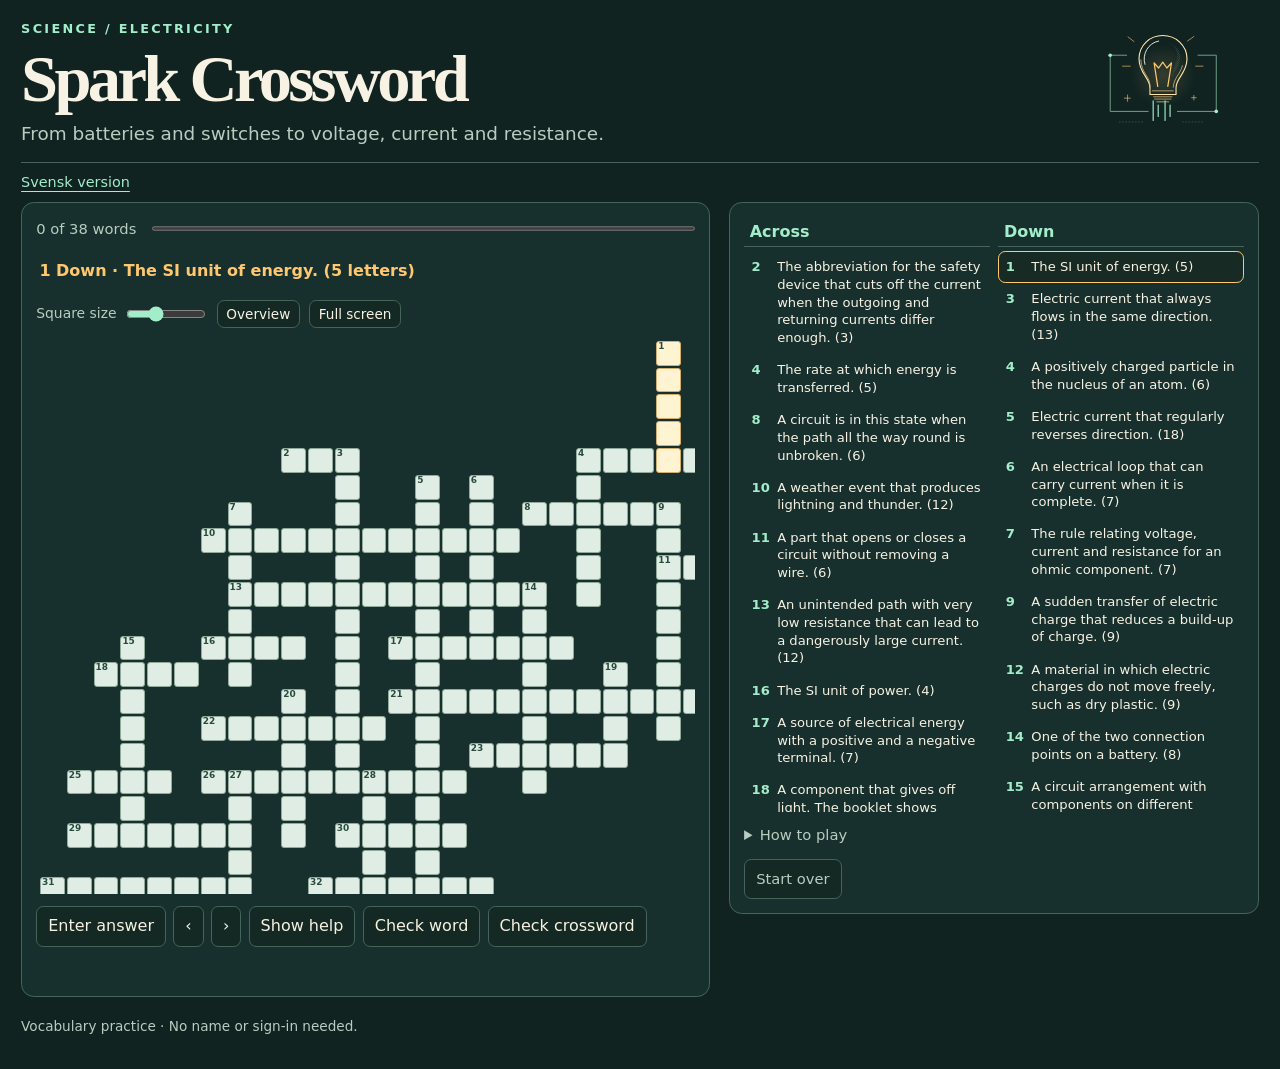
<file: spark-crossword/index.html>
<!doctype html><html lang="en"><head><meta charset="utf-8"><meta name="viewport" content="width=device-width, initial-scale=1"><meta name="theme-color" content="#102321"><title>Spark Crossword · Science</title><link rel="stylesheet" href="../gnistkrysset/style.css"><link rel="stylesheet" href="../gnistkrysset/split.css"><link rel="stylesheet" href="../gnistkrysset/spelrum.css"><script defer src="brade.js"></script><link rel="stylesheet" href="../gnistkrysset/ordkontroll.css"><script defer src="../gnistkrysset/spelrum-v5.js"></script></head><body class="ellu">
<main><header class="cover"><div><p class="kicker">SCIENCE / ELECTRICITY</p><h1>Spark Crossword</h1><p class="lead">From batteries and switches to voltage, current and resistance.</p></div><div class="art"><img src="../gnistkrysset/lampan.svg" alt=""><i></i></div></header>
<section aria-label="Crossword" id="play"><nav class="sibling" aria-label="Related crossword"><a href="../gnistkrysset/" hreflang="sv" lang="sv">Svensk version</a></nav><div class="desk"><section class="puzzle" aria-label="Crossword grid"><div class="measure"><span id="count"></span><progress id="meter" max="1" value="0" aria-label="Correct answers"></progress></div><p id="active" aria-live="polite"></p><div class="board-head"><label for="size">Square size <input id="size" type="range" min="20" max="46" value="29"></label><button id="fit">Overview</button><button id="full" hidden>Full screen</button></div><div class="scroll" tabindex="0" aria-label="Grid: scroll sideways on small screens"><div id="board"></div></div><div class="tools"><button id="answer">Enter answer</button><button id="prev" aria-label="Previous clue">‹</button><button id="next" aria-label="Next clue">›</button><button id="help" aria-expanded="false" aria-controls="hintbox">Show help</button><button id="check">Check word</button><button id="checkall">Check crossword</button></div><div id="hintbox" hidden><ol id="hintsteps"></ol><button id="more">Show booklet page</button></div><p id="status" role="status" aria-live="polite"></p></section>
<aside aria-label="Clues"><div id="clue-view" aria-label="Choose a clue list on small screens"><button id="across" aria-pressed="true">Across</button><button id="down" aria-pressed="false">Down</button></div><div class="clues" id="clues" data-direction="h"></div><details><summary>How to play</summary><p>Choose a clue or square and type. Tap a crossing square again or press Enter to change direction. Arrow keys move between squares, Tab moves to the next clue, and Escape leaves the grid. Enter answer opens a dialog with the letters already on the grid. Choose Overview to see the full width, or use the slider to make squares bigger. Answers are saved on this device when your browser allows it.</p></details><button id="reset" class="quiet">Start over</button><dialog id="word-dialog" aria-labelledby="word-title"><form id="word-dialog-form"><h2 id="word-title">Enter answer</h2><p id="word-question"></p><p class="quiet">Letters already on the grid are filled in. You can change them.</p><div id="word-cells" aria-label="Answer letter boxes"></div><div class="word-entry"><label for="whole">Type the whole answer instead<input id="whole" autocomplete="off" spellcheck="false" placeholder="Whole answer"></label><button type="button" id="word-copy">Fill the boxes</button></div><p id="word-error" role="status"></p><div class="tools"><button type="submit">Save to grid</button><button type="button" id="word-cancel">Cancel</button></div></form></dialog><dialog id="confirm"><form method="dialog"><p>Clear all answers in this crossword?</p><button value="nej" autofocus>Keep answers</button> <button value="ja">Clear answers</button></form></dialog></aside></div></section>
<footer>Vocabulary practice · No name or sign-in needed.</footer></main></body></html>
</file>
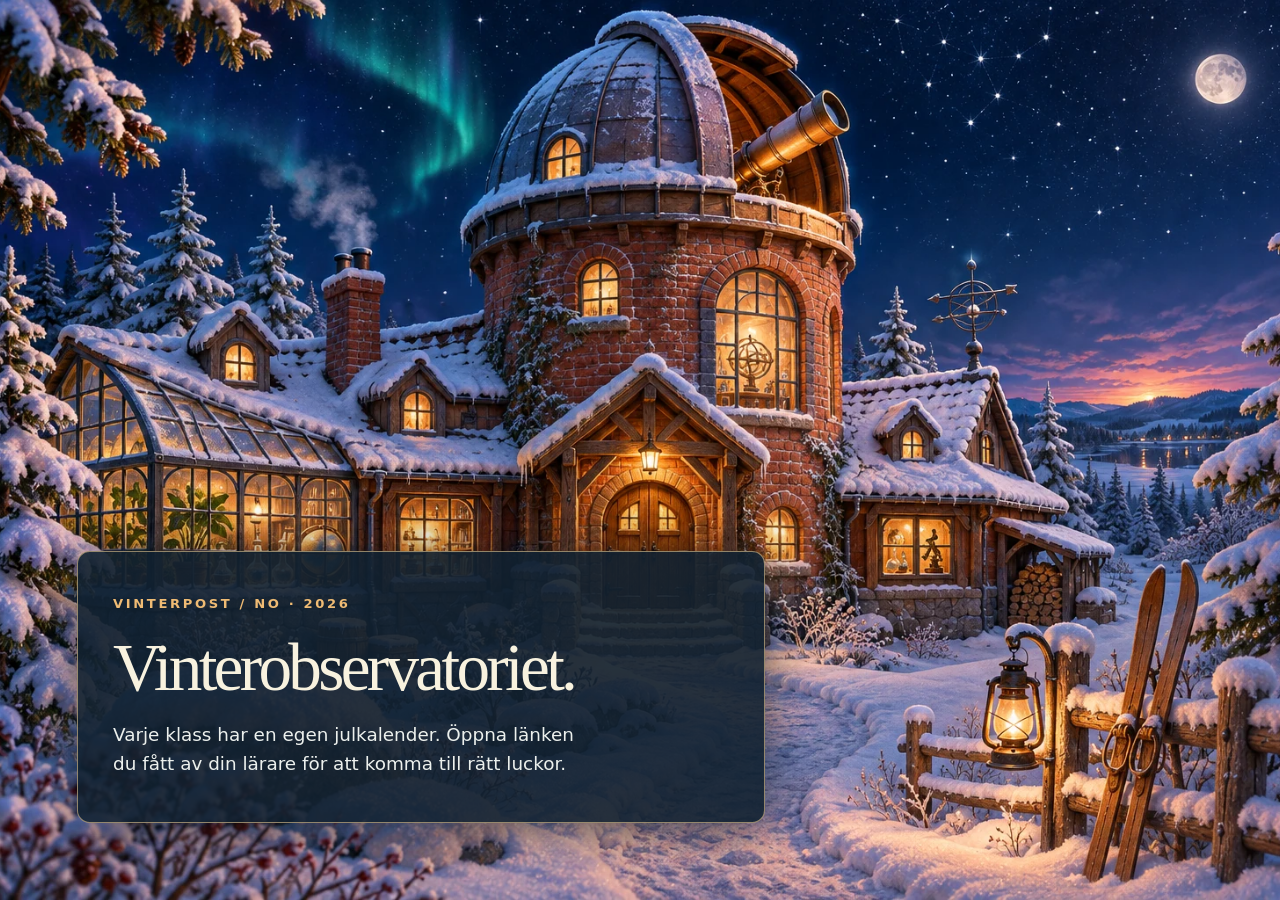
<file: vinterobservatoriet-2026/index.html>
<!doctype html><html lang="sv"><meta charset="utf-8"><meta name="viewport" content="width=device-width,initial-scale=1,viewport-fit=cover"><meta name="theme-color" content="#101c29"><title>Vinterobservatoriet · NO:s julkalender</title><style>
*{box-sizing:border-box}body{margin:0;background:#101c29 url('art/cover.webp') center/cover no-repeat;color:#f8f2df;min-height:100svh;display:grid;align-items:end;font:1.15rem/1.6 system-ui}main{margin:clamp(1rem,6vw,5.5rem);width:min(calc(100% - 2rem),43rem);background:#112231e8;padding:clamp(1rem,3vw,2.2rem);border:1px solid #dbc18b9e;border-radius:.8rem;box-shadow:0 10px 55px #02121eb0}small{color:#efbb74;letter-spacing:.2em;font-size:.82rem;font-weight:700}h1{font:normal clamp(2.2rem,7vw,4.2rem)/1.02 Georgia,serif;letter-spacing:-.055em;margin:.26em 0}p{color:#ecf0ed;max-width:26em;margin:.45em 0}
</style><main><small>VINTERPOST / NO · 2026</small><h1>Vinterobservatoriet.</h1><p>Varje klass har en egen julkalender. Öppna länken du fått av din lärare för att komma till rätt luckor.</p></main></html>
</file>
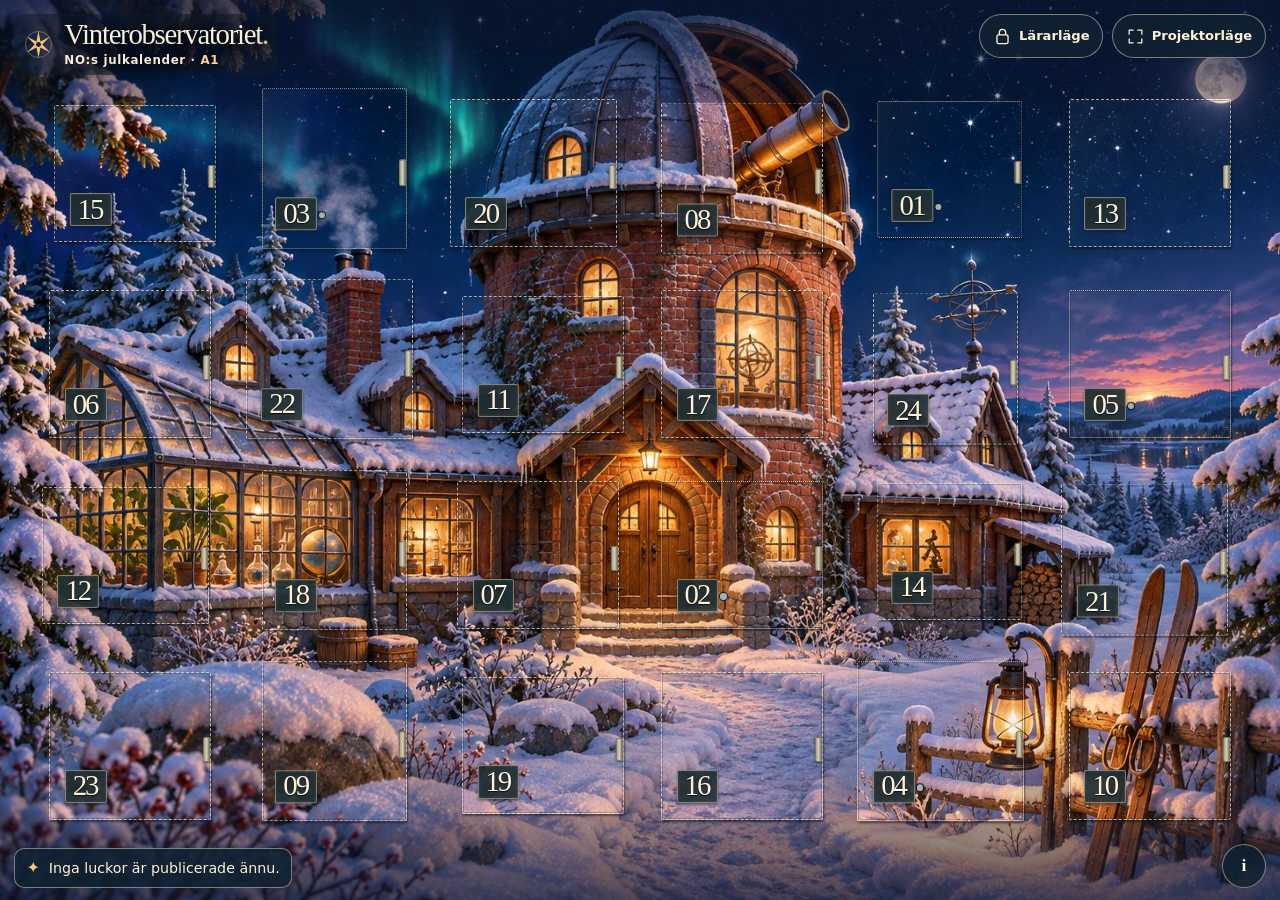
<file: vinterobservatoriet-2026/a1/index.html>
<!doctype html>
<html lang="sv">
<head>
<meta charset="utf-8"><meta name="viewport" content="width=device-width,initial-scale=1,viewport-fit=cover">
<meta name="theme-color" content="#101c29"><meta name="referrer" content="no-referrer">
<meta name="description" content="En naturvetenskaplig julkalender för klassrummet. Öppna, gissa och upptäck tillsammans.">
<title>Vinterobservatoriet · NO:s julkalender 2026</title>
<style id="calendar-css">:root{color-scheme:dark;--night:#101c29;--deep:#0d1722;--cream:#f7efd9;--haze:#c1cfd4;--faint:#95abb2;--gold:#f2be77;--rule:#37434a;--green:#91ddc5}
*{box-sizing:border-box}
html{scroll-behavior:smooth}body{margin:0;background:radial-gradient(ellipse at 86% -15%,#253f4b 0,transparent 52rem),radial-gradient(ellipse at -15% 75%,#243447 0,transparent 48rem),var(--night);color:var(--cream);font-family:system-ui,-apple-system,"Segoe UI",sans-serif;font-size:16px;line-height:1.5;min-height:100vh}
button,select,summary{font:inherit}button,summary,select{cursor:pointer}button{color:inherit}button:focus-visible,a:focus-visible,select:focus-visible,summary:focus-visible,[tabindex]:focus-visible{outline:3px solid #ffe39f;outline-offset:4px}
button[hidden],[hidden]{display:none!important}.container{width:min(1140px,calc(100% - 72px));margin-inline:auto}.skip{position:fixed;top:-200px;left:12px;z-index:40;background:#fff1cf;color:#102027;padding:10px}.skip:focus{top:8px}
.mast,.mast>button,.wordmark,.intro,.board-foot,.board-status,.after,.legend,.legend span,.rim,.rim p,.teacher,.teacher label,.actions,.story-meta,footer{display:flex;align-items:center}
.mast{justify-content:space-between;padding-block:16px 13px;border-bottom:1px solid var(--rule)}.wordmark{font-size:.84rem;color:var(--cream);letter-spacing:.17em;font-weight:780;gap:.7rem}.wordmark svg{width:34px;height:34px;color:var(--gold)}.small-mark{font-weight:490;color:var(--haze);letter-spacing:.07em}
.pill,.teacher select{border:1px solid #617176;background:#192936;border-radius:3rem;color:#e9eeeb;padding:.42rem .8rem;font-size:.87rem;line-height:1.4}.pill{gap:.45rem;justify-content:center}.pill svg{width:19px;height:19px}.pill:hover,.pill[aria-pressed=true]{border-color:var(--gold);color:var(--gold)}
.intro{justify-content:space-between;gap:1rem;padding:27px 0 22px}.title-block{min-width:0}.overline,.rim,.class-badge span,.story-meta,.guess-box .overline,#solution .overline,footer,.teacher .label{font-size:.77rem;letter-spacing:.14em;font-weight:650}.overline{display:flex;align-items:center;gap:.6rem;color:var(--gold);margin:0}.overline b,.rim em{color:#9c8869;font-weight:400}.gold-line{width:26px;height:1px;background:#dba360;display:inline-block}
h1,h2,.class-badge strong,.story-plaque strong,.door-number{font-family:Georgia,"Times New Roman",serif;font-weight:normal}
h1{font-size:clamp(2.55rem,5.5vw,4.6rem);line-height:1.02;letter-spacing:-.057em;margin:.1em 0 .12em;text-wrap:balance}h1 span{color:var(--gold)}.deck{margin:0;color:var(--haze);font-size:clamp(.98rem,1.7vw,1.13rem)}
.class-badge{display:grid;place-items:center;min-width:84px;padding:.1rem .8rem .12rem;border-left:1px solid #536569;align-self:center}.class-badge span{color:var(--faint);font-size:.71rem}.class-badge strong{color:var(--gold);font-size:2.2rem;line-height:1.2;white-space:nowrap}
.teacher{gap:.8rem;justify-content:space-between;background:#1d303a;border:1px solid #3c5358;border-radius:7px;color:var(--haze);padding:.4rem .8rem;margin-top:15px;flex-wrap:wrap}.teacher .label{color:#eec58b;letter-spacing:.08em}.teacher label{gap:.55rem;font-size:.88rem}.teacher select{border-radius:5px;font-size:.88rem;padding:.25rem .5rem;max-width:100%}
.paper{border:1px solid #928568;border-radius:9px;box-shadow:0 1.3rem 4rem #02070966,0 0 0 4px #14212b;overflow:hidden;background:#16252c;isolation:isolate}
.rim{position:relative;justify-content:space-between;gap:.4rem;padding:.43rem 1rem;background:linear-gradient(110deg,#28383b,#243339 55%,#1d2b32);color:#dfd9bd;letter-spacing:.18em;font-size:.72rem;border-bottom:1px solid #827859}.rim p{margin:0;gap:.6rem}.rim .spark{color:#efbf80;font-style:normal;font-size:1rem;line-height:1}.rim em{font-style:normal}.rim-caption{color:#b6bcac;letter-spacing:.23em;font-size:.66rem}
.scene{position:relative;width:100%;aspect-ratio:1.94;min-height:250px;background:#243746;isolation:isolate;overflow:hidden}
.backdrop,.scene-wash,.doors{position:absolute;inset:0;width:100%;height:100%}.backdrop{object-fit:cover;object-position:center;user-select:none;pointer-events:none}.scene-wash{pointer-events:none;box-shadow:inset 0 0 72px #04101e44}
.doors{display:grid;grid-template-columns:repeat(6,minmax(0,1fr));grid-template-rows:repeat(4,minmax(0,1fr));padding:1.7% 2%;gap:1.6% 2%;align-items:center;justify-items:center;perspective:1800px}
.door{position:relative;isolation:isolate;padding:0;border:0;appearance:none;-webkit-appearance:none;background:none;width:82%;height:79%;transform:translate(var(--x,0),var(--y,0));color:#ffefcb;touch-action:manipulation;perspective:600px;border-radius:3px;align-self:center}
.door:nth-child(3n+2){width:74%;height:84%;--y:-3%}.door:nth-child(4n+1){height:74%;--x:3%}.door:nth-child(5n+3){width:87%;--x:-3%}.door:nth-child(7n+4){height:82%;--y:3%}
.door::before{position:absolute;inset:0;content:"";border-radius:2px;background:radial-gradient(ellipse at bottom,#333d40 0,#21303a 42%,#111e28 80%);border:1px solid #09141c;box-shadow:inset 4px 3px 10px #030913aa;opacity:0;transition:opacity .14s}
.flap{position:absolute;inset:0;transform-origin:1% 50%;border-radius:2px;border:1px dashed #ffeed1a8;box-shadow:inset 0 0 0 1px #18272f44,1px 2px 2px #06101b85;transition:transform .56s cubic-bezier(.22,.62,.3,1),box-shadow .3s,border-color .25s;backface-visibility:visible;background-repeat:no-repeat;pointer-events:none}
.flap::after{position:absolute;content:"";inset:0;border-radius:inherit;background:linear-gradient(115deg,#f7edbf0d 0,transparent 43%,#14263312);pointer-events:none}
.door-number{position:absolute;display:grid;place-items:center;left:9%;bottom:11%;font-size:clamp(1.02rem,2.25vw,1.95rem);font-variant-numeric:lining-nums tabular-nums;letter-spacing:-.07em;line-height:1;min-width:1.45em;height:1.15em;padding:0 .14em .04em .1em;text-align:center;border-radius:2px;background:linear-gradient(130deg,#18282aed,#26343aeb);border:1px solid #d5c7a585;box-shadow:0 2px 3px #0b162a77, inset 0 0 3px #d4ba7b29;text-shadow:0 1px 1px #060d17;color:#fff1d4}
.latch{position:absolute;width:7px;height:17%;right:0;top:44%;border:1px solid #847b67;background:linear-gradient(90deg,#aaa794,#e3d9b8 55%,#827965);border-radius:2px 0 0 2px;box-shadow:0 1px 2px #10203396}
.door[aria-disabled=true]{cursor:default}.door.ready .flap{border:2px solid #ffd38c;box-shadow:inset 0 0 0 2px #231d1766,0 0 0 1px #372817,0 0 14px #ffc36980}.door.ready .door-number{background:#f5c786;color:#352817;text-shadow:none;border:1px solid #ffefc5}.door.ready .latch{background:#fff0cb}.door.ready:not(.opened):hover .flap,.door.ready:not(.opened):focus-visible .flap{transform:rotateY(-9deg);box-shadow:3px 2px 6px #1d182d99}.door.ready:not(.opened):hover::before,.door.ready:not(.opened):focus-visible::before{opacity:1}
.inside{position:absolute;inset:0;display:grid;place-content:center;justify-items:center;color:#fee4a7;font-family:Georgia,serif;font-size:clamp(1rem,2.35vw,2rem);line-height:1.02;opacity:0;text-shadow:0 1px 3px black}.inside small{font:600 .66rem/1.4 system-ui;letter-spacing:.09em;color:#c6ddd5}
.door.opened::before,.door.opened .inside{opacity:1}.door.opened .flap{transform:rotateY(-78deg);box-shadow:4px 2px 5px #0007;opacity:.91}.door.opened .door-number{opacity:0}
.board-foot{justify-content:space-between;gap:.8rem;padding:.67rem 1rem;min-height:45px;background:#1e2c31;border-top:1px solid #7e7459;color:#e7e8d8;font-size:.93rem}.board-status{gap:.65rem}.signal{width:7px;height:7px;border-radius:50%;background:var(--gold);box-shadow:0 0 10px #f3bd7055;flex:0 0 auto}.quick{border:0;border-radius:6px;background:#edbe7f;color:#24292a;padding:.35rem .8rem;font-size:.89rem;font-weight:700;white-space:nowrap}.quick:hover,.reveal:hover{background:#ffe0a3}
.after{justify-content:space-between;align-items:flex-start;gap:1rem;margin:.9rem .1rem 1.4rem;color:var(--haze);font-size:.87rem}.legend{gap:.9rem;flex-wrap:wrap}.legend span{gap:.4rem}.legend-dot{width:12px;height:12px;border:1px dashed #c4c5b3;border-radius:2px}.legend-dot.live{border:2px solid #f6c785}.legend-dot.already{height:14px;width:14px;font:700 12px/12px system-ui;color:#c8e7da;text-align:center;border:1px solid #99b8aa}
.about{max-width:32rem;margin-left:auto}.about summary,.source-box summary{color:#d9dfd7;text-underline-offset:.25em}.about[open] summary,.source-box[open] summary{text-decoration:underline}.about p{margin:.45rem 0}
footer{justify-content:space-between;border-top:1px solid #39454c;padding:14px 0 24px;font-size:.66rem;color:#a4b1ac;letter-spacing:.16em}footer b{color:#dbaa69}
dialog{color-scheme:dark;border:1px solid #958366;border-radius:14px;padding:0;background:#14252f;color:var(--cream);width:min(950px,calc(100% - 40px));max-height:91dvh;overflow:auto;box-shadow:0 22px 110px #030911c9}
dialog::backdrop{background:#06101adb;backdrop-filter:blur(5px)}body.reading{overflow:hidden}.story-wrap{position:relative;display:grid;grid-template-columns:.93fr 1fr;align-items:stretch}.story-picture{position:relative;min-height:430px;background:#273c45;overflow:hidden}.story-picture img{position:absolute;width:100%;height:100%;object-fit:cover;object-position:50% 50%}.story-picture::after{position:absolute;inset:0;content:"";background:linear-gradient(0deg,#09142266,transparent 45%);pointer-events:none}
.story-plaque{position:absolute;z-index:1;bottom:1rem;left:1rem;min-width:64px;padding:.35rem .65rem;text-align:center;background:#14262ee8;color:#ffdaa0;border:1px solid #bf9e6e;border-radius:3px;box-shadow:0 4px 16px #04101b66}.story-plaque small{display:block;font-size:.68rem;letter-spacing:.15em}.story-plaque strong{font-size:2.25rem;line-height:1}
.story-copy{padding:clamp(1.25rem,3vw,2.4rem);padding-top:3.2rem;align-self:center;min-width:0}.story-meta{color:var(--gold);gap:.5rem;letter-spacing:.125em;font-size:.75rem;flex-wrap:wrap}h2{font-size:clamp(2rem,3.5vw,3.2rem);line-height:1.03;letter-spacing:-.045em;margin:.36em 0}.story-lead,.guess-box p,#solution p{line-height:1.48;color:#e2e8e4;font-size:1.08rem;margin:.56rem 0}
.guess-box{padding:1rem 0 .35rem;margin:.8rem 0 .5rem;border-top:1px solid #4b5757}.guess-box p{margin:.3rem 0}.reveal{border:0;background:#edbe7f;color:#232b2e;padding:.64rem 1.1rem;font-weight:730;border-radius:6px;margin:.3rem 0}
#solution{padding-top:1rem;border-top:1px solid #526062;margin-top:1rem}#solution:focus{outline:none}.twist{font-size:1rem;color:#f7d8a1;border-left:2px solid #dbaa69;padding:.1rem 0 .1rem .75rem;margin:.8rem 0}.source-box{font-size:.84rem;color:#c2ccc9;margin-top:1rem}.source-box ul{margin:.45rem 0;padding-left:1.2rem}.source-box a{color:#c1e5ec;text-underline-offset:3px}.back{display:block;color:var(--haze);background:none;border:0;border-bottom:1px solid #7e8e92;padding:.3rem 0 .1rem;font-size:.88rem;margin:1rem 0 .1rem}
#close{position:absolute;right:.65rem;top:.65rem;width:38px;height:38px;display:grid;place-items:center;border:1px solid #a2a79a;border-radius:50%;background:#14252ee8;color:#fff4de;font:400 1.7rem/1 system-ui;padding:0}
body.projecting .teacher,body.projecting footer,body.projecting .after{display:none}body.projecting .container{width:min(1260px,95%)}body.projecting .mast{padding-block:4px}body.projecting .intro{padding:10px 0}body.projecting h1{font-size:clamp(2rem,4vw,3.15rem)}body.projecting .deck{font-size:1rem}body.projecting .scene{aspect-ratio:auto;height:clamp(300px,calc(100svh - 215px),770px)}body.projecting dialog{width:min(1280px,96%);max-height:96dvh}body.projecting .story-copy{font-size:1.2rem}body.projecting .story-lead,body.projecting .guess-box p,body.projecting #solution p,body.projecting .twist{font-size:clamp(1.15rem,2.2vw,1.65rem)}
@media(max-width:720px){.container{width:calc(100% - 32px)}.intro{padding:22px 0 17px}.class-badge{min-width:65px;padding-inline:.65rem}.class-badge strong{font-size:1.8rem}.after{flex-wrap:wrap}.about{margin:0}.rim{padding-inline:.7rem}.deck{max-width:40ch}.story-picture{min-height:340px}.story-copy{padding-inline:1.1rem}}
@media(max-width:590px){.container{width:calc(100% - 24px)}.mast{padding:9px 0}.wordmark svg{width:28px;height:28px}.overline{font-size:.66rem;letter-spacing:.1em;gap:.4rem}.gold-line{width:14px}.wordmark{font-size:.76rem}.intro{position:relative;display:block;padding-top:17px}.class-badge{position:static;display:inline-flex;gap:.45rem;align-items:baseline;padding:0;border:0;margin:.3rem 0 0}.class-badge strong{font-size:1.05rem}.class-badge span{font-size:.65rem}.intro h1{font-size:clamp(2.18rem,8.9vw,3.2rem)}.deck{font-size:.97rem}.scene{aspect-ratio:.93;min-height:350px}.doors{grid-template-columns:repeat(4,minmax(0,1fr));grid-template-rows:repeat(6,minmax(0,1fr));padding:2.5% 1.5%;gap:1.6% 2%}.door{height:80%;width:84%}.door-number{font-size:clamp(1.02rem,4.3vw,1.55rem)}.board-foot{padding:.55rem .65rem;flex-wrap:wrap;gap:.45rem}.board-status{font-size:.88rem}.quick{font-size:.84rem}.after{display:block}.legend{gap:.55rem;font-size:.8rem}.about{margin-top:.6rem}.rim-caption{font-size:.55rem;letter-spacing:.12em}.rim{font-size:.62rem}.teacher{gap:.45rem;padding:.4rem .6rem}.teacher .label{font-size:.67rem}.teacher label,.teacher select{font-size:.8rem}dialog{width:calc(100% - 16px);max-height:94dvh;border-radius:10px}.story-wrap{display:block}.story-picture{min-height:0;aspect-ratio:1.75}.story-copy{padding:1.1rem 1.3rem 1.4rem}.story-plaque{bottom:.65rem;left:.65rem;min-width:52px}.story-plaque strong{font-size:1.7rem}}
@media(prefers-reduced-motion:reduce){html{scroll-behavior:auto}*,*::before,*::after{transition:none!important;animation:none!important}}

/* Dome and telescope remain visible on wide screens; preserve both halves of the acoustic comparison. */
.backdrop{object-position:50% 12%}.scene{aspect-ratio:1.82}
dialog[data-station=a1] .story-picture img{object-position:71% center}
dialog[data-station=d1] .story-picture img{object-position:74% center}
dialog[data-station=e1] .story-picture{background:radial-gradient(ellipse at 50% 30%,#465865,#1a2b39 74%)}
dialog[data-station=e1] .story-picture img{object-fit:contain}
@media(max-width:590px){.scene{aspect-ratio:.93}dialog[data-station=e1] .story-picture{aspect-ratio:1.5}}

/* Filmstill först. En separat bildvisning bevarar hela motivet på tavla och telefon. */
dialog{width:min(1150px,calc(100% - 36px))}.story-wrap{grid-template-columns:1.42fr 1fr}
.story-picture{min-height:clamp(380px,39vw,570px);background:radial-gradient(ellipse at center,#435662,#1a2837 76%)}
.story-picture img{object-fit:contain!important;object-position:center!important}
.picture-toggle{position:absolute;top:.8rem;left:.8rem;z-index:2;display:inline-flex;gap:.5rem;align-items:center;padding:.5rem .72rem;color:#fff5df;background:#14242ee8;border:1px solid #d5c5a5;border-radius:2rem;font:650 .86rem/1.2 system-ui}
.picture-toggle:hover{background:#29414a}.picture-toggle svg{width:18px;height:18px}
.wide-image{width:min(100%,1800px)!important;max-width:100%;height:min(96dvh,1200px);max-height:96dvh!important;border-radius:8px}
.wide-image .story-wrap{display:grid;grid-template-columns:1fr;grid-template-rows:minmax(0,1fr) auto;height:100%;min-height:0;overflow:auto}
.wide-image .story-picture{min-height:0!important;aspect-ratio:auto!important}.wide-image .story-picture img{object-fit:contain;animation:none}
.picture-caption{display:flex;align-items:center;justify-content:space-between;gap:1.25rem;padding:.8rem clamp(.9rem,3vw,2.5rem);background:#14252f;border-top:1px solid #53626a}
.picture-caption p{margin:.2rem 0;font-size:clamp(1.1rem,2vw,1.65rem);line-height:1.28}
.picture-caption button{white-space:nowrap;flex-shrink:0}
.door.opening .inside::before{content:"✦";position:absolute;top:13%;right:13%;font:400 clamp(16px,2.3vw,32px)/1 Georgia,serif;color:#fff4c3;filter:drop-shadow(0 0 4px #f6c779);animation:door-glint .65s ease-out both}
@keyframes door-glint{0%{opacity:0;transform:scale(.12) rotate(-25deg)}45%{opacity:1;transform:scale(1.08) rotate(5deg)}100%{opacity:0;transform:scale(.3) rotate(18deg)}}
@media(prefers-reduced-motion:no-preference){dialog[open]:not(.wide-image) .story-picture img{animation:still-in .7s ease-out both}@keyframes still-in{from{opacity:.72;transform:scale(1.015)}to{opacity:1;transform:scale(1)}}}
@media(max-width:720px){.story-wrap{grid-template-columns:1fr 1fr}.story-picture{min-height:365px}}
@media(max-width:590px){dialog{width:calc(100% - 16px)}.story-picture{min-height:0;aspect-ratio:1.5}.story-wrap{display:block}.picture-caption{display:block}.picture-caption .reveal{margin:.45rem 0 0}.picture-toggle{font-size:.77rem;top:.6rem;left:.6rem}.wide-image{height:97dvh}}
/* Illustration edge to edge. Control overlays get their own inset lanes so they never cover doors. */
html,body{margin:0;min-height:100%;width:100%}
body{background:#101c29}
.paper{border:0;border-radius:0;box-shadow:none;background:#101c29}
.scene,body.projecting .scene{min-height:max(425px,100svh);height:100svh;aspect-ratio:auto;display:grid;grid-template-rows:auto minmax(0,1fr) auto}
.scene-wash{background:linear-gradient(180deg,#0a142cc2 0,transparent 22%,transparent 80%,#0a142ca9 100%);box-shadow:none}
.backdrop{object-position:var(--point,50% 48%)}
.scene-top,.scene-bottom{z-index:2;display:flex;align-items:flex-start;justify-content:space-between;gap:.7rem;padding-inline:max(14px,env(safe-area-inset-left)) max(14px,env(safe-area-inset-right))}
.scene-top{grid-row:1;padding-top:max(14px,env(safe-area-inset-top));padding-bottom:8px;pointer-events:none}
.scene-bottom{grid-row:3;align-items:flex-end;padding-top:8px;padding-bottom:max(12px,env(safe-area-inset-bottom));pointer-events:none}
.scene-controls,.calendar-controls,.title-lockup,.calendar-chip{display:flex;align-items:center;gap:.55rem;pointer-events:auto}
.scene-controls,.calendar-controls{align-items:center;justify-content:flex-end}
.title-lockup{gap:.65rem;text-shadow:0 2px 9px #030710,0 0 15px #030710;border-radius:10px;padding:.36rem .56rem;background:#101c2990}
.title-lockup>svg{width:31px;height:31px;flex:none;color:#f5c376}
.title-lockup h1,body.projecting .title-lockup h1{font:normal clamp(1.23rem,2.25vw,2.15rem)/1 Georgia,serif;letter-spacing:-.045em;margin:0;white-space:nowrap}
.top-kicker{font-size:.74rem;font-weight:600;letter-spacing:.055em;color:#f9ead5;margin-top:.2rem}.top-kicker strong{color:#ffd492}
.screen-button,.about summary,.teacher select{display:flex;align-items:center;justify-content:center;gap:.42rem;min-height:44px;border:1px solid #d4cfb58a;border-radius:999px;background:#112233df;color:#fff2d7;padding:.4rem .8rem;font:600 .82rem/1.12 system-ui}
.screen-button:hover,.about summary:hover{border-color:#ffe19f;background:#25394a}
.screen-button svg{width:19px;height:19px;flex:none}.about{position:relative;margin:0;max-width:none}.about summary{width:44px;list-style:none}.about summary::-webkit-details-marker{display:none}.about summary span{font:bold 1.1rem/1 Georgia,serif}
.about-note{position:absolute;z-index:4;right:0;bottom:calc(100% + 8px);background:#122333fa;border:1px solid #d4cfb58a;border-radius:12px;box-shadow:0 14px 20px #050e18b0;width:min(19rem,calc(100vw - 28px));padding:.9rem 1rem;color:#e8eeeb;text-shadow:none}
.about-note h2{font-size:1.3rem;margin:0 0 .3rem}
.calendar-chip{color:#fff2d7;background:#112233df;border:1px solid #d4cfb58a;border-radius:10px;padding:.54rem .72rem;font-size:.89rem;line-height:1.3;min-height:40px}.pin{color:#f9c680;font-size:1rem}.quick{min-height:44px}
.teacher{display:flex!important;margin:0;padding:0;border:0;background:none}.teacher select{padding-inline:.5rem;border-radius:10px;min-width:3.8rem}.teacher label{gap:0}
.visually-hidden{position:absolute;width:1px;height:1px;padding:0;margin:-1px;overflow:hidden;clip:rect(0,0,0,0);white-space:nowrap;border:0}
.doors{position:relative;inset:auto;grid-row:2;z-index:1;height:100%;padding:0 clamp(9px,3vw,5rem);gap:1.4% clamp(7px,1.6vw,30px)}
.door{min-height:44px;min-width:44px;width:88%;height:82%}
.door:nth-child(3n+2){width:79%;height:89%}.door:nth-child(4n+1){height:76%}.door:nth-child(5n+3){width:91%}.door:nth-child(7n+4){height:84%}
.door.planned .flap{border-style:dotted}.door.planned .door-number::after{content:"";position:absolute;width:.22em;height:.22em;right:-.32em;top:44%;background:#a6b1b6;border-radius:50%;box-shadow:0 0 1px 1px #0b1620}
.no-script{position:fixed;z-index:5;bottom:50px;left:14px;background:#102132;padding:.7rem;color:#fff3d4;border-radius:.25rem}
@media(max-width:590px){.scene,body.projecting .scene{min-height:max(470px,100svh)}.scene-top,.scene-bottom{padding-inline:max(8px,env(safe-area-inset-left)) max(8px,env(safe-area-inset-right))}.scene-top{padding-top:max(8px,env(safe-area-inset-top));gap:.35rem}.scene-bottom{padding-bottom:max(8px,env(safe-area-inset-bottom));gap:.35rem}.scene-controls,.calendar-controls{gap:.32rem}.title-lockup{padding:.36rem .4rem;gap:.32rem}.title-lockup h1,body.projecting .title-lockup h1{font-size:clamp(1.02rem,4.8vw,1.52rem)}.title-lockup>svg{width:24px;height:24px}.top-kicker{font-size:.65rem;letter-spacing:.015em}.screen-button{height:44px;width:44px;padding:0}.screen-button span{position:absolute;width:1px;height:1px;overflow:hidden;clip-path:inset(50%)}.calendar-chip{padding:.45rem .48rem;font-size:.78rem}.calendar-chip .pin{font-size:.78rem}.quick{font-size:.77rem;padding-inline:.44rem}.teacher select{font-size:.73rem;min-width:3.2rem}}
@media(max-height:530px) and (orientation:landscape) and (min-width:590px){.scene,body.projecting .scene{min-height:max(295px,100svh)}.doors{grid-template-columns:repeat(8,minmax(0,1fr));grid-template-rows:repeat(3,minmax(0,1fr))}.door-number{font-size:1.05rem}}
/* Teacher import is a local-only tool, not part of the student calendar data. */
#teacher-local{width:min(33rem,calc(100% - 24px));max-height:calc(100dvh - 20px)}
.teacher-panel{padding:clamp(1rem,4vw,1.8rem)}.teacher-panel h2{font-size:clamp(1.74rem,6vw,2.45rem);margin:.3em 1.3rem .3em 0}
.teacher-panel p{margin:.65rem 0}.teacher-help{color:var(--haze);font-size:.91rem}.teacher-current{color:#9fe0c9;font-size:.86rem}
.teacher-panel label{display:block;margin:.7rem 0 .26rem;font-weight:650;font-size:.92rem}.teacher-panel label span{font-weight:400;color:var(--haze)}
.teacher-panel input{width:100%;min-height:44px;border:1px solid #829194;border-radius:6px;background:#14202b;color:#f8eed9;padding:.45rem .6rem}
.teacher-panel input[type=file]::file-selector-button{min-height:30px;padding:.15rem .5rem;border:1px solid #cec19e;border-radius:4px;background:#f2cf93;color:#232520;cursor:pointer;font:inherit}
#teacher-unlock{margin-top:.9rem}.teacher-secondary{border:0;background:transparent;font:600 .87rem/1.3 system-ui;text-underline-offset:.2em;text-decoration:underline;color:var(--haze);padding:.55rem .5rem}.teacher-secondary:disabled{opacity:.4;cursor:default}
#teacher-status{min-height:1.35em;color:#ffd299;font-size:.91rem;margin-bottom:0}
.teacher-close{position:absolute;right:.6rem;top:.6rem;width:44px;height:44px;border:1px solid #a6a991;border-radius:50%;background:#203846;font:400 1.55rem/1 system-ui;color:#fff3de}
#teacher-view{position:fixed;inset:0;margin:0;width:100%;height:100%;max-width:100%;max-height:100%;border:0;border-radius:0;background:#101c29;overflow:hidden}
#teacher-view iframe{position:absolute;inset:0;border:0;width:100%;height:100%}
.teacher-view-controls{z-index:2;position:absolute;right:max(10px,env(safe-area-inset-right));top:max(63px,calc(env(safe-area-inset-top) + 52px))}
.teacher-view-controls button{min-height:44px;padding:.3rem .7rem;border:1px solid #e4c18b;border-radius:999px;background:#112739f0;color:#faecd4;font:650 .82rem/1.1 system-ui;box-shadow:0 4px 18px #08101d70}
body.local-teacher{overflow:hidden}
@media(max-width:590px){.screen-button.teacher-entry{width:44px;height:44px}.scene-controls{flex-shrink:0}}
@media(max-width:350px){.title-lockup h1,body.projecting .title-lockup h1{font-size:1.04rem}.title-lockup>svg{width:20px;height:20px}}
/* Projection shows the illustration first, with only inconspicuous controls remaining. */
body.projecting .title-lockup .top-kicker{display:none}
body.projecting .title-lockup{background:#101c2966}
body.projecting .title-lockup h1{font-size:clamp(1rem,2.1vw,1.55rem)}
body.projecting .calendar-chip,body.projecting .about,body.projecting #teacher-entry{visibility:hidden;pointer-events:none}
body.projecting .screen-button span{position:absolute;width:1px;height:1px;overflow:hidden;clip-path:inset(50%)}
body.projecting .screen-button{width:44px;height:44px;padding:0}
body.projecting .wide-image .picture-caption{padding:.55rem clamp(.85rem,2vw,1.45rem)}
body.projecting .wide-image .picture-caption .overline{display:none}

/* A door expands from its actual position; reduced-motion users skip the animation. */
#story{transform-origin:center}
#challenge-form label{display:block;margin:.6rem 0 .25rem;color:#f5ebd8;font-weight:650}
#challenge-answer{width:100%;min-height:44px;background:#121f29;color:#f8f5ed;border:1px solid #8a938a;border-radius:6px;padding:.48rem .65rem;font:inherit}
.challenge-actions{display:flex;gap:.55rem 1rem;align-items:center;flex-wrap:wrap;margin-top:.3rem}
.challenge-actions button,.order-move{min-height:44px}
#challenge-hint{padding:.55rem .7rem;border-inline-start:2px solid #edbe7f;background:#26353c}
#challenge-feedback:not(:empty){padding:.45rem .6rem;border:1px solid #bb976a;border-radius:6px;margin:.45rem 0;font-weight:680}
#challenge-feedback[data-state="right"]{border-color:#a2cb9a;color:#dfefdb}
#challenge-feedback[data-state="try"]{color:#f6d9bc}
#challenge-order ol{margin:.45rem 0;padding-inline-start:1.65rem}
#challenge-order li{padding:.15rem 0 .15rem .2rem;border-bottom:1px solid #4b5757}
#challenge-order li span{display:inline-block;width:calc(100% - 104px);vertical-align:middle}
.order-move{min-width:44px;margin:.15rem .13rem;background:#263842;color:#fff2db;border:1px solid #85908f;border-radius:6px;font:inherit}
.order-move[aria-disabled="true"]{opacity:.45}
#story-question{font-weight:675}
</style>
</head>
<body>
<a class="skip" href="#doors">Till luckorna</a>
<main id="kalender" tabindex="-1">
 <section class="paper" aria-label="Julkalender med 24 luckor">
  <div class="scene" id="scene">
   <img class="backdrop" id="cover" src="../art/cover.webp" alt="Ett snötäckt observatorium med ett teleskop och varmt ljus från fönstren." fetchpriority="high">
   <div class="scene-wash" aria-hidden="true"></div>
   <header class="scene-top">
    <div class="title-lockup"><svg viewBox="0 0 44 44" aria-hidden="true"><circle cx="22" cy="22" r="18.5" fill="none" stroke="currentColor" opacity=".55"/><path d="M22 3l2.8 14.7L38 11l-10.6 11L38 33l-13.2-6.7L22 41l-2.8-14.7L6 33l10.6-11L6 11l13.2 6.7z" fill="currentColor"/><circle cx="22" cy="22" r="3.5" fill="#172331"/></svg><div><h1>Vinterobservatoriet<span>.</span></h1><div class="top-kicker">NO:s julkalender · <strong id="station">A1</strong></div></div></div>
    <div class="scene-controls">
     
     <button id="teacher-entry" type="button" class="screen-button teacher-entry" title="Lärarläge" aria-label="Lärarläge"><svg viewBox="0 0 24 24" aria-hidden="true"><rect x="5" y="10" width="14" height="11" rx="2" fill="none" stroke="currentColor" stroke-width="1.7"/><path d="M8 10V7a4 4 0 018 0v3" fill="none" stroke="currentColor" stroke-width="1.7"/></svg><span>Lärarläge</span></button>
     <button id="projector" type="button" title="Projektorläge" class="screen-button" aria-pressed="false"><svg viewBox="0 0 24 24" aria-hidden="true"><path d="M4 9V4h5m6 0h5v5m0 6v5h-5M9 20H4v-5" fill="none" stroke="currentColor" stroke-width="1.6" stroke-linecap="round" stroke-linejoin="round"/></svg><span>Projektorläge</span></button>
    </div>
   </header>
   <div class="doors" id="doors" tabindex="-1" role="group" aria-label="Luckor från 1 till 24 december"></div>
   <div class="scene-bottom">
    <div class="calendar-chip"><span class="pin" aria-hidden="true">✦</span><span id="status" role="status">Första luckan öppnar den 1 december.</span></div>
    <div class="calendar-controls">
     <button class="quick" id="quick" type="button" hidden></button>
     <details class="about"><summary aria-label="Om kalendern" title="Om kalendern"><span aria-hidden="true">i</span></summary><div class="about-note"><h2>Om kalendern</h2><p>Öppna en lucka på lektionen. Lös dagens korta uppgift tillsammans för att öppna förklaringen.</p><p>Varje klass har en egen berättelse. Luckorna följer svensk tid. Öppningsmarkering sparas i den här webbläsaren när det går.</p></div></details>
    </div>
   </div>
  </div>
 </section>
 <noscript><p class="no-script">Aktivera JavaScript för att öppna kalenderluckorna.</p></noscript>
</main>
<dialog id="story" aria-labelledby="story-title" aria-describedby="story-lead">
 <article class="story-wrap">
  <div class="story-picture"><img id="story-image" alt=""><button type="button" id="enlarge" class="picture-toggle" aria-pressed="false"><svg viewBox="0 0 24 24" aria-hidden="true"><path d="M4 9V4h5m6 0h5v5m0 6v5h-5M9 20H4v-5" fill="none" stroke="currentColor" stroke-width="1.7" stroke-linecap="round"/></svg><span>Förstora bilden</span></button><div class="story-plaque"><small>LUCKA</small><strong id="story-day">01</strong></div></div>
  <div id="picture-caption" class="picture-caption" hidden><div><span class="overline">GISSA TILLSAMMANS</span><p id="big-question"></p></div><button id="picture-reveal" type="button" class="reveal">Till uppgiften</button></div>
  <div class="story-copy" id="story-copy">
   <div class="story-meta" id="story-meta"></div>
   <h2 id="story-title"></h2><p id="story-lead" class="story-lead"></p>
   <section class="guess-box" id="guess-box" aria-labelledby="challenge-title">
    <h3 class="overline" id="challenge-title" tabindex="-1">Lös luckans uppgift</h3>
    <p id="question"></p>
    <form id="challenge-form">
     <div id="challenge-text"><label for="challenge-answer">Skriv ert svar</label><input id="challenge-answer" name="answer" autocomplete="off" maxlength="160" aria-describedby="question"></div>
     <div id="challenge-order" hidden><p class="order-help" id="order-help">Flytta ett steg uppåt eller nedåt med knapparna.</p><ol id="challenge-list" aria-describedby="order-help"></ol></div>
     <div class="challenge-actions"><button type="submit" class="reveal" id="reveal" aria-controls="solution">Kontrollera svaret</button><button type="button" id="challenge-hint-toggle" class="back" aria-expanded="false" aria-controls="challenge-hint">Visa ledtråd</button></div>
     <p id="challenge-hint" hidden></p>
    </form>
   </section>
   <p id="challenge-feedback" role="status" aria-live="polite" aria-atomic="true"></p>
   <section id="solution" hidden><div class="overline">SÅ HÄNGER DET IHOP</div><p id="story-question"></p><p id="explain"></p><div class="twist" id="twist"></div><details class="source-box"><summary>Källor och vidare läsning</summary><ul id="sources"></ul></details></section>
   <button type="button" id="back" class="back">Tillbaka till kalendern</button>
  </div>
  <button type="button" id="close" aria-label="Stäng luckan" title="Stäng luckan">×</button>
 </article>
</dialog>
<dialog id="teacher-local" data-teacher-portal aria-labelledby="teacher-local-title">
 <button class="teacher-close" type="button" id="teacher-close" aria-label="Stäng lärarläget">×</button>
 <div class="teacher-panel">
   <div class="overline"><span aria-hidden="true">✦</span> PRIVAT LÄRARLÄGE</div>
   <h2 id="teacher-local-title">Öppna som lärare</h2>
   <p>Läs in din krypterade lärarfil en gång per webbläsare. Skriv sedan lärarkoden för att öppna färdiga luckor i förväg.</p>
   <p class="teacher-help">Filen och koden skickas inte från enheten. Den här webbläsaren sparar bara det krypterade paketet.</p>
   <p class="teacher-current" id="teacher-current"></p>
   <form id="teacher-local-form">
      <label for="teacher-file">Krypterad lärarfil <span>(.html)</span></label>
      <input id="teacher-file" type="file" accept=".html,.htm,text/html">
      <label for="teacher-code">Lärarkod</label>
      <input id="teacher-code" type="password" autocomplete="off" autocorrect="off" autocapitalize="off" spellcheck="false" required>
      <button id="teacher-unlock" class="quick" type="submit">Lås upp</button>
      <button id="teacher-remove" type="button" class="teacher-secondary" disabled>Ta bort sparad lärarfil</button>
      <p id="teacher-status" role="status" aria-live="polite"></p>
   </form>
 </div>
</dialog>
<dialog id="teacher-view" data-teacher-portal aria-label="Upplåst lärarläge">
 <div class="teacher-view-controls"><button id="teacher-relock" type="button">Lås lärarläget</button></div>
</dialog>

<script type="application/json" id="edition">{"preview":false,"classes":{"a1":{"stories":{},"cover":"../art/cover.webp","coverAlt":"Ett snötäckt observatorium med ett teleskop och varmt ljus från fönstren.","position":"50% 47%"}}}</script>
<script id="calendar-runtime">const Calendar = (() => {
  const zone = 'Europe/Stockholm', year=2026;
  const fmt = new Intl.DateTimeFormat('sv-SE',{timeZone:zone,year:'numeric',month:'2-digit',day:'2-digit'});
  const orders={
    a1:[15,3,20,8,1,13,6,22,11,17,24,5,12,18,7,2,14,21,23,9,19,16,4,10],
    d1:[7,23,13,18,2,10,21,11,5,15,24,19,16,4,22,12,8,3,14,17,1,6,20,9],
    e1:[20,9,4,16,12,23,15,21,14,1,17,5,3,24,6,19,10,13,22,8,11,7,18,2]
  };
  function today(d=new Date()){const v=Object.fromEntries(fmt.formatToParts(d).map(x=>[x.type,x.value]));return v.year+'-'+v.month+'-'+v.day}
  function dayState(day,stories,now,preview,seen){
    const date=year+'-12-'+String(day).padStart(2,'0');
    const exists=Object.hasOwn(stories,String(day));
    if(!preview && now < date) return 'future';
    if(!exists) return 'planned';
    return seen.has(day)?'opened':'ready';
  }
  function storageId(key,preview){return 'vinterpost-utmaning-v1-'+year+'-'+key+'-'+(preview?'prov':'elev')}
  const answerKey = value => String(value).normalize('NFKC').toLocaleLowerCase('sv-SE')
    .replace(/[\p{P}\p{Z}\s]+/gu,' ').trim();
  function acceptsText(input, answers) {
    const key=answerKey(input);
    return !!key && answers.some(answer=>answerKey(answer)===key);
  }
  function shuffledOrder(length) {
    const steps=Array.from({length},(_,id)=>id);
    for(let i=length-1;i>0;i--){const j=Math.floor(Math.random()*(i+1));[steps[i],steps[j]]=[steps[j],steps[i]]}
    if(isCorrectOrder(steps)&&length>1)[steps[0],steps[1]]=[steps[1],steps[0]];
    return steps;
  }
  function isCorrectOrder(steps){return steps.length>=3 && steps.every((value,i)=>value===i)}
  return {today,dayState,orders,storageId,acceptsText,shuffledOrder,isCorrectOrder}
})();
if(typeof module!=='undefined'&&module.exports)module.exports=Calendar;

(() => {
'use strict';
const $=id=>document.getElementById(id), data=JSON.parse($('edition').textContent);
let activeCover='',key=Object.keys(data.classes)[0],seen=new Set(),lastDate='',returnTarget=null,viewerFullscreen=false;
let pendingDay=null,currentChallenge=null,stepOrder=[],zoom=null;
const preview=data.preview, scene=$('scene'), deck=$('doors'), modal=$('story'), cover=$('cover');
const motion=window.matchMedia('(prefers-reduced-motion: reduce)');
function config(){return data.classes[key]}
function loadSeen(){try{seen=new Set(JSON.parse(localStorage.getItem(Calendar.storageId(key,preview))||'[]').filter(n=>Number.isInteger(n)&&n>=1&&n<=24))}catch{seen=new Set()}}
function remember(day){seen.add(day);try{localStorage.setItem(Calendar.storageId(key,preview),JSON.stringify([...seen]))}catch{}}
function stat(day){return Calendar.dayState(day,config().stories,lastDate,preview,seen)}
function setStatus(s){$('status').textContent=s}
function render(){
 const keep=deck.contains(document.activeElement)?document.activeElement.dataset.day:null;
 lastDate=Calendar.today(); const spec=config(); if(spec.cover && spec.cover!==activeCover){activeCover=spec.cover;cover.style.setProperty('--point',spec.position||'50% 48%');cover.alt=spec.coverAlt||'Illustrerat vinterlandskap';cover.setAttribute('src',spec.cover)} $('station').textContent=key.toUpperCase();document.title='Vinterobservatoriet · '+key.toUpperCase()+(preview?' · Lärarvisning':'');
 const ready=[],allOpenable=[]; const frag=document.createDocumentFragment();
 for(const day of Calendar.orders[key]){
  const state=stat(day), available=state==='ready'||state==='opened', opened=state==='opened',num=String(day).padStart(2,'0');
  let desc=state==='ready'?'kan öppnas':opened?'öppnad här, visa igen':state==='planned'?(preview?'planerad, inte färdig':'ännu inte publicerad'):'stängd';
  if(available)allOpenable.push(day);if(state==='ready')ready.push(day);
  const b=document.createElement('button');b.type='button'; b.className='door'+(available?' ready':'')+(opened?' opened':'')+(state==='planned'?' planned':'');b.dataset.day=day;
  b.setAttribute('aria-label','Lucka '+day+' december: '+desc); b.title='Lucka '+day+' december: '+desc; b.setAttribute('aria-disabled',String(!available)); if(!available)b.tabIndex=-1;
  b.innerHTML='<span class="inside" aria-hidden="true">'+num+'<small>✓</small></span><span class="flap" aria-hidden="true"><span class="door-number">'+num+'</span><i class="latch"></i></span>';
  frag.appendChild(b);
 }
 deck.replaceChildren(frag);const quick=$('quick'),first=ready.sort((a,b)=>b-a)[0]||allOpenable.sort((a,b)=>b-a)[0];quick.hidden=!first;quick.dataset.day=first||'';
 if(first)quick.textContent=(seen.has(first)?'Visa':'Öppna')+' lucka '+first;
 if(preview){setStatus(allOpenable.length+' färdig'+(allOpenable.length===1?' lucka':'a luckor')+' · '+(24-allOpenable.length)+' planerade')}
 else if(lastDate<'2026-12-01'){setStatus('Första luckan öppnar den 1 december.')}
 else if(ready.length){setStatus(ready.length===1?'En lucka väntar på att öppnas.':ready.length+' luckor väntar på att öppnas.')}
 else if(allOpenable.length){setStatus('Ni har öppnat alla publicerade luckor. De går att besöka igen.')}
 else{setStatus('Inga luckor är publicerade ännu.')}
 if(keep)deck.querySelector('[data-day="'+keep+'"]')?.focus({preventScroll:true});
 if(cover.complete)alignImages();
}
function alignImages(){
 if(!cover.naturalWidth)return;
 const r=scene.getBoundingClientRect(), scale=Math.max(r.width/cover.naturalWidth,r.height/cover.naturalHeight);
 const w=cover.naturalWidth*scale,h=cover.naturalHeight*scale;
 const pos=(cover.style.getPropertyValue('--point')||'50% 48%').trim().split(/\s+/).map(v=>Number.parseFloat(v)/100);
 scene.style.setProperty('--cover-image','url("'+cover.getAttribute('src')+'")');
 for(const b of deck.children){const f=b.querySelector('.flap'),s=b.getBoundingClientRect();
   f.style.backgroundImage='var(--cover-image)';f.style.backgroundSize=w+'px '+h+'px';
   f.style.backgroundPosition=((r.width-w)*pos[0]+r.left-s.left-1)+'px '+((r.height-h)*pos[1]+r.top-s.top-1)+'px';
 }
}
function animateFromDoor(door){
 if(motion.matches||!modal.animate||!door)return;
 const source=door.getBoundingClientRect(),target=modal.getBoundingClientRect();
 if(!target.width||!target.height||!source.width||!source.height)return;
 const sx=Math.min(.94,source.width/target.width),sy=Math.min(.94,source.height/target.height);
 const dx=source.left+source.width/2-target.left-target.width/2,dy=source.top+source.height/2-target.top-target.height/2;
 zoom=modal.animate([{transform:'translate('+dx+'px,'+dy+'px) scale('+sx+','+sy+')',opacity:.66},
   {transform:'translate(0,0) scale(1,1)',opacity:1}],{duration:520,easing:'cubic-bezier(.17,.76,.22,1)'});
}
function feedback(text,state='') {const el=$('challenge-feedback');el.dataset.state=state;el.textContent=text}
function orderButtons(){
 const list=$('challenge-list');list.replaceChildren();
 for(const [position,id] of stepOrder.entries()){
  const line=document.createElement('li'),label=document.createElement('span');label.textContent=currentChallenge.items[id];line.append(label);
  for(const [move,word,arrow] of [[-1,'upp','↑'],[1,'ned','↓']]){
   const button=document.createElement('button');button.type='button';button.className='order-move';
   button.dataset.key=String(id)+':'+move;button.textContent=arrow;
   button.setAttribute('aria-label','Flytta '+label.textContent+' '+word);
   button.setAttribute('aria-disabled',String(position+move<0||position+move>=stepOrder.length));
   button.addEventListener('click',()=>{
    const dest=position+move;if(dest<0||dest>=stepOrder.length)return;
    [stepOrder[position],stepOrder[dest]]=[stepOrder[dest],stepOrder[position]];orderButtons();
    const same=list.querySelector('[data-key="'+id+':'+move+'"]');
    (same.getAttribute('aria-disabled')==='true'?list.querySelector('[data-key="'+id+':'+(-move)+'"]'):same).focus();
    feedback(label.textContent+' flyttades till plats '+(dest+1)+' av '+stepOrder.length+'.');
   });line.append(button);
  }
  list.append(line);
 }
}
function reveal(first){
 if(!currentChallenge||!pendingDay)return;
 if(first){remember(pendingDay);feedback('Rätt! Förklaringen är upplåst.','right')}
 else feedback('');
 $('solution').hidden=false;$('guess-box').hidden=true;
 $('solution').tabIndex=-1;$('solution').focus({preventScroll:true});
 if(first)$('solution').scrollIntoView({block:'nearest',behavior:motion.matches?'instant':'smooth'});
}
function open(day,trigger){
 if(modal.open)return;
 const st=stat(day),story=config().stories[day];
 if(st!=='ready'&&st!=='opened'){setStatus(st==='planned'?'Lucka '+day+' har ännu inte publicerats.':'Lucka '+day+' är stängd till den '+day+' december.');return}
 const door=deck.querySelector('[data-day="'+day+'"]');
 returnTarget=trigger||door;
 pendingDay=day;currentChallenge=story.challenge;
 dialogSetup(story,day);
 modal.showModal();document.body.classList.add('reading');modal.scrollTop=0;animateFromDoor(door);
 if(st==='opened')reveal(false);else $('challenge-title').focus({preventScroll:true});
}
function dialogSetup(story,day){
 modal.dataset.station=key;$('story-image').src=story.image;$('story-image').alt=story.alt;$('story-day').textContent=String(day).padStart(2,'0');
 $('story-meta').textContent=key.toUpperCase()+'  /  '+story.subject.toLocaleUpperCase('sv')+'  /  '+day+' DECEMBER';
 $('story-title').textContent=story.title;$('story-lead').textContent=story.lead;
 $('question').textContent=currentChallenge.prompt;$('big-question').textContent=currentChallenge.prompt;
 $('story-question').textContent=story.question;$('explain').textContent=story.answer;$('twist').textContent=story.twist;
 $('sources').replaceChildren();for(const [label,url] of story.sources){let li=document.createElement('li'),a=document.createElement('a');a.href=url;a.textContent=label;a.target='_blank';a.rel='noopener noreferrer';li.append(a);$('sources').append(li)}
 const ordering=currentChallenge.type==='order';
 $('challenge-text').hidden=ordering;$('challenge-order').hidden=!ordering;$('challenge-answer').value='';
 $('reveal').textContent=ordering?'Kontrollera ordningen':'Kontrollera svaret';
 $('challenge-hint').hidden=true;$('challenge-hint').textContent=currentChallenge.hint;$('challenge-hint-toggle').textContent='Visa ledtråd';
 $('challenge-hint-toggle').setAttribute('aria-expanded','false');feedback('');
 if(ordering){stepOrder=Calendar.shuffledOrder(currentChallenge.items.length);orderButtons();}
 $('solution').hidden=true;$('guess-box').hidden=false;modal.querySelector('details').open=false;
}
deck.addEventListener('click',e=>{const b=e.target.closest('.door');if(b)open(Number(b.dataset.day),b)});
$('quick').addEventListener('click',()=>open(Number($('quick').dataset.day),$('quick')));
$('challenge-hint-toggle').addEventListener('click',()=>{
 const h=$('challenge-hint');h.hidden=!h.hidden;
 $('challenge-hint-toggle').setAttribute('aria-expanded',String(!h.hidden));
 $('challenge-hint-toggle').textContent=h.hidden?'Visa ledtråd':'Dölj ledtråd';
});
$('challenge-form').addEventListener('submit',ev=>{
 ev.preventDefault();if(!currentChallenge||$('guess-box').hidden)return;
 const order=currentChallenge.type==='order', input=$('challenge-answer');
 if(order?Calendar.isCorrectOrder(stepOrder):Calendar.acceptsText(input.value,currentChallenge.answers))reveal(true);
 else {
  feedback(!order&&!input.value.trim()?'Skriv ett svar först.':order?'Inte riktigt. Ändra ordningen eller ta en ledtråd.':'Inte riktigt. Försök igen eller ta en ledtråd.','try');
  if(!order)input.focus();
 }
});
function imageMode(on,request,keepFullscreen=false){
 modal.classList.toggle('wide-image',on);$('enlarge').setAttribute('aria-pressed',String(on));$('enlarge').querySelector('span').textContent=on?'Tillbaka till luckan':'Förstora bilden';
 $('picture-caption').hidden=!on;$('story-copy').hidden=on;$('picture-reveal').textContent=$('solution').hidden?'Till uppgiften':'Till förklaringen';
 if(on){modal.scrollTop=0;if(request&&!document.fullscreenElement&&document.documentElement.requestFullscreen){try{const req=document.documentElement.requestFullscreen();if(req&&req.then)req.then(()=>{if(modal.open)viewerFullscreen=true;else if(document.fullscreenElement)document.exitFullscreen().catch(()=>{})}).catch(()=>{})}catch{}}}
 else if(!keepFullscreen&&viewerFullscreen){viewerFullscreen=false;if(document.fullscreenElement)document.exitFullscreen().catch(()=>{})}
}
$('enlarge').addEventListener('click',()=>imageMode(!modal.classList.contains('wide-image'),true));
$('picture-reveal').addEventListener('click',()=>{imageMode(false,false,true);($('solution').hidden?$('challenge-title'):$('solution')).focus()});
function close(){if(modal.open)modal.close()}
$('close').addEventListener('click',close);$('back').addEventListener('click',close);
modal.addEventListener('click',e=>{if(e.target!==modal)return;const r=modal.getBoundingClientRect();if(e.clientX<r.left||e.clientX>r.right||e.clientY<r.top||e.clientY>r.bottom)close()});
modal.addEventListener('close',()=>{zoom?.cancel();zoom=null;pendingDay=null;currentChallenge=null;imageMode(false,false);document.body.classList.remove('reading');const day=returnTarget?.dataset.day;const toQuick=returnTarget===$('quick');render();(toQuick?$('quick'):deck.querySelector('[data-day="'+day+'"]'))?.focus({preventScroll:true});returnTarget=null});
const select=$('select-class');
if(select)select.addEventListener('change',()=>{if(modal.open)close();if(!Object.hasOwn(data.classes,select.value))return;key=select.value;loadSeen();render()});
function projector(on){document.body.classList.toggle('projecting',on);$('projector').setAttribute('aria-pressed',String(on));$('projector').querySelector('span').textContent=on?'Avsluta projektorläge':'Projektorläge';$('projector').title=on?'Avsluta projektorläge':'Projektorläge';requestAnimationFrame(alignImages)}
$('projector').addEventListener('click',async()=>{let on=!document.body.classList.contains('projecting');projector(on);try{if(on&&document.documentElement.requestFullscreen){await document.documentElement.requestFullscreen()}else if(!on&&document.fullscreenElement){await document.exitFullscreen()}}catch{}});
document.addEventListener('fullscreenchange',()=>{if(!document.fullscreenElement){viewerFullscreen=false;projector(false);if(modal.open&&modal.classList.contains('wide-image'))imageMode(false,false)}});
function checkClock(){if(Calendar.today()!==lastDate&&!modal.open)render()}
document.addEventListener('visibilitychange',checkClock);window.addEventListener('focus',checkClock);setInterval(checkClock,30000);
cover.addEventListener('load',alignImages);if('ResizeObserver' in window)new ResizeObserver(()=>requestAnimationFrame(alignImages)).observe(scene);else window.addEventListener('resize',alignImages,{passive:true});
loadSeen();render();
})();
</script>
<script id="teacher-local-js">(() => {
'use strict';
const $=id=>document.getElementById(id), entry=$('teacher-entry'), gate=$('teacher-local'), viewer=$('teacher-view');
const input=$('teacher-file'), field=$('teacher-code'), status=$('teacher-status'), label=$('teacher-current'), confirm=$('teacher-unlock'), remove=$('teacher-remove');
const encoder=new TextEncoder(), decoder=new TextDecoder('utf-8',{fatal:true}), CLASSES=['a1','d1','e1'];
const student=Object.keys(JSON.parse($('edition').textContent).classes)[0];
const MAX=28*1024*1024, DB='vinterobservatoriet-2026-private', STORE='calendars', ID='teacher-2026', AAD=encoder.encode('vinterpost-lararvisning-v2');
const base=document.documentElement.cloneNode(true);
let dbPromise,stored=null,pending=null,seq=0,busy=false,frame=null;
const B64=/^[A-Za-z0-9+/]+={0,2}$/;
function syntax(s,n){return typeof s==='string'&&s.length<=n&&s.length>0&&s.length%4===0&&B64.test(s)}
function bytes(s){const raw=atob(s), b=new Uint8Array(raw.length);for(let i=0;i<raw.length;i++)b[i]=raw.charCodeAt(i);return b}
function clean(claim){
 if(!claim||claim.v!==2||claim.iterations!==600000||!syntax(claim.salt,32)||bytes(claim.salt).length!==24||!syntax(claim.iv,16)||bytes(claim.iv).length!==12||
 !syntax(claim.payload,MAX)||claim.payload.length<32)throw new Error('Ogiltigt krypteringsformat');
 return {v:2,iterations:600000,salt:claim.salt,iv:claim.iv,payload:claim.payload};
}
function onlyJSON(source,id){
 // Extract JSON text, not the file's DOM. Parsing any arbitrary HTML could initiate
 // resource loads even in an inert document. Restrict to one script body with no tags.
 const escaped=id.replace(/[^a-z]/g,'');
 const p=new RegExp('<script\\b(?=[^<>]*\\bid=["\']'+escaped+'["\'])(?=[^<>]*\\btype=["\']application/json["\'])[^<>]*>([^<]*)'+'<\\/script\\s*>','gi');
 const m=p.exec(source);if(!m||p.exec(source))throw new Error('Saknar ett entydigt paket');
 const doc=new DOMParser().parseFromString('<script type="application/json" id="'+escaped+'">'+m[1]+'<\/script>','text/html');
 return JSON.parse(doc.getElementById(escaped).textContent);
}
function db(){
 if(!dbPromise)dbPromise=new Promise((resolve,reject)=>{
  try{const r=indexedDB.open(DB,1);r.onupgradeneeded=()=>r.result.createObjectStore(STORE);r.onsuccess=()=>resolve(r.result);r.onerror=()=>reject(r.error);r.onblocked=()=>reject(new Error('Lagringen är blockerad'))}
  catch(e){reject(e)}
 });
 return dbPromise;
}
async function tx(mode,op){
 const d=await db();return new Promise((resolve,reject)=>{
 const t=d.transaction(STORE,mode),r=op(t.objectStore(STORE));
 t.oncomplete=()=>resolve(r.result);t.onerror=()=>reject(t.error);t.onabort=()=>reject(t.error);
 });
}
function update(){
 label.textContent=pending?'Ny fil vald. Skriv lärarkoden för att kontrollera den.':stored?'Lärarfil finns sparad i den här webbläsaren.':'Ingen lärarfil är inläst här än.';
 remove.disabled=busy||!stored;confirm.disabled=busy;input.disabled=busy;
}
async function readStored(){
 try{const raw=await tx('readonly',o=>o.get(ID));stored=raw?clean(raw):null}catch{stored=null}
 if(gate.open)update();
}
function reqString(v,limit){if(typeof v!=='string'||!v.trim()||v.length>limit)throw new Error('Ogiltig kalenderdata');return v}
function webp(v){
 if(typeof v!=='string'||!v.startsWith('data:image/webp;base64,'))throw new Error('Ogiltig bild');
 const e=v.slice(23);if(!syntax(e,2200000)||e.length<20)throw new Error('Ogiltig bild');
 const prefix=atob(e.slice(0,16));if(prefix.slice(0,4)!=='RIFF'||prefix.slice(8,12)!=='WEBP')throw new Error('Ogiltig bild');
 return v;
}
function validatedChallenge(value){
 if(!value||!['text','order'].includes(value.type))throw new Error('Lärarfilen saknar aktuell luckutmaning');
 const order=value.type==='order',field=order?'items':'answers';
 if(!Array.isArray(value[field])||value[field].length<(order?3:1)||value[field].length>35)
   throw new Error('Ogiltig luckutmaning');
 const parts=value[field].map(v=>reqString(v,250));
 if(order&&new Set(parts).size!==parts.length)throw new Error('Ogiltig ordning');
 return {type:value.type,prompt:reqString(value.prompt,500),hint:reqString(value.hint,350),[field]:parts};
}
function teacherData(value){
 if(!value||value.preview!==true||!value.classes||Object.keys(value.classes).length!==3)throw new Error('Fel typ av lärarpaket');
 const classes={};
 for(const cls of [student,...CLASSES.filter(x=>x!==student)]){
  if(!CLASSES.includes(cls)||!Object.hasOwn(value.classes,cls))throw new Error('Fel klass');
  const v=value.classes[cls];if(!v||!v.stories||Object.keys(v.stories).length>24)throw new Error('Ogiltiga luckor');
  const stories={};
  for(const [k,s] of Object.entries(v.stories)){
   if(!/^(?:[1-9]|1[0-9]|2[0-4])$/.test(k)||!s||!Array.isArray(s.sources)||s.sources.length>12)throw new Error('Ogiltig lucka');
   let story={};for(const f of ['title','lead','question','answer','twist','subject','alt'])story[f]=reqString(s[f],2500);
   story.challenge=validatedChallenge(s.challenge);
   story.image=webp(s.image);
   story.sources=s.sources.map(x=>{
    if(!Array.isArray(x)||x.length!==2)throw new Error('Ogiltig källa');
    const url=new URL(reqString(x[1],1800));if(url.protocol!=='https:'||url.username||url.password)throw new Error('Ogiltig källa');
    return [reqString(x[0],800),url.href];
   });
   stories[k]=story;
  }
  const position=typeof v.position==='string'&&/^\d{1,3}% \d{1,3}%$/.test(v.position)?v.position:'50% 48%';
  classes[cls]={stories,position,cover:webp(v.cover),coverAlt:reqString(v.coverAlt,350)};
 }
 return {preview:true,classes};
}
function newFrame(data){
 const root=base.cloneNode(true);
 for(const n of root.querySelectorAll('[data-teacher-portal],#teacher-entry,#teacher-local-js'))n.remove();
 // This shell is from current public page, not from the uploaded or decrypted HTML.
 const owner=root.ownerDocument, meta=owner.createElement('meta');
 meta.httpEquiv='Content-Security-Policy';
 meta.content="default-src 'none'; script-src 'unsafe-inline'; style-src 'unsafe-inline'; img-src data:; connect-src 'none'; frame-src 'none'; base-uri 'none'; form-action 'none'";
 root.querySelector('head').prepend(meta);
 root.querySelector('#cover').removeAttribute('src');root.querySelector('#cover').removeAttribute('style');root.querySelector('#cover').alt='';root.querySelector('#scene').removeAttribute('style');
 const options=owner.createElement('select'); options.id='select-class';options.setAttribute('aria-label','Välj klass');
 for(const k of Object.keys(data.classes)){const o=owner.createElement('option');o.value=k;o.textContent=k.toUpperCase();options.append(o)}
 const tools=owner.createElement('div');tools.className='teacher teacher-preview-tag';
 tools.append(options);root.querySelector('.scene-controls').prepend(tools);
 root.querySelector('.top-kicker').firstChild.textContent='Lärarläge · ';
 root.querySelector('#edition').textContent=JSON.stringify(data).replace(/</g,'\\u003c').replace(/>/g,'\\u003e');
 root.querySelector('#doors').textContent='';root.querySelector('#status').textContent='';
 const next=owner.createElement('iframe');next.title='Lärarkalender · tre klasser';
 next.setAttribute('sandbox','allow-scripts allow-popups allow-popups-to-escape-sandbox allow-presentation');
 next.setAttribute('allow','fullscreen');next.allowFullscreen=true;
 next.srcdoc='<!doctype html>'+root.outerHTML;return next;
}
entry.addEventListener('click',()=>{
 if(!gate.open){gate.showModal();update();readStored();status.textContent='';(stored?field:input).focus()}
});
$('teacher-close').addEventListener('click',()=>gate.close());
gate.addEventListener('close',()=>{seq++;busy=false;pending=null;field.value='';input.value='';update();if(!viewer.open)entry.focus()});
input.addEventListener('change',async ()=>{
 const f=input.files?.[0];pending=null;status.textContent='';if(!f){update();return}
 if(f.size<128||f.size>MAX){status.textContent='Filen är tom eller för stor. Välj den krypterade lärarfilen.';update();return}
 const token=++seq;
 try{const text=await f.text();if(token!==seq||!gate.open)return;pending=clean(onlyJSON(text,'sealed'));field.focus()}
 catch{if(token===seq){status.textContent='Filen känns inte igen. Välj den krypterade lärarfilen (.html).';input.value=''}}
 update();
});
$('teacher-local-form').addEventListener('submit',async e=>{
 e.preventDefault();if(busy)return;
 const sealed=pending||stored;
 if(!sealed){field.value='';status.textContent='Läs först in den krypterade lärarfilen.';input.focus();return}
 if(!window.isSecureContext||!crypto?.subtle){status.textContent='Använd kalenderns HTTPS-länk i en aktuell webbläsare.';return}
 if(!field.value)return;
 const token=++seq;busy=true;update();status.textContent='Låser upp …';const secret=encoder.encode(field.value);field.value='';
 let clear=null;
 try{
  const material=await crypto.subtle.importKey('raw',secret,'PBKDF2',false,['deriveKey']);secret.fill(0);
  const key=await crypto.subtle.deriveKey({name:'PBKDF2',hash:'SHA-256',salt:bytes(sealed.salt),iterations:sealed.iterations},material,{name:'AES-GCM',length:256},false,['decrypt']);
  clear=await crypto.subtle.decrypt({name:'AES-GCM',iv:bytes(sealed.iv),additionalData:AAD},key,bytes(sealed.payload));
  if(token!==seq||!gate.open)return;
  const trusted=teacherData(onlyJSON(decoder.decode(clear),'edition'));
  const next=newFrame(trusted);
  if(pending){try{await tx('readwrite',o=>o.put(sealed,ID));stored=sealed}catch{stored=null;next.title+=' · ej sparad på enheten'}}
  if(token!==seq||!gate.open)return;
  frame=next;
  try{viewer.prepend(frame);viewer.showModal()}catch(error){frame.removeAttribute('srcdoc');frame.remove();frame=null;throw error}
  gate.close();
  document.body.classList.add('local-teacher');$('teacher-relock').focus();
 }catch{if(token===seq&&gate.open){status.textContent='Kunde inte låsa upp. Kontrollera lärarkoden och att filen är rätt.';field.focus()}}
 finally{secret.fill(0);if(clear)new Uint8Array(clear).fill(0);if(token===seq){busy=false;update()}}
});
remove.addEventListener('click',async ()=>{
 if(!stored||busy)return;
 busy=true;update();
 try{await tx('readwrite',o=>o.delete(ID));stored=null;pending=null;field.value='';input.value='';status.textContent='Lärarfilen har tagits bort från den här webbläsaren.';update();input.focus()}
 catch{status.textContent='Kunde inte ta bort den lokalt sparade lärarfilen.'}
 finally{busy=false;update()}
});
function lock(){if(frame){frame.removeAttribute('srcdoc');frame.remove();frame=null}document.body.classList.remove('local-teacher');if(viewer.open)viewer.close()}
$('teacher-relock').addEventListener('click',lock);
viewer.addEventListener('close',()=>{lock();if(!gate.open)entry.focus()});
window.addEventListener('pagehide',()=>{seq++;lock();if(gate.open)gate.close()});
})();
</script>
</body></html>
</file>
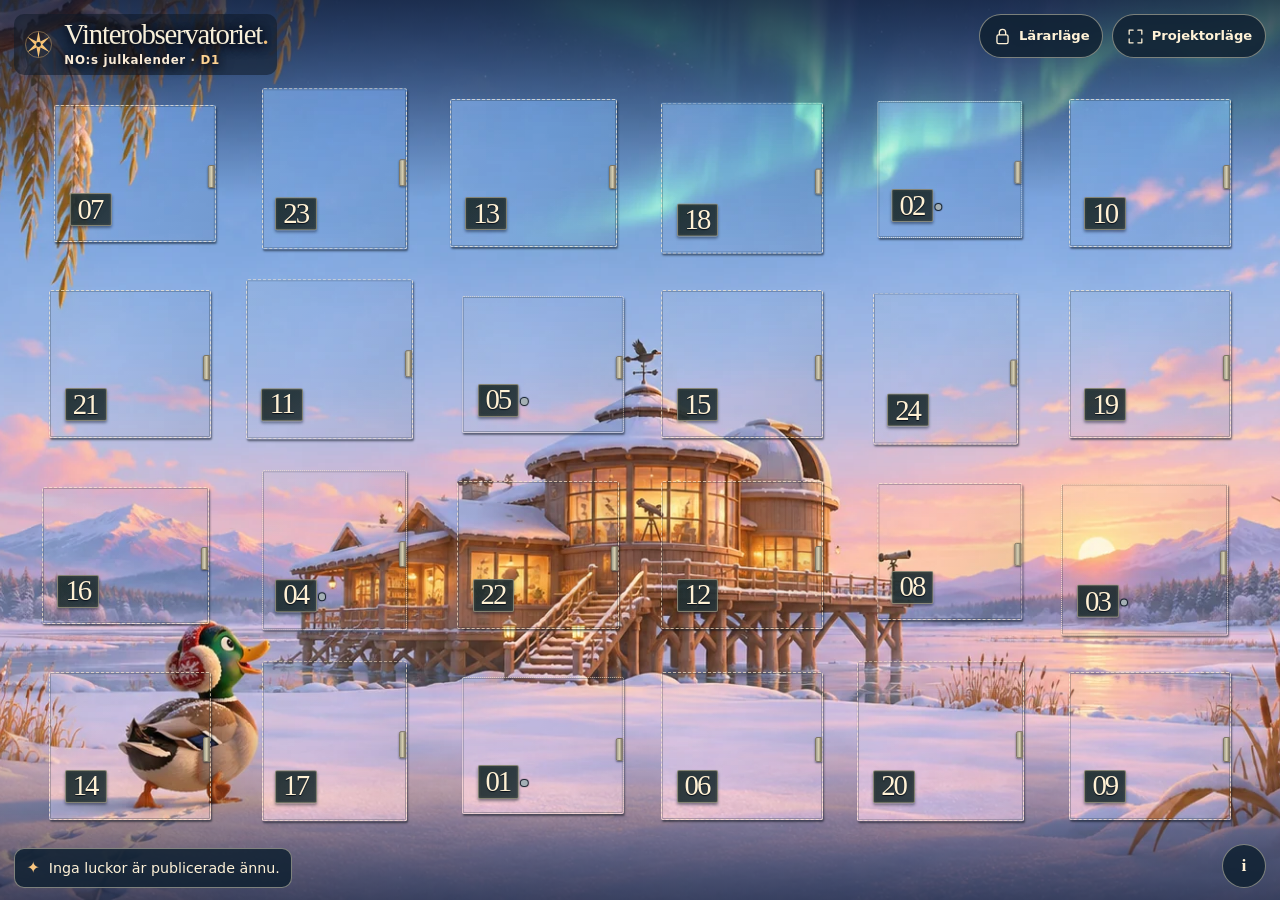
<file: vinterobservatoriet-2026/d1/index.html>
<!doctype html>
<html lang="sv">
<head>
<meta charset="utf-8"><meta name="viewport" content="width=device-width,initial-scale=1,viewport-fit=cover">
<meta name="theme-color" content="#101c29"><meta name="referrer" content="no-referrer">
<meta name="description" content="En naturvetenskaplig julkalender för klassrummet. Öppna, gissa och upptäck tillsammans.">
<title>Vinterobservatoriet · NO:s julkalender 2026</title>
<style id="calendar-css">:root{color-scheme:dark;--night:#101c29;--deep:#0d1722;--cream:#f7efd9;--haze:#c1cfd4;--faint:#95abb2;--gold:#f2be77;--rule:#37434a;--green:#91ddc5}
*{box-sizing:border-box}
html{scroll-behavior:smooth}body{margin:0;background:radial-gradient(ellipse at 86% -15%,#253f4b 0,transparent 52rem),radial-gradient(ellipse at -15% 75%,#243447 0,transparent 48rem),var(--night);color:var(--cream);font-family:system-ui,-apple-system,"Segoe UI",sans-serif;font-size:16px;line-height:1.5;min-height:100vh}
button,select,summary{font:inherit}button,summary,select{cursor:pointer}button{color:inherit}button:focus-visible,a:focus-visible,select:focus-visible,summary:focus-visible,[tabindex]:focus-visible{outline:3px solid #ffe39f;outline-offset:4px}
button[hidden],[hidden]{display:none!important}.container{width:min(1140px,calc(100% - 72px));margin-inline:auto}.skip{position:fixed;top:-200px;left:12px;z-index:40;background:#fff1cf;color:#102027;padding:10px}.skip:focus{top:8px}
.mast,.mast>button,.wordmark,.intro,.board-foot,.board-status,.after,.legend,.legend span,.rim,.rim p,.teacher,.teacher label,.actions,.story-meta,footer{display:flex;align-items:center}
.mast{justify-content:space-between;padding-block:16px 13px;border-bottom:1px solid var(--rule)}.wordmark{font-size:.84rem;color:var(--cream);letter-spacing:.17em;font-weight:780;gap:.7rem}.wordmark svg{width:34px;height:34px;color:var(--gold)}.small-mark{font-weight:490;color:var(--haze);letter-spacing:.07em}
.pill,.teacher select{border:1px solid #617176;background:#192936;border-radius:3rem;color:#e9eeeb;padding:.42rem .8rem;font-size:.87rem;line-height:1.4}.pill{gap:.45rem;justify-content:center}.pill svg{width:19px;height:19px}.pill:hover,.pill[aria-pressed=true]{border-color:var(--gold);color:var(--gold)}
.intro{justify-content:space-between;gap:1rem;padding:27px 0 22px}.title-block{min-width:0}.overline,.rim,.class-badge span,.story-meta,.guess-box .overline,#solution .overline,footer,.teacher .label{font-size:.77rem;letter-spacing:.14em;font-weight:650}.overline{display:flex;align-items:center;gap:.6rem;color:var(--gold);margin:0}.overline b,.rim em{color:#9c8869;font-weight:400}.gold-line{width:26px;height:1px;background:#dba360;display:inline-block}
h1,h2,.class-badge strong,.story-plaque strong,.door-number{font-family:Georgia,"Times New Roman",serif;font-weight:normal}
h1{font-size:clamp(2.55rem,5.5vw,4.6rem);line-height:1.02;letter-spacing:-.057em;margin:.1em 0 .12em;text-wrap:balance}h1 span{color:var(--gold)}.deck{margin:0;color:var(--haze);font-size:clamp(.98rem,1.7vw,1.13rem)}
.class-badge{display:grid;place-items:center;min-width:84px;padding:.1rem .8rem .12rem;border-left:1px solid #536569;align-self:center}.class-badge span{color:var(--faint);font-size:.71rem}.class-badge strong{color:var(--gold);font-size:2.2rem;line-height:1.2;white-space:nowrap}
.teacher{gap:.8rem;justify-content:space-between;background:#1d303a;border:1px solid #3c5358;border-radius:7px;color:var(--haze);padding:.4rem .8rem;margin-top:15px;flex-wrap:wrap}.teacher .label{color:#eec58b;letter-spacing:.08em}.teacher label{gap:.55rem;font-size:.88rem}.teacher select{border-radius:5px;font-size:.88rem;padding:.25rem .5rem;max-width:100%}
.paper{border:1px solid #928568;border-radius:9px;box-shadow:0 1.3rem 4rem #02070966,0 0 0 4px #14212b;overflow:hidden;background:#16252c;isolation:isolate}
.rim{position:relative;justify-content:space-between;gap:.4rem;padding:.43rem 1rem;background:linear-gradient(110deg,#28383b,#243339 55%,#1d2b32);color:#dfd9bd;letter-spacing:.18em;font-size:.72rem;border-bottom:1px solid #827859}.rim p{margin:0;gap:.6rem}.rim .spark{color:#efbf80;font-style:normal;font-size:1rem;line-height:1}.rim em{font-style:normal}.rim-caption{color:#b6bcac;letter-spacing:.23em;font-size:.66rem}
.scene{position:relative;width:100%;aspect-ratio:1.94;min-height:250px;background:#243746;isolation:isolate;overflow:hidden}
.backdrop,.scene-wash,.doors{position:absolute;inset:0;width:100%;height:100%}.backdrop{object-fit:cover;object-position:center;user-select:none;pointer-events:none}.scene-wash{pointer-events:none;box-shadow:inset 0 0 72px #04101e44}
.doors{display:grid;grid-template-columns:repeat(6,minmax(0,1fr));grid-template-rows:repeat(4,minmax(0,1fr));padding:1.7% 2%;gap:1.6% 2%;align-items:center;justify-items:center;perspective:1800px}
.door{position:relative;isolation:isolate;padding:0;border:0;appearance:none;-webkit-appearance:none;background:none;width:82%;height:79%;transform:translate(var(--x,0),var(--y,0));color:#ffefcb;touch-action:manipulation;perspective:600px;border-radius:3px;align-self:center}
.door:nth-child(3n+2){width:74%;height:84%;--y:-3%}.door:nth-child(4n+1){height:74%;--x:3%}.door:nth-child(5n+3){width:87%;--x:-3%}.door:nth-child(7n+4){height:82%;--y:3%}
.door::before{position:absolute;inset:0;content:"";border-radius:2px;background:radial-gradient(ellipse at bottom,#333d40 0,#21303a 42%,#111e28 80%);border:1px solid #09141c;box-shadow:inset 4px 3px 10px #030913aa;opacity:0;transition:opacity .14s}
.flap{position:absolute;inset:0;transform-origin:1% 50%;border-radius:2px;border:1px dashed #ffeed1a8;box-shadow:inset 0 0 0 1px #18272f44,1px 2px 2px #06101b85;transition:transform .56s cubic-bezier(.22,.62,.3,1),box-shadow .3s,border-color .25s;backface-visibility:visible;background-repeat:no-repeat;pointer-events:none}
.flap::after{position:absolute;content:"";inset:0;border-radius:inherit;background:linear-gradient(115deg,#f7edbf0d 0,transparent 43%,#14263312);pointer-events:none}
.door-number{position:absolute;display:grid;place-items:center;left:9%;bottom:11%;font-size:clamp(1.02rem,2.25vw,1.95rem);font-variant-numeric:lining-nums tabular-nums;letter-spacing:-.07em;line-height:1;min-width:1.45em;height:1.15em;padding:0 .14em .04em .1em;text-align:center;border-radius:2px;background:linear-gradient(130deg,#18282aed,#26343aeb);border:1px solid #d5c7a585;box-shadow:0 2px 3px #0b162a77, inset 0 0 3px #d4ba7b29;text-shadow:0 1px 1px #060d17;color:#fff1d4}
.latch{position:absolute;width:7px;height:17%;right:0;top:44%;border:1px solid #847b67;background:linear-gradient(90deg,#aaa794,#e3d9b8 55%,#827965);border-radius:2px 0 0 2px;box-shadow:0 1px 2px #10203396}
.door[aria-disabled=true]{cursor:default}.door.ready .flap{border:2px solid #ffd38c;box-shadow:inset 0 0 0 2px #231d1766,0 0 0 1px #372817,0 0 14px #ffc36980}.door.ready .door-number{background:#f5c786;color:#352817;text-shadow:none;border:1px solid #ffefc5}.door.ready .latch{background:#fff0cb}.door.ready:not(.opened):hover .flap,.door.ready:not(.opened):focus-visible .flap{transform:rotateY(-9deg);box-shadow:3px 2px 6px #1d182d99}.door.ready:not(.opened):hover::before,.door.ready:not(.opened):focus-visible::before{opacity:1}
.inside{position:absolute;inset:0;display:grid;place-content:center;justify-items:center;color:#fee4a7;font-family:Georgia,serif;font-size:clamp(1rem,2.35vw,2rem);line-height:1.02;opacity:0;text-shadow:0 1px 3px black}.inside small{font:600 .66rem/1.4 system-ui;letter-spacing:.09em;color:#c6ddd5}
.door.opened::before,.door.opened .inside{opacity:1}.door.opened .flap{transform:rotateY(-78deg);box-shadow:4px 2px 5px #0007;opacity:.91}.door.opened .door-number{opacity:0}
.board-foot{justify-content:space-between;gap:.8rem;padding:.67rem 1rem;min-height:45px;background:#1e2c31;border-top:1px solid #7e7459;color:#e7e8d8;font-size:.93rem}.board-status{gap:.65rem}.signal{width:7px;height:7px;border-radius:50%;background:var(--gold);box-shadow:0 0 10px #f3bd7055;flex:0 0 auto}.quick{border:0;border-radius:6px;background:#edbe7f;color:#24292a;padding:.35rem .8rem;font-size:.89rem;font-weight:700;white-space:nowrap}.quick:hover,.reveal:hover{background:#ffe0a3}
.after{justify-content:space-between;align-items:flex-start;gap:1rem;margin:.9rem .1rem 1.4rem;color:var(--haze);font-size:.87rem}.legend{gap:.9rem;flex-wrap:wrap}.legend span{gap:.4rem}.legend-dot{width:12px;height:12px;border:1px dashed #c4c5b3;border-radius:2px}.legend-dot.live{border:2px solid #f6c785}.legend-dot.already{height:14px;width:14px;font:700 12px/12px system-ui;color:#c8e7da;text-align:center;border:1px solid #99b8aa}
.about{max-width:32rem;margin-left:auto}.about summary,.source-box summary{color:#d9dfd7;text-underline-offset:.25em}.about[open] summary,.source-box[open] summary{text-decoration:underline}.about p{margin:.45rem 0}
footer{justify-content:space-between;border-top:1px solid #39454c;padding:14px 0 24px;font-size:.66rem;color:#a4b1ac;letter-spacing:.16em}footer b{color:#dbaa69}
dialog{color-scheme:dark;border:1px solid #958366;border-radius:14px;padding:0;background:#14252f;color:var(--cream);width:min(950px,calc(100% - 40px));max-height:91dvh;overflow:auto;box-shadow:0 22px 110px #030911c9}
dialog::backdrop{background:#06101adb;backdrop-filter:blur(5px)}body.reading{overflow:hidden}.story-wrap{position:relative;display:grid;grid-template-columns:.93fr 1fr;align-items:stretch}.story-picture{position:relative;min-height:430px;background:#273c45;overflow:hidden}.story-picture img{position:absolute;width:100%;height:100%;object-fit:cover;object-position:50% 50%}.story-picture::after{position:absolute;inset:0;content:"";background:linear-gradient(0deg,#09142266,transparent 45%);pointer-events:none}
.story-plaque{position:absolute;z-index:1;bottom:1rem;left:1rem;min-width:64px;padding:.35rem .65rem;text-align:center;background:#14262ee8;color:#ffdaa0;border:1px solid #bf9e6e;border-radius:3px;box-shadow:0 4px 16px #04101b66}.story-plaque small{display:block;font-size:.68rem;letter-spacing:.15em}.story-plaque strong{font-size:2.25rem;line-height:1}
.story-copy{padding:clamp(1.25rem,3vw,2.4rem);padding-top:3.2rem;align-self:center;min-width:0}.story-meta{color:var(--gold);gap:.5rem;letter-spacing:.125em;font-size:.75rem;flex-wrap:wrap}h2{font-size:clamp(2rem,3.5vw,3.2rem);line-height:1.03;letter-spacing:-.045em;margin:.36em 0}.story-lead,.guess-box p,#solution p{line-height:1.48;color:#e2e8e4;font-size:1.08rem;margin:.56rem 0}
.guess-box{padding:1rem 0 .35rem;margin:.8rem 0 .5rem;border-top:1px solid #4b5757}.guess-box p{margin:.3rem 0}.reveal{border:0;background:#edbe7f;color:#232b2e;padding:.64rem 1.1rem;font-weight:730;border-radius:6px;margin:.3rem 0}
#solution{padding-top:1rem;border-top:1px solid #526062;margin-top:1rem}#solution:focus{outline:none}.twist{font-size:1rem;color:#f7d8a1;border-left:2px solid #dbaa69;padding:.1rem 0 .1rem .75rem;margin:.8rem 0}.source-box{font-size:.84rem;color:#c2ccc9;margin-top:1rem}.source-box ul{margin:.45rem 0;padding-left:1.2rem}.source-box a{color:#c1e5ec;text-underline-offset:3px}.back{display:block;color:var(--haze);background:none;border:0;border-bottom:1px solid #7e8e92;padding:.3rem 0 .1rem;font-size:.88rem;margin:1rem 0 .1rem}
#close{position:absolute;right:.65rem;top:.65rem;width:38px;height:38px;display:grid;place-items:center;border:1px solid #a2a79a;border-radius:50%;background:#14252ee8;color:#fff4de;font:400 1.7rem/1 system-ui;padding:0}
body.projecting .teacher,body.projecting footer,body.projecting .after{display:none}body.projecting .container{width:min(1260px,95%)}body.projecting .mast{padding-block:4px}body.projecting .intro{padding:10px 0}body.projecting h1{font-size:clamp(2rem,4vw,3.15rem)}body.projecting .deck{font-size:1rem}body.projecting .scene{aspect-ratio:auto;height:clamp(300px,calc(100svh - 215px),770px)}body.projecting dialog{width:min(1280px,96%);max-height:96dvh}body.projecting .story-copy{font-size:1.2rem}body.projecting .story-lead,body.projecting .guess-box p,body.projecting #solution p,body.projecting .twist{font-size:clamp(1.15rem,2.2vw,1.65rem)}
@media(max-width:720px){.container{width:calc(100% - 32px)}.intro{padding:22px 0 17px}.class-badge{min-width:65px;padding-inline:.65rem}.class-badge strong{font-size:1.8rem}.after{flex-wrap:wrap}.about{margin:0}.rim{padding-inline:.7rem}.deck{max-width:40ch}.story-picture{min-height:340px}.story-copy{padding-inline:1.1rem}}
@media(max-width:590px){.container{width:calc(100% - 24px)}.mast{padding:9px 0}.wordmark svg{width:28px;height:28px}.overline{font-size:.66rem;letter-spacing:.1em;gap:.4rem}.gold-line{width:14px}.wordmark{font-size:.76rem}.intro{position:relative;display:block;padding-top:17px}.class-badge{position:static;display:inline-flex;gap:.45rem;align-items:baseline;padding:0;border:0;margin:.3rem 0 0}.class-badge strong{font-size:1.05rem}.class-badge span{font-size:.65rem}.intro h1{font-size:clamp(2.18rem,8.9vw,3.2rem)}.deck{font-size:.97rem}.scene{aspect-ratio:.93;min-height:350px}.doors{grid-template-columns:repeat(4,minmax(0,1fr));grid-template-rows:repeat(6,minmax(0,1fr));padding:2.5% 1.5%;gap:1.6% 2%}.door{height:80%;width:84%}.door-number{font-size:clamp(1.02rem,4.3vw,1.55rem)}.board-foot{padding:.55rem .65rem;flex-wrap:wrap;gap:.45rem}.board-status{font-size:.88rem}.quick{font-size:.84rem}.after{display:block}.legend{gap:.55rem;font-size:.8rem}.about{margin-top:.6rem}.rim-caption{font-size:.55rem;letter-spacing:.12em}.rim{font-size:.62rem}.teacher{gap:.45rem;padding:.4rem .6rem}.teacher .label{font-size:.67rem}.teacher label,.teacher select{font-size:.8rem}dialog{width:calc(100% - 16px);max-height:94dvh;border-radius:10px}.story-wrap{display:block}.story-picture{min-height:0;aspect-ratio:1.75}.story-copy{padding:1.1rem 1.3rem 1.4rem}.story-plaque{bottom:.65rem;left:.65rem;min-width:52px}.story-plaque strong{font-size:1.7rem}}
@media(prefers-reduced-motion:reduce){html{scroll-behavior:auto}*,*::before,*::after{transition:none!important;animation:none!important}}

/* Dome and telescope remain visible on wide screens; preserve both halves of the acoustic comparison. */
.backdrop{object-position:50% 12%}.scene{aspect-ratio:1.82}
dialog[data-station=a1] .story-picture img{object-position:71% center}
dialog[data-station=d1] .story-picture img{object-position:74% center}
dialog[data-station=e1] .story-picture{background:radial-gradient(ellipse at 50% 30%,#465865,#1a2b39 74%)}
dialog[data-station=e1] .story-picture img{object-fit:contain}
@media(max-width:590px){.scene{aspect-ratio:.93}dialog[data-station=e1] .story-picture{aspect-ratio:1.5}}

/* Filmstill först. En separat bildvisning bevarar hela motivet på tavla och telefon. */
dialog{width:min(1150px,calc(100% - 36px))}.story-wrap{grid-template-columns:1.42fr 1fr}
.story-picture{min-height:clamp(380px,39vw,570px);background:radial-gradient(ellipse at center,#435662,#1a2837 76%)}
.story-picture img{object-fit:contain!important;object-position:center!important}
.picture-toggle{position:absolute;top:.8rem;left:.8rem;z-index:2;display:inline-flex;gap:.5rem;align-items:center;padding:.5rem .72rem;color:#fff5df;background:#14242ee8;border:1px solid #d5c5a5;border-radius:2rem;font:650 .86rem/1.2 system-ui}
.picture-toggle:hover{background:#29414a}.picture-toggle svg{width:18px;height:18px}
.wide-image{width:min(100%,1800px)!important;max-width:100%;height:min(96dvh,1200px);max-height:96dvh!important;border-radius:8px}
.wide-image .story-wrap{display:grid;grid-template-columns:1fr;grid-template-rows:minmax(0,1fr) auto;height:100%;min-height:0;overflow:auto}
.wide-image .story-picture{min-height:0!important;aspect-ratio:auto!important}.wide-image .story-picture img{object-fit:contain;animation:none}
.picture-caption{display:flex;align-items:center;justify-content:space-between;gap:1.25rem;padding:.8rem clamp(.9rem,3vw,2.5rem);background:#14252f;border-top:1px solid #53626a}
.picture-caption p{margin:.2rem 0;font-size:clamp(1.1rem,2vw,1.65rem);line-height:1.28}
.picture-caption button{white-space:nowrap;flex-shrink:0}
.door.opening .inside::before{content:"✦";position:absolute;top:13%;right:13%;font:400 clamp(16px,2.3vw,32px)/1 Georgia,serif;color:#fff4c3;filter:drop-shadow(0 0 4px #f6c779);animation:door-glint .65s ease-out both}
@keyframes door-glint{0%{opacity:0;transform:scale(.12) rotate(-25deg)}45%{opacity:1;transform:scale(1.08) rotate(5deg)}100%{opacity:0;transform:scale(.3) rotate(18deg)}}
@media(prefers-reduced-motion:no-preference){dialog[open]:not(.wide-image) .story-picture img{animation:still-in .7s ease-out both}@keyframes still-in{from{opacity:.72;transform:scale(1.015)}to{opacity:1;transform:scale(1)}}}
@media(max-width:720px){.story-wrap{grid-template-columns:1fr 1fr}.story-picture{min-height:365px}}
@media(max-width:590px){dialog{width:calc(100% - 16px)}.story-picture{min-height:0;aspect-ratio:1.5}.story-wrap{display:block}.picture-caption{display:block}.picture-caption .reveal{margin:.45rem 0 0}.picture-toggle{font-size:.77rem;top:.6rem;left:.6rem}.wide-image{height:97dvh}}
/* Illustration edge to edge. Control overlays get their own inset lanes so they never cover doors. */
html,body{margin:0;min-height:100%;width:100%}
body{background:#101c29}
.paper{border:0;border-radius:0;box-shadow:none;background:#101c29}
.scene,body.projecting .scene{min-height:max(425px,100svh);height:100svh;aspect-ratio:auto;display:grid;grid-template-rows:auto minmax(0,1fr) auto}
.scene-wash{background:linear-gradient(180deg,#0a142cc2 0,transparent 22%,transparent 80%,#0a142ca9 100%);box-shadow:none}
.backdrop{object-position:var(--point,50% 48%)}
.scene-top,.scene-bottom{z-index:2;display:flex;align-items:flex-start;justify-content:space-between;gap:.7rem;padding-inline:max(14px,env(safe-area-inset-left)) max(14px,env(safe-area-inset-right))}
.scene-top{grid-row:1;padding-top:max(14px,env(safe-area-inset-top));padding-bottom:8px;pointer-events:none}
.scene-bottom{grid-row:3;align-items:flex-end;padding-top:8px;padding-bottom:max(12px,env(safe-area-inset-bottom));pointer-events:none}
.scene-controls,.calendar-controls,.title-lockup,.calendar-chip{display:flex;align-items:center;gap:.55rem;pointer-events:auto}
.scene-controls,.calendar-controls{align-items:center;justify-content:flex-end}
.title-lockup{gap:.65rem;text-shadow:0 2px 9px #030710,0 0 15px #030710;border-radius:10px;padding:.36rem .56rem;background:#101c2990}
.title-lockup>svg{width:31px;height:31px;flex:none;color:#f5c376}
.title-lockup h1,body.projecting .title-lockup h1{font:normal clamp(1.23rem,2.25vw,2.15rem)/1 Georgia,serif;letter-spacing:-.045em;margin:0;white-space:nowrap}
.top-kicker{font-size:.74rem;font-weight:600;letter-spacing:.055em;color:#f9ead5;margin-top:.2rem}.top-kicker strong{color:#ffd492}
.screen-button,.about summary,.teacher select{display:flex;align-items:center;justify-content:center;gap:.42rem;min-height:44px;border:1px solid #d4cfb58a;border-radius:999px;background:#112233df;color:#fff2d7;padding:.4rem .8rem;font:600 .82rem/1.12 system-ui}
.screen-button:hover,.about summary:hover{border-color:#ffe19f;background:#25394a}
.screen-button svg{width:19px;height:19px;flex:none}.about{position:relative;margin:0;max-width:none}.about summary{width:44px;list-style:none}.about summary::-webkit-details-marker{display:none}.about summary span{font:bold 1.1rem/1 Georgia,serif}
.about-note{position:absolute;z-index:4;right:0;bottom:calc(100% + 8px);background:#122333fa;border:1px solid #d4cfb58a;border-radius:12px;box-shadow:0 14px 20px #050e18b0;width:min(19rem,calc(100vw - 28px));padding:.9rem 1rem;color:#e8eeeb;text-shadow:none}
.about-note h2{font-size:1.3rem;margin:0 0 .3rem}
.calendar-chip{color:#fff2d7;background:#112233df;border:1px solid #d4cfb58a;border-radius:10px;padding:.54rem .72rem;font-size:.89rem;line-height:1.3;min-height:40px}.pin{color:#f9c680;font-size:1rem}.quick{min-height:44px}
.teacher{display:flex!important;margin:0;padding:0;border:0;background:none}.teacher select{padding-inline:.5rem;border-radius:10px;min-width:3.8rem}.teacher label{gap:0}
.visually-hidden{position:absolute;width:1px;height:1px;padding:0;margin:-1px;overflow:hidden;clip:rect(0,0,0,0);white-space:nowrap;border:0}
.doors{position:relative;inset:auto;grid-row:2;z-index:1;height:100%;padding:0 clamp(9px,3vw,5rem);gap:1.4% clamp(7px,1.6vw,30px)}
.door{min-height:44px;min-width:44px;width:88%;height:82%}
.door:nth-child(3n+2){width:79%;height:89%}.door:nth-child(4n+1){height:76%}.door:nth-child(5n+3){width:91%}.door:nth-child(7n+4){height:84%}
.door.planned .flap{border-style:dotted}.door.planned .door-number::after{content:"";position:absolute;width:.22em;height:.22em;right:-.32em;top:44%;background:#a6b1b6;border-radius:50%;box-shadow:0 0 1px 1px #0b1620}
.no-script{position:fixed;z-index:5;bottom:50px;left:14px;background:#102132;padding:.7rem;color:#fff3d4;border-radius:.25rem}
@media(max-width:590px){.scene,body.projecting .scene{min-height:max(470px,100svh)}.scene-top,.scene-bottom{padding-inline:max(8px,env(safe-area-inset-left)) max(8px,env(safe-area-inset-right))}.scene-top{padding-top:max(8px,env(safe-area-inset-top));gap:.35rem}.scene-bottom{padding-bottom:max(8px,env(safe-area-inset-bottom));gap:.35rem}.scene-controls,.calendar-controls{gap:.32rem}.title-lockup{padding:.36rem .4rem;gap:.32rem}.title-lockup h1,body.projecting .title-lockup h1{font-size:clamp(1.02rem,4.8vw,1.52rem)}.title-lockup>svg{width:24px;height:24px}.top-kicker{font-size:.65rem;letter-spacing:.015em}.screen-button{height:44px;width:44px;padding:0}.screen-button span{position:absolute;width:1px;height:1px;overflow:hidden;clip-path:inset(50%)}.calendar-chip{padding:.45rem .48rem;font-size:.78rem}.calendar-chip .pin{font-size:.78rem}.quick{font-size:.77rem;padding-inline:.44rem}.teacher select{font-size:.73rem;min-width:3.2rem}}
@media(max-height:530px) and (orientation:landscape) and (min-width:590px){.scene,body.projecting .scene{min-height:max(295px,100svh)}.doors{grid-template-columns:repeat(8,minmax(0,1fr));grid-template-rows:repeat(3,minmax(0,1fr))}.door-number{font-size:1.05rem}}
/* Teacher import is a local-only tool, not part of the student calendar data. */
#teacher-local{width:min(33rem,calc(100% - 24px));max-height:calc(100dvh - 20px)}
.teacher-panel{padding:clamp(1rem,4vw,1.8rem)}.teacher-panel h2{font-size:clamp(1.74rem,6vw,2.45rem);margin:.3em 1.3rem .3em 0}
.teacher-panel p{margin:.65rem 0}.teacher-help{color:var(--haze);font-size:.91rem}.teacher-current{color:#9fe0c9;font-size:.86rem}
.teacher-panel label{display:block;margin:.7rem 0 .26rem;font-weight:650;font-size:.92rem}.teacher-panel label span{font-weight:400;color:var(--haze)}
.teacher-panel input{width:100%;min-height:44px;border:1px solid #829194;border-radius:6px;background:#14202b;color:#f8eed9;padding:.45rem .6rem}
.teacher-panel input[type=file]::file-selector-button{min-height:30px;padding:.15rem .5rem;border:1px solid #cec19e;border-radius:4px;background:#f2cf93;color:#232520;cursor:pointer;font:inherit}
#teacher-unlock{margin-top:.9rem}.teacher-secondary{border:0;background:transparent;font:600 .87rem/1.3 system-ui;text-underline-offset:.2em;text-decoration:underline;color:var(--haze);padding:.55rem .5rem}.teacher-secondary:disabled{opacity:.4;cursor:default}
#teacher-status{min-height:1.35em;color:#ffd299;font-size:.91rem;margin-bottom:0}
.teacher-close{position:absolute;right:.6rem;top:.6rem;width:44px;height:44px;border:1px solid #a6a991;border-radius:50%;background:#203846;font:400 1.55rem/1 system-ui;color:#fff3de}
#teacher-view{position:fixed;inset:0;margin:0;width:100%;height:100%;max-width:100%;max-height:100%;border:0;border-radius:0;background:#101c29;overflow:hidden}
#teacher-view iframe{position:absolute;inset:0;border:0;width:100%;height:100%}
.teacher-view-controls{z-index:2;position:absolute;right:max(10px,env(safe-area-inset-right));top:max(63px,calc(env(safe-area-inset-top) + 52px))}
.teacher-view-controls button{min-height:44px;padding:.3rem .7rem;border:1px solid #e4c18b;border-radius:999px;background:#112739f0;color:#faecd4;font:650 .82rem/1.1 system-ui;box-shadow:0 4px 18px #08101d70}
body.local-teacher{overflow:hidden}
@media(max-width:590px){.screen-button.teacher-entry{width:44px;height:44px}.scene-controls{flex-shrink:0}}
@media(max-width:350px){.title-lockup h1,body.projecting .title-lockup h1{font-size:1.04rem}.title-lockup>svg{width:20px;height:20px}}
/* Projection shows the illustration first, with only inconspicuous controls remaining. */
body.projecting .title-lockup .top-kicker{display:none}
body.projecting .title-lockup{background:#101c2966}
body.projecting .title-lockup h1{font-size:clamp(1rem,2.1vw,1.55rem)}
body.projecting .calendar-chip,body.projecting .about,body.projecting #teacher-entry{visibility:hidden;pointer-events:none}
body.projecting .screen-button span{position:absolute;width:1px;height:1px;overflow:hidden;clip-path:inset(50%)}
body.projecting .screen-button{width:44px;height:44px;padding:0}
body.projecting .wide-image .picture-caption{padding:.55rem clamp(.85rem,2vw,1.45rem)}
body.projecting .wide-image .picture-caption .overline{display:none}

/* A door expands from its actual position; reduced-motion users skip the animation. */
#story{transform-origin:center}
#challenge-form label{display:block;margin:.6rem 0 .25rem;color:#f5ebd8;font-weight:650}
#challenge-answer{width:100%;min-height:44px;background:#121f29;color:#f8f5ed;border:1px solid #8a938a;border-radius:6px;padding:.48rem .65rem;font:inherit}
.challenge-actions{display:flex;gap:.55rem 1rem;align-items:center;flex-wrap:wrap;margin-top:.3rem}
.challenge-actions button,.order-move{min-height:44px}
#challenge-hint{padding:.55rem .7rem;border-inline-start:2px solid #edbe7f;background:#26353c}
#challenge-feedback:not(:empty){padding:.45rem .6rem;border:1px solid #bb976a;border-radius:6px;margin:.45rem 0;font-weight:680}
#challenge-feedback[data-state="right"]{border-color:#a2cb9a;color:#dfefdb}
#challenge-feedback[data-state="try"]{color:#f6d9bc}
#challenge-order ol{margin:.45rem 0;padding-inline-start:1.65rem}
#challenge-order li{padding:.15rem 0 .15rem .2rem;border-bottom:1px solid #4b5757}
#challenge-order li span{display:inline-block;width:calc(100% - 104px);vertical-align:middle}
.order-move{min-width:44px;margin:.15rem .13rem;background:#263842;color:#fff2db;border:1px solid #85908f;border-radius:6px;font:inherit}
.order-move[aria-disabled="true"]{opacity:.45}
#story-question{font-weight:675}
</style>
</head>
<body>
<a class="skip" href="#doors">Till luckorna</a>
<main id="kalender" tabindex="-1">
 <section class="paper" aria-label="Julkalender med 24 luckor">
  <div class="scene" id="scene">
   <img class="backdrop" id="cover" src="../art/cover-d1.webp" alt="Vid en snötäckt damm syns en gräsand, ett upplyst observatorium och norrsken." fetchpriority="high">
   <div class="scene-wash" aria-hidden="true"></div>
   <header class="scene-top">
    <div class="title-lockup"><svg viewBox="0 0 44 44" aria-hidden="true"><circle cx="22" cy="22" r="18.5" fill="none" stroke="currentColor" opacity=".55"/><path d="M22 3l2.8 14.7L38 11l-10.6 11L38 33l-13.2-6.7L22 41l-2.8-14.7L6 33l10.6-11L6 11l13.2 6.7z" fill="currentColor"/><circle cx="22" cy="22" r="3.5" fill="#172331"/></svg><div><h1>Vinterobservatoriet<span>.</span></h1><div class="top-kicker">NO:s julkalender · <strong id="station">D1</strong></div></div></div>
    <div class="scene-controls">
     
     <button id="teacher-entry" type="button" class="screen-button teacher-entry" title="Lärarläge" aria-label="Lärarläge"><svg viewBox="0 0 24 24" aria-hidden="true"><rect x="5" y="10" width="14" height="11" rx="2" fill="none" stroke="currentColor" stroke-width="1.7"/><path d="M8 10V7a4 4 0 018 0v3" fill="none" stroke="currentColor" stroke-width="1.7"/></svg><span>Lärarläge</span></button>
     <button id="projector" type="button" title="Projektorläge" class="screen-button" aria-pressed="false"><svg viewBox="0 0 24 24" aria-hidden="true"><path d="M4 9V4h5m6 0h5v5m0 6v5h-5M9 20H4v-5" fill="none" stroke="currentColor" stroke-width="1.6" stroke-linecap="round" stroke-linejoin="round"/></svg><span>Projektorläge</span></button>
    </div>
   </header>
   <div class="doors" id="doors" tabindex="-1" role="group" aria-label="Luckor från 1 till 24 december"></div>
   <div class="scene-bottom">
    <div class="calendar-chip"><span class="pin" aria-hidden="true">✦</span><span id="status" role="status">Första luckan öppnar den 1 december.</span></div>
    <div class="calendar-controls">
     <button class="quick" id="quick" type="button" hidden></button>
     <details class="about"><summary aria-label="Om kalendern" title="Om kalendern"><span aria-hidden="true">i</span></summary><div class="about-note"><h2>Om kalendern</h2><p>Öppna en lucka på lektionen. Lös dagens korta uppgift tillsammans för att öppna förklaringen.</p><p>Varje klass har en egen berättelse. Luckorna följer svensk tid. Öppningsmarkering sparas i den här webbläsaren när det går.</p></div></details>
    </div>
   </div>
  </div>
 </section>
 <noscript><p class="no-script">Aktivera JavaScript för att öppna kalenderluckorna.</p></noscript>
</main>
<dialog id="story" aria-labelledby="story-title" aria-describedby="story-lead">
 <article class="story-wrap">
  <div class="story-picture"><img id="story-image" alt=""><button type="button" id="enlarge" class="picture-toggle" aria-pressed="false"><svg viewBox="0 0 24 24" aria-hidden="true"><path d="M4 9V4h5m6 0h5v5m0 6v5h-5M9 20H4v-5" fill="none" stroke="currentColor" stroke-width="1.7" stroke-linecap="round"/></svg><span>Förstora bilden</span></button><div class="story-plaque"><small>LUCKA</small><strong id="story-day">01</strong></div></div>
  <div id="picture-caption" class="picture-caption" hidden><div><span class="overline">GISSA TILLSAMMANS</span><p id="big-question"></p></div><button id="picture-reveal" type="button" class="reveal">Till uppgiften</button></div>
  <div class="story-copy" id="story-copy">
   <div class="story-meta" id="story-meta"></div>
   <h2 id="story-title"></h2><p id="story-lead" class="story-lead"></p>
   <section class="guess-box" id="guess-box" aria-labelledby="challenge-title">
    <h3 class="overline" id="challenge-title" tabindex="-1">Lös luckans uppgift</h3>
    <p id="question"></p>
    <form id="challenge-form">
     <div id="challenge-text"><label for="challenge-answer">Skriv ert svar</label><input id="challenge-answer" name="answer" autocomplete="off" maxlength="160" aria-describedby="question"></div>
     <div id="challenge-order" hidden><p class="order-help" id="order-help">Flytta ett steg uppåt eller nedåt med knapparna.</p><ol id="challenge-list" aria-describedby="order-help"></ol></div>
     <div class="challenge-actions"><button type="submit" class="reveal" id="reveal" aria-controls="solution">Kontrollera svaret</button><button type="button" id="challenge-hint-toggle" class="back" aria-expanded="false" aria-controls="challenge-hint">Visa ledtråd</button></div>
     <p id="challenge-hint" hidden></p>
    </form>
   </section>
   <p id="challenge-feedback" role="status" aria-live="polite" aria-atomic="true"></p>
   <section id="solution" hidden><div class="overline">SÅ HÄNGER DET IHOP</div><p id="story-question"></p><p id="explain"></p><div class="twist" id="twist"></div><details class="source-box"><summary>Källor och vidare läsning</summary><ul id="sources"></ul></details></section>
   <button type="button" id="back" class="back">Tillbaka till kalendern</button>
  </div>
  <button type="button" id="close" aria-label="Stäng luckan" title="Stäng luckan">×</button>
 </article>
</dialog>
<dialog id="teacher-local" data-teacher-portal aria-labelledby="teacher-local-title">
 <button class="teacher-close" type="button" id="teacher-close" aria-label="Stäng lärarläget">×</button>
 <div class="teacher-panel">
   <div class="overline"><span aria-hidden="true">✦</span> PRIVAT LÄRARLÄGE</div>
   <h2 id="teacher-local-title">Öppna som lärare</h2>
   <p>Läs in din krypterade lärarfil en gång per webbläsare. Skriv sedan lärarkoden för att öppna färdiga luckor i förväg.</p>
   <p class="teacher-help">Filen och koden skickas inte från enheten. Den här webbläsaren sparar bara det krypterade paketet.</p>
   <p class="teacher-current" id="teacher-current"></p>
   <form id="teacher-local-form">
      <label for="teacher-file">Krypterad lärarfil <span>(.html)</span></label>
      <input id="teacher-file" type="file" accept=".html,.htm,text/html">
      <label for="teacher-code">Lärarkod</label>
      <input id="teacher-code" type="password" autocomplete="off" autocorrect="off" autocapitalize="off" spellcheck="false" required>
      <button id="teacher-unlock" class="quick" type="submit">Lås upp</button>
      <button id="teacher-remove" type="button" class="teacher-secondary" disabled>Ta bort sparad lärarfil</button>
      <p id="teacher-status" role="status" aria-live="polite"></p>
   </form>
 </div>
</dialog>
<dialog id="teacher-view" data-teacher-portal aria-label="Upplåst lärarläge">
 <div class="teacher-view-controls"><button id="teacher-relock" type="button">Lås lärarläget</button></div>
</dialog>

<script type="application/json" id="edition">{"preview":false,"classes":{"d1":{"stories":{},"cover":"../art/cover-d1.webp","coverAlt":"Vid en snötäckt damm syns en gräsand, ett upplyst observatorium och norrsken.","position":"54% 48%"}}}</script>
<script id="calendar-runtime">const Calendar = (() => {
  const zone = 'Europe/Stockholm', year=2026;
  const fmt = new Intl.DateTimeFormat('sv-SE',{timeZone:zone,year:'numeric',month:'2-digit',day:'2-digit'});
  const orders={
    a1:[15,3,20,8,1,13,6,22,11,17,24,5,12,18,7,2,14,21,23,9,19,16,4,10],
    d1:[7,23,13,18,2,10,21,11,5,15,24,19,16,4,22,12,8,3,14,17,1,6,20,9],
    e1:[20,9,4,16,12,23,15,21,14,1,17,5,3,24,6,19,10,13,22,8,11,7,18,2]
  };
  function today(d=new Date()){const v=Object.fromEntries(fmt.formatToParts(d).map(x=>[x.type,x.value]));return v.year+'-'+v.month+'-'+v.day}
  function dayState(day,stories,now,preview,seen){
    const date=year+'-12-'+String(day).padStart(2,'0');
    const exists=Object.hasOwn(stories,String(day));
    if(!preview && now < date) return 'future';
    if(!exists) return 'planned';
    return seen.has(day)?'opened':'ready';
  }
  function storageId(key,preview){return 'vinterpost-utmaning-v1-'+year+'-'+key+'-'+(preview?'prov':'elev')}
  const answerKey = value => String(value).normalize('NFKC').toLocaleLowerCase('sv-SE')
    .replace(/[\p{P}\p{Z}\s]+/gu,' ').trim();
  function acceptsText(input, answers) {
    const key=answerKey(input);
    return !!key && answers.some(answer=>answerKey(answer)===key);
  }
  function shuffledOrder(length) {
    const steps=Array.from({length},(_,id)=>id);
    for(let i=length-1;i>0;i--){const j=Math.floor(Math.random()*(i+1));[steps[i],steps[j]]=[steps[j],steps[i]]}
    if(isCorrectOrder(steps)&&length>1)[steps[0],steps[1]]=[steps[1],steps[0]];
    return steps;
  }
  function isCorrectOrder(steps){return steps.length>=3 && steps.every((value,i)=>value===i)}
  return {today,dayState,orders,storageId,acceptsText,shuffledOrder,isCorrectOrder}
})();
if(typeof module!=='undefined'&&module.exports)module.exports=Calendar;

(() => {
'use strict';
const $=id=>document.getElementById(id), data=JSON.parse($('edition').textContent);
let activeCover='',key=Object.keys(data.classes)[0],seen=new Set(),lastDate='',returnTarget=null,viewerFullscreen=false;
let pendingDay=null,currentChallenge=null,stepOrder=[],zoom=null;
const preview=data.preview, scene=$('scene'), deck=$('doors'), modal=$('story'), cover=$('cover');
const motion=window.matchMedia('(prefers-reduced-motion: reduce)');
function config(){return data.classes[key]}
function loadSeen(){try{seen=new Set(JSON.parse(localStorage.getItem(Calendar.storageId(key,preview))||'[]').filter(n=>Number.isInteger(n)&&n>=1&&n<=24))}catch{seen=new Set()}}
function remember(day){seen.add(day);try{localStorage.setItem(Calendar.storageId(key,preview),JSON.stringify([...seen]))}catch{}}
function stat(day){return Calendar.dayState(day,config().stories,lastDate,preview,seen)}
function setStatus(s){$('status').textContent=s}
function render(){
 const keep=deck.contains(document.activeElement)?document.activeElement.dataset.day:null;
 lastDate=Calendar.today(); const spec=config(); if(spec.cover && spec.cover!==activeCover){activeCover=spec.cover;cover.style.setProperty('--point',spec.position||'50% 48%');cover.alt=spec.coverAlt||'Illustrerat vinterlandskap';cover.setAttribute('src',spec.cover)} $('station').textContent=key.toUpperCase();document.title='Vinterobservatoriet · '+key.toUpperCase()+(preview?' · Lärarvisning':'');
 const ready=[],allOpenable=[]; const frag=document.createDocumentFragment();
 for(const day of Calendar.orders[key]){
  const state=stat(day), available=state==='ready'||state==='opened', opened=state==='opened',num=String(day).padStart(2,'0');
  let desc=state==='ready'?'kan öppnas':opened?'öppnad här, visa igen':state==='planned'?(preview?'planerad, inte färdig':'ännu inte publicerad'):'stängd';
  if(available)allOpenable.push(day);if(state==='ready')ready.push(day);
  const b=document.createElement('button');b.type='button'; b.className='door'+(available?' ready':'')+(opened?' opened':'')+(state==='planned'?' planned':'');b.dataset.day=day;
  b.setAttribute('aria-label','Lucka '+day+' december: '+desc); b.title='Lucka '+day+' december: '+desc; b.setAttribute('aria-disabled',String(!available)); if(!available)b.tabIndex=-1;
  b.innerHTML='<span class="inside" aria-hidden="true">'+num+'<small>✓</small></span><span class="flap" aria-hidden="true"><span class="door-number">'+num+'</span><i class="latch"></i></span>';
  frag.appendChild(b);
 }
 deck.replaceChildren(frag);const quick=$('quick'),first=ready.sort((a,b)=>b-a)[0]||allOpenable.sort((a,b)=>b-a)[0];quick.hidden=!first;quick.dataset.day=first||'';
 if(first)quick.textContent=(seen.has(first)?'Visa':'Öppna')+' lucka '+first;
 if(preview){setStatus(allOpenable.length+' färdig'+(allOpenable.length===1?' lucka':'a luckor')+' · '+(24-allOpenable.length)+' planerade')}
 else if(lastDate<'2026-12-01'){setStatus('Första luckan öppnar den 1 december.')}
 else if(ready.length){setStatus(ready.length===1?'En lucka väntar på att öppnas.':ready.length+' luckor väntar på att öppnas.')}
 else if(allOpenable.length){setStatus('Ni har öppnat alla publicerade luckor. De går att besöka igen.')}
 else{setStatus('Inga luckor är publicerade ännu.')}
 if(keep)deck.querySelector('[data-day="'+keep+'"]')?.focus({preventScroll:true});
 if(cover.complete)alignImages();
}
function alignImages(){
 if(!cover.naturalWidth)return;
 const r=scene.getBoundingClientRect(), scale=Math.max(r.width/cover.naturalWidth,r.height/cover.naturalHeight);
 const w=cover.naturalWidth*scale,h=cover.naturalHeight*scale;
 const pos=(cover.style.getPropertyValue('--point')||'50% 48%').trim().split(/\s+/).map(v=>Number.parseFloat(v)/100);
 scene.style.setProperty('--cover-image','url("'+cover.getAttribute('src')+'")');
 for(const b of deck.children){const f=b.querySelector('.flap'),s=b.getBoundingClientRect();
   f.style.backgroundImage='var(--cover-image)';f.style.backgroundSize=w+'px '+h+'px';
   f.style.backgroundPosition=((r.width-w)*pos[0]+r.left-s.left-1)+'px '+((r.height-h)*pos[1]+r.top-s.top-1)+'px';
 }
}
function animateFromDoor(door){
 if(motion.matches||!modal.animate||!door)return;
 const source=door.getBoundingClientRect(),target=modal.getBoundingClientRect();
 if(!target.width||!target.height||!source.width||!source.height)return;
 const sx=Math.min(.94,source.width/target.width),sy=Math.min(.94,source.height/target.height);
 const dx=source.left+source.width/2-target.left-target.width/2,dy=source.top+source.height/2-target.top-target.height/2;
 zoom=modal.animate([{transform:'translate('+dx+'px,'+dy+'px) scale('+sx+','+sy+')',opacity:.66},
   {transform:'translate(0,0) scale(1,1)',opacity:1}],{duration:520,easing:'cubic-bezier(.17,.76,.22,1)'});
}
function feedback(text,state='') {const el=$('challenge-feedback');el.dataset.state=state;el.textContent=text}
function orderButtons(){
 const list=$('challenge-list');list.replaceChildren();
 for(const [position,id] of stepOrder.entries()){
  const line=document.createElement('li'),label=document.createElement('span');label.textContent=currentChallenge.items[id];line.append(label);
  for(const [move,word,arrow] of [[-1,'upp','↑'],[1,'ned','↓']]){
   const button=document.createElement('button');button.type='button';button.className='order-move';
   button.dataset.key=String(id)+':'+move;button.textContent=arrow;
   button.setAttribute('aria-label','Flytta '+label.textContent+' '+word);
   button.setAttribute('aria-disabled',String(position+move<0||position+move>=stepOrder.length));
   button.addEventListener('click',()=>{
    const dest=position+move;if(dest<0||dest>=stepOrder.length)return;
    [stepOrder[position],stepOrder[dest]]=[stepOrder[dest],stepOrder[position]];orderButtons();
    const same=list.querySelector('[data-key="'+id+':'+move+'"]');
    (same.getAttribute('aria-disabled')==='true'?list.querySelector('[data-key="'+id+':'+(-move)+'"]'):same).focus();
    feedback(label.textContent+' flyttades till plats '+(dest+1)+' av '+stepOrder.length+'.');
   });line.append(button);
  }
  list.append(line);
 }
}
function reveal(first){
 if(!currentChallenge||!pendingDay)return;
 if(first){remember(pendingDay);feedback('Rätt! Förklaringen är upplåst.','right')}
 else feedback('');
 $('solution').hidden=false;$('guess-box').hidden=true;
 $('solution').tabIndex=-1;$('solution').focus({preventScroll:true});
 if(first)$('solution').scrollIntoView({block:'nearest',behavior:motion.matches?'instant':'smooth'});
}
function open(day,trigger){
 if(modal.open)return;
 const st=stat(day),story=config().stories[day];
 if(st!=='ready'&&st!=='opened'){setStatus(st==='planned'?'Lucka '+day+' har ännu inte publicerats.':'Lucka '+day+' är stängd till den '+day+' december.');return}
 const door=deck.querySelector('[data-day="'+day+'"]');
 returnTarget=trigger||door;
 pendingDay=day;currentChallenge=story.challenge;
 dialogSetup(story,day);
 modal.showModal();document.body.classList.add('reading');modal.scrollTop=0;animateFromDoor(door);
 if(st==='opened')reveal(false);else $('challenge-title').focus({preventScroll:true});
}
function dialogSetup(story,day){
 modal.dataset.station=key;$('story-image').src=story.image;$('story-image').alt=story.alt;$('story-day').textContent=String(day).padStart(2,'0');
 $('story-meta').textContent=key.toUpperCase()+'  /  '+story.subject.toLocaleUpperCase('sv')+'  /  '+day+' DECEMBER';
 $('story-title').textContent=story.title;$('story-lead').textContent=story.lead;
 $('question').textContent=currentChallenge.prompt;$('big-question').textContent=currentChallenge.prompt;
 $('story-question').textContent=story.question;$('explain').textContent=story.answer;$('twist').textContent=story.twist;
 $('sources').replaceChildren();for(const [label,url] of story.sources){let li=document.createElement('li'),a=document.createElement('a');a.href=url;a.textContent=label;a.target='_blank';a.rel='noopener noreferrer';li.append(a);$('sources').append(li)}
 const ordering=currentChallenge.type==='order';
 $('challenge-text').hidden=ordering;$('challenge-order').hidden=!ordering;$('challenge-answer').value='';
 $('reveal').textContent=ordering?'Kontrollera ordningen':'Kontrollera svaret';
 $('challenge-hint').hidden=true;$('challenge-hint').textContent=currentChallenge.hint;$('challenge-hint-toggle').textContent='Visa ledtråd';
 $('challenge-hint-toggle').setAttribute('aria-expanded','false');feedback('');
 if(ordering){stepOrder=Calendar.shuffledOrder(currentChallenge.items.length);orderButtons();}
 $('solution').hidden=true;$('guess-box').hidden=false;modal.querySelector('details').open=false;
}
deck.addEventListener('click',e=>{const b=e.target.closest('.door');if(b)open(Number(b.dataset.day),b)});
$('quick').addEventListener('click',()=>open(Number($('quick').dataset.day),$('quick')));
$('challenge-hint-toggle').addEventListener('click',()=>{
 const h=$('challenge-hint');h.hidden=!h.hidden;
 $('challenge-hint-toggle').setAttribute('aria-expanded',String(!h.hidden));
 $('challenge-hint-toggle').textContent=h.hidden?'Visa ledtråd':'Dölj ledtråd';
});
$('challenge-form').addEventListener('submit',ev=>{
 ev.preventDefault();if(!currentChallenge||$('guess-box').hidden)return;
 const order=currentChallenge.type==='order', input=$('challenge-answer');
 if(order?Calendar.isCorrectOrder(stepOrder):Calendar.acceptsText(input.value,currentChallenge.answers))reveal(true);
 else {
  feedback(!order&&!input.value.trim()?'Skriv ett svar först.':order?'Inte riktigt. Ändra ordningen eller ta en ledtråd.':'Inte riktigt. Försök igen eller ta en ledtråd.','try');
  if(!order)input.focus();
 }
});
function imageMode(on,request,keepFullscreen=false){
 modal.classList.toggle('wide-image',on);$('enlarge').setAttribute('aria-pressed',String(on));$('enlarge').querySelector('span').textContent=on?'Tillbaka till luckan':'Förstora bilden';
 $('picture-caption').hidden=!on;$('story-copy').hidden=on;$('picture-reveal').textContent=$('solution').hidden?'Till uppgiften':'Till förklaringen';
 if(on){modal.scrollTop=0;if(request&&!document.fullscreenElement&&document.documentElement.requestFullscreen){try{const req=document.documentElement.requestFullscreen();if(req&&req.then)req.then(()=>{if(modal.open)viewerFullscreen=true;else if(document.fullscreenElement)document.exitFullscreen().catch(()=>{})}).catch(()=>{})}catch{}}}
 else if(!keepFullscreen&&viewerFullscreen){viewerFullscreen=false;if(document.fullscreenElement)document.exitFullscreen().catch(()=>{})}
}
$('enlarge').addEventListener('click',()=>imageMode(!modal.classList.contains('wide-image'),true));
$('picture-reveal').addEventListener('click',()=>{imageMode(false,false,true);($('solution').hidden?$('challenge-title'):$('solution')).focus()});
function close(){if(modal.open)modal.close()}
$('close').addEventListener('click',close);$('back').addEventListener('click',close);
modal.addEventListener('click',e=>{if(e.target!==modal)return;const r=modal.getBoundingClientRect();if(e.clientX<r.left||e.clientX>r.right||e.clientY<r.top||e.clientY>r.bottom)close()});
modal.addEventListener('close',()=>{zoom?.cancel();zoom=null;pendingDay=null;currentChallenge=null;imageMode(false,false);document.body.classList.remove('reading');const day=returnTarget?.dataset.day;const toQuick=returnTarget===$('quick');render();(toQuick?$('quick'):deck.querySelector('[data-day="'+day+'"]'))?.focus({preventScroll:true});returnTarget=null});
const select=$('select-class');
if(select)select.addEventListener('change',()=>{if(modal.open)close();if(!Object.hasOwn(data.classes,select.value))return;key=select.value;loadSeen();render()});
function projector(on){document.body.classList.toggle('projecting',on);$('projector').setAttribute('aria-pressed',String(on));$('projector').querySelector('span').textContent=on?'Avsluta projektorläge':'Projektorläge';$('projector').title=on?'Avsluta projektorläge':'Projektorläge';requestAnimationFrame(alignImages)}
$('projector').addEventListener('click',async()=>{let on=!document.body.classList.contains('projecting');projector(on);try{if(on&&document.documentElement.requestFullscreen){await document.documentElement.requestFullscreen()}else if(!on&&document.fullscreenElement){await document.exitFullscreen()}}catch{}});
document.addEventListener('fullscreenchange',()=>{if(!document.fullscreenElement){viewerFullscreen=false;projector(false);if(modal.open&&modal.classList.contains('wide-image'))imageMode(false,false)}});
function checkClock(){if(Calendar.today()!==lastDate&&!modal.open)render()}
document.addEventListener('visibilitychange',checkClock);window.addEventListener('focus',checkClock);setInterval(checkClock,30000);
cover.addEventListener('load',alignImages);if('ResizeObserver' in window)new ResizeObserver(()=>requestAnimationFrame(alignImages)).observe(scene);else window.addEventListener('resize',alignImages,{passive:true});
loadSeen();render();
})();
</script>
<script id="teacher-local-js">(() => {
'use strict';
const $=id=>document.getElementById(id), entry=$('teacher-entry'), gate=$('teacher-local'), viewer=$('teacher-view');
const input=$('teacher-file'), field=$('teacher-code'), status=$('teacher-status'), label=$('teacher-current'), confirm=$('teacher-unlock'), remove=$('teacher-remove');
const encoder=new TextEncoder(), decoder=new TextDecoder('utf-8',{fatal:true}), CLASSES=['a1','d1','e1'];
const student=Object.keys(JSON.parse($('edition').textContent).classes)[0];
const MAX=28*1024*1024, DB='vinterobservatoriet-2026-private', STORE='calendars', ID='teacher-2026', AAD=encoder.encode('vinterpost-lararvisning-v2');
const base=document.documentElement.cloneNode(true);
let dbPromise,stored=null,pending=null,seq=0,busy=false,frame=null;
const B64=/^[A-Za-z0-9+/]+={0,2}$/;
function syntax(s,n){return typeof s==='string'&&s.length<=n&&s.length>0&&s.length%4===0&&B64.test(s)}
function bytes(s){const raw=atob(s), b=new Uint8Array(raw.length);for(let i=0;i<raw.length;i++)b[i]=raw.charCodeAt(i);return b}
function clean(claim){
 if(!claim||claim.v!==2||claim.iterations!==600000||!syntax(claim.salt,32)||bytes(claim.salt).length!==24||!syntax(claim.iv,16)||bytes(claim.iv).length!==12||
 !syntax(claim.payload,MAX)||claim.payload.length<32)throw new Error('Ogiltigt krypteringsformat');
 return {v:2,iterations:600000,salt:claim.salt,iv:claim.iv,payload:claim.payload};
}
function onlyJSON(source,id){
 // Extract JSON text, not the file's DOM. Parsing any arbitrary HTML could initiate
 // resource loads even in an inert document. Restrict to one script body with no tags.
 const escaped=id.replace(/[^a-z]/g,'');
 const p=new RegExp('<script\\b(?=[^<>]*\\bid=["\']'+escaped+'["\'])(?=[^<>]*\\btype=["\']application/json["\'])[^<>]*>([^<]*)'+'<\\/script\\s*>','gi');
 const m=p.exec(source);if(!m||p.exec(source))throw new Error('Saknar ett entydigt paket');
 const doc=new DOMParser().parseFromString('<script type="application/json" id="'+escaped+'">'+m[1]+'<\/script>','text/html');
 return JSON.parse(doc.getElementById(escaped).textContent);
}
function db(){
 if(!dbPromise)dbPromise=new Promise((resolve,reject)=>{
  try{const r=indexedDB.open(DB,1);r.onupgradeneeded=()=>r.result.createObjectStore(STORE);r.onsuccess=()=>resolve(r.result);r.onerror=()=>reject(r.error);r.onblocked=()=>reject(new Error('Lagringen är blockerad'))}
  catch(e){reject(e)}
 });
 return dbPromise;
}
async function tx(mode,op){
 const d=await db();return new Promise((resolve,reject)=>{
 const t=d.transaction(STORE,mode),r=op(t.objectStore(STORE));
 t.oncomplete=()=>resolve(r.result);t.onerror=()=>reject(t.error);t.onabort=()=>reject(t.error);
 });
}
function update(){
 label.textContent=pending?'Ny fil vald. Skriv lärarkoden för att kontrollera den.':stored?'Lärarfil finns sparad i den här webbläsaren.':'Ingen lärarfil är inläst här än.';
 remove.disabled=busy||!stored;confirm.disabled=busy;input.disabled=busy;
}
async function readStored(){
 try{const raw=await tx('readonly',o=>o.get(ID));stored=raw?clean(raw):null}catch{stored=null}
 if(gate.open)update();
}
function reqString(v,limit){if(typeof v!=='string'||!v.trim()||v.length>limit)throw new Error('Ogiltig kalenderdata');return v}
function webp(v){
 if(typeof v!=='string'||!v.startsWith('data:image/webp;base64,'))throw new Error('Ogiltig bild');
 const e=v.slice(23);if(!syntax(e,2200000)||e.length<20)throw new Error('Ogiltig bild');
 const prefix=atob(e.slice(0,16));if(prefix.slice(0,4)!=='RIFF'||prefix.slice(8,12)!=='WEBP')throw new Error('Ogiltig bild');
 return v;
}
function validatedChallenge(value){
 if(!value||!['text','order'].includes(value.type))throw new Error('Lärarfilen saknar aktuell luckutmaning');
 const order=value.type==='order',field=order?'items':'answers';
 if(!Array.isArray(value[field])||value[field].length<(order?3:1)||value[field].length>35)
   throw new Error('Ogiltig luckutmaning');
 const parts=value[field].map(v=>reqString(v,250));
 if(order&&new Set(parts).size!==parts.length)throw new Error('Ogiltig ordning');
 return {type:value.type,prompt:reqString(value.prompt,500),hint:reqString(value.hint,350),[field]:parts};
}
function teacherData(value){
 if(!value||value.preview!==true||!value.classes||Object.keys(value.classes).length!==3)throw new Error('Fel typ av lärarpaket');
 const classes={};
 for(const cls of [student,...CLASSES.filter(x=>x!==student)]){
  if(!CLASSES.includes(cls)||!Object.hasOwn(value.classes,cls))throw new Error('Fel klass');
  const v=value.classes[cls];if(!v||!v.stories||Object.keys(v.stories).length>24)throw new Error('Ogiltiga luckor');
  const stories={};
  for(const [k,s] of Object.entries(v.stories)){
   if(!/^(?:[1-9]|1[0-9]|2[0-4])$/.test(k)||!s||!Array.isArray(s.sources)||s.sources.length>12)throw new Error('Ogiltig lucka');
   let story={};for(const f of ['title','lead','question','answer','twist','subject','alt'])story[f]=reqString(s[f],2500);
   story.challenge=validatedChallenge(s.challenge);
   story.image=webp(s.image);
   story.sources=s.sources.map(x=>{
    if(!Array.isArray(x)||x.length!==2)throw new Error('Ogiltig källa');
    const url=new URL(reqString(x[1],1800));if(url.protocol!=='https:'||url.username||url.password)throw new Error('Ogiltig källa');
    return [reqString(x[0],800),url.href];
   });
   stories[k]=story;
  }
  const position=typeof v.position==='string'&&/^\d{1,3}% \d{1,3}%$/.test(v.position)?v.position:'50% 48%';
  classes[cls]={stories,position,cover:webp(v.cover),coverAlt:reqString(v.coverAlt,350)};
 }
 return {preview:true,classes};
}
function newFrame(data){
 const root=base.cloneNode(true);
 for(const n of root.querySelectorAll('[data-teacher-portal],#teacher-entry,#teacher-local-js'))n.remove();
 // This shell is from current public page, not from the uploaded or decrypted HTML.
 const owner=root.ownerDocument, meta=owner.createElement('meta');
 meta.httpEquiv='Content-Security-Policy';
 meta.content="default-src 'none'; script-src 'unsafe-inline'; style-src 'unsafe-inline'; img-src data:; connect-src 'none'; frame-src 'none'; base-uri 'none'; form-action 'none'";
 root.querySelector('head').prepend(meta);
 root.querySelector('#cover').removeAttribute('src');root.querySelector('#cover').removeAttribute('style');root.querySelector('#cover').alt='';root.querySelector('#scene').removeAttribute('style');
 const options=owner.createElement('select'); options.id='select-class';options.setAttribute('aria-label','Välj klass');
 for(const k of Object.keys(data.classes)){const o=owner.createElement('option');o.value=k;o.textContent=k.toUpperCase();options.append(o)}
 const tools=owner.createElement('div');tools.className='teacher teacher-preview-tag';
 tools.append(options);root.querySelector('.scene-controls').prepend(tools);
 root.querySelector('.top-kicker').firstChild.textContent='Lärarläge · ';
 root.querySelector('#edition').textContent=JSON.stringify(data).replace(/</g,'\\u003c').replace(/>/g,'\\u003e');
 root.querySelector('#doors').textContent='';root.querySelector('#status').textContent='';
 const next=owner.createElement('iframe');next.title='Lärarkalender · tre klasser';
 next.setAttribute('sandbox','allow-scripts allow-popups allow-popups-to-escape-sandbox allow-presentation');
 next.setAttribute('allow','fullscreen');next.allowFullscreen=true;
 next.srcdoc='<!doctype html>'+root.outerHTML;return next;
}
entry.addEventListener('click',()=>{
 if(!gate.open){gate.showModal();update();readStored();status.textContent='';(stored?field:input).focus()}
});
$('teacher-close').addEventListener('click',()=>gate.close());
gate.addEventListener('close',()=>{seq++;busy=false;pending=null;field.value='';input.value='';update();if(!viewer.open)entry.focus()});
input.addEventListener('change',async ()=>{
 const f=input.files?.[0];pending=null;status.textContent='';if(!f){update();return}
 if(f.size<128||f.size>MAX){status.textContent='Filen är tom eller för stor. Välj den krypterade lärarfilen.';update();return}
 const token=++seq;
 try{const text=await f.text();if(token!==seq||!gate.open)return;pending=clean(onlyJSON(text,'sealed'));field.focus()}
 catch{if(token===seq){status.textContent='Filen känns inte igen. Välj den krypterade lärarfilen (.html).';input.value=''}}
 update();
});
$('teacher-local-form').addEventListener('submit',async e=>{
 e.preventDefault();if(busy)return;
 const sealed=pending||stored;
 if(!sealed){field.value='';status.textContent='Läs först in den krypterade lärarfilen.';input.focus();return}
 if(!window.isSecureContext||!crypto?.subtle){status.textContent='Använd kalenderns HTTPS-länk i en aktuell webbläsare.';return}
 if(!field.value)return;
 const token=++seq;busy=true;update();status.textContent='Låser upp …';const secret=encoder.encode(field.value);field.value='';
 let clear=null;
 try{
  const material=await crypto.subtle.importKey('raw',secret,'PBKDF2',false,['deriveKey']);secret.fill(0);
  const key=await crypto.subtle.deriveKey({name:'PBKDF2',hash:'SHA-256',salt:bytes(sealed.salt),iterations:sealed.iterations},material,{name:'AES-GCM',length:256},false,['decrypt']);
  clear=await crypto.subtle.decrypt({name:'AES-GCM',iv:bytes(sealed.iv),additionalData:AAD},key,bytes(sealed.payload));
  if(token!==seq||!gate.open)return;
  const trusted=teacherData(onlyJSON(decoder.decode(clear),'edition'));
  const next=newFrame(trusted);
  if(pending){try{await tx('readwrite',o=>o.put(sealed,ID));stored=sealed}catch{stored=null;next.title+=' · ej sparad på enheten'}}
  if(token!==seq||!gate.open)return;
  frame=next;
  try{viewer.prepend(frame);viewer.showModal()}catch(error){frame.removeAttribute('srcdoc');frame.remove();frame=null;throw error}
  gate.close();
  document.body.classList.add('local-teacher');$('teacher-relock').focus();
 }catch{if(token===seq&&gate.open){status.textContent='Kunde inte låsa upp. Kontrollera lärarkoden och att filen är rätt.';field.focus()}}
 finally{secret.fill(0);if(clear)new Uint8Array(clear).fill(0);if(token===seq){busy=false;update()}}
});
remove.addEventListener('click',async ()=>{
 if(!stored||busy)return;
 busy=true;update();
 try{await tx('readwrite',o=>o.delete(ID));stored=null;pending=null;field.value='';input.value='';status.textContent='Lärarfilen har tagits bort från den här webbläsaren.';update();input.focus()}
 catch{status.textContent='Kunde inte ta bort den lokalt sparade lärarfilen.'}
 finally{busy=false;update()}
});
function lock(){if(frame){frame.removeAttribute('srcdoc');frame.remove();frame=null}document.body.classList.remove('local-teacher');if(viewer.open)viewer.close()}
$('teacher-relock').addEventListener('click',lock);
viewer.addEventListener('close',()=>{lock();if(!gate.open)entry.focus()});
window.addEventListener('pagehide',()=>{seq++;lock();if(gate.open)gate.close()});
})();
</script>
</body></html>
</file>
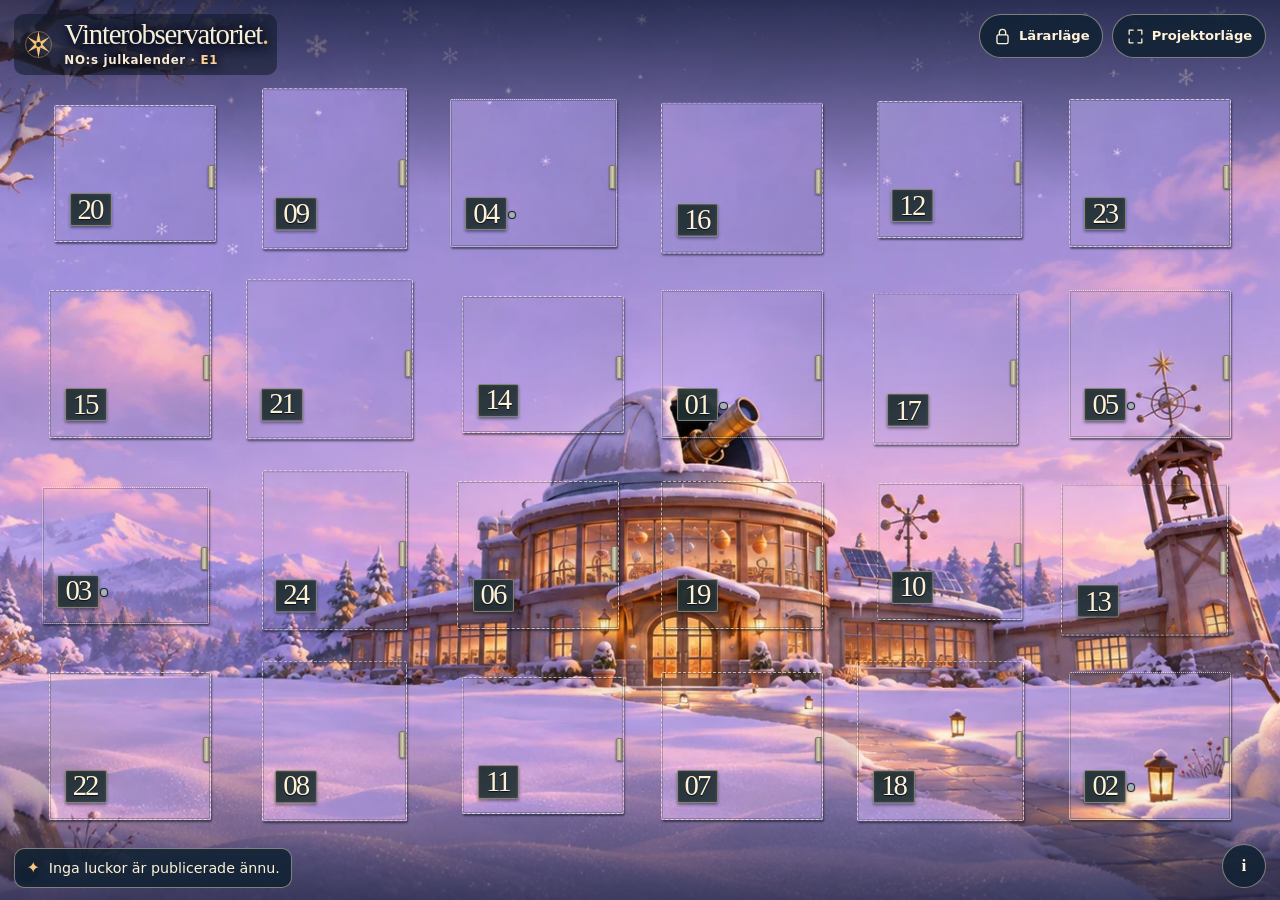
<file: vinterobservatoriet-2026/e1/index.html>
<!doctype html>
<html lang="sv">
<head>
<meta charset="utf-8"><meta name="viewport" content="width=device-width,initial-scale=1,viewport-fit=cover">
<meta name="theme-color" content="#101c29"><meta name="referrer" content="no-referrer">
<meta name="description" content="En naturvetenskaplig julkalender för klassrummet. Öppna, gissa och upptäck tillsammans.">
<title>Vinterobservatoriet · NO:s julkalender 2026</title>
<style id="calendar-css">:root{color-scheme:dark;--night:#101c29;--deep:#0d1722;--cream:#f7efd9;--haze:#c1cfd4;--faint:#95abb2;--gold:#f2be77;--rule:#37434a;--green:#91ddc5}
*{box-sizing:border-box}
html{scroll-behavior:smooth}body{margin:0;background:radial-gradient(ellipse at 86% -15%,#253f4b 0,transparent 52rem),radial-gradient(ellipse at -15% 75%,#243447 0,transparent 48rem),var(--night);color:var(--cream);font-family:system-ui,-apple-system,"Segoe UI",sans-serif;font-size:16px;line-height:1.5;min-height:100vh}
button,select,summary{font:inherit}button,summary,select{cursor:pointer}button{color:inherit}button:focus-visible,a:focus-visible,select:focus-visible,summary:focus-visible,[tabindex]:focus-visible{outline:3px solid #ffe39f;outline-offset:4px}
button[hidden],[hidden]{display:none!important}.container{width:min(1140px,calc(100% - 72px));margin-inline:auto}.skip{position:fixed;top:-200px;left:12px;z-index:40;background:#fff1cf;color:#102027;padding:10px}.skip:focus{top:8px}
.mast,.mast>button,.wordmark,.intro,.board-foot,.board-status,.after,.legend,.legend span,.rim,.rim p,.teacher,.teacher label,.actions,.story-meta,footer{display:flex;align-items:center}
.mast{justify-content:space-between;padding-block:16px 13px;border-bottom:1px solid var(--rule)}.wordmark{font-size:.84rem;color:var(--cream);letter-spacing:.17em;font-weight:780;gap:.7rem}.wordmark svg{width:34px;height:34px;color:var(--gold)}.small-mark{font-weight:490;color:var(--haze);letter-spacing:.07em}
.pill,.teacher select{border:1px solid #617176;background:#192936;border-radius:3rem;color:#e9eeeb;padding:.42rem .8rem;font-size:.87rem;line-height:1.4}.pill{gap:.45rem;justify-content:center}.pill svg{width:19px;height:19px}.pill:hover,.pill[aria-pressed=true]{border-color:var(--gold);color:var(--gold)}
.intro{justify-content:space-between;gap:1rem;padding:27px 0 22px}.title-block{min-width:0}.overline,.rim,.class-badge span,.story-meta,.guess-box .overline,#solution .overline,footer,.teacher .label{font-size:.77rem;letter-spacing:.14em;font-weight:650}.overline{display:flex;align-items:center;gap:.6rem;color:var(--gold);margin:0}.overline b,.rim em{color:#9c8869;font-weight:400}.gold-line{width:26px;height:1px;background:#dba360;display:inline-block}
h1,h2,.class-badge strong,.story-plaque strong,.door-number{font-family:Georgia,"Times New Roman",serif;font-weight:normal}
h1{font-size:clamp(2.55rem,5.5vw,4.6rem);line-height:1.02;letter-spacing:-.057em;margin:.1em 0 .12em;text-wrap:balance}h1 span{color:var(--gold)}.deck{margin:0;color:var(--haze);font-size:clamp(.98rem,1.7vw,1.13rem)}
.class-badge{display:grid;place-items:center;min-width:84px;padding:.1rem .8rem .12rem;border-left:1px solid #536569;align-self:center}.class-badge span{color:var(--faint);font-size:.71rem}.class-badge strong{color:var(--gold);font-size:2.2rem;line-height:1.2;white-space:nowrap}
.teacher{gap:.8rem;justify-content:space-between;background:#1d303a;border:1px solid #3c5358;border-radius:7px;color:var(--haze);padding:.4rem .8rem;margin-top:15px;flex-wrap:wrap}.teacher .label{color:#eec58b;letter-spacing:.08em}.teacher label{gap:.55rem;font-size:.88rem}.teacher select{border-radius:5px;font-size:.88rem;padding:.25rem .5rem;max-width:100%}
.paper{border:1px solid #928568;border-radius:9px;box-shadow:0 1.3rem 4rem #02070966,0 0 0 4px #14212b;overflow:hidden;background:#16252c;isolation:isolate}
.rim{position:relative;justify-content:space-between;gap:.4rem;padding:.43rem 1rem;background:linear-gradient(110deg,#28383b,#243339 55%,#1d2b32);color:#dfd9bd;letter-spacing:.18em;font-size:.72rem;border-bottom:1px solid #827859}.rim p{margin:0;gap:.6rem}.rim .spark{color:#efbf80;font-style:normal;font-size:1rem;line-height:1}.rim em{font-style:normal}.rim-caption{color:#b6bcac;letter-spacing:.23em;font-size:.66rem}
.scene{position:relative;width:100%;aspect-ratio:1.94;min-height:250px;background:#243746;isolation:isolate;overflow:hidden}
.backdrop,.scene-wash,.doors{position:absolute;inset:0;width:100%;height:100%}.backdrop{object-fit:cover;object-position:center;user-select:none;pointer-events:none}.scene-wash{pointer-events:none;box-shadow:inset 0 0 72px #04101e44}
.doors{display:grid;grid-template-columns:repeat(6,minmax(0,1fr));grid-template-rows:repeat(4,minmax(0,1fr));padding:1.7% 2%;gap:1.6% 2%;align-items:center;justify-items:center;perspective:1800px}
.door{position:relative;isolation:isolate;padding:0;border:0;appearance:none;-webkit-appearance:none;background:none;width:82%;height:79%;transform:translate(var(--x,0),var(--y,0));color:#ffefcb;touch-action:manipulation;perspective:600px;border-radius:3px;align-self:center}
.door:nth-child(3n+2){width:74%;height:84%;--y:-3%}.door:nth-child(4n+1){height:74%;--x:3%}.door:nth-child(5n+3){width:87%;--x:-3%}.door:nth-child(7n+4){height:82%;--y:3%}
.door::before{position:absolute;inset:0;content:"";border-radius:2px;background:radial-gradient(ellipse at bottom,#333d40 0,#21303a 42%,#111e28 80%);border:1px solid #09141c;box-shadow:inset 4px 3px 10px #030913aa;opacity:0;transition:opacity .14s}
.flap{position:absolute;inset:0;transform-origin:1% 50%;border-radius:2px;border:1px dashed #ffeed1a8;box-shadow:inset 0 0 0 1px #18272f44,1px 2px 2px #06101b85;transition:transform .56s cubic-bezier(.22,.62,.3,1),box-shadow .3s,border-color .25s;backface-visibility:visible;background-repeat:no-repeat;pointer-events:none}
.flap::after{position:absolute;content:"";inset:0;border-radius:inherit;background:linear-gradient(115deg,#f7edbf0d 0,transparent 43%,#14263312);pointer-events:none}
.door-number{position:absolute;display:grid;place-items:center;left:9%;bottom:11%;font-size:clamp(1.02rem,2.25vw,1.95rem);font-variant-numeric:lining-nums tabular-nums;letter-spacing:-.07em;line-height:1;min-width:1.45em;height:1.15em;padding:0 .14em .04em .1em;text-align:center;border-radius:2px;background:linear-gradient(130deg,#18282aed,#26343aeb);border:1px solid #d5c7a585;box-shadow:0 2px 3px #0b162a77, inset 0 0 3px #d4ba7b29;text-shadow:0 1px 1px #060d17;color:#fff1d4}
.latch{position:absolute;width:7px;height:17%;right:0;top:44%;border:1px solid #847b67;background:linear-gradient(90deg,#aaa794,#e3d9b8 55%,#827965);border-radius:2px 0 0 2px;box-shadow:0 1px 2px #10203396}
.door[aria-disabled=true]{cursor:default}.door.ready .flap{border:2px solid #ffd38c;box-shadow:inset 0 0 0 2px #231d1766,0 0 0 1px #372817,0 0 14px #ffc36980}.door.ready .door-number{background:#f5c786;color:#352817;text-shadow:none;border:1px solid #ffefc5}.door.ready .latch{background:#fff0cb}.door.ready:not(.opened):hover .flap,.door.ready:not(.opened):focus-visible .flap{transform:rotateY(-9deg);box-shadow:3px 2px 6px #1d182d99}.door.ready:not(.opened):hover::before,.door.ready:not(.opened):focus-visible::before{opacity:1}
.inside{position:absolute;inset:0;display:grid;place-content:center;justify-items:center;color:#fee4a7;font-family:Georgia,serif;font-size:clamp(1rem,2.35vw,2rem);line-height:1.02;opacity:0;text-shadow:0 1px 3px black}.inside small{font:600 .66rem/1.4 system-ui;letter-spacing:.09em;color:#c6ddd5}
.door.opened::before,.door.opened .inside{opacity:1}.door.opened .flap{transform:rotateY(-78deg);box-shadow:4px 2px 5px #0007;opacity:.91}.door.opened .door-number{opacity:0}
.board-foot{justify-content:space-between;gap:.8rem;padding:.67rem 1rem;min-height:45px;background:#1e2c31;border-top:1px solid #7e7459;color:#e7e8d8;font-size:.93rem}.board-status{gap:.65rem}.signal{width:7px;height:7px;border-radius:50%;background:var(--gold);box-shadow:0 0 10px #f3bd7055;flex:0 0 auto}.quick{border:0;border-radius:6px;background:#edbe7f;color:#24292a;padding:.35rem .8rem;font-size:.89rem;font-weight:700;white-space:nowrap}.quick:hover,.reveal:hover{background:#ffe0a3}
.after{justify-content:space-between;align-items:flex-start;gap:1rem;margin:.9rem .1rem 1.4rem;color:var(--haze);font-size:.87rem}.legend{gap:.9rem;flex-wrap:wrap}.legend span{gap:.4rem}.legend-dot{width:12px;height:12px;border:1px dashed #c4c5b3;border-radius:2px}.legend-dot.live{border:2px solid #f6c785}.legend-dot.already{height:14px;width:14px;font:700 12px/12px system-ui;color:#c8e7da;text-align:center;border:1px solid #99b8aa}
.about{max-width:32rem;margin-left:auto}.about summary,.source-box summary{color:#d9dfd7;text-underline-offset:.25em}.about[open] summary,.source-box[open] summary{text-decoration:underline}.about p{margin:.45rem 0}
footer{justify-content:space-between;border-top:1px solid #39454c;padding:14px 0 24px;font-size:.66rem;color:#a4b1ac;letter-spacing:.16em}footer b{color:#dbaa69}
dialog{color-scheme:dark;border:1px solid #958366;border-radius:14px;padding:0;background:#14252f;color:var(--cream);width:min(950px,calc(100% - 40px));max-height:91dvh;overflow:auto;box-shadow:0 22px 110px #030911c9}
dialog::backdrop{background:#06101adb;backdrop-filter:blur(5px)}body.reading{overflow:hidden}.story-wrap{position:relative;display:grid;grid-template-columns:.93fr 1fr;align-items:stretch}.story-picture{position:relative;min-height:430px;background:#273c45;overflow:hidden}.story-picture img{position:absolute;width:100%;height:100%;object-fit:cover;object-position:50% 50%}.story-picture::after{position:absolute;inset:0;content:"";background:linear-gradient(0deg,#09142266,transparent 45%);pointer-events:none}
.story-plaque{position:absolute;z-index:1;bottom:1rem;left:1rem;min-width:64px;padding:.35rem .65rem;text-align:center;background:#14262ee8;color:#ffdaa0;border:1px solid #bf9e6e;border-radius:3px;box-shadow:0 4px 16px #04101b66}.story-plaque small{display:block;font-size:.68rem;letter-spacing:.15em}.story-plaque strong{font-size:2.25rem;line-height:1}
.story-copy{padding:clamp(1.25rem,3vw,2.4rem);padding-top:3.2rem;align-self:center;min-width:0}.story-meta{color:var(--gold);gap:.5rem;letter-spacing:.125em;font-size:.75rem;flex-wrap:wrap}h2{font-size:clamp(2rem,3.5vw,3.2rem);line-height:1.03;letter-spacing:-.045em;margin:.36em 0}.story-lead,.guess-box p,#solution p{line-height:1.48;color:#e2e8e4;font-size:1.08rem;margin:.56rem 0}
.guess-box{padding:1rem 0 .35rem;margin:.8rem 0 .5rem;border-top:1px solid #4b5757}.guess-box p{margin:.3rem 0}.reveal{border:0;background:#edbe7f;color:#232b2e;padding:.64rem 1.1rem;font-weight:730;border-radius:6px;margin:.3rem 0}
#solution{padding-top:1rem;border-top:1px solid #526062;margin-top:1rem}#solution:focus{outline:none}.twist{font-size:1rem;color:#f7d8a1;border-left:2px solid #dbaa69;padding:.1rem 0 .1rem .75rem;margin:.8rem 0}.source-box{font-size:.84rem;color:#c2ccc9;margin-top:1rem}.source-box ul{margin:.45rem 0;padding-left:1.2rem}.source-box a{color:#c1e5ec;text-underline-offset:3px}.back{display:block;color:var(--haze);background:none;border:0;border-bottom:1px solid #7e8e92;padding:.3rem 0 .1rem;font-size:.88rem;margin:1rem 0 .1rem}
#close{position:absolute;right:.65rem;top:.65rem;width:38px;height:38px;display:grid;place-items:center;border:1px solid #a2a79a;border-radius:50%;background:#14252ee8;color:#fff4de;font:400 1.7rem/1 system-ui;padding:0}
body.projecting .teacher,body.projecting footer,body.projecting .after{display:none}body.projecting .container{width:min(1260px,95%)}body.projecting .mast{padding-block:4px}body.projecting .intro{padding:10px 0}body.projecting h1{font-size:clamp(2rem,4vw,3.15rem)}body.projecting .deck{font-size:1rem}body.projecting .scene{aspect-ratio:auto;height:clamp(300px,calc(100svh - 215px),770px)}body.projecting dialog{width:min(1280px,96%);max-height:96dvh}body.projecting .story-copy{font-size:1.2rem}body.projecting .story-lead,body.projecting .guess-box p,body.projecting #solution p,body.projecting .twist{font-size:clamp(1.15rem,2.2vw,1.65rem)}
@media(max-width:720px){.container{width:calc(100% - 32px)}.intro{padding:22px 0 17px}.class-badge{min-width:65px;padding-inline:.65rem}.class-badge strong{font-size:1.8rem}.after{flex-wrap:wrap}.about{margin:0}.rim{padding-inline:.7rem}.deck{max-width:40ch}.story-picture{min-height:340px}.story-copy{padding-inline:1.1rem}}
@media(max-width:590px){.container{width:calc(100% - 24px)}.mast{padding:9px 0}.wordmark svg{width:28px;height:28px}.overline{font-size:.66rem;letter-spacing:.1em;gap:.4rem}.gold-line{width:14px}.wordmark{font-size:.76rem}.intro{position:relative;display:block;padding-top:17px}.class-badge{position:static;display:inline-flex;gap:.45rem;align-items:baseline;padding:0;border:0;margin:.3rem 0 0}.class-badge strong{font-size:1.05rem}.class-badge span{font-size:.65rem}.intro h1{font-size:clamp(2.18rem,8.9vw,3.2rem)}.deck{font-size:.97rem}.scene{aspect-ratio:.93;min-height:350px}.doors{grid-template-columns:repeat(4,minmax(0,1fr));grid-template-rows:repeat(6,minmax(0,1fr));padding:2.5% 1.5%;gap:1.6% 2%}.door{height:80%;width:84%}.door-number{font-size:clamp(1.02rem,4.3vw,1.55rem)}.board-foot{padding:.55rem .65rem;flex-wrap:wrap;gap:.45rem}.board-status{font-size:.88rem}.quick{font-size:.84rem}.after{display:block}.legend{gap:.55rem;font-size:.8rem}.about{margin-top:.6rem}.rim-caption{font-size:.55rem;letter-spacing:.12em}.rim{font-size:.62rem}.teacher{gap:.45rem;padding:.4rem .6rem}.teacher .label{font-size:.67rem}.teacher label,.teacher select{font-size:.8rem}dialog{width:calc(100% - 16px);max-height:94dvh;border-radius:10px}.story-wrap{display:block}.story-picture{min-height:0;aspect-ratio:1.75}.story-copy{padding:1.1rem 1.3rem 1.4rem}.story-plaque{bottom:.65rem;left:.65rem;min-width:52px}.story-plaque strong{font-size:1.7rem}}
@media(prefers-reduced-motion:reduce){html{scroll-behavior:auto}*,*::before,*::after{transition:none!important;animation:none!important}}

/* Dome and telescope remain visible on wide screens; preserve both halves of the acoustic comparison. */
.backdrop{object-position:50% 12%}.scene{aspect-ratio:1.82}
dialog[data-station=a1] .story-picture img{object-position:71% center}
dialog[data-station=d1] .story-picture img{object-position:74% center}
dialog[data-station=e1] .story-picture{background:radial-gradient(ellipse at 50% 30%,#465865,#1a2b39 74%)}
dialog[data-station=e1] .story-picture img{object-fit:contain}
@media(max-width:590px){.scene{aspect-ratio:.93}dialog[data-station=e1] .story-picture{aspect-ratio:1.5}}

/* Filmstill först. En separat bildvisning bevarar hela motivet på tavla och telefon. */
dialog{width:min(1150px,calc(100% - 36px))}.story-wrap{grid-template-columns:1.42fr 1fr}
.story-picture{min-height:clamp(380px,39vw,570px);background:radial-gradient(ellipse at center,#435662,#1a2837 76%)}
.story-picture img{object-fit:contain!important;object-position:center!important}
.picture-toggle{position:absolute;top:.8rem;left:.8rem;z-index:2;display:inline-flex;gap:.5rem;align-items:center;padding:.5rem .72rem;color:#fff5df;background:#14242ee8;border:1px solid #d5c5a5;border-radius:2rem;font:650 .86rem/1.2 system-ui}
.picture-toggle:hover{background:#29414a}.picture-toggle svg{width:18px;height:18px}
.wide-image{width:min(100%,1800px)!important;max-width:100%;height:min(96dvh,1200px);max-height:96dvh!important;border-radius:8px}
.wide-image .story-wrap{display:grid;grid-template-columns:1fr;grid-template-rows:minmax(0,1fr) auto;height:100%;min-height:0;overflow:auto}
.wide-image .story-picture{min-height:0!important;aspect-ratio:auto!important}.wide-image .story-picture img{object-fit:contain;animation:none}
.picture-caption{display:flex;align-items:center;justify-content:space-between;gap:1.25rem;padding:.8rem clamp(.9rem,3vw,2.5rem);background:#14252f;border-top:1px solid #53626a}
.picture-caption p{margin:.2rem 0;font-size:clamp(1.1rem,2vw,1.65rem);line-height:1.28}
.picture-caption button{white-space:nowrap;flex-shrink:0}
.door.opening .inside::before{content:"✦";position:absolute;top:13%;right:13%;font:400 clamp(16px,2.3vw,32px)/1 Georgia,serif;color:#fff4c3;filter:drop-shadow(0 0 4px #f6c779);animation:door-glint .65s ease-out both}
@keyframes door-glint{0%{opacity:0;transform:scale(.12) rotate(-25deg)}45%{opacity:1;transform:scale(1.08) rotate(5deg)}100%{opacity:0;transform:scale(.3) rotate(18deg)}}
@media(prefers-reduced-motion:no-preference){dialog[open]:not(.wide-image) .story-picture img{animation:still-in .7s ease-out both}@keyframes still-in{from{opacity:.72;transform:scale(1.015)}to{opacity:1;transform:scale(1)}}}
@media(max-width:720px){.story-wrap{grid-template-columns:1fr 1fr}.story-picture{min-height:365px}}
@media(max-width:590px){dialog{width:calc(100% - 16px)}.story-picture{min-height:0;aspect-ratio:1.5}.story-wrap{display:block}.picture-caption{display:block}.picture-caption .reveal{margin:.45rem 0 0}.picture-toggle{font-size:.77rem;top:.6rem;left:.6rem}.wide-image{height:97dvh}}
/* Illustration edge to edge. Control overlays get their own inset lanes so they never cover doors. */
html,body{margin:0;min-height:100%;width:100%}
body{background:#101c29}
.paper{border:0;border-radius:0;box-shadow:none;background:#101c29}
.scene,body.projecting .scene{min-height:max(425px,100svh);height:100svh;aspect-ratio:auto;display:grid;grid-template-rows:auto minmax(0,1fr) auto}
.scene-wash{background:linear-gradient(180deg,#0a142cc2 0,transparent 22%,transparent 80%,#0a142ca9 100%);box-shadow:none}
.backdrop{object-position:var(--point,50% 48%)}
.scene-top,.scene-bottom{z-index:2;display:flex;align-items:flex-start;justify-content:space-between;gap:.7rem;padding-inline:max(14px,env(safe-area-inset-left)) max(14px,env(safe-area-inset-right))}
.scene-top{grid-row:1;padding-top:max(14px,env(safe-area-inset-top));padding-bottom:8px;pointer-events:none}
.scene-bottom{grid-row:3;align-items:flex-end;padding-top:8px;padding-bottom:max(12px,env(safe-area-inset-bottom));pointer-events:none}
.scene-controls,.calendar-controls,.title-lockup,.calendar-chip{display:flex;align-items:center;gap:.55rem;pointer-events:auto}
.scene-controls,.calendar-controls{align-items:center;justify-content:flex-end}
.title-lockup{gap:.65rem;text-shadow:0 2px 9px #030710,0 0 15px #030710;border-radius:10px;padding:.36rem .56rem;background:#101c2990}
.title-lockup>svg{width:31px;height:31px;flex:none;color:#f5c376}
.title-lockup h1,body.projecting .title-lockup h1{font:normal clamp(1.23rem,2.25vw,2.15rem)/1 Georgia,serif;letter-spacing:-.045em;margin:0;white-space:nowrap}
.top-kicker{font-size:.74rem;font-weight:600;letter-spacing:.055em;color:#f9ead5;margin-top:.2rem}.top-kicker strong{color:#ffd492}
.screen-button,.about summary,.teacher select{display:flex;align-items:center;justify-content:center;gap:.42rem;min-height:44px;border:1px solid #d4cfb58a;border-radius:999px;background:#112233df;color:#fff2d7;padding:.4rem .8rem;font:600 .82rem/1.12 system-ui}
.screen-button:hover,.about summary:hover{border-color:#ffe19f;background:#25394a}
.screen-button svg{width:19px;height:19px;flex:none}.about{position:relative;margin:0;max-width:none}.about summary{width:44px;list-style:none}.about summary::-webkit-details-marker{display:none}.about summary span{font:bold 1.1rem/1 Georgia,serif}
.about-note{position:absolute;z-index:4;right:0;bottom:calc(100% + 8px);background:#122333fa;border:1px solid #d4cfb58a;border-radius:12px;box-shadow:0 14px 20px #050e18b0;width:min(19rem,calc(100vw - 28px));padding:.9rem 1rem;color:#e8eeeb;text-shadow:none}
.about-note h2{font-size:1.3rem;margin:0 0 .3rem}
.calendar-chip{color:#fff2d7;background:#112233df;border:1px solid #d4cfb58a;border-radius:10px;padding:.54rem .72rem;font-size:.89rem;line-height:1.3;min-height:40px}.pin{color:#f9c680;font-size:1rem}.quick{min-height:44px}
.teacher{display:flex!important;margin:0;padding:0;border:0;background:none}.teacher select{padding-inline:.5rem;border-radius:10px;min-width:3.8rem}.teacher label{gap:0}
.visually-hidden{position:absolute;width:1px;height:1px;padding:0;margin:-1px;overflow:hidden;clip:rect(0,0,0,0);white-space:nowrap;border:0}
.doors{position:relative;inset:auto;grid-row:2;z-index:1;height:100%;padding:0 clamp(9px,3vw,5rem);gap:1.4% clamp(7px,1.6vw,30px)}
.door{min-height:44px;min-width:44px;width:88%;height:82%}
.door:nth-child(3n+2){width:79%;height:89%}.door:nth-child(4n+1){height:76%}.door:nth-child(5n+3){width:91%}.door:nth-child(7n+4){height:84%}
.door.planned .flap{border-style:dotted}.door.planned .door-number::after{content:"";position:absolute;width:.22em;height:.22em;right:-.32em;top:44%;background:#a6b1b6;border-radius:50%;box-shadow:0 0 1px 1px #0b1620}
.no-script{position:fixed;z-index:5;bottom:50px;left:14px;background:#102132;padding:.7rem;color:#fff3d4;border-radius:.25rem}
@media(max-width:590px){.scene,body.projecting .scene{min-height:max(470px,100svh)}.scene-top,.scene-bottom{padding-inline:max(8px,env(safe-area-inset-left)) max(8px,env(safe-area-inset-right))}.scene-top{padding-top:max(8px,env(safe-area-inset-top));gap:.35rem}.scene-bottom{padding-bottom:max(8px,env(safe-area-inset-bottom));gap:.35rem}.scene-controls,.calendar-controls{gap:.32rem}.title-lockup{padding:.36rem .4rem;gap:.32rem}.title-lockup h1,body.projecting .title-lockup h1{font-size:clamp(1.02rem,4.8vw,1.52rem)}.title-lockup>svg{width:24px;height:24px}.top-kicker{font-size:.65rem;letter-spacing:.015em}.screen-button{height:44px;width:44px;padding:0}.screen-button span{position:absolute;width:1px;height:1px;overflow:hidden;clip-path:inset(50%)}.calendar-chip{padding:.45rem .48rem;font-size:.78rem}.calendar-chip .pin{font-size:.78rem}.quick{font-size:.77rem;padding-inline:.44rem}.teacher select{font-size:.73rem;min-width:3.2rem}}
@media(max-height:530px) and (orientation:landscape) and (min-width:590px){.scene,body.projecting .scene{min-height:max(295px,100svh)}.doors{grid-template-columns:repeat(8,minmax(0,1fr));grid-template-rows:repeat(3,minmax(0,1fr))}.door-number{font-size:1.05rem}}
/* Teacher import is a local-only tool, not part of the student calendar data. */
#teacher-local{width:min(33rem,calc(100% - 24px));max-height:calc(100dvh - 20px)}
.teacher-panel{padding:clamp(1rem,4vw,1.8rem)}.teacher-panel h2{font-size:clamp(1.74rem,6vw,2.45rem);margin:.3em 1.3rem .3em 0}
.teacher-panel p{margin:.65rem 0}.teacher-help{color:var(--haze);font-size:.91rem}.teacher-current{color:#9fe0c9;font-size:.86rem}
.teacher-panel label{display:block;margin:.7rem 0 .26rem;font-weight:650;font-size:.92rem}.teacher-panel label span{font-weight:400;color:var(--haze)}
.teacher-panel input{width:100%;min-height:44px;border:1px solid #829194;border-radius:6px;background:#14202b;color:#f8eed9;padding:.45rem .6rem}
.teacher-panel input[type=file]::file-selector-button{min-height:30px;padding:.15rem .5rem;border:1px solid #cec19e;border-radius:4px;background:#f2cf93;color:#232520;cursor:pointer;font:inherit}
#teacher-unlock{margin-top:.9rem}.teacher-secondary{border:0;background:transparent;font:600 .87rem/1.3 system-ui;text-underline-offset:.2em;text-decoration:underline;color:var(--haze);padding:.55rem .5rem}.teacher-secondary:disabled{opacity:.4;cursor:default}
#teacher-status{min-height:1.35em;color:#ffd299;font-size:.91rem;margin-bottom:0}
.teacher-close{position:absolute;right:.6rem;top:.6rem;width:44px;height:44px;border:1px solid #a6a991;border-radius:50%;background:#203846;font:400 1.55rem/1 system-ui;color:#fff3de}
#teacher-view{position:fixed;inset:0;margin:0;width:100%;height:100%;max-width:100%;max-height:100%;border:0;border-radius:0;background:#101c29;overflow:hidden}
#teacher-view iframe{position:absolute;inset:0;border:0;width:100%;height:100%}
.teacher-view-controls{z-index:2;position:absolute;right:max(10px,env(safe-area-inset-right));top:max(63px,calc(env(safe-area-inset-top) + 52px))}
.teacher-view-controls button{min-height:44px;padding:.3rem .7rem;border:1px solid #e4c18b;border-radius:999px;background:#112739f0;color:#faecd4;font:650 .82rem/1.1 system-ui;box-shadow:0 4px 18px #08101d70}
body.local-teacher{overflow:hidden}
@media(max-width:590px){.screen-button.teacher-entry{width:44px;height:44px}.scene-controls{flex-shrink:0}}
@media(max-width:350px){.title-lockup h1,body.projecting .title-lockup h1{font-size:1.04rem}.title-lockup>svg{width:20px;height:20px}}
/* Projection shows the illustration first, with only inconspicuous controls remaining. */
body.projecting .title-lockup .top-kicker{display:none}
body.projecting .title-lockup{background:#101c2966}
body.projecting .title-lockup h1{font-size:clamp(1rem,2.1vw,1.55rem)}
body.projecting .calendar-chip,body.projecting .about,body.projecting #teacher-entry{visibility:hidden;pointer-events:none}
body.projecting .screen-button span{position:absolute;width:1px;height:1px;overflow:hidden;clip-path:inset(50%)}
body.projecting .screen-button{width:44px;height:44px;padding:0}
body.projecting .wide-image .picture-caption{padding:.55rem clamp(.85rem,2vw,1.45rem)}
body.projecting .wide-image .picture-caption .overline{display:none}

/* A door expands from its actual position; reduced-motion users skip the animation. */
#story{transform-origin:center}
#challenge-form label{display:block;margin:.6rem 0 .25rem;color:#f5ebd8;font-weight:650}
#challenge-answer{width:100%;min-height:44px;background:#121f29;color:#f8f5ed;border:1px solid #8a938a;border-radius:6px;padding:.48rem .65rem;font:inherit}
.challenge-actions{display:flex;gap:.55rem 1rem;align-items:center;flex-wrap:wrap;margin-top:.3rem}
.challenge-actions button,.order-move{min-height:44px}
#challenge-hint{padding:.55rem .7rem;border-inline-start:2px solid #edbe7f;background:#26353c}
#challenge-feedback:not(:empty){padding:.45rem .6rem;border:1px solid #bb976a;border-radius:6px;margin:.45rem 0;font-weight:680}
#challenge-feedback[data-state="right"]{border-color:#a2cb9a;color:#dfefdb}
#challenge-feedback[data-state="try"]{color:#f6d9bc}
#challenge-order ol{margin:.45rem 0;padding-inline-start:1.65rem}
#challenge-order li{padding:.15rem 0 .15rem .2rem;border-bottom:1px solid #4b5757}
#challenge-order li span{display:inline-block;width:calc(100% - 104px);vertical-align:middle}
.order-move{min-width:44px;margin:.15rem .13rem;background:#263842;color:#fff2db;border:1px solid #85908f;border-radius:6px;font:inherit}
.order-move[aria-disabled="true"]{opacity:.45}
#story-question{font-weight:675}
</style>
</head>
<body>
<a class="skip" href="#doors">Till luckorna</a>
<main id="kalender" tabindex="-1">
 <section class="paper" aria-label="Julkalender med 24 luckor">
  <div class="scene" id="scene">
   <img class="backdrop" id="cover" src="../art/cover-e1.webp" alt="Ett observatorium och ett klocktorn lyser över en snötäckt skolgård i skymningen." fetchpriority="high">
   <div class="scene-wash" aria-hidden="true"></div>
   <header class="scene-top">
    <div class="title-lockup"><svg viewBox="0 0 44 44" aria-hidden="true"><circle cx="22" cy="22" r="18.5" fill="none" stroke="currentColor" opacity=".55"/><path d="M22 3l2.8 14.7L38 11l-10.6 11L38 33l-13.2-6.7L22 41l-2.8-14.7L6 33l10.6-11L6 11l13.2 6.7z" fill="currentColor"/><circle cx="22" cy="22" r="3.5" fill="#172331"/></svg><div><h1>Vinterobservatoriet<span>.</span></h1><div class="top-kicker">NO:s julkalender · <strong id="station">E1</strong></div></div></div>
    <div class="scene-controls">
     
     <button id="teacher-entry" type="button" class="screen-button teacher-entry" title="Lärarläge" aria-label="Lärarläge"><svg viewBox="0 0 24 24" aria-hidden="true"><rect x="5" y="10" width="14" height="11" rx="2" fill="none" stroke="currentColor" stroke-width="1.7"/><path d="M8 10V7a4 4 0 018 0v3" fill="none" stroke="currentColor" stroke-width="1.7"/></svg><span>Lärarläge</span></button>
     <button id="projector" type="button" title="Projektorläge" class="screen-button" aria-pressed="false"><svg viewBox="0 0 24 24" aria-hidden="true"><path d="M4 9V4h5m6 0h5v5m0 6v5h-5M9 20H4v-5" fill="none" stroke="currentColor" stroke-width="1.6" stroke-linecap="round" stroke-linejoin="round"/></svg><span>Projektorläge</span></button>
    </div>
   </header>
   <div class="doors" id="doors" tabindex="-1" role="group" aria-label="Luckor från 1 till 24 december"></div>
   <div class="scene-bottom">
    <div class="calendar-chip"><span class="pin" aria-hidden="true">✦</span><span id="status" role="status">Första luckan öppnar den 1 december.</span></div>
    <div class="calendar-controls">
     <button class="quick" id="quick" type="button" hidden></button>
     <details class="about"><summary aria-label="Om kalendern" title="Om kalendern"><span aria-hidden="true">i</span></summary><div class="about-note"><h2>Om kalendern</h2><p>Öppna en lucka på lektionen. Lös dagens korta uppgift tillsammans för att öppna förklaringen.</p><p>Varje klass har en egen berättelse. Luckorna följer svensk tid. Öppningsmarkering sparas i den här webbläsaren när det går.</p></div></details>
    </div>
   </div>
  </div>
 </section>
 <noscript><p class="no-script">Aktivera JavaScript för att öppna kalenderluckorna.</p></noscript>
</main>
<dialog id="story" aria-labelledby="story-title" aria-describedby="story-lead">
 <article class="story-wrap">
  <div class="story-picture"><img id="story-image" alt=""><button type="button" id="enlarge" class="picture-toggle" aria-pressed="false"><svg viewBox="0 0 24 24" aria-hidden="true"><path d="M4 9V4h5m6 0h5v5m0 6v5h-5M9 20H4v-5" fill="none" stroke="currentColor" stroke-width="1.7" stroke-linecap="round"/></svg><span>Förstora bilden</span></button><div class="story-plaque"><small>LUCKA</small><strong id="story-day">01</strong></div></div>
  <div id="picture-caption" class="picture-caption" hidden><div><span class="overline">GISSA TILLSAMMANS</span><p id="big-question"></p></div><button id="picture-reveal" type="button" class="reveal">Till uppgiften</button></div>
  <div class="story-copy" id="story-copy">
   <div class="story-meta" id="story-meta"></div>
   <h2 id="story-title"></h2><p id="story-lead" class="story-lead"></p>
   <section class="guess-box" id="guess-box" aria-labelledby="challenge-title">
    <h3 class="overline" id="challenge-title" tabindex="-1">Lös luckans uppgift</h3>
    <p id="question"></p>
    <form id="challenge-form">
     <div id="challenge-text"><label for="challenge-answer">Skriv ert svar</label><input id="challenge-answer" name="answer" autocomplete="off" maxlength="160" aria-describedby="question"></div>
     <div id="challenge-order" hidden><p class="order-help" id="order-help">Flytta ett steg uppåt eller nedåt med knapparna.</p><ol id="challenge-list" aria-describedby="order-help"></ol></div>
     <div class="challenge-actions"><button type="submit" class="reveal" id="reveal" aria-controls="solution">Kontrollera svaret</button><button type="button" id="challenge-hint-toggle" class="back" aria-expanded="false" aria-controls="challenge-hint">Visa ledtråd</button></div>
     <p id="challenge-hint" hidden></p>
    </form>
   </section>
   <p id="challenge-feedback" role="status" aria-live="polite" aria-atomic="true"></p>
   <section id="solution" hidden><div class="overline">SÅ HÄNGER DET IHOP</div><p id="story-question"></p><p id="explain"></p><div class="twist" id="twist"></div><details class="source-box"><summary>Källor och vidare läsning</summary><ul id="sources"></ul></details></section>
   <button type="button" id="back" class="back">Tillbaka till kalendern</button>
  </div>
  <button type="button" id="close" aria-label="Stäng luckan" title="Stäng luckan">×</button>
 </article>
</dialog>
<dialog id="teacher-local" data-teacher-portal aria-labelledby="teacher-local-title">
 <button class="teacher-close" type="button" id="teacher-close" aria-label="Stäng lärarläget">×</button>
 <div class="teacher-panel">
   <div class="overline"><span aria-hidden="true">✦</span> PRIVAT LÄRARLÄGE</div>
   <h2 id="teacher-local-title">Öppna som lärare</h2>
   <p>Läs in din krypterade lärarfil en gång per webbläsare. Skriv sedan lärarkoden för att öppna färdiga luckor i förväg.</p>
   <p class="teacher-help">Filen och koden skickas inte från enheten. Den här webbläsaren sparar bara det krypterade paketet.</p>
   <p class="teacher-current" id="teacher-current"></p>
   <form id="teacher-local-form">
      <label for="teacher-file">Krypterad lärarfil <span>(.html)</span></label>
      <input id="teacher-file" type="file" accept=".html,.htm,text/html">
      <label for="teacher-code">Lärarkod</label>
      <input id="teacher-code" type="password" autocomplete="off" autocorrect="off" autocapitalize="off" spellcheck="false" required>
      <button id="teacher-unlock" class="quick" type="submit">Lås upp</button>
      <button id="teacher-remove" type="button" class="teacher-secondary" disabled>Ta bort sparad lärarfil</button>
      <p id="teacher-status" role="status" aria-live="polite"></p>
   </form>
 </div>
</dialog>
<dialog id="teacher-view" data-teacher-portal aria-label="Upplåst lärarläge">
 <div class="teacher-view-controls"><button id="teacher-relock" type="button">Lås lärarläget</button></div>
</dialog>

<script type="application/json" id="edition">{"preview":false,"classes":{"e1":{"stories":{},"cover":"../art/cover-e1.webp","coverAlt":"Ett observatorium och ett klocktorn lyser över en snötäckt skolgård i skymningen.","position":"49% 48%"}}}</script>
<script id="calendar-runtime">const Calendar = (() => {
  const zone = 'Europe/Stockholm', year=2026;
  const fmt = new Intl.DateTimeFormat('sv-SE',{timeZone:zone,year:'numeric',month:'2-digit',day:'2-digit'});
  const orders={
    a1:[15,3,20,8,1,13,6,22,11,17,24,5,12,18,7,2,14,21,23,9,19,16,4,10],
    d1:[7,23,13,18,2,10,21,11,5,15,24,19,16,4,22,12,8,3,14,17,1,6,20,9],
    e1:[20,9,4,16,12,23,15,21,14,1,17,5,3,24,6,19,10,13,22,8,11,7,18,2]
  };
  function today(d=new Date()){const v=Object.fromEntries(fmt.formatToParts(d).map(x=>[x.type,x.value]));return v.year+'-'+v.month+'-'+v.day}
  function dayState(day,stories,now,preview,seen){
    const date=year+'-12-'+String(day).padStart(2,'0');
    const exists=Object.hasOwn(stories,String(day));
    if(!preview && now < date) return 'future';
    if(!exists) return 'planned';
    return seen.has(day)?'opened':'ready';
  }
  function storageId(key,preview){return 'vinterpost-utmaning-v1-'+year+'-'+key+'-'+(preview?'prov':'elev')}
  const answerKey = value => String(value).normalize('NFKC').toLocaleLowerCase('sv-SE')
    .replace(/[\p{P}\p{Z}\s]+/gu,' ').trim();
  function acceptsText(input, answers) {
    const key=answerKey(input);
    return !!key && answers.some(answer=>answerKey(answer)===key);
  }
  function shuffledOrder(length) {
    const steps=Array.from({length},(_,id)=>id);
    for(let i=length-1;i>0;i--){const j=Math.floor(Math.random()*(i+1));[steps[i],steps[j]]=[steps[j],steps[i]]}
    if(isCorrectOrder(steps)&&length>1)[steps[0],steps[1]]=[steps[1],steps[0]];
    return steps;
  }
  function isCorrectOrder(steps){return steps.length>=3 && steps.every((value,i)=>value===i)}
  return {today,dayState,orders,storageId,acceptsText,shuffledOrder,isCorrectOrder}
})();
if(typeof module!=='undefined'&&module.exports)module.exports=Calendar;

(() => {
'use strict';
const $=id=>document.getElementById(id), data=JSON.parse($('edition').textContent);
let activeCover='',key=Object.keys(data.classes)[0],seen=new Set(),lastDate='',returnTarget=null,viewerFullscreen=false;
let pendingDay=null,currentChallenge=null,stepOrder=[],zoom=null;
const preview=data.preview, scene=$('scene'), deck=$('doors'), modal=$('story'), cover=$('cover');
const motion=window.matchMedia('(prefers-reduced-motion: reduce)');
function config(){return data.classes[key]}
function loadSeen(){try{seen=new Set(JSON.parse(localStorage.getItem(Calendar.storageId(key,preview))||'[]').filter(n=>Number.isInteger(n)&&n>=1&&n<=24))}catch{seen=new Set()}}
function remember(day){seen.add(day);try{localStorage.setItem(Calendar.storageId(key,preview),JSON.stringify([...seen]))}catch{}}
function stat(day){return Calendar.dayState(day,config().stories,lastDate,preview,seen)}
function setStatus(s){$('status').textContent=s}
function render(){
 const keep=deck.contains(document.activeElement)?document.activeElement.dataset.day:null;
 lastDate=Calendar.today(); const spec=config(); if(spec.cover && spec.cover!==activeCover){activeCover=spec.cover;cover.style.setProperty('--point',spec.position||'50% 48%');cover.alt=spec.coverAlt||'Illustrerat vinterlandskap';cover.setAttribute('src',spec.cover)} $('station').textContent=key.toUpperCase();document.title='Vinterobservatoriet · '+key.toUpperCase()+(preview?' · Lärarvisning':'');
 const ready=[],allOpenable=[]; const frag=document.createDocumentFragment();
 for(const day of Calendar.orders[key]){
  const state=stat(day), available=state==='ready'||state==='opened', opened=state==='opened',num=String(day).padStart(2,'0');
  let desc=state==='ready'?'kan öppnas':opened?'öppnad här, visa igen':state==='planned'?(preview?'planerad, inte färdig':'ännu inte publicerad'):'stängd';
  if(available)allOpenable.push(day);if(state==='ready')ready.push(day);
  const b=document.createElement('button');b.type='button'; b.className='door'+(available?' ready':'')+(opened?' opened':'')+(state==='planned'?' planned':'');b.dataset.day=day;
  b.setAttribute('aria-label','Lucka '+day+' december: '+desc); b.title='Lucka '+day+' december: '+desc; b.setAttribute('aria-disabled',String(!available)); if(!available)b.tabIndex=-1;
  b.innerHTML='<span class="inside" aria-hidden="true">'+num+'<small>✓</small></span><span class="flap" aria-hidden="true"><span class="door-number">'+num+'</span><i class="latch"></i></span>';
  frag.appendChild(b);
 }
 deck.replaceChildren(frag);const quick=$('quick'),first=ready.sort((a,b)=>b-a)[0]||allOpenable.sort((a,b)=>b-a)[0];quick.hidden=!first;quick.dataset.day=first||'';
 if(first)quick.textContent=(seen.has(first)?'Visa':'Öppna')+' lucka '+first;
 if(preview){setStatus(allOpenable.length+' färdig'+(allOpenable.length===1?' lucka':'a luckor')+' · '+(24-allOpenable.length)+' planerade')}
 else if(lastDate<'2026-12-01'){setStatus('Första luckan öppnar den 1 december.')}
 else if(ready.length){setStatus(ready.length===1?'En lucka väntar på att öppnas.':ready.length+' luckor väntar på att öppnas.')}
 else if(allOpenable.length){setStatus('Ni har öppnat alla publicerade luckor. De går att besöka igen.')}
 else{setStatus('Inga luckor är publicerade ännu.')}
 if(keep)deck.querySelector('[data-day="'+keep+'"]')?.focus({preventScroll:true});
 if(cover.complete)alignImages();
}
function alignImages(){
 if(!cover.naturalWidth)return;
 const r=scene.getBoundingClientRect(), scale=Math.max(r.width/cover.naturalWidth,r.height/cover.naturalHeight);
 const w=cover.naturalWidth*scale,h=cover.naturalHeight*scale;
 const pos=(cover.style.getPropertyValue('--point')||'50% 48%').trim().split(/\s+/).map(v=>Number.parseFloat(v)/100);
 scene.style.setProperty('--cover-image','url("'+cover.getAttribute('src')+'")');
 for(const b of deck.children){const f=b.querySelector('.flap'),s=b.getBoundingClientRect();
   f.style.backgroundImage='var(--cover-image)';f.style.backgroundSize=w+'px '+h+'px';
   f.style.backgroundPosition=((r.width-w)*pos[0]+r.left-s.left-1)+'px '+((r.height-h)*pos[1]+r.top-s.top-1)+'px';
 }
}
function animateFromDoor(door){
 if(motion.matches||!modal.animate||!door)return;
 const source=door.getBoundingClientRect(),target=modal.getBoundingClientRect();
 if(!target.width||!target.height||!source.width||!source.height)return;
 const sx=Math.min(.94,source.width/target.width),sy=Math.min(.94,source.height/target.height);
 const dx=source.left+source.width/2-target.left-target.width/2,dy=source.top+source.height/2-target.top-target.height/2;
 zoom=modal.animate([{transform:'translate('+dx+'px,'+dy+'px) scale('+sx+','+sy+')',opacity:.66},
   {transform:'translate(0,0) scale(1,1)',opacity:1}],{duration:520,easing:'cubic-bezier(.17,.76,.22,1)'});
}
function feedback(text,state='') {const el=$('challenge-feedback');el.dataset.state=state;el.textContent=text}
function orderButtons(){
 const list=$('challenge-list');list.replaceChildren();
 for(const [position,id] of stepOrder.entries()){
  const line=document.createElement('li'),label=document.createElement('span');label.textContent=currentChallenge.items[id];line.append(label);
  for(const [move,word,arrow] of [[-1,'upp','↑'],[1,'ned','↓']]){
   const button=document.createElement('button');button.type='button';button.className='order-move';
   button.dataset.key=String(id)+':'+move;button.textContent=arrow;
   button.setAttribute('aria-label','Flytta '+label.textContent+' '+word);
   button.setAttribute('aria-disabled',String(position+move<0||position+move>=stepOrder.length));
   button.addEventListener('click',()=>{
    const dest=position+move;if(dest<0||dest>=stepOrder.length)return;
    [stepOrder[position],stepOrder[dest]]=[stepOrder[dest],stepOrder[position]];orderButtons();
    const same=list.querySelector('[data-key="'+id+':'+move+'"]');
    (same.getAttribute('aria-disabled')==='true'?list.querySelector('[data-key="'+id+':'+(-move)+'"]'):same).focus();
    feedback(label.textContent+' flyttades till plats '+(dest+1)+' av '+stepOrder.length+'.');
   });line.append(button);
  }
  list.append(line);
 }
}
function reveal(first){
 if(!currentChallenge||!pendingDay)return;
 if(first){remember(pendingDay);feedback('Rätt! Förklaringen är upplåst.','right')}
 else feedback('');
 $('solution').hidden=false;$('guess-box').hidden=true;
 $('solution').tabIndex=-1;$('solution').focus({preventScroll:true});
 if(first)$('solution').scrollIntoView({block:'nearest',behavior:motion.matches?'instant':'smooth'});
}
function open(day,trigger){
 if(modal.open)return;
 const st=stat(day),story=config().stories[day];
 if(st!=='ready'&&st!=='opened'){setStatus(st==='planned'?'Lucka '+day+' har ännu inte publicerats.':'Lucka '+day+' är stängd till den '+day+' december.');return}
 const door=deck.querySelector('[data-day="'+day+'"]');
 returnTarget=trigger||door;
 pendingDay=day;currentChallenge=story.challenge;
 dialogSetup(story,day);
 modal.showModal();document.body.classList.add('reading');modal.scrollTop=0;animateFromDoor(door);
 if(st==='opened')reveal(false);else $('challenge-title').focus({preventScroll:true});
}
function dialogSetup(story,day){
 modal.dataset.station=key;$('story-image').src=story.image;$('story-image').alt=story.alt;$('story-day').textContent=String(day).padStart(2,'0');
 $('story-meta').textContent=key.toUpperCase()+'  /  '+story.subject.toLocaleUpperCase('sv')+'  /  '+day+' DECEMBER';
 $('story-title').textContent=story.title;$('story-lead').textContent=story.lead;
 $('question').textContent=currentChallenge.prompt;$('big-question').textContent=currentChallenge.prompt;
 $('story-question').textContent=story.question;$('explain').textContent=story.answer;$('twist').textContent=story.twist;
 $('sources').replaceChildren();for(const [label,url] of story.sources){let li=document.createElement('li'),a=document.createElement('a');a.href=url;a.textContent=label;a.target='_blank';a.rel='noopener noreferrer';li.append(a);$('sources').append(li)}
 const ordering=currentChallenge.type==='order';
 $('challenge-text').hidden=ordering;$('challenge-order').hidden=!ordering;$('challenge-answer').value='';
 $('reveal').textContent=ordering?'Kontrollera ordningen':'Kontrollera svaret';
 $('challenge-hint').hidden=true;$('challenge-hint').textContent=currentChallenge.hint;$('challenge-hint-toggle').textContent='Visa ledtråd';
 $('challenge-hint-toggle').setAttribute('aria-expanded','false');feedback('');
 if(ordering){stepOrder=Calendar.shuffledOrder(currentChallenge.items.length);orderButtons();}
 $('solution').hidden=true;$('guess-box').hidden=false;modal.querySelector('details').open=false;
}
deck.addEventListener('click',e=>{const b=e.target.closest('.door');if(b)open(Number(b.dataset.day),b)});
$('quick').addEventListener('click',()=>open(Number($('quick').dataset.day),$('quick')));
$('challenge-hint-toggle').addEventListener('click',()=>{
 const h=$('challenge-hint');h.hidden=!h.hidden;
 $('challenge-hint-toggle').setAttribute('aria-expanded',String(!h.hidden));
 $('challenge-hint-toggle').textContent=h.hidden?'Visa ledtråd':'Dölj ledtråd';
});
$('challenge-form').addEventListener('submit',ev=>{
 ev.preventDefault();if(!currentChallenge||$('guess-box').hidden)return;
 const order=currentChallenge.type==='order', input=$('challenge-answer');
 if(order?Calendar.isCorrectOrder(stepOrder):Calendar.acceptsText(input.value,currentChallenge.answers))reveal(true);
 else {
  feedback(!order&&!input.value.trim()?'Skriv ett svar först.':order?'Inte riktigt. Ändra ordningen eller ta en ledtråd.':'Inte riktigt. Försök igen eller ta en ledtråd.','try');
  if(!order)input.focus();
 }
});
function imageMode(on,request,keepFullscreen=false){
 modal.classList.toggle('wide-image',on);$('enlarge').setAttribute('aria-pressed',String(on));$('enlarge').querySelector('span').textContent=on?'Tillbaka till luckan':'Förstora bilden';
 $('picture-caption').hidden=!on;$('story-copy').hidden=on;$('picture-reveal').textContent=$('solution').hidden?'Till uppgiften':'Till förklaringen';
 if(on){modal.scrollTop=0;if(request&&!document.fullscreenElement&&document.documentElement.requestFullscreen){try{const req=document.documentElement.requestFullscreen();if(req&&req.then)req.then(()=>{if(modal.open)viewerFullscreen=true;else if(document.fullscreenElement)document.exitFullscreen().catch(()=>{})}).catch(()=>{})}catch{}}}
 else if(!keepFullscreen&&viewerFullscreen){viewerFullscreen=false;if(document.fullscreenElement)document.exitFullscreen().catch(()=>{})}
}
$('enlarge').addEventListener('click',()=>imageMode(!modal.classList.contains('wide-image'),true));
$('picture-reveal').addEventListener('click',()=>{imageMode(false,false,true);($('solution').hidden?$('challenge-title'):$('solution')).focus()});
function close(){if(modal.open)modal.close()}
$('close').addEventListener('click',close);$('back').addEventListener('click',close);
modal.addEventListener('click',e=>{if(e.target!==modal)return;const r=modal.getBoundingClientRect();if(e.clientX<r.left||e.clientX>r.right||e.clientY<r.top||e.clientY>r.bottom)close()});
modal.addEventListener('close',()=>{zoom?.cancel();zoom=null;pendingDay=null;currentChallenge=null;imageMode(false,false);document.body.classList.remove('reading');const day=returnTarget?.dataset.day;const toQuick=returnTarget===$('quick');render();(toQuick?$('quick'):deck.querySelector('[data-day="'+day+'"]'))?.focus({preventScroll:true});returnTarget=null});
const select=$('select-class');
if(select)select.addEventListener('change',()=>{if(modal.open)close();if(!Object.hasOwn(data.classes,select.value))return;key=select.value;loadSeen();render()});
function projector(on){document.body.classList.toggle('projecting',on);$('projector').setAttribute('aria-pressed',String(on));$('projector').querySelector('span').textContent=on?'Avsluta projektorläge':'Projektorläge';$('projector').title=on?'Avsluta projektorläge':'Projektorläge';requestAnimationFrame(alignImages)}
$('projector').addEventListener('click',async()=>{let on=!document.body.classList.contains('projecting');projector(on);try{if(on&&document.documentElement.requestFullscreen){await document.documentElement.requestFullscreen()}else if(!on&&document.fullscreenElement){await document.exitFullscreen()}}catch{}});
document.addEventListener('fullscreenchange',()=>{if(!document.fullscreenElement){viewerFullscreen=false;projector(false);if(modal.open&&modal.classList.contains('wide-image'))imageMode(false,false)}});
function checkClock(){if(Calendar.today()!==lastDate&&!modal.open)render()}
document.addEventListener('visibilitychange',checkClock);window.addEventListener('focus',checkClock);setInterval(checkClock,30000);
cover.addEventListener('load',alignImages);if('ResizeObserver' in window)new ResizeObserver(()=>requestAnimationFrame(alignImages)).observe(scene);else window.addEventListener('resize',alignImages,{passive:true});
loadSeen();render();
})();
</script>
<script id="teacher-local-js">(() => {
'use strict';
const $=id=>document.getElementById(id), entry=$('teacher-entry'), gate=$('teacher-local'), viewer=$('teacher-view');
const input=$('teacher-file'), field=$('teacher-code'), status=$('teacher-status'), label=$('teacher-current'), confirm=$('teacher-unlock'), remove=$('teacher-remove');
const encoder=new TextEncoder(), decoder=new TextDecoder('utf-8',{fatal:true}), CLASSES=['a1','d1','e1'];
const student=Object.keys(JSON.parse($('edition').textContent).classes)[0];
const MAX=28*1024*1024, DB='vinterobservatoriet-2026-private', STORE='calendars', ID='teacher-2026', AAD=encoder.encode('vinterpost-lararvisning-v2');
const base=document.documentElement.cloneNode(true);
let dbPromise,stored=null,pending=null,seq=0,busy=false,frame=null;
const B64=/^[A-Za-z0-9+/]+={0,2}$/;
function syntax(s,n){return typeof s==='string'&&s.length<=n&&s.length>0&&s.length%4===0&&B64.test(s)}
function bytes(s){const raw=atob(s), b=new Uint8Array(raw.length);for(let i=0;i<raw.length;i++)b[i]=raw.charCodeAt(i);return b}
function clean(claim){
 if(!claim||claim.v!==2||claim.iterations!==600000||!syntax(claim.salt,32)||bytes(claim.salt).length!==24||!syntax(claim.iv,16)||bytes(claim.iv).length!==12||
 !syntax(claim.payload,MAX)||claim.payload.length<32)throw new Error('Ogiltigt krypteringsformat');
 return {v:2,iterations:600000,salt:claim.salt,iv:claim.iv,payload:claim.payload};
}
function onlyJSON(source,id){
 // Extract JSON text, not the file's DOM. Parsing any arbitrary HTML could initiate
 // resource loads even in an inert document. Restrict to one script body with no tags.
 const escaped=id.replace(/[^a-z]/g,'');
 const p=new RegExp('<script\\b(?=[^<>]*\\bid=["\']'+escaped+'["\'])(?=[^<>]*\\btype=["\']application/json["\'])[^<>]*>([^<]*)'+'<\\/script\\s*>','gi');
 const m=p.exec(source);if(!m||p.exec(source))throw new Error('Saknar ett entydigt paket');
 const doc=new DOMParser().parseFromString('<script type="application/json" id="'+escaped+'">'+m[1]+'<\/script>','text/html');
 return JSON.parse(doc.getElementById(escaped).textContent);
}
function db(){
 if(!dbPromise)dbPromise=new Promise((resolve,reject)=>{
  try{const r=indexedDB.open(DB,1);r.onupgradeneeded=()=>r.result.createObjectStore(STORE);r.onsuccess=()=>resolve(r.result);r.onerror=()=>reject(r.error);r.onblocked=()=>reject(new Error('Lagringen är blockerad'))}
  catch(e){reject(e)}
 });
 return dbPromise;
}
async function tx(mode,op){
 const d=await db();return new Promise((resolve,reject)=>{
 const t=d.transaction(STORE,mode),r=op(t.objectStore(STORE));
 t.oncomplete=()=>resolve(r.result);t.onerror=()=>reject(t.error);t.onabort=()=>reject(t.error);
 });
}
function update(){
 label.textContent=pending?'Ny fil vald. Skriv lärarkoden för att kontrollera den.':stored?'Lärarfil finns sparad i den här webbläsaren.':'Ingen lärarfil är inläst här än.';
 remove.disabled=busy||!stored;confirm.disabled=busy;input.disabled=busy;
}
async function readStored(){
 try{const raw=await tx('readonly',o=>o.get(ID));stored=raw?clean(raw):null}catch{stored=null}
 if(gate.open)update();
}
function reqString(v,limit){if(typeof v!=='string'||!v.trim()||v.length>limit)throw new Error('Ogiltig kalenderdata');return v}
function webp(v){
 if(typeof v!=='string'||!v.startsWith('data:image/webp;base64,'))throw new Error('Ogiltig bild');
 const e=v.slice(23);if(!syntax(e,2200000)||e.length<20)throw new Error('Ogiltig bild');
 const prefix=atob(e.slice(0,16));if(prefix.slice(0,4)!=='RIFF'||prefix.slice(8,12)!=='WEBP')throw new Error('Ogiltig bild');
 return v;
}
function validatedChallenge(value){
 if(!value||!['text','order'].includes(value.type))throw new Error('Lärarfilen saknar aktuell luckutmaning');
 const order=value.type==='order',field=order?'items':'answers';
 if(!Array.isArray(value[field])||value[field].length<(order?3:1)||value[field].length>35)
   throw new Error('Ogiltig luckutmaning');
 const parts=value[field].map(v=>reqString(v,250));
 if(order&&new Set(parts).size!==parts.length)throw new Error('Ogiltig ordning');
 return {type:value.type,prompt:reqString(value.prompt,500),hint:reqString(value.hint,350),[field]:parts};
}
function teacherData(value){
 if(!value||value.preview!==true||!value.classes||Object.keys(value.classes).length!==3)throw new Error('Fel typ av lärarpaket');
 const classes={};
 for(const cls of [student,...CLASSES.filter(x=>x!==student)]){
  if(!CLASSES.includes(cls)||!Object.hasOwn(value.classes,cls))throw new Error('Fel klass');
  const v=value.classes[cls];if(!v||!v.stories||Object.keys(v.stories).length>24)throw new Error('Ogiltiga luckor');
  const stories={};
  for(const [k,s] of Object.entries(v.stories)){
   if(!/^(?:[1-9]|1[0-9]|2[0-4])$/.test(k)||!s||!Array.isArray(s.sources)||s.sources.length>12)throw new Error('Ogiltig lucka');
   let story={};for(const f of ['title','lead','question','answer','twist','subject','alt'])story[f]=reqString(s[f],2500);
   story.challenge=validatedChallenge(s.challenge);
   story.image=webp(s.image);
   story.sources=s.sources.map(x=>{
    if(!Array.isArray(x)||x.length!==2)throw new Error('Ogiltig källa');
    const url=new URL(reqString(x[1],1800));if(url.protocol!=='https:'||url.username||url.password)throw new Error('Ogiltig källa');
    return [reqString(x[0],800),url.href];
   });
   stories[k]=story;
  }
  const position=typeof v.position==='string'&&/^\d{1,3}% \d{1,3}%$/.test(v.position)?v.position:'50% 48%';
  classes[cls]={stories,position,cover:webp(v.cover),coverAlt:reqString(v.coverAlt,350)};
 }
 return {preview:true,classes};
}
function newFrame(data){
 const root=base.cloneNode(true);
 for(const n of root.querySelectorAll('[data-teacher-portal],#teacher-entry,#teacher-local-js'))n.remove();
 // This shell is from current public page, not from the uploaded or decrypted HTML.
 const owner=root.ownerDocument, meta=owner.createElement('meta');
 meta.httpEquiv='Content-Security-Policy';
 meta.content="default-src 'none'; script-src 'unsafe-inline'; style-src 'unsafe-inline'; img-src data:; connect-src 'none'; frame-src 'none'; base-uri 'none'; form-action 'none'";
 root.querySelector('head').prepend(meta);
 root.querySelector('#cover').removeAttribute('src');root.querySelector('#cover').removeAttribute('style');root.querySelector('#cover').alt='';root.querySelector('#scene').removeAttribute('style');
 const options=owner.createElement('select'); options.id='select-class';options.setAttribute('aria-label','Välj klass');
 for(const k of Object.keys(data.classes)){const o=owner.createElement('option');o.value=k;o.textContent=k.toUpperCase();options.append(o)}
 const tools=owner.createElement('div');tools.className='teacher teacher-preview-tag';
 tools.append(options);root.querySelector('.scene-controls').prepend(tools);
 root.querySelector('.top-kicker').firstChild.textContent='Lärarläge · ';
 root.querySelector('#edition').textContent=JSON.stringify(data).replace(/</g,'\\u003c').replace(/>/g,'\\u003e');
 root.querySelector('#doors').textContent='';root.querySelector('#status').textContent='';
 const next=owner.createElement('iframe');next.title='Lärarkalender · tre klasser';
 next.setAttribute('sandbox','allow-scripts allow-popups allow-popups-to-escape-sandbox allow-presentation');
 next.setAttribute('allow','fullscreen');next.allowFullscreen=true;
 next.srcdoc='<!doctype html>'+root.outerHTML;return next;
}
entry.addEventListener('click',()=>{
 if(!gate.open){gate.showModal();update();readStored();status.textContent='';(stored?field:input).focus()}
});
$('teacher-close').addEventListener('click',()=>gate.close());
gate.addEventListener('close',()=>{seq++;busy=false;pending=null;field.value='';input.value='';update();if(!viewer.open)entry.focus()});
input.addEventListener('change',async ()=>{
 const f=input.files?.[0];pending=null;status.textContent='';if(!f){update();return}
 if(f.size<128||f.size>MAX){status.textContent='Filen är tom eller för stor. Välj den krypterade lärarfilen.';update();return}
 const token=++seq;
 try{const text=await f.text();if(token!==seq||!gate.open)return;pending=clean(onlyJSON(text,'sealed'));field.focus()}
 catch{if(token===seq){status.textContent='Filen känns inte igen. Välj den krypterade lärarfilen (.html).';input.value=''}}
 update();
});
$('teacher-local-form').addEventListener('submit',async e=>{
 e.preventDefault();if(busy)return;
 const sealed=pending||stored;
 if(!sealed){field.value='';status.textContent='Läs först in den krypterade lärarfilen.';input.focus();return}
 if(!window.isSecureContext||!crypto?.subtle){status.textContent='Använd kalenderns HTTPS-länk i en aktuell webbläsare.';return}
 if(!field.value)return;
 const token=++seq;busy=true;update();status.textContent='Låser upp …';const secret=encoder.encode(field.value);field.value='';
 let clear=null;
 try{
  const material=await crypto.subtle.importKey('raw',secret,'PBKDF2',false,['deriveKey']);secret.fill(0);
  const key=await crypto.subtle.deriveKey({name:'PBKDF2',hash:'SHA-256',salt:bytes(sealed.salt),iterations:sealed.iterations},material,{name:'AES-GCM',length:256},false,['decrypt']);
  clear=await crypto.subtle.decrypt({name:'AES-GCM',iv:bytes(sealed.iv),additionalData:AAD},key,bytes(sealed.payload));
  if(token!==seq||!gate.open)return;
  const trusted=teacherData(onlyJSON(decoder.decode(clear),'edition'));
  const next=newFrame(trusted);
  if(pending){try{await tx('readwrite',o=>o.put(sealed,ID));stored=sealed}catch{stored=null;next.title+=' · ej sparad på enheten'}}
  if(token!==seq||!gate.open)return;
  frame=next;
  try{viewer.prepend(frame);viewer.showModal()}catch(error){frame.removeAttribute('srcdoc');frame.remove();frame=null;throw error}
  gate.close();
  document.body.classList.add('local-teacher');$('teacher-relock').focus();
 }catch{if(token===seq&&gate.open){status.textContent='Kunde inte låsa upp. Kontrollera lärarkoden och att filen är rätt.';field.focus()}}
 finally{secret.fill(0);if(clear)new Uint8Array(clear).fill(0);if(token===seq){busy=false;update()}}
});
remove.addEventListener('click',async ()=>{
 if(!stored||busy)return;
 busy=true;update();
 try{await tx('readwrite',o=>o.delete(ID));stored=null;pending=null;field.value='';input.value='';status.textContent='Lärarfilen har tagits bort från den här webbläsaren.';update();input.focus()}
 catch{status.textContent='Kunde inte ta bort den lokalt sparade lärarfilen.'}
 finally{busy=false;update()}
});
function lock(){if(frame){frame.removeAttribute('srcdoc');frame.remove();frame=null}document.body.classList.remove('local-teacher');if(viewer.open)viewer.close()}
$('teacher-relock').addEventListener('click',lock);
viewer.addEventListener('close',()=>{lock();if(!gate.open)entry.focus()});
window.addEventListener('pagehide',()=>{seq++;lock();if(gate.open)gate.close()});
})();
</script>
</body></html>
</file>
<file: gnistkrysset/style.css>
:root{color-scheme:dark;--bg:#102321;--pane:#18302d;--ink:#f7f2e3;--soft:#b8cdc0;--gold:#ffc870;--mint:#a2edca;--line:#45645a}*{box-sizing:border-box}body{margin:0;background:var(--bg);color:var(--ink);font:1rem/1.5 system-ui,sans-serif}main{max-width:78rem;margin:auto;padding:0 clamp(1rem,4vw,3rem)}.cover{display:grid;grid-template-columns:1fr minmax(8rem,35%);gap:1rem;align-items:center;min-height:15rem;padding:2rem 0 1.5rem;border-bottom:1px solid var(--line)}.kicker{font-size:.8rem;letter-spacing:.18em;color:var(--mint);font-weight:750}.cover h1{font:700 clamp(2.45rem,8vw,5.5rem)/.97 Georgia,serif;letter-spacing:-.055em;margin:.28em 0 .2em}.lead{color:var(--soft);margin:0;font-size:clamp(.95rem,2.5vw,1.15rem)}.art{position:relative;max-width:300px;justify-self:center;width:100%;isolation:isolate}.art img{display:block;width:100%;position:relative;z-index:2}.art i{position:absolute;inset:12% 27% 28%;background:radial-gradient(ellipse,#ffc97884,transparent 70%);opacity:.3;animation:glow 13s ease-in-out infinite;pointer-events:none}@keyframes glow{0%,52%,100%{opacity:.3}76%,86%{opacity:.88}}button,summary{font:inherit;cursor:pointer}button{border:1px solid var(--line);border-radius:.45rem;background:#142924;color:var(--ink);padding:.48rem .69rem}button:hover{border-color:var(--gold)}button:focus-visible,summary:focus-visible,input:focus-visible,.scroll:focus-visible{outline:3px solid var(--gold);outline-offset:2px}button:disabled{opacity:.55;cursor:default}.switch{display:flex;flex-wrap:wrap;gap:.55rem;padding:1.1rem 0}.switch [aria-pressed=true]{background:var(--gold);color:#17221d;font-weight:750;border-color:var(--gold)}.desk{display:grid;grid-template-columns:minmax(0,1.6fr) minmax(17rem,1fr);gap:clamp(.8rem,2.5vw,2rem);align-items:start}.puzzle,aside{min-width:0;padding:clamp(.7rem,2vw,1.4rem);background:var(--pane);border:1px solid var(--line);border-radius:.8rem}.measure{display:flex;align-items:center;gap:1rem;color:var(--soft);font-size:.92rem;margin-bottom:.6rem}.measure span{flex:none}progress{width:100%;height:.55rem;accent-color:var(--mint)}.scroll{overflow:auto;padding:.3rem .25rem .55rem;scrollbar-color:var(--line) var(--bg)}#board{display:grid;gap:2px;width:max-content;margin:0 auto;grid-template-columns:repeat(var(--w),var(--cell));--cell:clamp(1.9rem,3.15vw,2.75rem);touch-action:pan-x pan-y}.tile{position:relative;aspect-ratio:1;min-width:0}.tile b{position:absolute;z-index:1;color:#284b40;font-size:.58rem;left:2px;top:-1px;pointer-events:none}input{border:1px solid #91aa99;border-radius:3px;width:100%;height:100%;display:block;padding:0;padding-top:4px;text-align:center;background:#dfede4;color:#0d2c24;font:750 clamp(.88rem,2vw,1.25rem)/1 system-ui;text-transform:uppercase;caret-color:#285548;outline-offset:-2px!important}.word input{background:#fff4d1;border-color:#d3ae6d}.solved input{box-shadow:inset 0 -3px #208258}.wrong input{box-shadow:inset 0 -3px #b64429}.spark input{animation:spark .85s ease-out;border-color:#f79b21}@keyframes spark{0%{box-shadow:0 0 14px 4px #ffe285;background:#ffcc68}100%{box-shadow:none}}.tools{display:flex;flex-wrap:wrap;gap:.45rem;margin-top:.75rem}#spark{color:var(--gold)}#status{min-height:1.55em;color:var(--soft);margin:.65rem 0 0}#active{color:var(--gold);border-bottom:1px solid var(--line);padding-bottom:.65rem;min-height:4rem}.clues h2{font:700 1rem system-ui;margin:1.1rem 0 .45rem}.clues ul{list-style:none;margin:0;padding:0;display:grid;gap:.3rem}.clues button{text-align:left;width:100%;display:flex;gap:.6rem;background:transparent;line-height:1.35;border-color:transparent}.clues button[aria-current=true]{border-color:var(--gold)}.clues strong{color:var(--mint);min-width:1.45rem}.clues small{color:var(--soft)}details,.quiet{margin-top:.8rem;color:var(--soft);font-size:.92rem}dialog{max-width:90vw;background:var(--pane);color:var(--ink);border:1px solid var(--gold);border-radius:.8rem}dialog::backdrop{background:#081713b9}footer{padding:1.2rem 0 2rem;color:var(--soft);font-size:.85rem}@media(max-width:730px){.desk{grid-template-columns:1fr}.cover{min-height:11rem}.scroll{padding-bottom:.8rem}#board{margin-left:0}}@media(max-width:450px){.cover{gap:.2rem;grid-template-columns:1fr 24%;}.cover h1{font-size:clamp(2.1rem,10vw,3rem)}}@media(prefers-reduced-motion:reduce){*,*::before,*::after{animation:none!important;scroll-behavior:auto!important}}
@media(max-width:730px){input{font-size:1rem}}
.scroll{container-type:inline-size;max-height:min(52vh,40rem);overscroll-behavior:contain}
#board{--cell:clamp(1.55rem,calc(100cqi / var(--w) - 2px),2.35rem);margin-inline:auto}
.board-head{display:flex;gap:.55rem;flex-wrap:wrap;align-items:center;margin:.45rem 0}
.board-head label{font-size:.87rem;color:var(--soft);display:flex;gap:.45rem;align-items:center}
.board-head button{font-size:.85rem;padding:.2rem .55rem}input[type=range]{display:block;width:5rem;padding:0;background:none;height:auto;accent-color:var(--mint)}
#active{border-bottom:0;min-height:0;padding:.6rem .2rem;margin:0;font-weight:650}
.word-entry{display:flex;align-items:end;gap:.4rem;margin:.6rem 0}.word-entry label{min-width:0;flex:1;color:var(--soft);font-size:.84rem}
#whole{background:#102321;color:var(--ink);border:1px solid var(--line);min-height:2.3rem;text-align:left;padding:.35rem .55rem;font:inherit;text-transform:none}
#board .tile b{font-size:.56rem}#board.overview input{font-size:clamp(.44rem,1.15cqi,.91rem);padding:1px}#board.overview .tile b{display:none}
@media(max-width:730px){.scroll{max-height:47vh}#board{margin-left:0}.word-entry button{white-space:nowrap}}
</file>
<file: gnistkrysset/split.css>
.sibling{padding:1rem 0;color:var(--soft);font-size:.9rem}.sibling a{color:var(--mint);text-underline-offset:.25em}.sibling a:hover,.sibling a:focus-visible{color:var(--gold)}.magnet{--bg:#14232b;--pane:#1b303a;--soft:#cae0e8;--mint:#9fdded;--gold:#ffd294;--line:#4f7382}.magnet .cover h1{font-size:clamp(2.15rem,6.1vw,4.4rem);overflow-wrap:anywhere}.magnet .art i{background:radial-gradient(ellipse,#7ad4f084,transparent 70%);inset:4% 12% 0}.magnet .word input{background:#e5f7fb;border-color:#76aebd}.magnet #whole,.magnet button{background-color:#192d36}.magnet .clues button{background:transparent}
</file>
<file: gnistkrysset/spelrum.css>
main{width:min(100%,115rem);max-width:none;padding-inline:clamp(.65rem,1.65vw,2rem)}.cover{grid-template-columns:minmax(0,1fr) minmax(6rem,min(18vw,12rem));min-height:0;padding:.9rem 0 .55rem}.cover h1,.magnet .cover h1{font-size:clamp(2.25rem,5.2vw,4.5rem);margin:.13em 0}.cover .kicker{margin:.3rem 0}.cover .art{max-width:9rem}.cover .lead{margin:.15rem 0 .35rem}.sibling{padding:.55rem 0}.desk{grid-template-columns:minmax(0,1.3fr) minmax(24rem,1fr);gap:clamp(.6rem,1.5vw,1.4rem)}.puzzle,aside{padding:clamp(.55rem,1.1vw,1rem)}.scroll{max-height:min(62vh,52rem);min-height:7rem}.clues{display:grid;grid-template-columns:minmax(0,1fr) minmax(0,1fr);gap:.55rem}.clue-column{min-width:0;overflow:auto;max-height:clamp(15rem,66vh,55rem);overscroll-behavior:contain;scrollbar-width:thin}.clue-column h2{position:sticky;top:0;z-index:2;background:var(--pane);padding:.3rem .35rem;margin:0 0 .25rem;border-bottom:1px solid var(--line);color:var(--mint)}.clues button{font-size:clamp(.82rem,1vw,1rem);display:grid;grid-template-columns:auto minmax(0,1fr);gap:.3rem;padding:.38rem .4rem;overflow-wrap:anywhere}.clues strong{min-width:1.3rem}.clues ul{gap:.02rem}#clue-view{display:none}#hintbox{color:var(--soft);border-left:2px solid var(--gold);margin:.6rem .1rem;padding:.15rem .7rem}#hintbox ol{margin:.25rem 0;padding-left:1.3rem}#hintbox li{padding-bottom:.3rem}#word-dialog{max-width:min(calc(100% - 1.5rem),43rem);max-height:90dvh;overflow:auto;padding:clamp(.75rem,3vw,1.7rem)}#word-title{margin:.2rem 0;font:700 1.4rem Georgia,serif}#word-cells{display:flex;flex-wrap:wrap;gap:.3rem;margin:.7rem 0}#word-cells input{width:2rem;height:2.45rem;padding:.1rem;font-size:1.15rem}#word-cells .prefilled{background:#fff0c5;border-color:#d3ae6d}#word-error{min-height:1rem;color:var(--soft);font-size:.88rem}#word-copy{white-space:nowrap}#play:fullscreen{overflow:auto;background:var(--bg);padding:.6rem clamp(.7rem,2vw,1.7rem);color:var(--ink)}#play:fullscreen .scroll{max-height:72vh}#play:fullscreen .clue-column{max-height:81vh}.clues button[aria-current=true]{background:#172a23}.magnet .clues button[aria-current=true]{background:#192e37}@media(min-width:1500px){.desk{grid-template-columns:minmax(0,1.42fr) minmax(0,1fr)}}@media(max-width:920px){.desk{grid-template-columns:minmax(0,1fr) minmax(19rem,.95fr)}.cover .art{max-width:7rem}.clues button{font-size:.84rem}}@media(max-width:700px){.desk{grid-template-columns:1fr}.cover{grid-template-columns: minmax(0,1fr) minmax(4rem,24%);gap:.2rem}.scroll{max-height:43dvh}.clues{display:block}#clue-view{display:flex;gap:.4rem;margin:.15rem 0 .45rem}#clue-view [aria-pressed=true]{color:var(--gold);border-color:var(--gold)}.clues[data-direction=h] [data-direction=v],.clues[data-direction=v] [data-direction=h]{display:none}.clue-column{max-height:39dvh}.clues button{font-size:.94rem}.cover .lead{font-size:.89rem}#word-cells input{width:1.75rem;height:2.15rem}}@media(max-width:370px){.tools{gap:.3rem}.tools button{padding:.35rem .5rem;font-size:.87rem}.cover h1,.magnet .cover h1{font-size:2rem}}
</file>
<file: gnistkrysset/ordkontroll.css>
#board .tile.solved input{background:#96e6ad;color:#103020;border-color:#6ec789;box-shadow:inset 0 0 0 1px #66b582}#board .tile.solved b{color:#18422a}#board .tile.solved input:focus-visible{outline-color:var(--gold)}.sibling span{margin:0 .3rem}
/* A single, modest strike, without a page flash or repeated animation. */
#board .tile.thunder input{outline:2px solid #af771e;outline-offset:-3px;animation:thunder-arrival .65s ease-out}
@keyframes thunder-arrival{0%{box-shadow:inset 0 0 0 3px #ffae35;background-color:#fff1b0}100%{box-shadow:inset 0 0 0 0 transparent}}
@media(prefers-reduced-motion:reduce){#board .tile.thunder input{animation:none}}
#board .tile.thunder{position:relative}
#board .tile.thunder::after{content:"";pointer-events:none;position:absolute;width:12px;height:19px;left:calc(50% - 6px);top:calc(50% - 15px);background:#ffcb69;clip-path:polygon(53% 0%,14% 53%,46% 53%,32% 100%,87% 40%,55% 40%,71% 0%);opacity:0;z-index:4;animation:thunder-bolt .65s ease-out}
@keyframes thunder-bolt{0%{transform:translateY(-10px);opacity:0}25%{transform:translateY(0);opacity:1}100%{opacity:0}}
@media(prefers-reduced-motion:reduce){#board .tile.thunder::after{display:none}}
</file>
